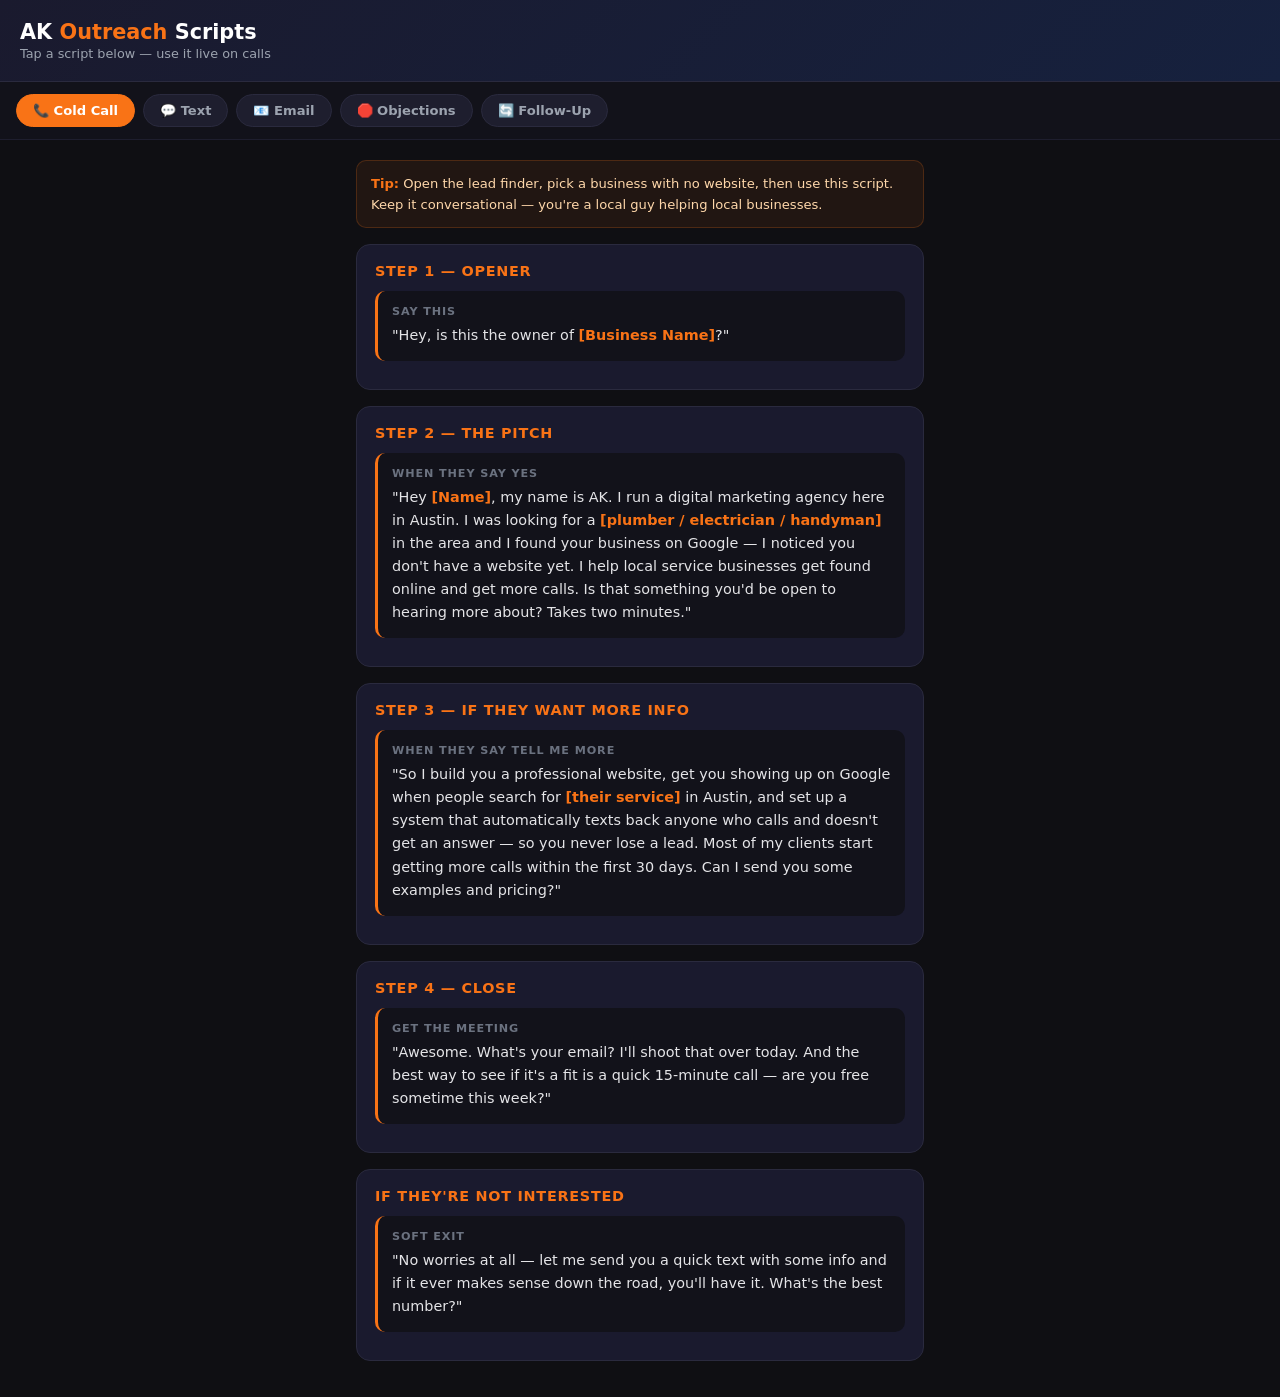
<file: index.html>
<!DOCTYPE html>
<html lang="en">
<head>
  <meta charset="UTF-8"/>
  <meta name="viewport" content="width=device-width, initial-scale=1.0"/>
  <title>AK — Outreach Scripts</title>
  <style>
    * { box-sizing: border-box; margin: 0; padding: 0; }
    body { font-family: 'Segoe UI', system-ui, sans-serif; background: #0f0f13; color: #e4e4e7; font-size: 16px; }

    header { background: linear-gradient(135deg, #1a1a2e, #16213e); padding: 20px; border-bottom: 1px solid #2a2a3e; position: sticky; top: 0; z-index: 10; }
    header h1 { font-size: 1.3rem; font-weight: 700; color: #fff; }
    header h1 span { color: #f97316; }
    header p { color: #9ca3af; font-size: 0.8rem; margin-top: 2px; }

    .tabs { display: flex; overflow-x: auto; gap: 8px; padding: 12px 16px; background: #12121a; border-bottom: 1px solid #1e1e2e; scrollbar-width: none; }
    .tabs::-webkit-scrollbar { display: none; }
    .tab { flex-shrink: 0; padding: 8px 16px; border-radius: 20px; font-size: 0.82rem; font-weight: 600; cursor: pointer; border: 1px solid #2a2a3e; background: #1e1e2e; color: #9ca3af; transition: all 0.15s; }
    .tab.active { background: #f97316; border-color: #f97316; color: #fff; }

    .content { padding: 20px 16px; max-width: 600px; margin: 0 auto; }

    .section { display: none; }
    .section.active { display: block; }

    .card { background: #1a1a2e; border: 1px solid #2a2a3e; border-radius: 14px; padding: 18px; margin-bottom: 16px; }
    .card h3 { font-size: 0.9rem; font-weight: 700; color: #f97316; text-transform: uppercase; letter-spacing: 0.05em; margin-bottom: 12px; }

    .script-block { background: #12121a; border-radius: 10px; padding: 14px; margin-bottom: 10px; border-left: 3px solid #f97316; }
    .script-block .label { font-size: 0.7rem; font-weight: 700; color: #6b7280; text-transform: uppercase; letter-spacing: 0.08em; margin-bottom: 6px; }
    .script-block p { font-size: 0.9rem; color: #e4e4e7; line-height: 1.6; }
    .script-block p em { color: #f97316; font-style: normal; font-weight: 600; }

    .objection { background: #12121a; border-radius: 10px; padding: 14px; margin-bottom: 10px; }
    .objection .q { font-size: 0.85rem; font-weight: 700; color: #ef4444; margin-bottom: 8px; }
    .objection .a { font-size: 0.85rem; color: #e4e4e7; line-height: 1.6; }

    .timeline { display: flex; flex-direction: column; gap: 10px; }
    .timeline-item { display: flex; gap: 14px; align-items: flex-start; }
    .timeline-dot { width: 32px; height: 32px; border-radius: 50%; background: #f97316; display: flex; align-items: center; justify-content: center; font-size: 0.72rem; font-weight: 800; color: #fff; flex-shrink: 0; }
    .timeline-content h4 { font-size: 0.85rem; font-weight: 700; color: #fff; }
    .timeline-content p { font-size: 0.82rem; color: #9ca3af; margin-top: 3px; line-height: 1.5; }

    .tip { background: rgba(249,115,22,0.08); border: 1px solid rgba(249,115,22,0.2); border-radius: 10px; padding: 12px 14px; font-size: 0.82rem; color: #fed7aa; line-height: 1.6; margin-bottom: 16px; }
    .tip strong { color: #f97316; }
  </style>
</head>
<body>

<header>
  <h1>AK <span>Outreach</span> Scripts</h1>
  <p>Tap a script below — use it live on calls</p>
</header>

<div class="tabs">
  <div class="tab active" onclick="switchTab('call', this)">📞 Cold Call</div>
  <div class="tab" onclick="switchTab('text', this)">💬 Text</div>
  <div class="tab" onclick="switchTab('email', this)">📧 Email</div>
  <div class="tab" onclick="switchTab('objections', this)">🛑 Objections</div>
  <div class="tab" onclick="switchTab('followup', this)">🔄 Follow-Up</div>
</div>

<div class="content">

  <!-- COLD CALL -->
  <div class="section active" id="tab-call">
    <div class="tip"><strong>Tip:</strong> Open the lead finder, pick a business with no website, then use this script. Keep it conversational — you're a local guy helping local businesses.</div>

    <div class="card">
      <h3>Step 1 — Opener</h3>
      <div class="script-block">
        <div class="label">Say this</div>
        <p>"Hey, is this the owner of <em>[Business Name]</em>?"</p>
      </div>
    </div>

    <div class="card">
      <h3>Step 2 — The Pitch</h3>
      <div class="script-block">
        <div class="label">When they say yes</div>
        <p>"Hey <em>[Name]</em>, my name is AK. I run a digital marketing agency here in Austin. I was looking for a <em>[plumber / electrician / handyman]</em> in the area and I found your business on Google — I noticed you don't have a website yet. I help local service businesses get found online and get more calls. Is that something you'd be open to hearing more about? Takes two minutes."</p>
      </div>
    </div>

    <div class="card">
      <h3>Step 3 — If They Want More Info</h3>
      <div class="script-block">
        <div class="label">When they say tell me more</div>
        <p>"So I build you a professional website, get you showing up on Google when people search for <em>[their service]</em> in Austin, and set up a system that automatically texts back anyone who calls and doesn't get an answer — so you never lose a lead. Most of my clients start getting more calls within the first 30 days. Can I send you some examples and pricing?"</p>
      </div>
    </div>

    <div class="card">
      <h3>Step 4 — Close</h3>
      <div class="script-block">
        <div class="label">Get the meeting</div>
        <p>"Awesome. What's your email? I'll shoot that over today. And the best way to see if it's a fit is a quick 15-minute call — are you free sometime this week?"</p>
      </div>
    </div>

    <div class="card">
      <h3>If They're Not Interested</h3>
      <div class="script-block">
        <div class="label">Soft exit</div>
        <p>"No worries at all — let me send you a quick text with some info and if it ever makes sense down the road, you'll have it. What's the best number?"</p>
      </div>
    </div>
  </div>

  <!-- TEXT -->
  <div class="section" id="tab-text">
    <div class="tip"><strong>Tip:</strong> Texts have higher open rates than calls. Send this first, then call if they don't reply in 24 hours.</div>

    <div class="card">
      <h3>First Text</h3>
      <div class="script-block">
        <div class="label">Copy & send</div>
        <p>"Hey <em>[Name]</em>, my name is AK. I help local service businesses in Austin get more customers through websites and Google. I noticed <em>[Business Name]</em> doesn't have a website — I've helped businesses like yours go from 0 to getting consistent calls online. Mind if I send you some examples?"</p>
      </div>
    </div>

    <div class="card">
      <h3>If They Reply Yes</h3>
      <div class="script-block">
        <div class="label">Follow up</div>
        <p>"Awesome! I build professional websites starting at $500, set you up on Google so customers find you, and add an AI system that texts back anyone who calls and doesn't get an answer. Most clients see results in 30 days. Would you be open to a quick 15-min call this week?"</p>
      </div>
    </div>

    <div class="card">
      <h3>No Reply After 2 Days</h3>
      <div class="script-block">
        <div class="label">Follow up text</div>
        <p>"Hey <em>[Name]</em>, just following up on my last message. No pressure — just wanted to make sure you got it. Happy to answer any questions!"</p>
      </div>
    </div>
  </div>

  <!-- EMAIL -->
  <div class="section" id="tab-email">
    <div class="card">
      <h3>Subject Line</h3>
      <div class="script-block">
        <p>More customers for <em>[Business Name]</em> — quick question</p>
      </div>
    </div>

    <div class="card">
      <h3>Email Body</h3>
      <div class="script-block">
        <p>Hi <em>[Name]</em>,<br><br>
        My name is AK and I run a digital marketing agency in Austin focused on local service businesses.<br><br>
        I came across <em>[Business Name]</em> and noticed you don't have a website yet. I specialize in helping businesses like yours get found on Google and turn more calls into paying customers.<br><br>
        Here's what I do:<br>
        • Build a clean, fast website that shows up on Google<br>
        • Set up your Google Business Profile<br>
        • Add an AI system that auto-texts back missed calls<br><br>
        Would you be open to a quick 15-minute call? No pitch, no pressure.<br><br>
        — AK<br>
        AK Digital Services | Austin, TX</p>
      </div>
    </div>
  </div>

  <!-- OBJECTIONS -->
  <div class="section" id="tab-objections">
    <div class="tip"><strong>Tip:</strong> Don't argue. Agree, then redirect. These responses keep the conversation alive.</div>

    <div class="card">
      <h3>Common Objections</h3>

      <div class="objection">
        <div class="q">❝ I already get enough business from referrals ❞</div>
        <div class="a">"That's great — referrals are the best. But what we find is a website makes those referrals close faster. When someone gets referred to you and Googles your name, if nothing comes up, some of them move on. A website just backs up the reputation you already have."</div>
      </div>

      <div class="objection">
        <div class="q">❝ I can't afford it right now ❞</div>
        <div class="a">"I totally get it. The starter site is $500 one time and I offer payment plans. But honestly — what's a typical job worth for you? If one extra customer comes in because of the site, it's already paid for itself."</div>
      </div>

      <div class="objection">
        <div class="q">❝ I'll think about it ❞</div>
        <div class="a">"Of course, no rush. Can I ask — what would need to be true for it to be a yes? Just want to make sure I'm giving you the right info."</div>
      </div>

      <div class="objection">
        <div class="q">❝ I had a bad experience with marketing before ❞</div>
        <div class="a">"I hear that a lot. A lot of agencies overpromise. That's why I offer a first month discount — I want you to see results before you're fully committed. What happened last time?"</div>
      </div>
    </div>
  </div>

  <!-- FOLLOW UP -->
  <div class="section" id="tab-followup">
    <div class="tip"><strong>Tip:</strong> Most sales happen on the 3rd-5th contact. Don't give up after one try.</div>

    <div class="card">
      <h3>14-Day Follow-Up Plan</h3>
      <div class="timeline">
        <div class="timeline-item">
          <div class="timeline-dot">1</div>
          <div class="timeline-content">
            <h4>Day 1 — First Contact</h4>
            <p>Call or text using the main script.</p>
          </div>
        </div>
        <div class="timeline-item">
          <div class="timeline-dot">3</div>
          <div class="timeline-content">
            <h4>Day 3 — Follow-Up</h4>
            <p>"Hey [Name], just following up on my last message. No pressure — happy to answer any questions!"</p>
          </div>
        </div>
        <div class="timeline-item">
          <div class="timeline-dot">7</div>
          <div class="timeline-content">
            <h4>Day 7 — Add Value</h4>
            <p>"Hey [Name], quick tip — claiming your Google Business Profile for free helps you show up in local searches even without a website. Happy to walk you through it at no charge."</p>
          </div>
        </div>
        <div class="timeline-item">
          <div class="timeline-dot">14</div>
          <div class="timeline-content">
            <h4>Day 14 — Close the Loop</h4>
            <p>"Hey [Name], last time I'll reach out, promise. If the timing ever works out, I'd love to help [Business Name] get more customers online. Feel free to reach out anytime. Take care!"</p>
          </div>
        </div>
      </div>
    </div>
  </div>

</div>

<script>
function switchTab(id, el) {
  document.querySelectorAll('.tab').forEach(t => t.classList.remove('active'));
  document.querySelectorAll('.section').forEach(s => s.classList.remove('active'));
  el.classList.add('active');
  document.getElementById('tab-' + id).classList.add('active');
}
</script>
</body>
</html>
</file>
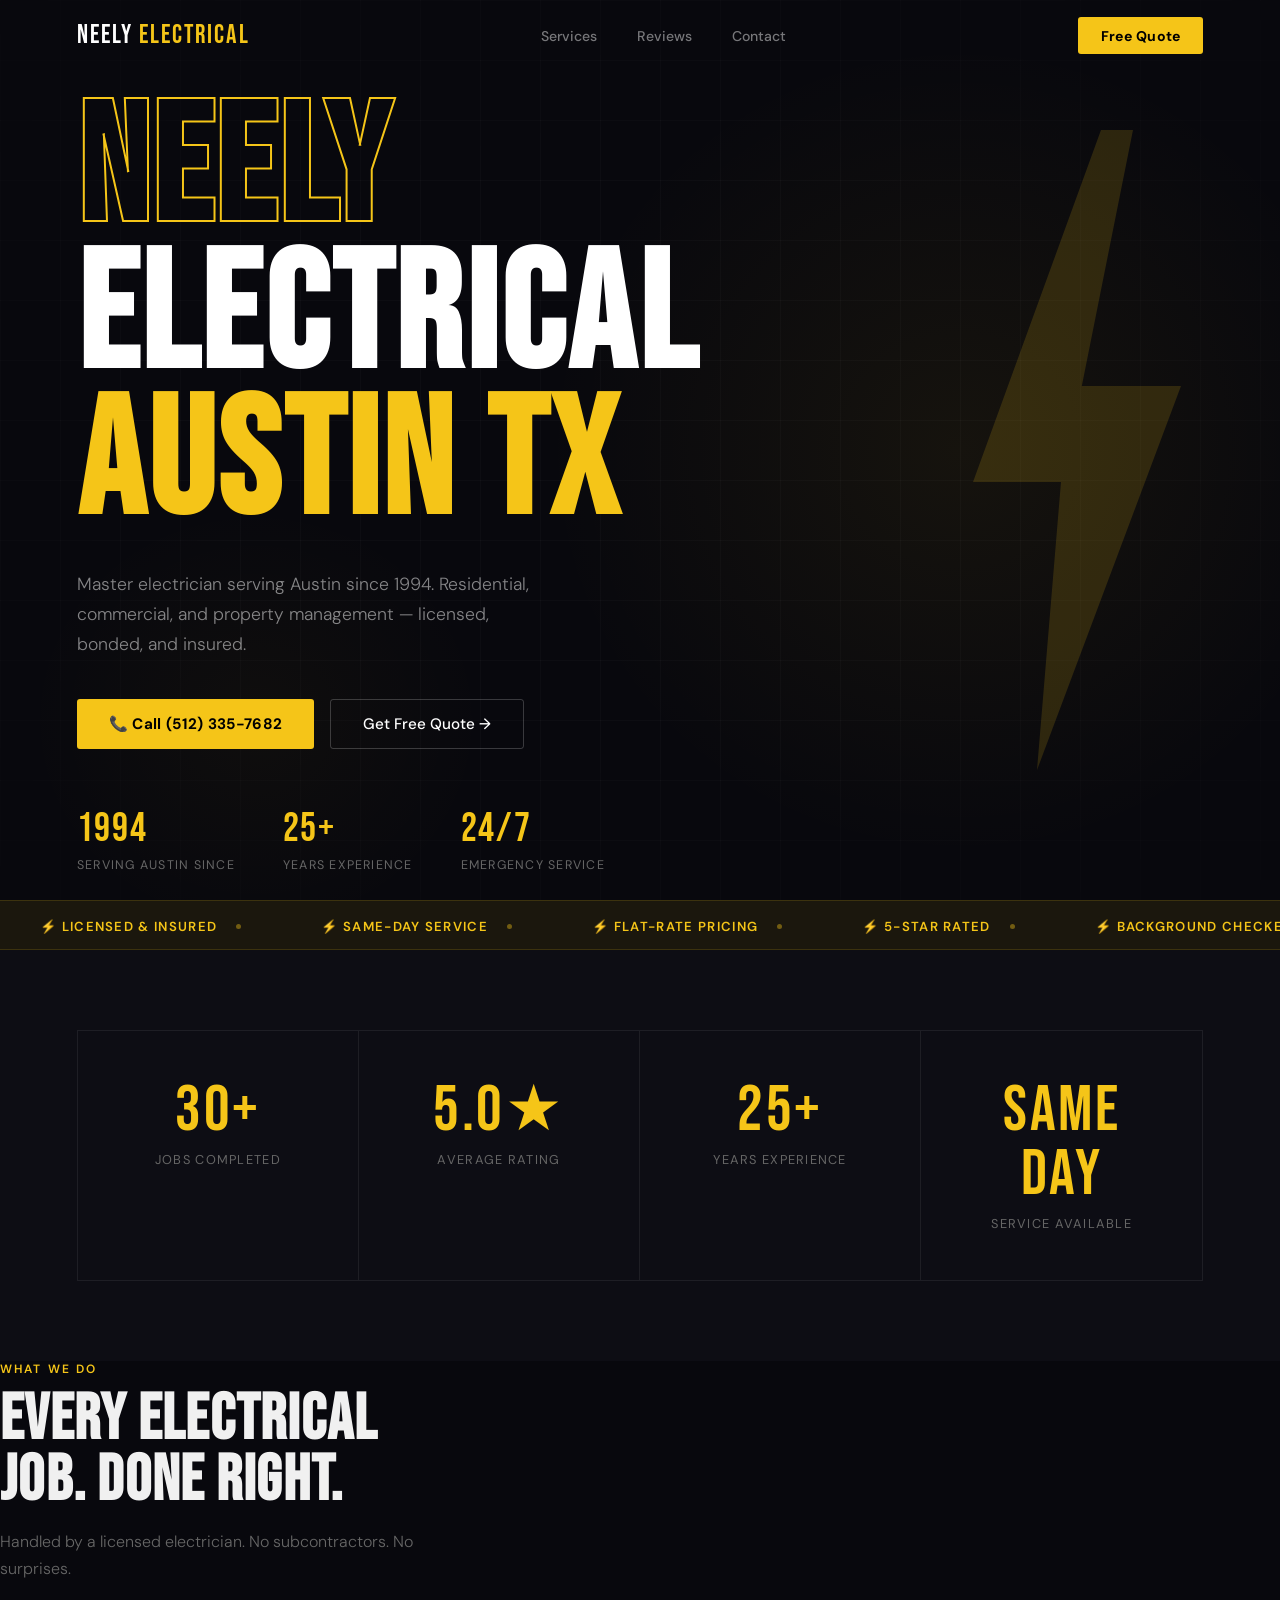
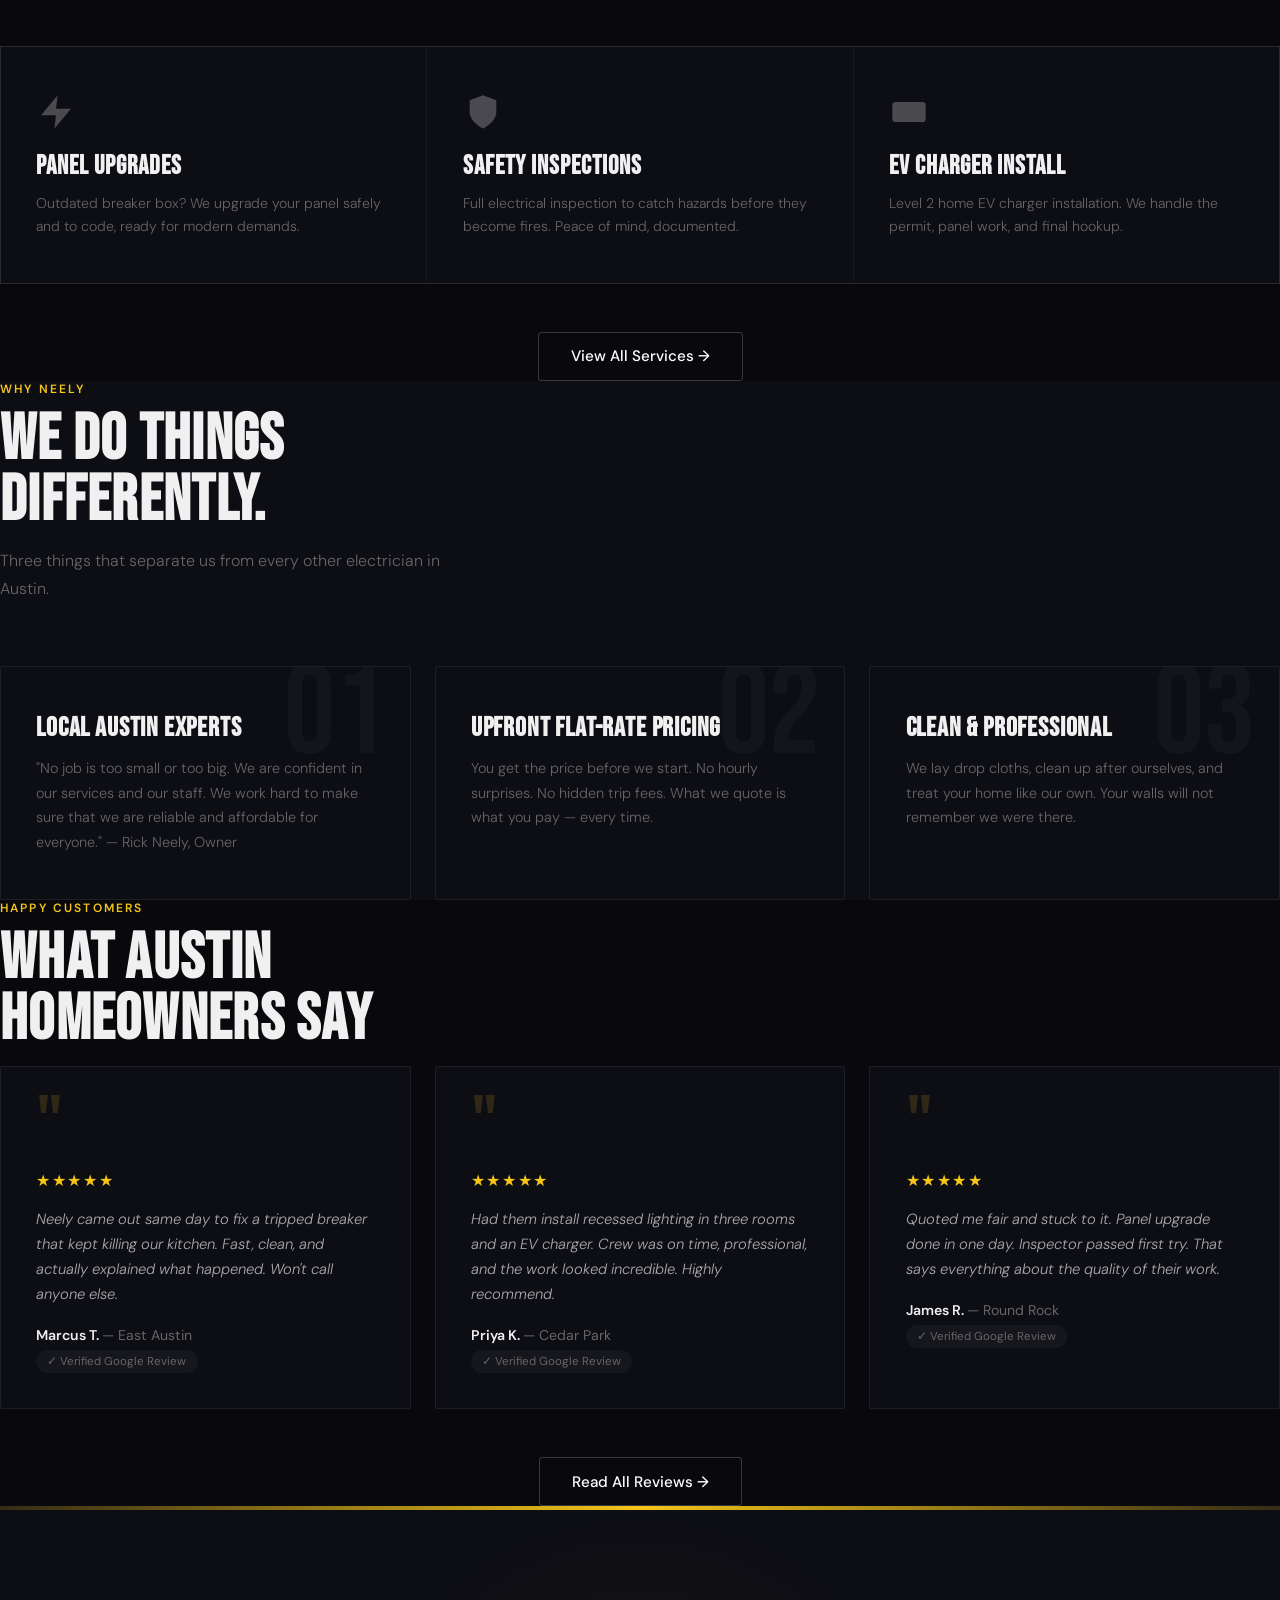
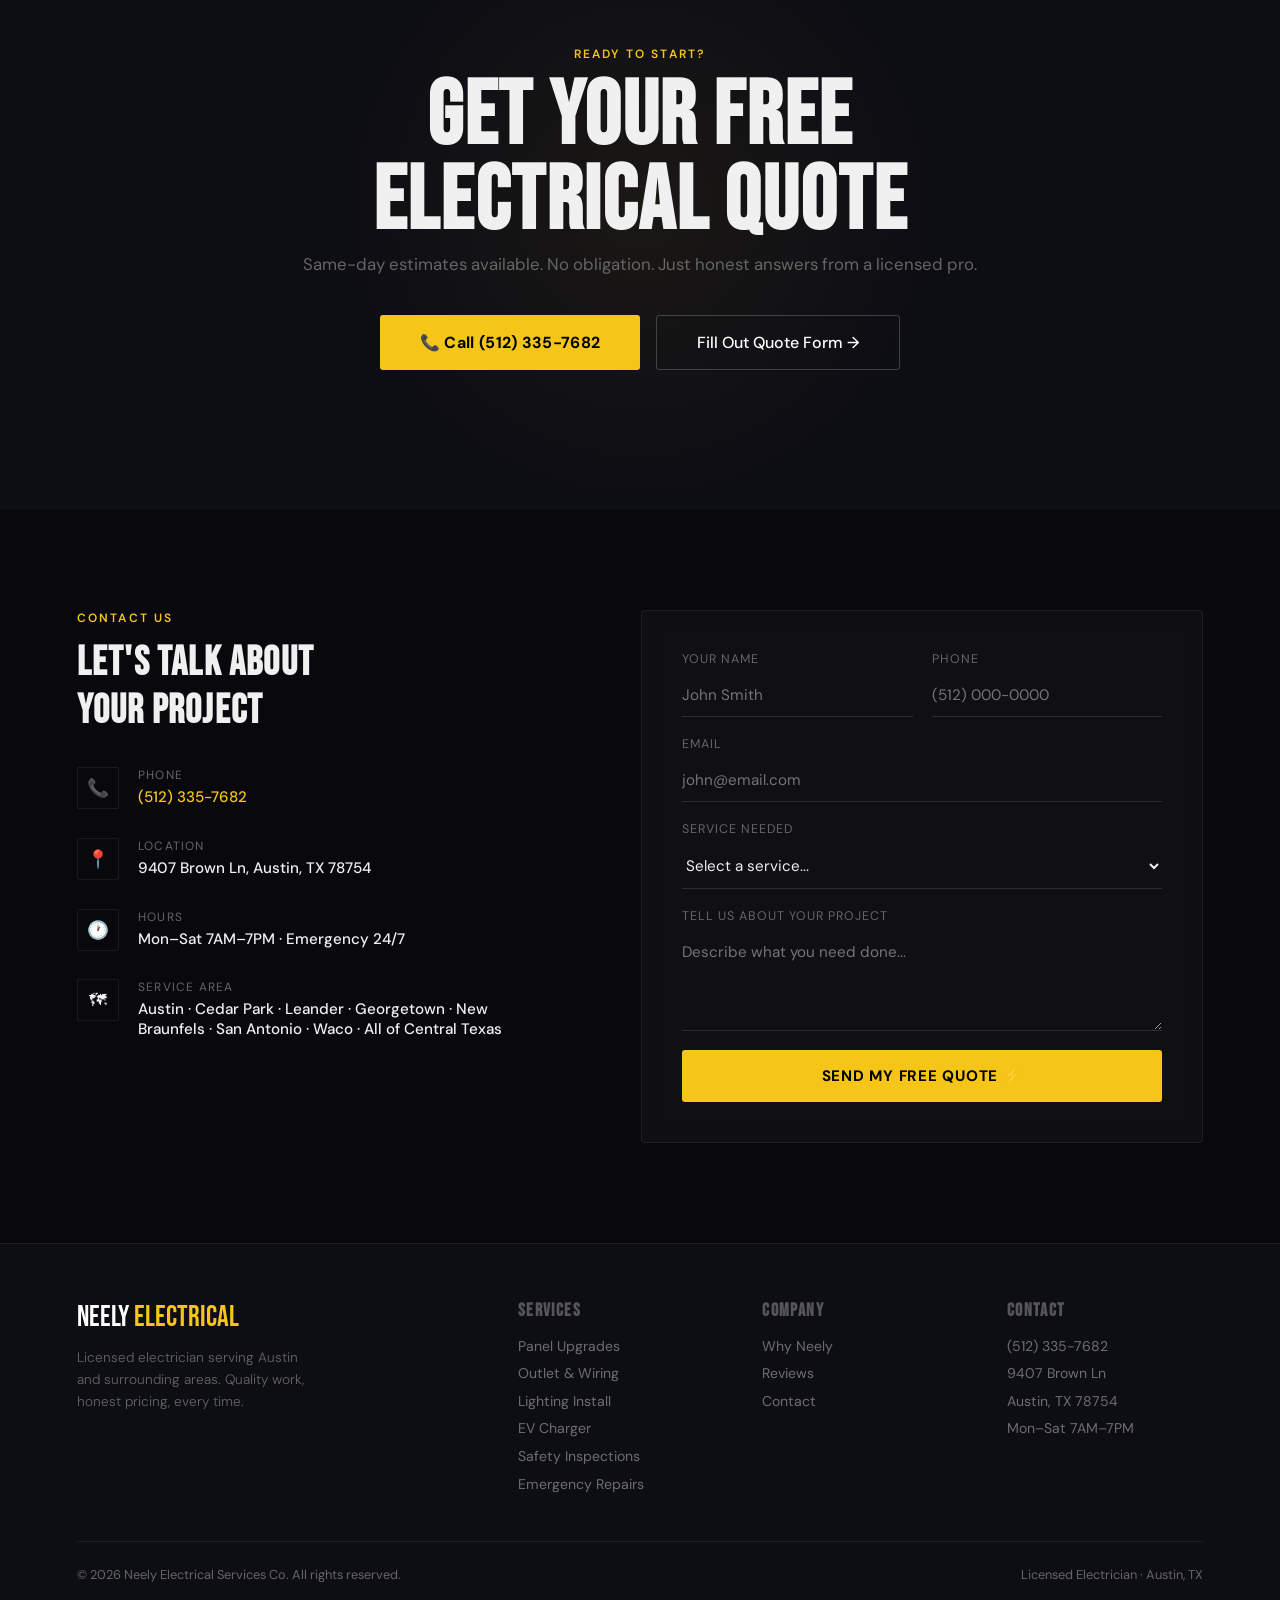
<file: neely/index.html>
<!DOCTYPE html>
<html lang="en">
<head>
<meta charset="UTF-8"/>
<meta name="viewport" content="width=device-width,initial-scale=1.0"/>
<title>Neely Electrical Services Co | Licensed Electrician Austin, TX</title>
<meta name="description" content="Austin's trusted licensed electrician. Panel upgrades, EV chargers, same-day service. Call (512) 335-7682 for a free quote."/>
<link rel="preconnect" href="https://fonts.googleapis.com"/>
<link rel="preconnect" href="https://fonts.gstatic.com" crossorigin/>
<link href="https://fonts.googleapis.com/css2?family=Bebas+Neue&family=DM+Sans:ital,wght@0,300;0,400;0,500;0,600;1,300&display=swap" rel="stylesheet"/>
<link rel="stylesheet" href="style.css"/>
</head>
<body>

<nav id="nav">
  <a href="index.html" class="nav-logo">NEELY <span>ELECTRICAL</span></a>
  <ul class="nav-links" id="nav-links">
    <li><a href="services.html">Services</a></li>
    <li><a href="reviews.html">Reviews</a></li>
    <li><a href="index.html#contact">Contact</a></li>
  </ul>
  <a href="tel:5123357682" class="nav-cta">Free Quote</a>
  <button class="nav-burger" onclick="document.getElementById('nav-links').classList.toggle('open')" aria-label="Menu">
    <span></span><span></span><span></span>
  </button>
</nav>

<!-- HERO -->
<section class="hero" id="home">
  <div class="hero-bg"></div>
  <div class="hero-grid"></div>
  <svg class="hero-bolt" viewBox="0 0 200 400" fill="none" xmlns="http://www.w3.org/2000/svg">
    <polygon points="120,0 40,220 95,220 80,400 170,160 108,160 140,0" fill="#f5c518"/>
  </svg>
  <div class="hero-content">
    <h1>
      <span class="h1-outline">NEELY</span>
      <span class="h1-solid">ELECTRICAL</span>
      <span class="h1-gold">AUSTIN TX</span>
    </h1>
    <p class="hero-sub">Master electrician serving Austin since 1994. Residential, commercial, and property management — licensed, bonded, and insured.</p>
    <div class="hero-ctas">
      <a href="tel:5123357682" class="btn-primary">📞 Call (512) 335-7682</a>
      <a href="index.html#contact" class="btn-ghost">Get Free Quote →</a>
    </div>
    <div class="hero-stats">
      <div><span class="hero-stat-num">1994</span><span class="hero-stat-label">Serving Austin Since</span></div>
      <div><span class="hero-stat-num">25+</span><span class="hero-stat-label">Years Experience</span></div>
      <div><span class="hero-stat-num">24/7</span><span class="hero-stat-label">Emergency Service</span></div>
    </div>
  </div>
</section>

<!-- MARQUEE -->
<div class="marquee-wrap">
  <div class="marquee-track">
    <span class="marquee-item">⚡ Licensed &amp; Insured<span class="marquee-dot"></span></span>
    <span class="marquee-item">⚡ Same-Day Service<span class="marquee-dot"></span></span>
    <span class="marquee-item">⚡ Flat-Rate Pricing<span class="marquee-dot"></span></span>
    <span class="marquee-item">⚡ 5-Star Rated<span class="marquee-dot"></span></span>
    <span class="marquee-item">⚡ Background Checked<span class="marquee-dot"></span></span>
    <span class="marquee-item">⚡ Austin Local<span class="marquee-dot"></span></span>
    <span class="marquee-item">⚡ Licensed &amp; Insured<span class="marquee-dot"></span></span>
    <span class="marquee-item">⚡ Same-Day Service<span class="marquee-dot"></span></span>
    <span class="marquee-item">⚡ Flat-Rate Pricing<span class="marquee-dot"></span></span>
    <span class="marquee-item">⚡ 5-Star Rated<span class="marquee-dot"></span></span>
    <span class="marquee-item">⚡ Background Checked<span class="marquee-dot"></span></span>
    <span class="marquee-item">⚡ Austin Local<span class="marquee-dot"></span></span>
  </div>
</div>

<!-- STATS -->
<div class="stats-section">
  <div class="stats-grid reveal">
    <div class="stat-block"><span class="stat-num" data-count="30">0</span><div class="stat-label">Jobs Completed</div></div>
    <div class="stat-block"><span class="stat-num">5.0★</span><div class="stat-label">Average Rating</div></div>
    <div class="stat-block"><span class="stat-num">25+</span><div class="stat-label">Years Experience</div></div>
    <div class="stat-block"><span class="stat-num">Same Day</span><div class="stat-label">Service Available</div></div>
  </div>
</div>

<!-- SERVICES PREVIEW -->
<section class="services-section" id="services">
  <div class="section-eyebrow reveal">What We Do</div>
  <h2 class="section-title reveal">Every Electrical<br/>Job. Done Right.</h2>
  <p class="section-sub reveal">Handled by a licensed electrician. No subcontractors. No surprises.</p>
  <div class="services-grid reveal">
    <div class="service-card">
      <svg class="svc-icon" width="40" height="40" viewBox="0 0 24 24" fill="currentColor"><path d="M13 2L3 14h9l-1 8 10-12h-9l1-8z"/></svg>
      <h3>Panel Upgrades</h3>
      <p>Outdated breaker box? We upgrade your panel safely and to code, ready for modern demands.</p>
    </div>
    <div class="service-card">
      <svg class="svc-icon" width="40" height="40" viewBox="0 0 24 24" fill="currentColor"><path d="M12 22s8-4 8-10V5l-8-3-8 3v7c0 6 8 10 8 10z"/></svg>
      <h3>Safety Inspections</h3>
      <p>Full electrical inspection to catch hazards before they become fires. Peace of mind, documented.</p>
    </div>
    <div class="service-card">
      <svg class="svc-icon" width="40" height="40" viewBox="0 0 24 24" fill="currentColor"><rect x="2" y="6" width="20" height="12" rx="2"/><path d="M12 12h5"/></svg>
      <h3>EV Charger Install</h3>
      <p>Level 2 home EV charger installation. We handle the permit, panel work, and final hookup.</p>
    </div>
  </div>
  <div style="text-align:center;margin-top:3rem" class="reveal">
    <a href="services.html" class="btn-ghost">View All Services →</a>
  </div>
</section>

<!-- WHY US -->
<section class="why-section" id="why">
  <div class="section-eyebrow reveal">Why Neely</div>
  <h2 class="section-title reveal">We Do Things<br/>Differently.</h2>
  <p class="section-sub reveal">Three things that separate us from every other electrician in Austin.</p>
  <div class="why-grid">
    <div class="why-card reveal">
      <div class="why-ghost-num">01</div>
      <h3>Local Austin Experts</h3>
      <p>"No job is too small or too big. We are confident in our services and our staff. We work hard to make sure that we are reliable and affordable for everyone." — Rick Neely, Owner</p>
    </div>
    <div class="why-card reveal">
      <div class="why-ghost-num">02</div>
      <h3>Upfront Flat-Rate Pricing</h3>
      <p>You get the price before we start. No hourly surprises. No hidden trip fees. What we quote is what you pay — every time.</p>
    </div>
    <div class="why-card reveal">
      <div class="why-ghost-num">03</div>
      <h3>Clean &amp; Professional</h3>
      <p>We lay drop cloths, clean up after ourselves, and treat your home like our own. Your walls will not remember we were there.</p>
    </div>
  </div>
</section>

<!-- REVIEWS PREVIEW -->
<section class="reviews-section">
  <div class="section-eyebrow reveal">Happy Customers</div>
  <h2 class="section-title reveal">What Austin<br/>Homeowners Say</h2>
  <div class="reviews-grid">
    <div class="review-card reveal">
      <span class="review-quote">"</span>
      <div class="review-stars">★★★★★</div>
      <p>Neely came out same day to fix a tripped breaker that kept killing our kitchen. Fast, clean, and actually explained what happened. Won't call anyone else.</p>
      <div class="review-author">Marcus T. <span>— East Austin</span></div>
      <span class="review-badge">✓ Verified Google Review</span>
    </div>
    <div class="review-card reveal">
      <span class="review-quote">"</span>
      <div class="review-stars">★★★★★</div>
      <p>Had them install recessed lighting in three rooms and an EV charger. Crew was on time, professional, and the work looked incredible. Highly recommend.</p>
      <div class="review-author">Priya K. <span>— Cedar Park</span></div>
      <span class="review-badge">✓ Verified Google Review</span>
    </div>
    <div class="review-card reveal">
      <span class="review-quote">"</span>
      <div class="review-stars">★★★★★</div>
      <p>Quoted me fair and stuck to it. Panel upgrade done in one day. Inspector passed first try. That says everything about the quality of their work.</p>
      <div class="review-author">James R. <span>— Round Rock</span></div>
      <span class="review-badge">✓ Verified Google Review</span>
    </div>
  </div>
  <div style="text-align:center;margin-top:3rem" class="reveal">
    <a href="reviews.html" class="btn-ghost">Read All Reviews →</a>
  </div>
</section>

<!-- CTA -->
<section class="cta-section">
  <div class="cta-diagonal"></div>
  <div class="cta-glow"></div>
  <div style="position:relative;z-index:2">
    <div class="section-eyebrow">Ready To Start?</div>
    <h2 class="section-title">Get Your Free<br/>Electrical Quote</h2>
    <p>Same-day estimates available. No obligation. Just honest answers from a licensed pro.</p>
    <div class="cta-btns">
      <a href="tel:5123357682" class="btn-primary" style="font-size:1rem;padding:1rem 2.5rem">📞 Call (512) 335-7682</a>
      <a href="#contact" class="btn-ghost" style="font-size:1rem;padding:1rem 2.5rem">Fill Out Quote Form →</a>
    </div>
  </div>
</section>

<!-- CONTACT -->
<section class="contact-section" id="contact">
  <div class="contact-grid">
    <div>
      <div class="section-eyebrow reveal">Contact Us</div>
      <div class="contact-info">
        <h3>Let's Talk About<br/>Your Project</h3>
        <div class="contact-row"><div class="contact-icon">📞</div><div><div class="contact-label">Phone</div><div class="contact-val"><a href="tel:5123357682">(512) 335-7682</a></div></div></div>
        <div class="contact-row"><div class="contact-icon">📍</div><div><div class="contact-label">Location</div><div class="contact-val">9407 Brown Ln, Austin, TX 78754</div></div></div>
        <div class="contact-row"><div class="contact-icon">🕐</div><div><div class="contact-label">Hours</div><div class="contact-val">Mon–Sat 7AM–7PM · Emergency 24/7</div></div></div>
        <div class="contact-row"><div class="contact-icon">🗺</div><div><div class="contact-label">Service Area</div><div class="contact-val">Austin · Cedar Park · Leander · Georgetown · New Braunfels · San Antonio · Waco · All of Central Texas</div></div></div>
      </div>
    </div>
    <div class="contact-form-wrap reveal">
      <form action="#" method="POST">
        <div class="form-row">
          <div class="form-group"><label>Your Name</label><input type="text" name="name" placeholder="John Smith" required/></div>
          <div class="form-group"><label>Phone</label><input type="tel" name="phone" placeholder="(512) 000-0000" required/></div>
        </div>
        <div class="form-group"><label>Email</label><input type="email" name="email" placeholder="john@email.com"/></div>
        <div class="form-group">
          <label>Service Needed</label>
          <select name="service" required>
            <option value="" disabled selected>Select a service...</option>
            <option>Panel Upgrade</option><option>Outlet &amp; Wiring</option>
            <option>Lighting Installation</option><option>EV Charger Install</option>
            <option>Safety Inspection</option><option>Emergency Repair</option><option>Other</option>
          </select>
        </div>
        <div class="form-group"><label>Tell Us About Your Project</label><textarea name="message" placeholder="Describe what you need done..."></textarea></div>
        <button type="submit" class="btn-submit">Send My Free Quote ⚡</button>
      </form>
    </div>
  </div>
</section>

<footer>
  <div class="footer-grid">
    <div>
      <div class="footer-logo">NEELY <span>ELECTRICAL</span></div>
      <p class="footer-tagline">Licensed electrician serving Austin and surrounding areas. Quality work, honest pricing, every time.</p>
    </div>
    <div class="footer-col"><h4>Services</h4><ul>
      <li><a href="services.html">Panel Upgrades</a></li><li><a href="services.html">Outlet &amp; Wiring</a></li>
      <li><a href="services.html">Lighting Install</a></li><li><a href="services.html">EV Charger</a></li>
      <li><a href="services.html">Safety Inspections</a></li><li><a href="services.html">Emergency Repairs</a></li>
    </ul></div>
    <div class="footer-col"><h4>Company</h4><ul>
      <li><a href="index.html#why">Why Neely</a></li>
      <li><a href="reviews.html">Reviews</a></li>
      <li><a href="index.html#contact">Contact</a></li>
    </ul></div>
    <div class="footer-col"><h4>Contact</h4><ul>
      <li><a href="tel:5123357682">(512) 335-7682</a></li>
      <li>9407 Brown Ln</li><li>Austin, TX 78754</li><li>Mon–Sat 7AM–7PM</li>
    </ul></div>
  </div>
  <div class="footer-bottom">
    <p>© 2026 Neely Electrical Services Co. All rights reserved.</p>
    <p>Licensed Electrician · Austin, TX</p>
  </div>
</footer>

<script src="main.js"></script>
</body>
</html>
</file>
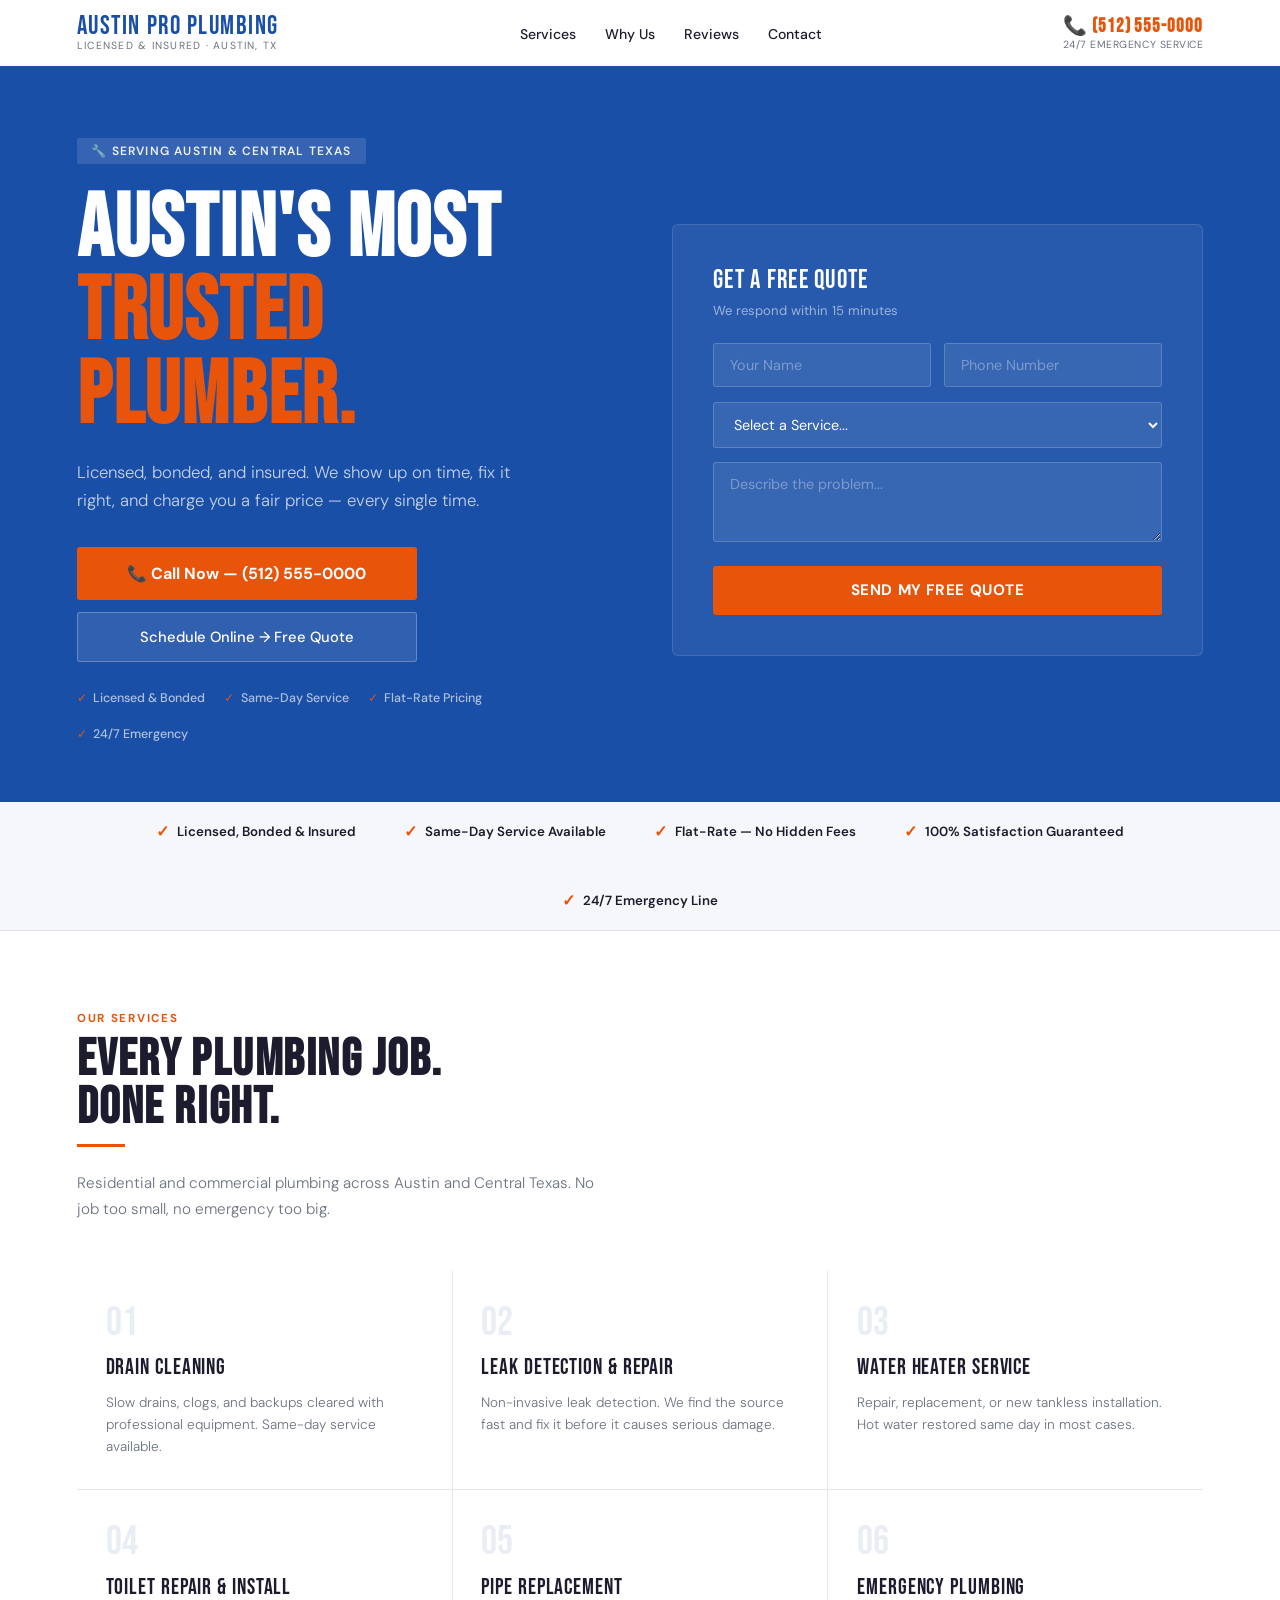
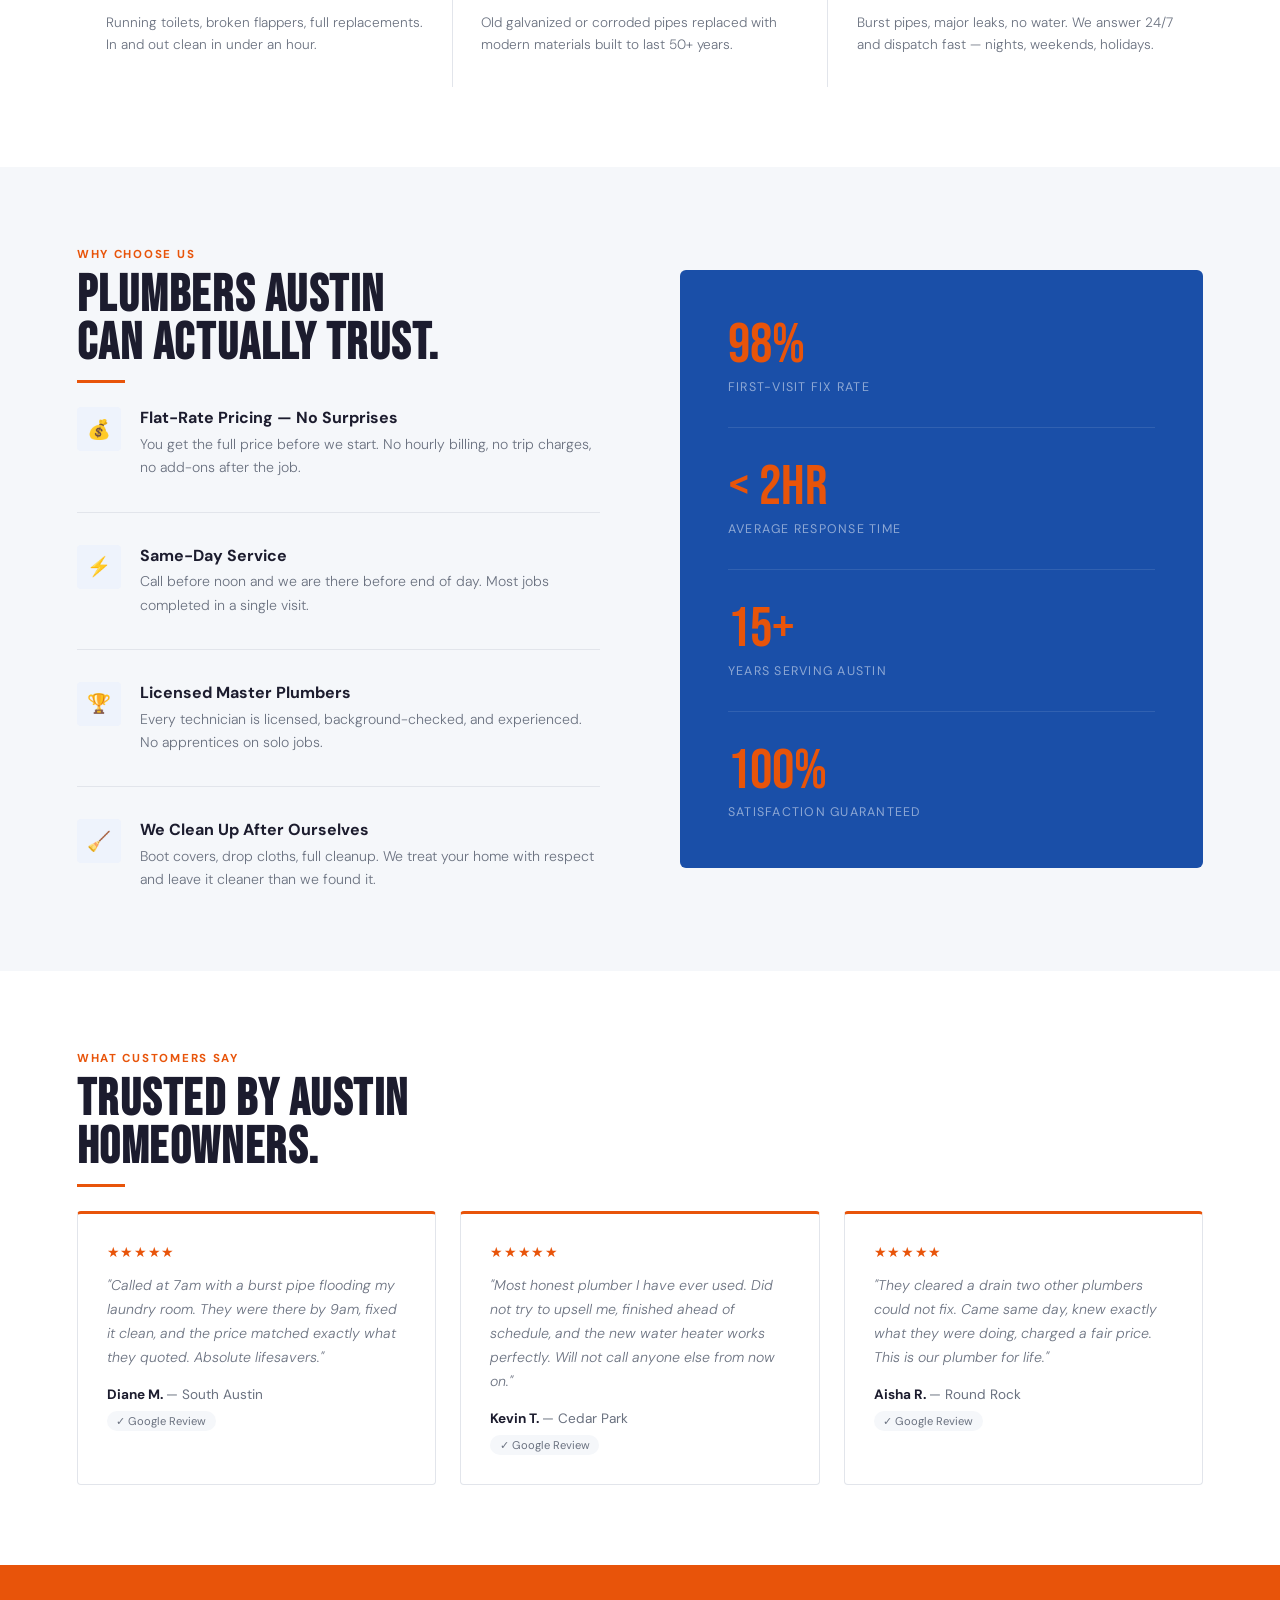
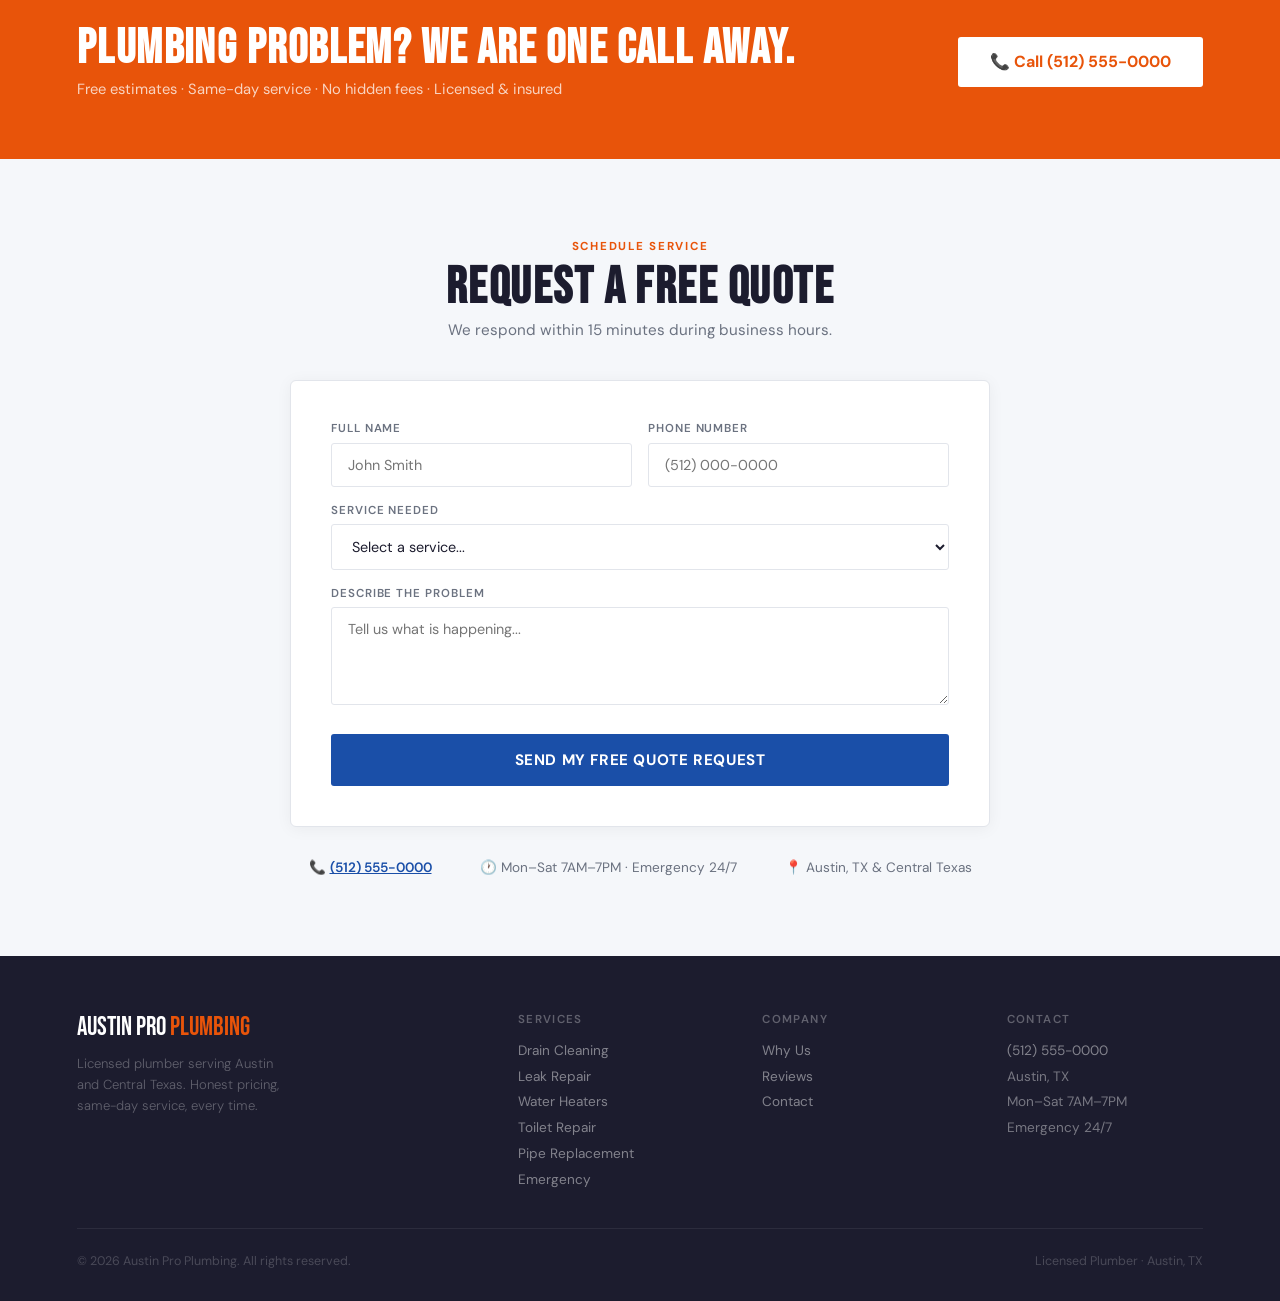
<file: plumbing/index.html>
<!DOCTYPE html>
<html lang="en">
<head>
<meta charset="UTF-8"/>
<meta name="viewport" content="width=device-width,initial-scale=1.0"/>
<title>Austin Pro Plumbing | Licensed Plumber Austin, TX</title>
<meta name="description" content="Austin's trusted licensed plumber. Drain cleaning, leak repair, water heaters, same-day service. Call for a free quote."/>
<link rel="preconnect" href="https://fonts.googleapis.com"/>
<link rel="preconnect" href="https://fonts.gstatic.com" crossorigin/>
<link href="https://fonts.googleapis.com/css2?family=Bebas+Neue&family=DM+Sans:wght@300;400;500;600;700&display=swap" rel="stylesheet"/>
<style>
*,*::before,*::after{box-sizing:border-box;margin:0;padding:0}
:root{
  --blue:#1a4fa8;--blue2:#153d85;--blue-light:#eef3fc;
  --orange:#e8540a;--orange2:#c44508;
  --text:#1c1c2e;--muted:#6b7280;--light:#f5f7fa;--border:#e2e5eb;--white:#fff;
}
html{scroll-behavior:smooth}
body{font-family:'DM Sans',sans-serif;background:#fff;color:var(--text);overflow-x:hidden;font-size:16px}

/* NAV */
nav{
  position:sticky;top:0;z-index:100;background:#fff;
  border-bottom:2px solid var(--blue);
  display:flex;align-items:center;justify-content:space-between;
  padding:0 6%;height:68px;
}
.nav-logo{text-decoration:none;display:flex;flex-direction:column}
.nav-logo-main{font-family:'Bebas Neue',cursive;font-size:1.6rem;letter-spacing:.06em;color:var(--blue);line-height:1}
.nav-logo-sub{font-size:.65rem;color:var(--muted);letter-spacing:.12em;text-transform:uppercase}
.nav-phone{
  display:flex;align-items:center;gap:.5rem;
  font-size:1.2rem;font-weight:700;color:var(--orange);text-decoration:none;
  font-family:'Bebas Neue',cursive;letter-spacing:.05em;
}
.nav-phone-sub{font-size:.65rem;color:var(--muted);font-family:'DM Sans',sans-serif;font-weight:400;letter-spacing:.05em;text-transform:uppercase;text-align:right;line-height:1.3}
.nav-right{display:flex;align-items:center;gap:2rem}
.nav-links{display:flex;gap:1.8rem;list-style:none}
.nav-links a{color:var(--text);text-decoration:none;font-size:.88rem;font-weight:500;transition:color .2s;padding:.25rem 0;border-bottom:2px solid transparent}
.nav-links a:hover{color:var(--blue);border-color:var(--blue)}
.nav-burger{display:none;flex-direction:column;gap:5px;background:none;border:none;cursor:pointer}
.nav-burger span{display:block;width:22px;height:2px;background:var(--text)}

/* HERO */
.hero{
  background:var(--blue);
  padding:70px 6% 60px;
  display:grid;grid-template-columns:1fr 1fr;gap:4rem;align-items:center;
}
.hero-left{}
.hero-eyebrow{
  display:inline-flex;align-items:center;gap:.5rem;
  background:rgba(255,255,255,.12);color:rgba(255,255,255,.9);
  padding:.3rem .9rem;border-radius:2px;
  font-size:.75rem;font-weight:600;letter-spacing:.1em;text-transform:uppercase;
  margin-bottom:1.5rem;
}
.hero h1{
  font-family:'Bebas Neue',cursive;
  font-size:clamp(3rem,7vw,5.5rem);
  color:#fff;line-height:.95;letter-spacing:.02em;margin-bottom:1.2rem;
}
.hero h1 em{color:var(--orange);font-style:normal;display:block}
.hero-desc{
  font-size:1.05rem;color:rgba(255,255,255,.75);
  font-weight:300;line-height:1.7;margin-bottom:2rem;max-width:440px;
}
.hero-cta-group{display:flex;flex-direction:column;gap:.8rem;max-width:340px}
.btn-cta-main{
  display:flex;align-items:center;justify-content:center;gap:.6rem;
  background:var(--orange);color:#fff;padding:1rem 1.5rem;
  border-radius:3px;font-weight:700;font-size:1rem;text-decoration:none;
  transition:all .2s;text-align:center;
}
.btn-cta-main:hover{background:var(--orange2);transform:translateY(-1px)}
.btn-cta-sec{
  display:flex;align-items:center;justify-content:center;gap:.6rem;
  background:rgba(255,255,255,.1);border:1px solid rgba(255,255,255,.25);
  color:#fff;padding:.85rem 1.5rem;border-radius:3px;
  font-weight:500;font-size:.92rem;text-decoration:none;transition:all .2s;
}
.btn-cta-sec:hover{background:rgba(255,255,255,.18)}
.hero-trust{display:flex;flex-wrap:wrap;gap:1.2rem;margin-top:1.8rem}
.hero-trust-item{display:flex;align-items:center;gap:.4rem;font-size:.78rem;color:rgba(255,255,255,.65);font-weight:500}
.hero-trust-item span{color:var(--orange)}

.hero-right{
  background:rgba(255,255,255,.06);border:1px solid rgba(255,255,255,.12);
  border-radius:6px;padding:2.5rem;
}
.hero-form-title{font-family:'Bebas Neue',cursive;font-size:1.6rem;color:#fff;letter-spacing:.05em;margin-bottom:.4rem}
.hero-form-sub{font-size:.82rem;color:rgba(255,255,255,.55);margin-bottom:1.5rem}
.hf-group{margin-bottom:.9rem}
.hf-group input,.hf-group select,.hf-group textarea{
  width:100%;background:rgba(255,255,255,.08);border:1px solid rgba(255,255,255,.18);
  color:#fff;padding:.75rem 1rem;border-radius:3px;
  font-family:'DM Sans',sans-serif;font-size:.9rem;outline:none;transition:border-color .2s;
}
.hf-group input::placeholder,.hf-group textarea::placeholder{color:rgba(255,255,255,.35)}
.hf-group input:focus,.hf-group select:focus,.hf-group textarea:focus{border-color:rgba(255,255,255,.5)}
.hf-group select option{background:var(--blue);color:#fff}
.hf-row{display:grid;grid-template-columns:1fr 1fr;gap:.8rem}
.btn-form-submit{
  width:100%;background:var(--orange);color:#fff;padding:.9rem;
  font-family:'DM Sans',sans-serif;font-size:.95rem;font-weight:700;
  border:none;border-radius:3px;cursor:pointer;letter-spacing:.04em;
  text-transform:uppercase;transition:background .2s;margin-top:.3rem;
}
.btn-form-submit:hover{background:var(--orange2)}

/* TRUST STRIPE */
.trust-stripe{
  background:var(--light);border-bottom:1px solid var(--border);
  padding:1.2rem 6%;display:flex;justify-content:center;gap:3rem;flex-wrap:wrap;
}
.trust-stripe-item{
  display:flex;align-items:center;gap:.5rem;
  font-size:.83rem;font-weight:600;color:var(--text);
}
.trust-stripe-item .icon{color:var(--orange);font-size:1rem}

/* SECTIONS */
.section{padding:80px 6%}
.section-white{background:#fff}
.section-light{background:var(--light)}
.eyebrow{font-size:.72rem;font-weight:700;color:var(--orange);letter-spacing:.15em;text-transform:uppercase;margin-bottom:.6rem;display:block}
.h2{font-family:'Bebas Neue',cursive;font-size:clamp(2.2rem,4vw,3.2rem);line-height:.95;letter-spacing:.03em;color:var(--text);margin-bottom:.7rem}
.section-p{color:var(--muted);font-size:.95rem;font-weight:300;line-height:1.7;max-width:520px;margin-bottom:3rem}
.divider{width:48px;height:3px;background:var(--orange);margin-bottom:1.5rem}

/* SERVICES */
.services-grid{display:grid;grid-template-columns:repeat(3,1fr);gap:1px;background:var(--border)}
.svc-card{
  background:#fff;padding:2rem 1.8rem;
  transition:background .2s;
  display:flex;flex-direction:column;gap:.7rem;
}
.svc-card:hover{background:var(--blue-light)}
.svc-card:hover .svc-h{color:var(--blue)}
.svc-num{font-family:'Bebas Neue',cursive;font-size:2.5rem;color:rgba(26,79,168,.1);line-height:1}
.svc-h{font-family:'Bebas Neue',cursive;font-size:1.4rem;letter-spacing:.04em;color:var(--text);transition:color .2s}
.svc-p{font-size:.85rem;color:var(--muted);font-weight:300;line-height:1.6}

/* WHY */
.why-grid{display:grid;grid-template-columns:1fr 1fr;gap:5rem;align-items:center}
.why-list{display:flex;flex-direction:column;gap:2rem}
.why-item{display:flex;gap:1.2rem;padding-bottom:2rem;border-bottom:1px solid var(--border)}
.why-item:last-child{border-bottom:none;padding-bottom:0}
.why-icon{width:44px;height:44px;background:var(--blue-light);border-radius:4px;display:flex;align-items:center;justify-content:center;flex-shrink:0;font-size:1.2rem}
.why-h{font-weight:700;font-size:1rem;color:var(--text);margin-bottom:.3rem}
.why-p{font-size:.88rem;color:var(--muted);font-weight:300;line-height:1.65}
.why-callout{
  background:var(--blue);border-radius:6px;padding:3rem;
  display:flex;flex-direction:column;gap:2rem;
}
.why-stat{padding-bottom:2rem;border-bottom:1px solid rgba(255,255,255,.1)}
.why-stat:last-child{padding-bottom:0;border-bottom:none}
.why-stat-num{font-family:'Bebas Neue',cursive;font-size:3.5rem;color:var(--orange);display:block;line-height:1}
.why-stat-label{font-size:.78rem;color:rgba(255,255,255,.5);text-transform:uppercase;letter-spacing:.1em;margin-top:.3rem}

/* REVIEWS */
.reviews-grid{display:grid;grid-template-columns:repeat(3,1fr);gap:1.5rem}
.rv-card{
  background:#fff;border:1px solid var(--border);
  border-radius:4px;padding:1.8rem;
  border-top:3px solid var(--orange);
  transition:box-shadow .2s;
}
.rv-card:hover{box-shadow:0 6px 24px rgba(0,0,0,.07)}
.rv-stars{color:var(--orange);font-size:.9rem;letter-spacing:.05em;margin-bottom:.8rem}
.rv-text{font-size:.88rem;color:var(--muted);font-style:italic;font-weight:300;line-height:1.7;margin-bottom:1rem}
.rv-author{font-weight:700;font-size:.85rem;color:var(--text)}
.rv-author span{color:var(--muted);font-weight:400}
.rv-badge{display:inline-block;margin-top:.5rem;font-size:.7rem;color:var(--muted);background:var(--light);padding:.2rem .6rem;border-radius:100px}

/* CTA BAR */
.cta-bar{
  background:var(--orange);padding:60px 6%;
  display:flex;align-items:center;justify-content:space-between;gap:2rem;flex-wrap:wrap;
}
.cta-bar-left h2{font-family:'Bebas Neue',cursive;font-size:clamp(1.8rem,4vw,3rem);color:#fff;letter-spacing:.03em;line-height:1}
.cta-bar-left p{color:rgba(255,255,255,.75);font-size:.92rem;margin-top:.4rem}
.btn-cta-white{
  display:inline-flex;align-items:center;gap:.5rem;white-space:nowrap;
  background:#fff;color:var(--orange);padding:.9rem 2rem;
  border-radius:3px;font-weight:700;font-size:1rem;text-decoration:none;
  transition:all .2s;flex-shrink:0;
}
.btn-cta-white:hover{transform:translateY(-2px);box-shadow:0 8px 24px rgba(0,0,0,.2)}

/* FOOTER */
footer{background:var(--text);padding:3.5rem 6% 2rem}
.footer-grid{display:grid;grid-template-columns:2fr 1fr 1fr 1fr;gap:3rem;margin-bottom:2.5rem}
.footer-logo{font-family:'Bebas Neue',cursive;font-size:1.6rem;color:#fff;margin-bottom:.6rem}
.footer-logo span{color:var(--orange)}
.footer-tagline{font-size:.82rem;color:rgba(255,255,255,.3);font-weight:300;line-height:1.6;max-width:220px}
.footer-col h4{font-size:.72rem;color:rgba(255,255,255,.3);letter-spacing:.12em;text-transform:uppercase;margin-bottom:.9rem;font-weight:600}
.footer-col ul{list-style:none;display:flex;flex-direction:column;gap:.55rem}
.footer-col ul a{color:rgba(255,255,255,.45);font-size:.85rem;text-decoration:none;transition:color .2s}
.footer-col ul a:hover{color:#fff}
.footer-col ul li{color:rgba(255,255,255,.4);font-size:.85rem}
.footer-bottom{border-top:1px solid rgba(255,255,255,.07);padding-top:1.5rem;display:flex;justify-content:space-between;flex-wrap:wrap;gap:1rem}
.footer-bottom p{color:rgba(255,255,255,.2);font-size:.78rem}

/* REVEAL */
.reveal{opacity:0;transform:translateY(20px);transition:opacity .55s ease,transform .55s ease}
.reveal.visible{opacity:1;transform:none}

/* MOBILE */
@media(max-width:900px){
  .hero{grid-template-columns:1fr;padding:50px 5% 50px}
  .hero-right{margin-top:0}
  .services-grid{grid-template-columns:repeat(2,1fr)}
  .why-grid{grid-template-columns:1fr}
  .reviews-grid{grid-template-columns:1fr}
  .footer-grid{grid-template-columns:1fr 1fr}
  .nav-right{gap:1rem}
}
@media(max-width:600px){
  .nav-links{display:none}
  .nav-burger{display:flex}
  .nav-links.open{display:flex;flex-direction:column;position:absolute;top:68px;left:0;right:0;background:#fff;padding:1.5rem 5%;gap:1.2rem;border-bottom:1px solid var(--border);border-top:1px solid var(--border)}
  .services-grid{grid-template-columns:1fr}
  .footer-grid{grid-template-columns:1fr}
  .hf-row{grid-template-columns:1fr}
  .trust-stripe{gap:1rem}
  .cta-bar{flex-direction:column;text-align:center}
  .hero-cta-group{max-width:100%}
}
</style>
</head>
<body>

<nav id="nav">
  <a href="#" class="nav-logo">
    <span class="nav-logo-main">Austin Pro Plumbing</span>
    <span class="nav-logo-sub">Licensed &amp; Insured · Austin, TX</span>
  </a>
  <ul class="nav-links" id="nav-links">
    <li><a href="#services">Services</a></li>
    <li><a href="#why">Why Us</a></li>
    <li><a href="#reviews">Reviews</a></li>
    <li><a href="#contact">Contact</a></li>
  </ul>
  <div class="nav-right">
    <div style="text-align:right">
      <a href="tel:5125550000" class="nav-phone">📞 (512) 555-0000</a>
      <div class="nav-phone-sub">24/7 Emergency Service</div>
    </div>
  </div>
  <button class="nav-burger" onclick="document.getElementById('nav-links').classList.toggle('open')" aria-label="Menu">
    <span></span><span></span><span></span>
  </button>
</nav>

<!-- HERO -->
<section class="hero">
  <div class="hero-left">
    <div class="hero-eyebrow">🔧 Serving Austin &amp; Central Texas</div>
    <h1>
      Austin's Most
      <em>Trusted Plumber.</em>
    </h1>
    <p class="hero-desc">Licensed, bonded, and insured. We show up on time, fix it right, and charge you a fair price — every single time.</p>
    <div class="hero-cta-group">
      <a href="tel:5125550000" class="btn-cta-main">📞 Call Now — (512) 555-0000</a>
      <a href="#contact" class="btn-cta-sec">Schedule Online → Free Quote</a>
    </div>
    <div class="hero-trust">
      <div class="hero-trust-item"><span>✓</span> Licensed &amp; Bonded</div>
      <div class="hero-trust-item"><span>✓</span> Same-Day Service</div>
      <div class="hero-trust-item"><span>✓</span> Flat-Rate Pricing</div>
      <div class="hero-trust-item"><span>✓</span> 24/7 Emergency</div>
    </div>
  </div>
  <div class="hero-right">
    <div class="hero-form-title">Get a Free Quote</div>
    <div class="hero-form-sub">We respond within 15 minutes</div>
    <div class="hf-row">
      <div class="hf-group"><input type="text" placeholder="Your Name"/></div>
      <div class="hf-group"><input type="tel" placeholder="Phone Number"/></div>
    </div>
    <div class="hf-group">
      <select>
        <option value="" disabled selected>Select a Service...</option>
        <option>Drain Cleaning</option>
        <option>Leak Detection &amp; Repair</option>
        <option>Water Heater</option>
        <option>Toilet Repair</option>
        <option>Pipe Replacement</option>
        <option>Sewer Line</option>
        <option>Emergency Plumbing</option>
        <option>Other</option>
      </select>
    </div>
    <div class="hf-group">
      <textarea placeholder="Describe the problem..." rows="3"></textarea>
    </div>
    <button class="btn-form-submit">Send My Free Quote</button>
  </div>
</section>

<!-- TRUST STRIPE -->
<div class="trust-stripe">
  <div class="trust-stripe-item"><span class="icon">✓</span> Licensed, Bonded &amp; Insured</div>
  <div class="trust-stripe-item"><span class="icon">✓</span> Same-Day Service Available</div>
  <div class="trust-stripe-item"><span class="icon">✓</span> Flat-Rate — No Hidden Fees</div>
  <div class="trust-stripe-item"><span class="icon">✓</span> 100% Satisfaction Guaranteed</div>
  <div class="trust-stripe-item"><span class="icon">✓</span> 24/7 Emergency Line</div>
</div>

<!-- SERVICES -->
<section class="section section-white" id="services">
  <div class="eyebrow reveal">Our Services</div>
  <h2 class="h2 reveal">Every Plumbing Job.<br/>Done Right.</h2>
  <div class="divider reveal"></div>
  <p class="section-p reveal">Residential and commercial plumbing across Austin and Central Texas. No job too small, no emergency too big.</p>
  <div class="services-grid reveal">
    <div class="svc-card">
      <div class="svc-num">01</div>
      <div class="svc-h">Drain Cleaning</div>
      <div class="svc-p">Slow drains, clogs, and backups cleared with professional equipment. Same-day service available.</div>
    </div>
    <div class="svc-card">
      <div class="svc-num">02</div>
      <div class="svc-h">Leak Detection &amp; Repair</div>
      <div class="svc-p">Non-invasive leak detection. We find the source fast and fix it before it causes serious damage.</div>
    </div>
    <div class="svc-card">
      <div class="svc-num">03</div>
      <div class="svc-h">Water Heater Service</div>
      <div class="svc-p">Repair, replacement, or new tankless installation. Hot water restored same day in most cases.</div>
    </div>
    <div class="svc-card">
      <div class="svc-num">04</div>
      <div class="svc-h">Toilet Repair &amp; Install</div>
      <div class="svc-p">Running toilets, broken flappers, full replacements. In and out clean in under an hour.</div>
    </div>
    <div class="svc-card">
      <div class="svc-num">05</div>
      <div class="svc-h">Pipe Replacement</div>
      <div class="svc-p">Old galvanized or corroded pipes replaced with modern materials built to last 50+ years.</div>
    </div>
    <div class="svc-card">
      <div class="svc-num">06</div>
      <div class="svc-h">Emergency Plumbing</div>
      <div class="svc-p">Burst pipes, major leaks, no water. We answer 24/7 and dispatch fast — nights, weekends, holidays.</div>
    </div>
  </div>
</section>

<!-- WHY -->
<section class="section section-light" id="why">
  <div class="why-grid">
    <div>
      <div class="eyebrow reveal">Why Choose Us</div>
      <h2 class="h2 reveal">Plumbers Austin<br/>Can Actually Trust.</h2>
      <div class="divider reveal"></div>
      <div class="why-list">
        <div class="why-item reveal">
          <div class="why-icon">💰</div>
          <div>
            <div class="why-h">Flat-Rate Pricing — No Surprises</div>
            <div class="why-p">You get the full price before we start. No hourly billing, no trip charges, no add-ons after the job.</div>
          </div>
        </div>
        <div class="why-item reveal">
          <div class="why-icon">⚡</div>
          <div>
            <div class="why-h">Same-Day Service</div>
            <div class="why-p">Call before noon and we are there before end of day. Most jobs completed in a single visit.</div>
          </div>
        </div>
        <div class="why-item reveal">
          <div class="why-icon">🏆</div>
          <div>
            <div class="why-h">Licensed Master Plumbers</div>
            <div class="why-p">Every technician is licensed, background-checked, and experienced. No apprentices on solo jobs.</div>
          </div>
        </div>
        <div class="why-item reveal">
          <div class="why-icon">🧹</div>
          <div>
            <div class="why-h">We Clean Up After Ourselves</div>
            <div class="why-p">Boot covers, drop cloths, full cleanup. We treat your home with respect and leave it cleaner than we found it.</div>
          </div>
        </div>
      </div>
    </div>
    <div class="why-callout reveal">
      <div class="why-stat">
        <span class="why-stat-num">98%</span>
        <div class="why-stat-label">First-visit fix rate</div>
      </div>
      <div class="why-stat">
        <span class="why-stat-num">&lt; 2hr</span>
        <div class="why-stat-label">Average response time</div>
      </div>
      <div class="why-stat">
        <span class="why-stat-num">15+</span>
        <div class="why-stat-label">Years serving Austin</div>
      </div>
      <div class="why-stat">
        <span class="why-stat-num">100%</span>
        <div class="why-stat-label">Satisfaction guaranteed</div>
      </div>
    </div>
  </div>
</section>

<!-- REVIEWS -->
<section class="section section-white" id="reviews">
  <div class="eyebrow reveal">What Customers Say</div>
  <h2 class="h2 reveal">Trusted by Austin<br/>Homeowners.</h2>
  <div class="divider reveal"></div>
  <div class="reviews-grid">
    <div class="rv-card reveal">
      <div class="rv-stars">★★★★★</div>
      <div class="rv-text">"Called at 7am with a burst pipe flooding my laundry room. They were there by 9am, fixed it clean, and the price matched exactly what they quoted. Absolute lifesavers."</div>
      <div class="rv-author">Diane M. <span>— South Austin</span></div>
      <span class="rv-badge">✓ Google Review</span>
    </div>
    <div class="rv-card reveal">
      <div class="rv-stars">★★★★★</div>
      <div class="rv-text">"Most honest plumber I have ever used. Did not try to upsell me, finished ahead of schedule, and the new water heater works perfectly. Will not call anyone else from now on."</div>
      <div class="rv-author">Kevin T. <span>— Cedar Park</span></div>
      <span class="rv-badge">✓ Google Review</span>
    </div>
    <div class="rv-card reveal">
      <div class="rv-stars">★★★★★</div>
      <div class="rv-text">"They cleared a drain two other plumbers could not fix. Came same day, knew exactly what they were doing, charged a fair price. This is our plumber for life."</div>
      <div class="rv-author">Aisha R. <span>— Round Rock</span></div>
      <span class="rv-badge">✓ Google Review</span>
    </div>
  </div>
</section>

<!-- CTA BAR -->
<div class="cta-bar">
  <div class="cta-bar-left">
    <h2>Plumbing Problem? We Are One Call Away.</h2>
    <p>Free estimates · Same-day service · No hidden fees · Licensed &amp; insured</p>
  </div>
  <a href="tel:5125550000" class="btn-cta-white">📞 Call (512) 555-0000</a>
</div>

<!-- CONTACT FORM -->
<section class="section section-light" id="contact">
  <div style="max-width:700px;margin:0 auto">
    <div class="eyebrow reveal" style="text-align:center">Schedule Service</div>
    <h2 class="h2 reveal" style="text-align:center;margin-bottom:.5rem">Request a Free Quote</h2>
    <p class="reveal" style="text-align:center;color:var(--muted);margin-bottom:2.5rem;font-size:.95rem">We respond within 15 minutes during business hours.</p>
    <div style="background:#fff;border:1px solid var(--border);border-radius:6px;padding:2.5rem;box-shadow:0 2px 16px rgba(0,0,0,.05)" class="reveal">
      <form action="#" method="POST">
        <div style="display:grid;grid-template-columns:1fr 1fr;gap:1rem;margin-bottom:1rem">
          <div class="form-group-light"><label style="font-size:.72rem;color:var(--muted);text-transform:uppercase;letter-spacing:.08em;font-weight:600;display:block;margin-bottom:.4rem">Full Name</label><input type="text" placeholder="John Smith" style="width:100%;border:1px solid var(--border);padding:.75rem 1rem;border-radius:3px;font-family:'DM Sans',sans-serif;font-size:.9rem;outline:none;transition:border-color .2s" onfocus="this.style.borderColor='var(--blue)'" onblur="this.style.borderColor='var(--border)'"/></div>
          <div class="form-group-light"><label style="font-size:.72rem;color:var(--muted);text-transform:uppercase;letter-spacing:.08em;font-weight:600;display:block;margin-bottom:.4rem">Phone Number</label><input type="tel" placeholder="(512) 000-0000" style="width:100%;border:1px solid var(--border);padding:.75rem 1rem;border-radius:3px;font-family:'DM Sans',sans-serif;font-size:.9rem;outline:none;transition:border-color .2s" onfocus="this.style.borderColor='var(--blue)'" onblur="this.style.borderColor='var(--border)'"/></div>
        </div>
        <div style="margin-bottom:1rem">
          <label style="font-size:.72rem;color:var(--muted);text-transform:uppercase;letter-spacing:.08em;font-weight:600;display:block;margin-bottom:.4rem">Service Needed</label>
          <select style="width:100%;border:1px solid var(--border);padding:.75rem 1rem;border-radius:3px;font-family:'DM Sans',sans-serif;font-size:.9rem;outline:none;background:#fff;color:var(--text)">
            <option value="" disabled selected>Select a service...</option>
            <option>Drain Cleaning</option><option>Leak Detection &amp; Repair</option>
            <option>Water Heater</option><option>Toilet Repair</option>
            <option>Pipe Replacement</option><option>Sewer Line</option>
            <option>Emergency Plumbing</option><option>Other</option>
          </select>
        </div>
        <div style="margin-bottom:1.5rem">
          <label style="font-size:.72rem;color:var(--muted);text-transform:uppercase;letter-spacing:.08em;font-weight:600;display:block;margin-bottom:.4rem">Describe the Problem</label>
          <textarea placeholder="Tell us what is happening..." rows="4" style="width:100%;border:1px solid var(--border);padding:.75rem 1rem;border-radius:3px;font-family:'DM Sans',sans-serif;font-size:.9rem;outline:none;resize:vertical" onfocus="this.style.borderColor='var(--blue)'" onblur="this.style.borderColor='var(--border)'"></textarea>
        </div>
        <button type="submit" style="width:100%;background:var(--blue);color:#fff;padding:1rem;font-family:'DM Sans',sans-serif;font-size:.95rem;font-weight:700;border:none;border-radius:3px;cursor:pointer;letter-spacing:.04em;text-transform:uppercase;transition:background .2s" onmouseover="this.style.background='var(--blue2)'" onmouseout="this.style.background='var(--blue)'">Send My Free Quote Request</button>
      </form>
    </div>
    <div style="text-align:center;margin-top:2rem;display:flex;justify-content:center;gap:3rem;flex-wrap:wrap">
      <div style="font-size:.85rem;color:var(--muted)">📞 <a href="tel:5125550000" style="color:var(--blue);font-weight:600">(512) 555-0000</a></div>
      <div style="font-size:.85rem;color:var(--muted)">🕐 Mon–Sat 7AM–7PM · Emergency 24/7</div>
      <div style="font-size:.85rem;color:var(--muted)">📍 Austin, TX &amp; Central Texas</div>
    </div>
  </div>
</section>

<footer>
  <div class="footer-grid">
    <div>
      <div class="footer-logo">AUSTIN PRO <span>PLUMBING</span></div>
      <p class="footer-tagline">Licensed plumber serving Austin and Central Texas. Honest pricing, same-day service, every time.</p>
    </div>
    <div class="footer-col"><h4>Services</h4><ul>
      <li><a href="#services">Drain Cleaning</a></li><li><a href="#services">Leak Repair</a></li>
      <li><a href="#services">Water Heaters</a></li><li><a href="#services">Toilet Repair</a></li>
      <li><a href="#services">Pipe Replacement</a></li><li><a href="#services">Emergency</a></li>
    </ul></div>
    <div class="footer-col"><h4>Company</h4><ul>
      <li><a href="#why">Why Us</a></li><li><a href="#reviews">Reviews</a></li><li><a href="#contact">Contact</a></li>
    </ul></div>
    <div class="footer-col"><h4>Contact</h4><ul>
      <li><a href="tel:5125550000">(512) 555-0000</a></li>
      <li>Austin, TX</li><li>Mon–Sat 7AM–7PM</li><li>Emergency 24/7</li>
    </ul></div>
  </div>
  <div class="footer-bottom">
    <p>© 2026 Austin Pro Plumbing. All rights reserved.</p>
    <p>Licensed Plumber · Austin, TX</p>
  </div>
</footer>

<script>
const reveals=document.querySelectorAll('.reveal')
const obs=new IntersectionObserver(e=>{e.forEach(r=>{if(r.isIntersecting){r.target.classList.add('visible');obs.unobserve(r.target)}})},{threshold:.1})
reveals.forEach(el=>obs.observe(el))
</script>
</body>
</html>
</file>
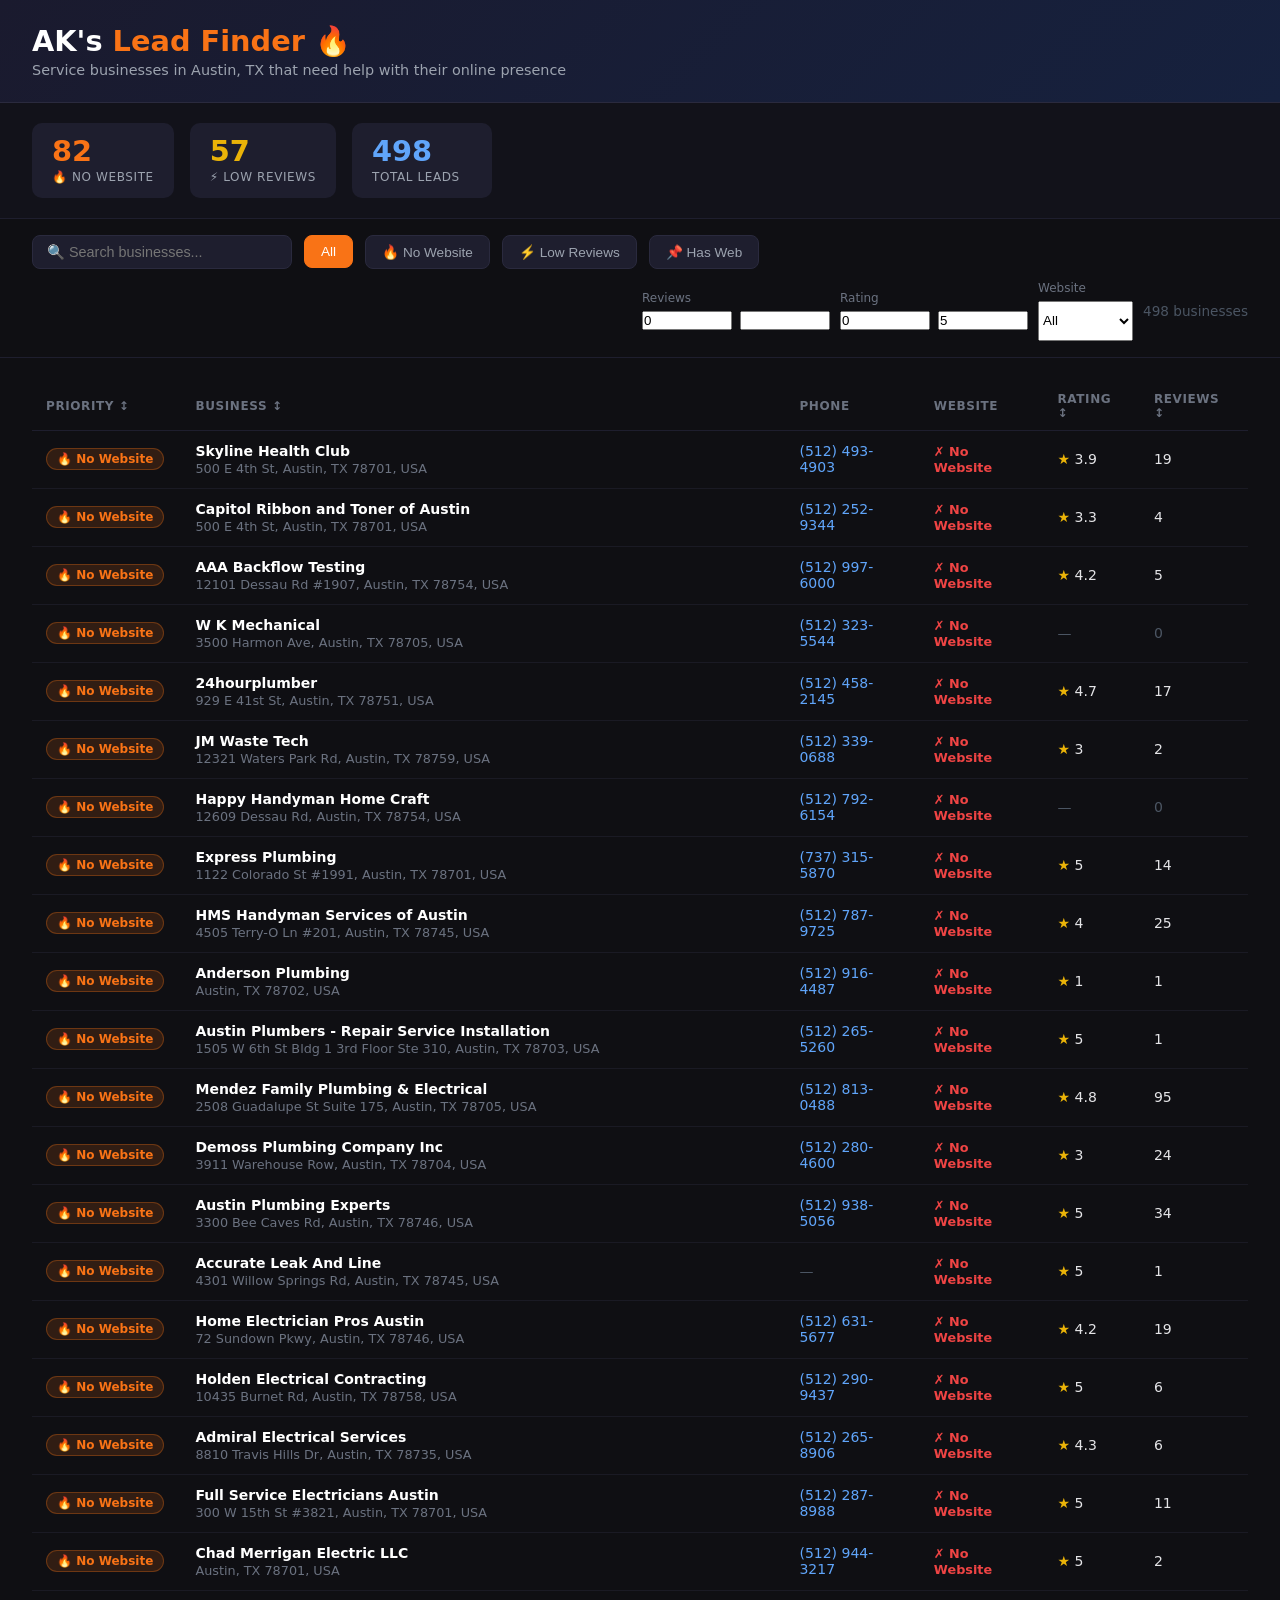
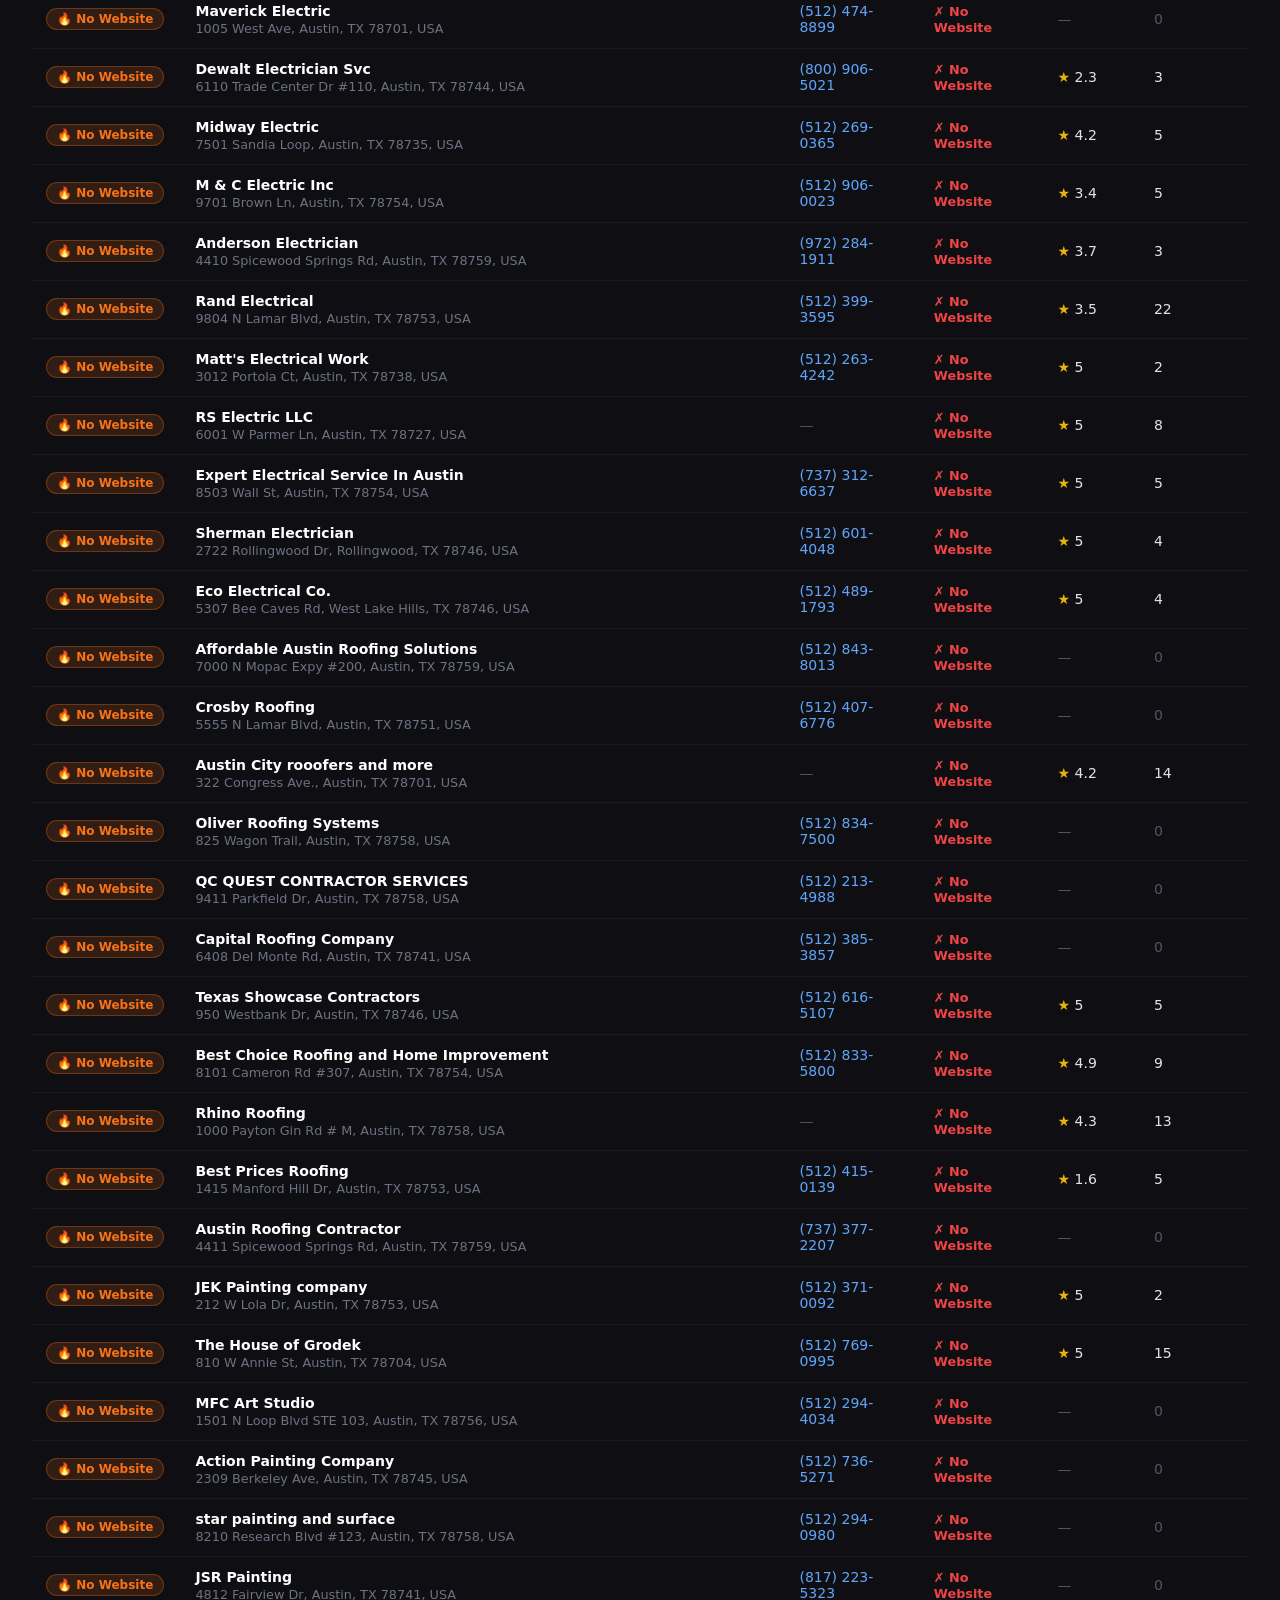
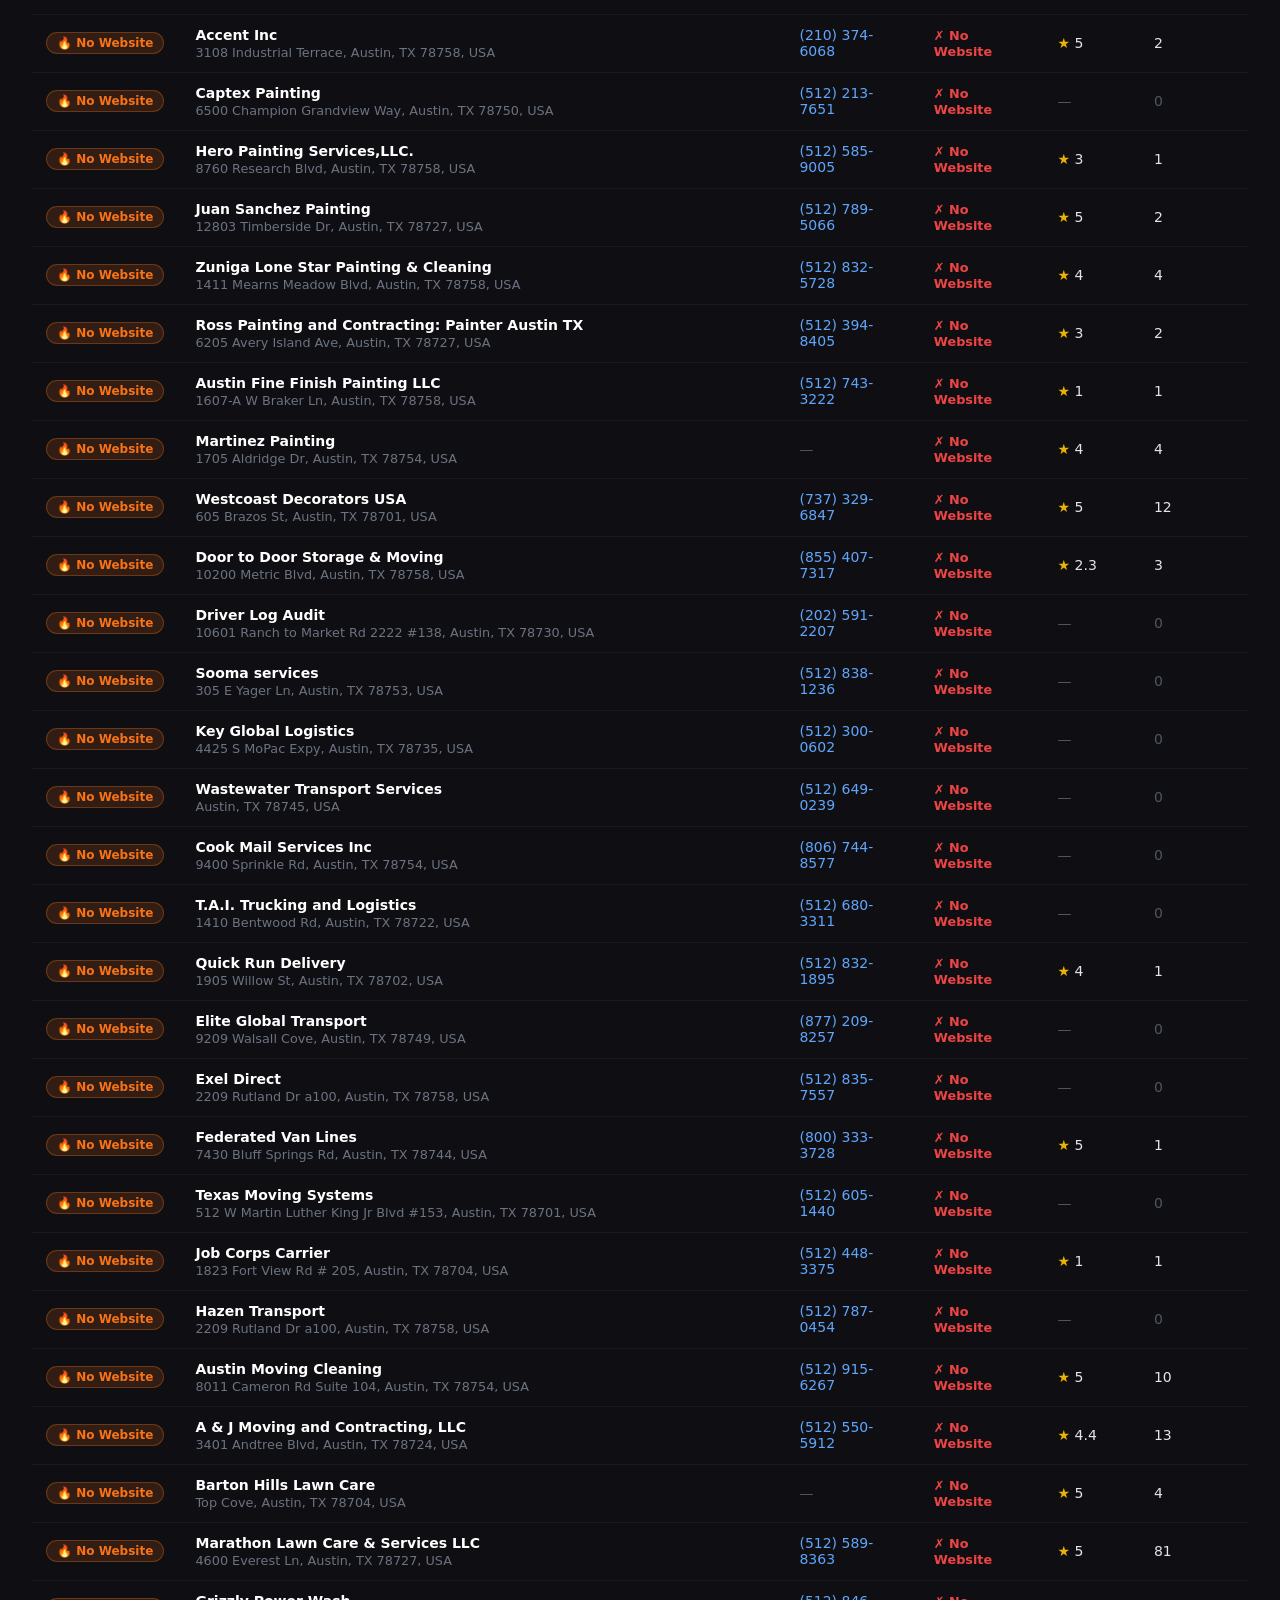
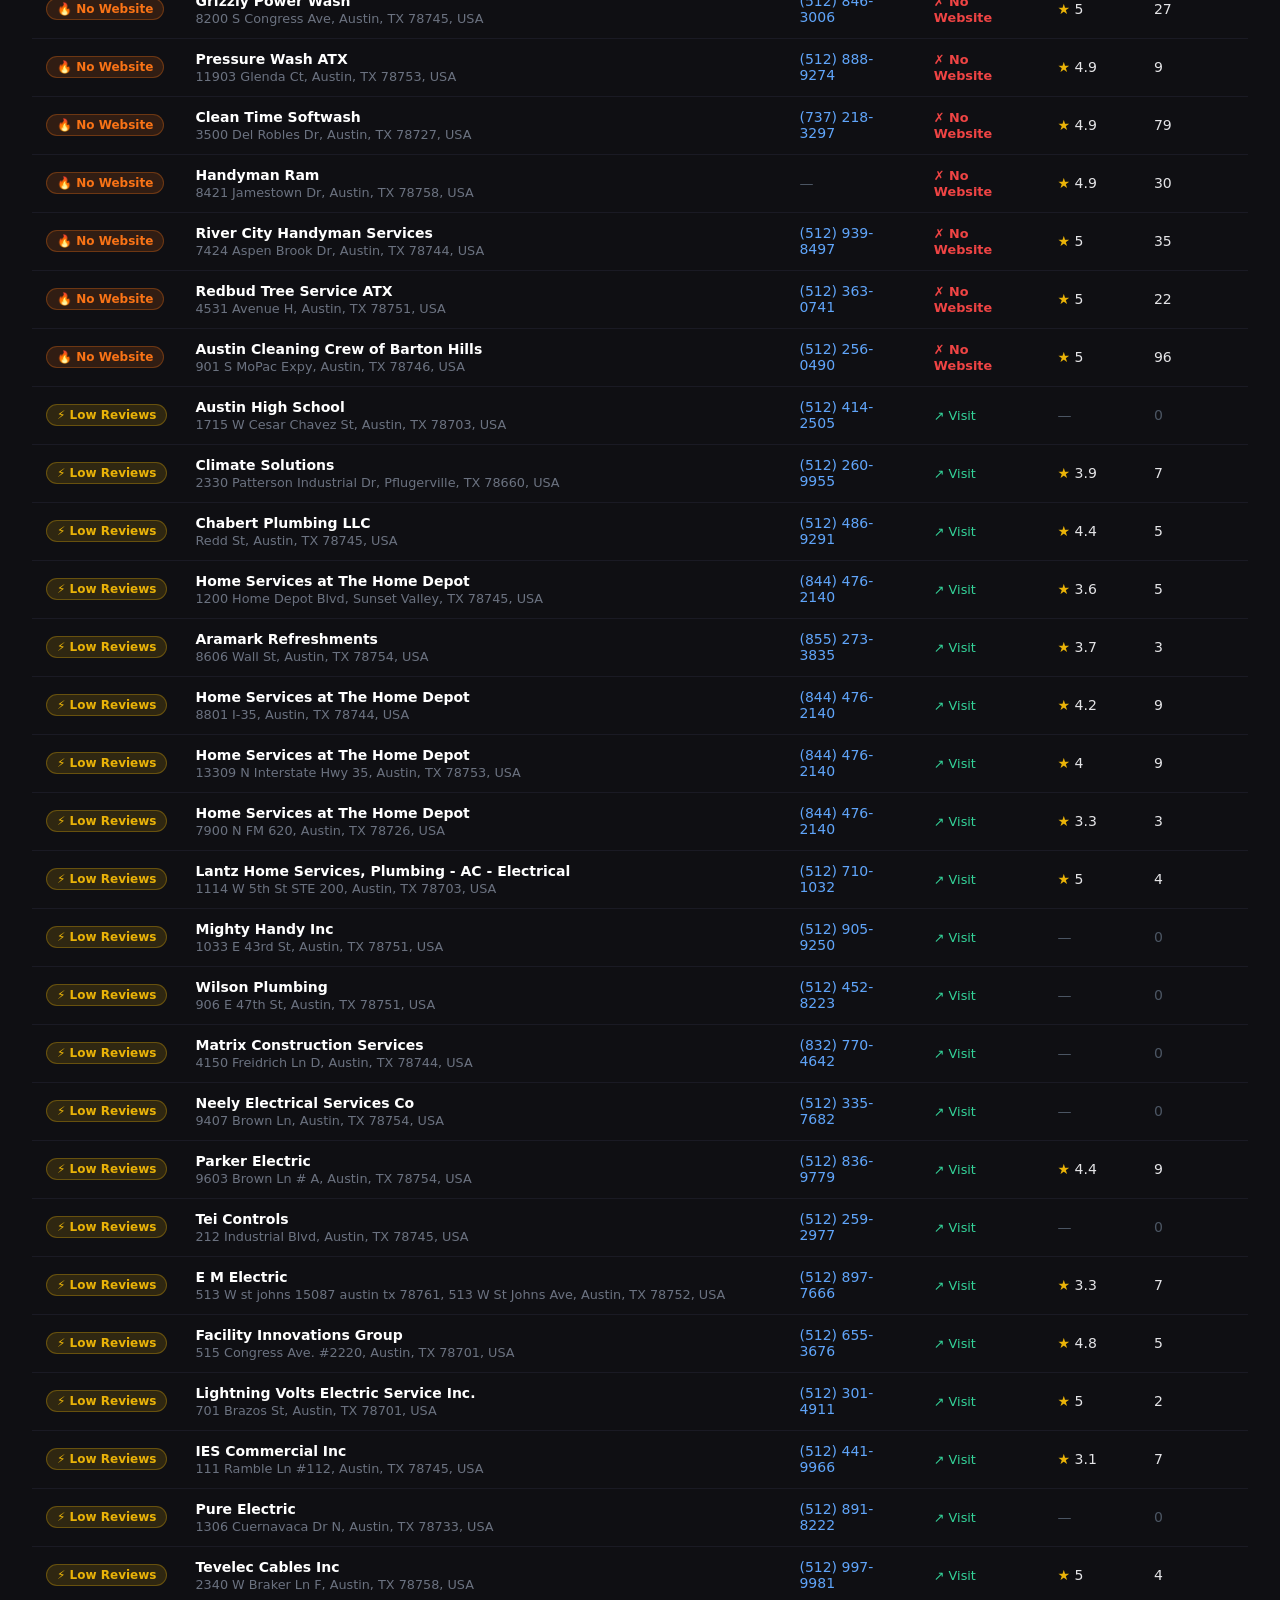
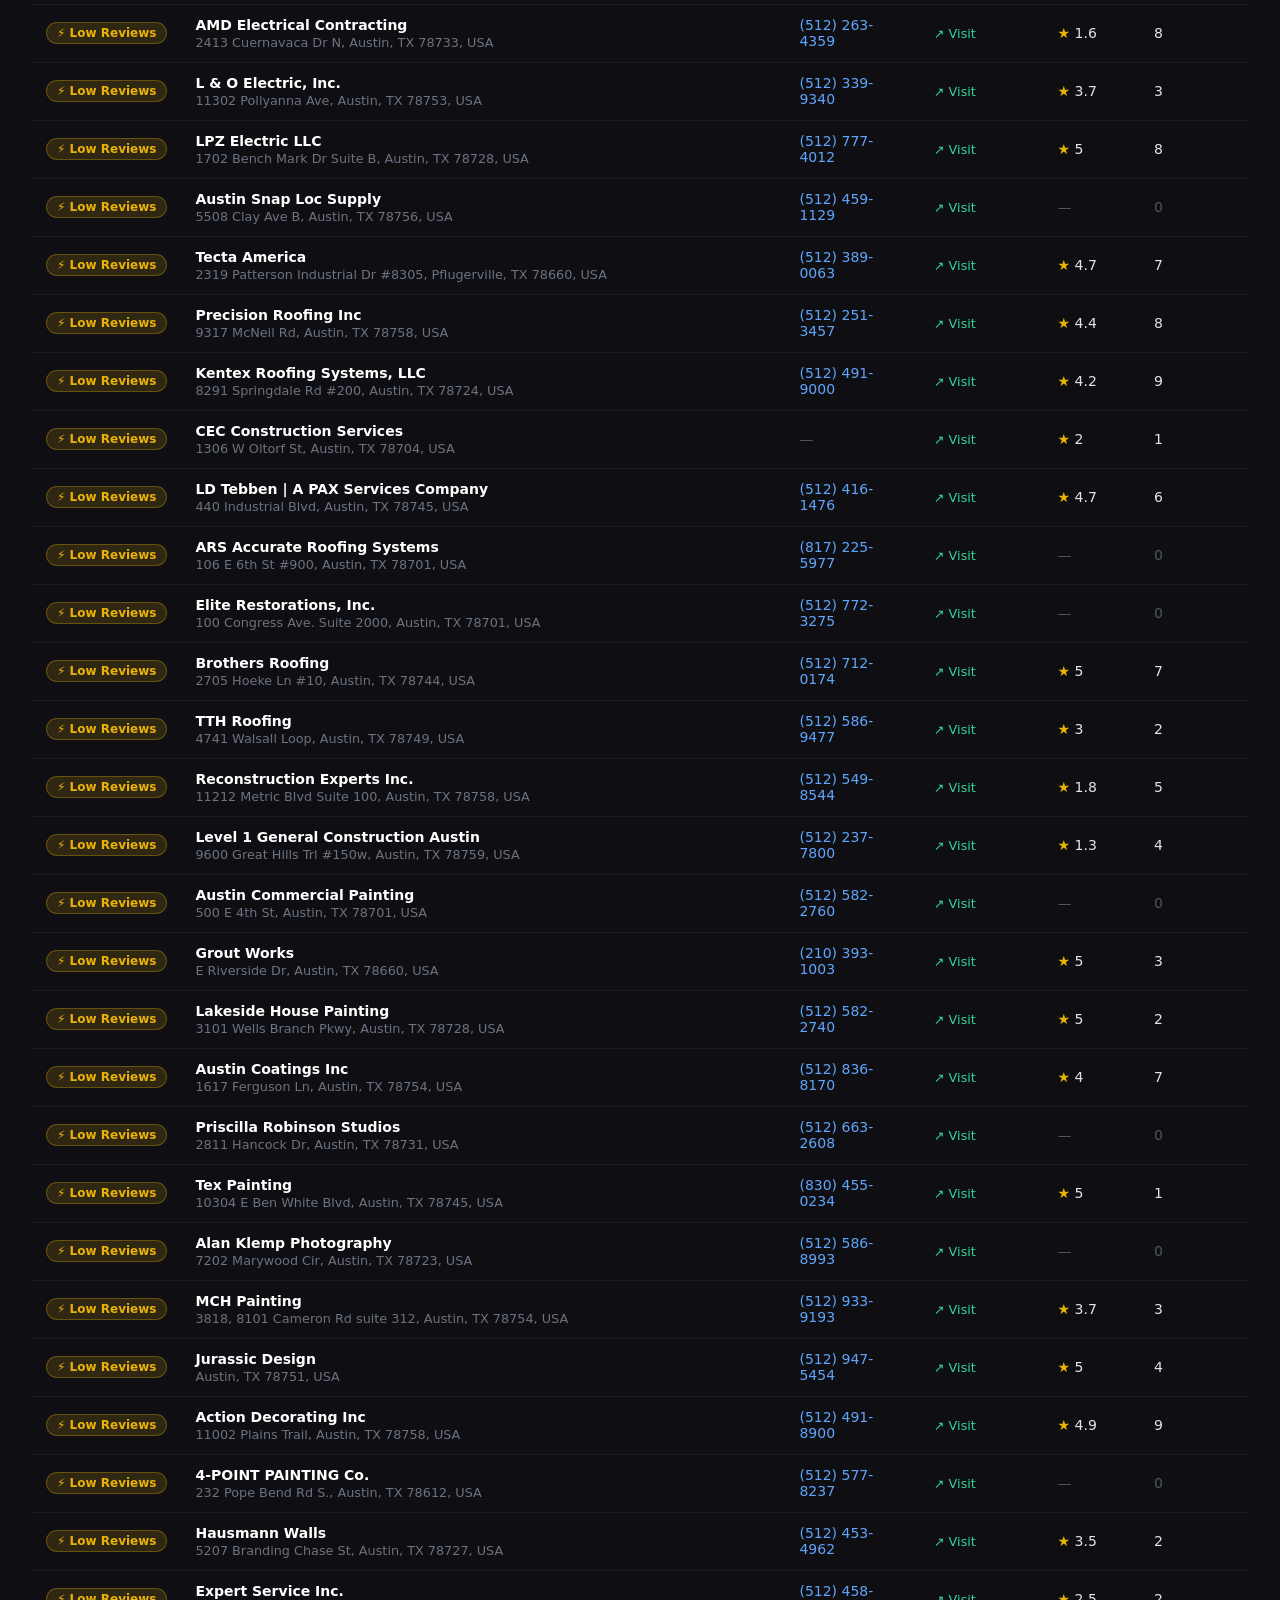
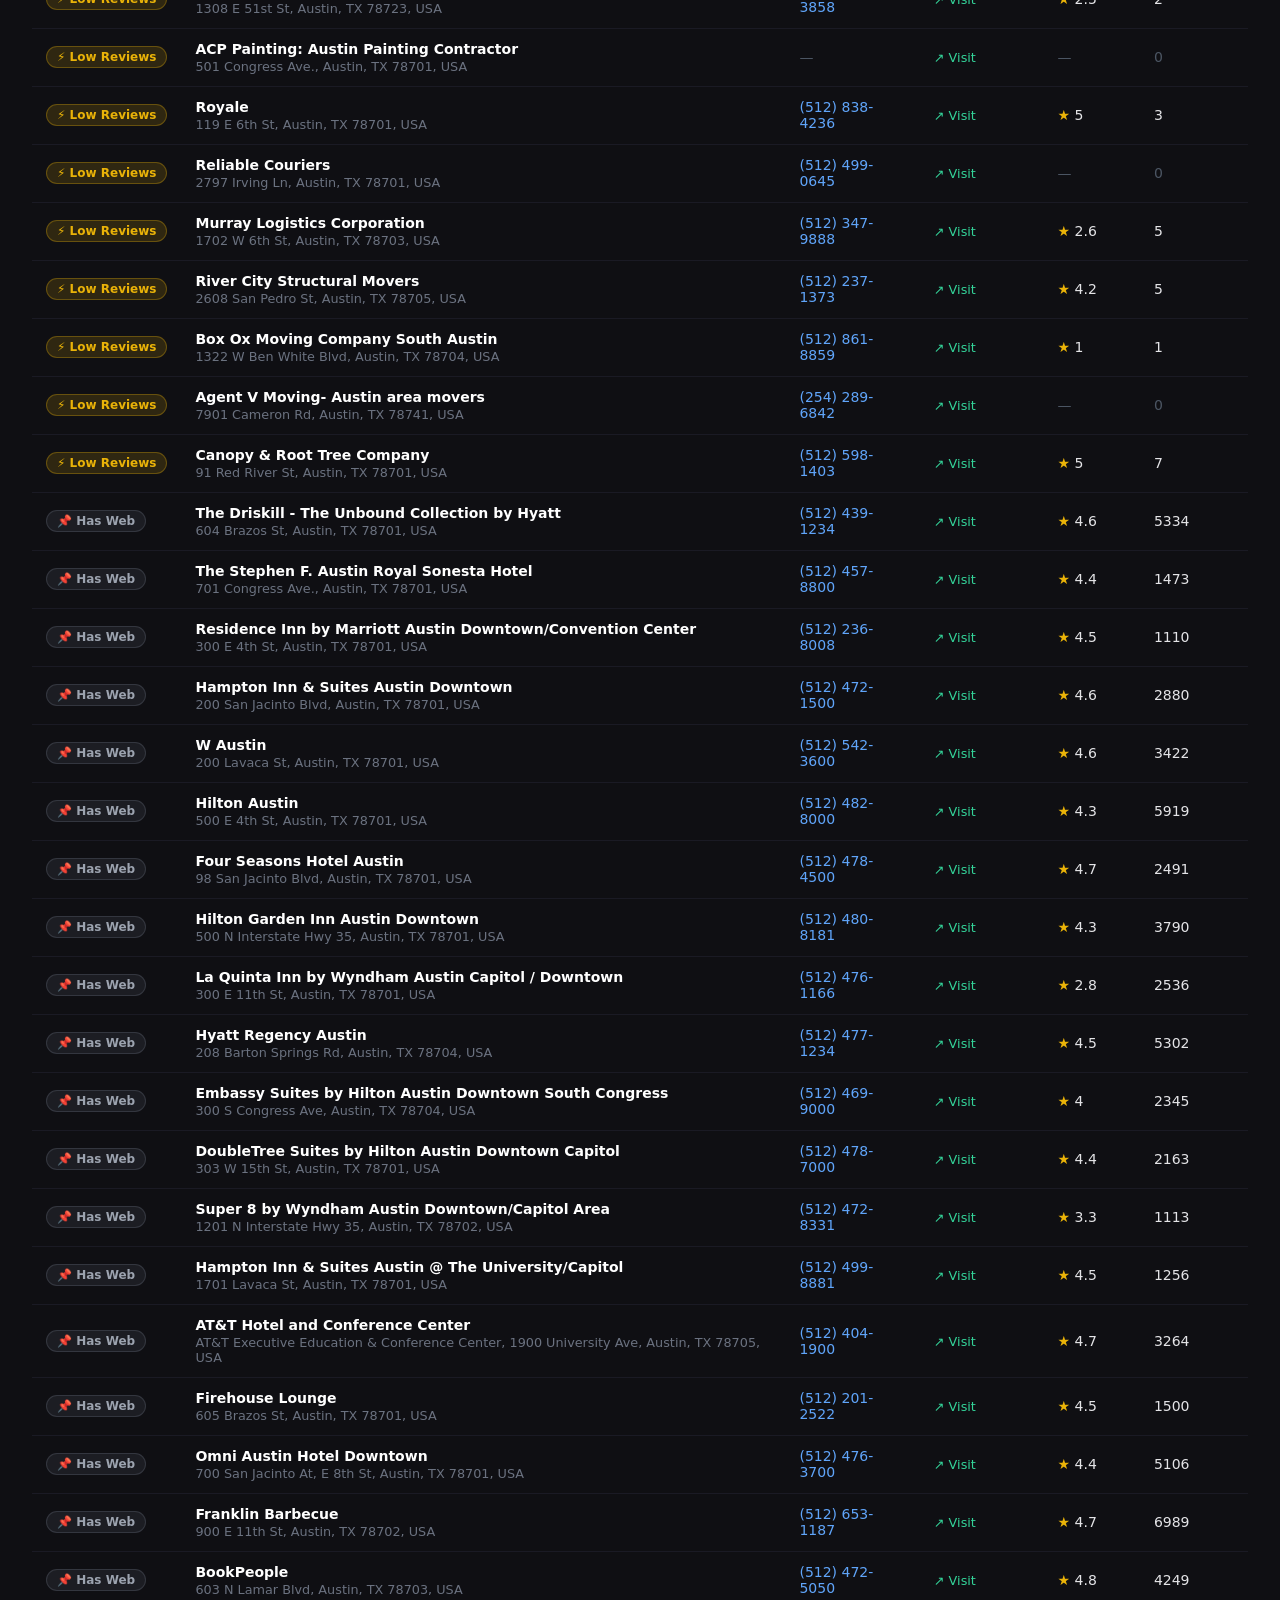
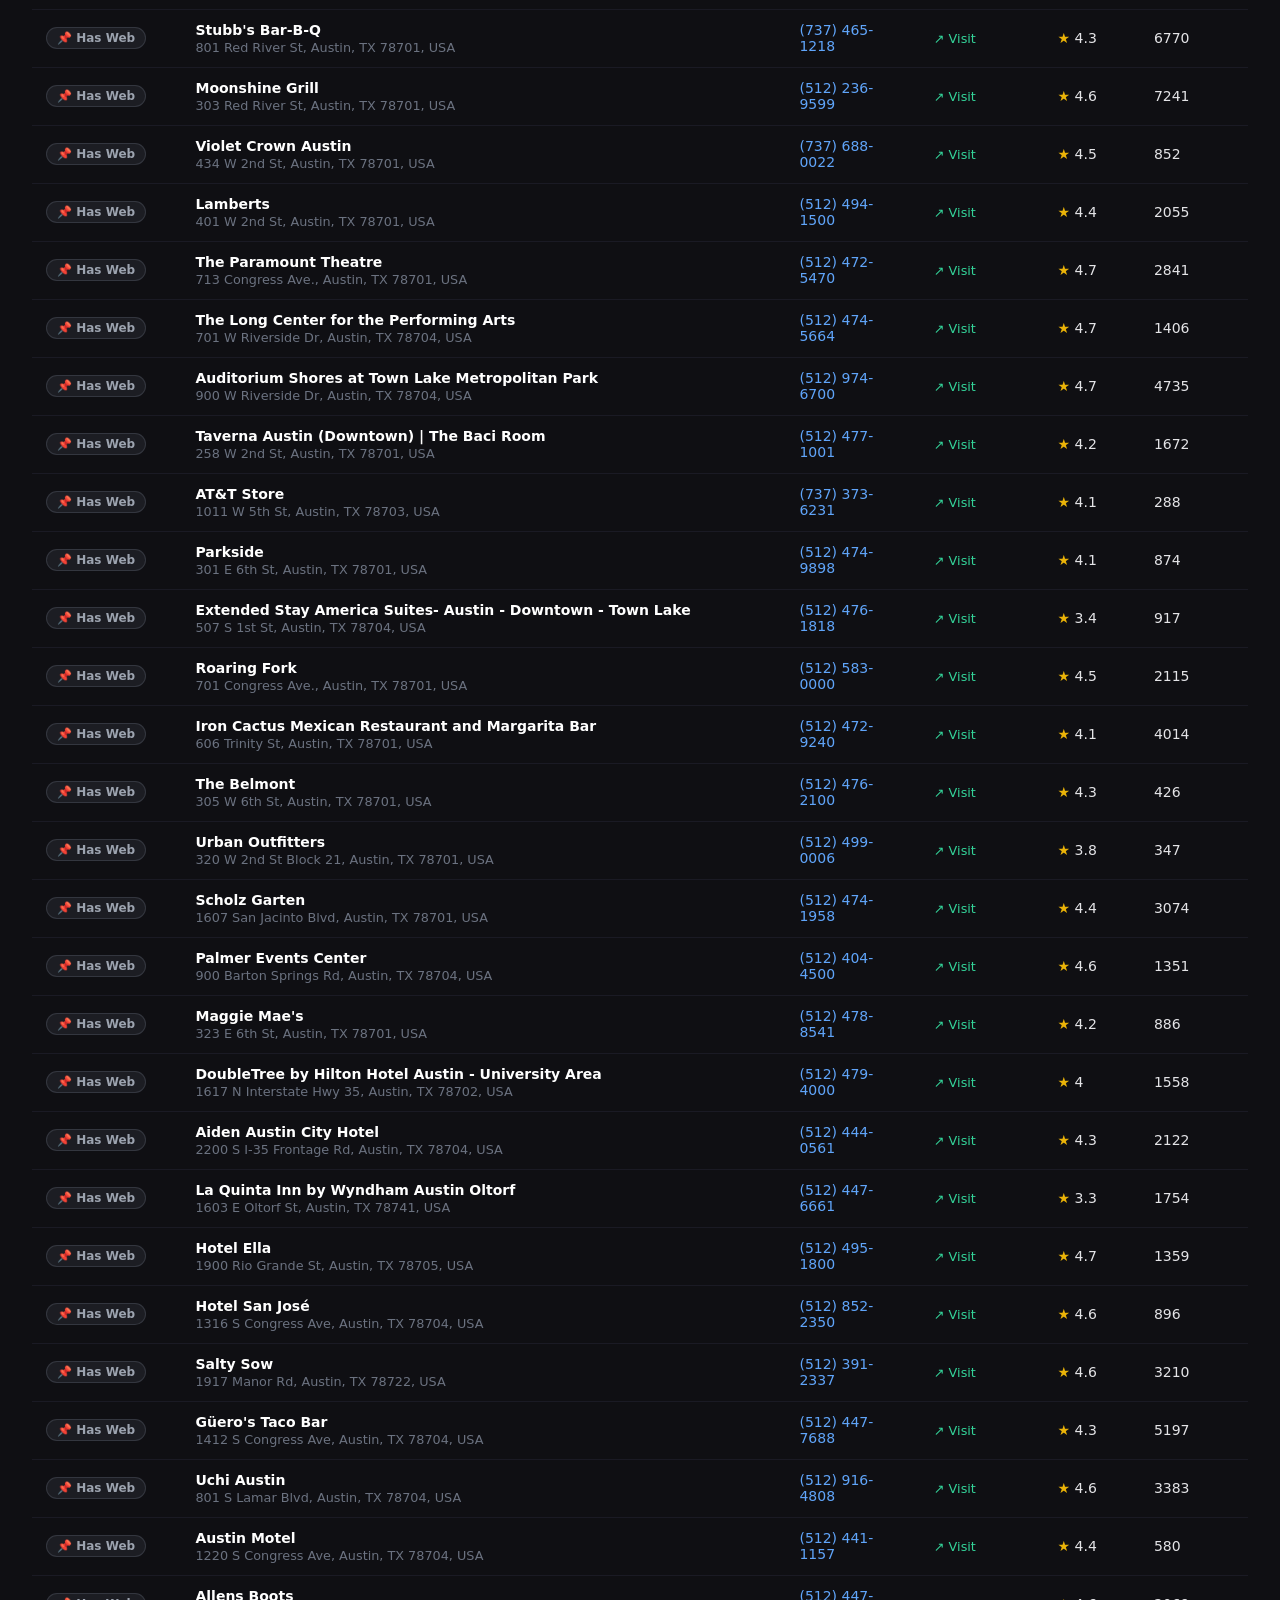
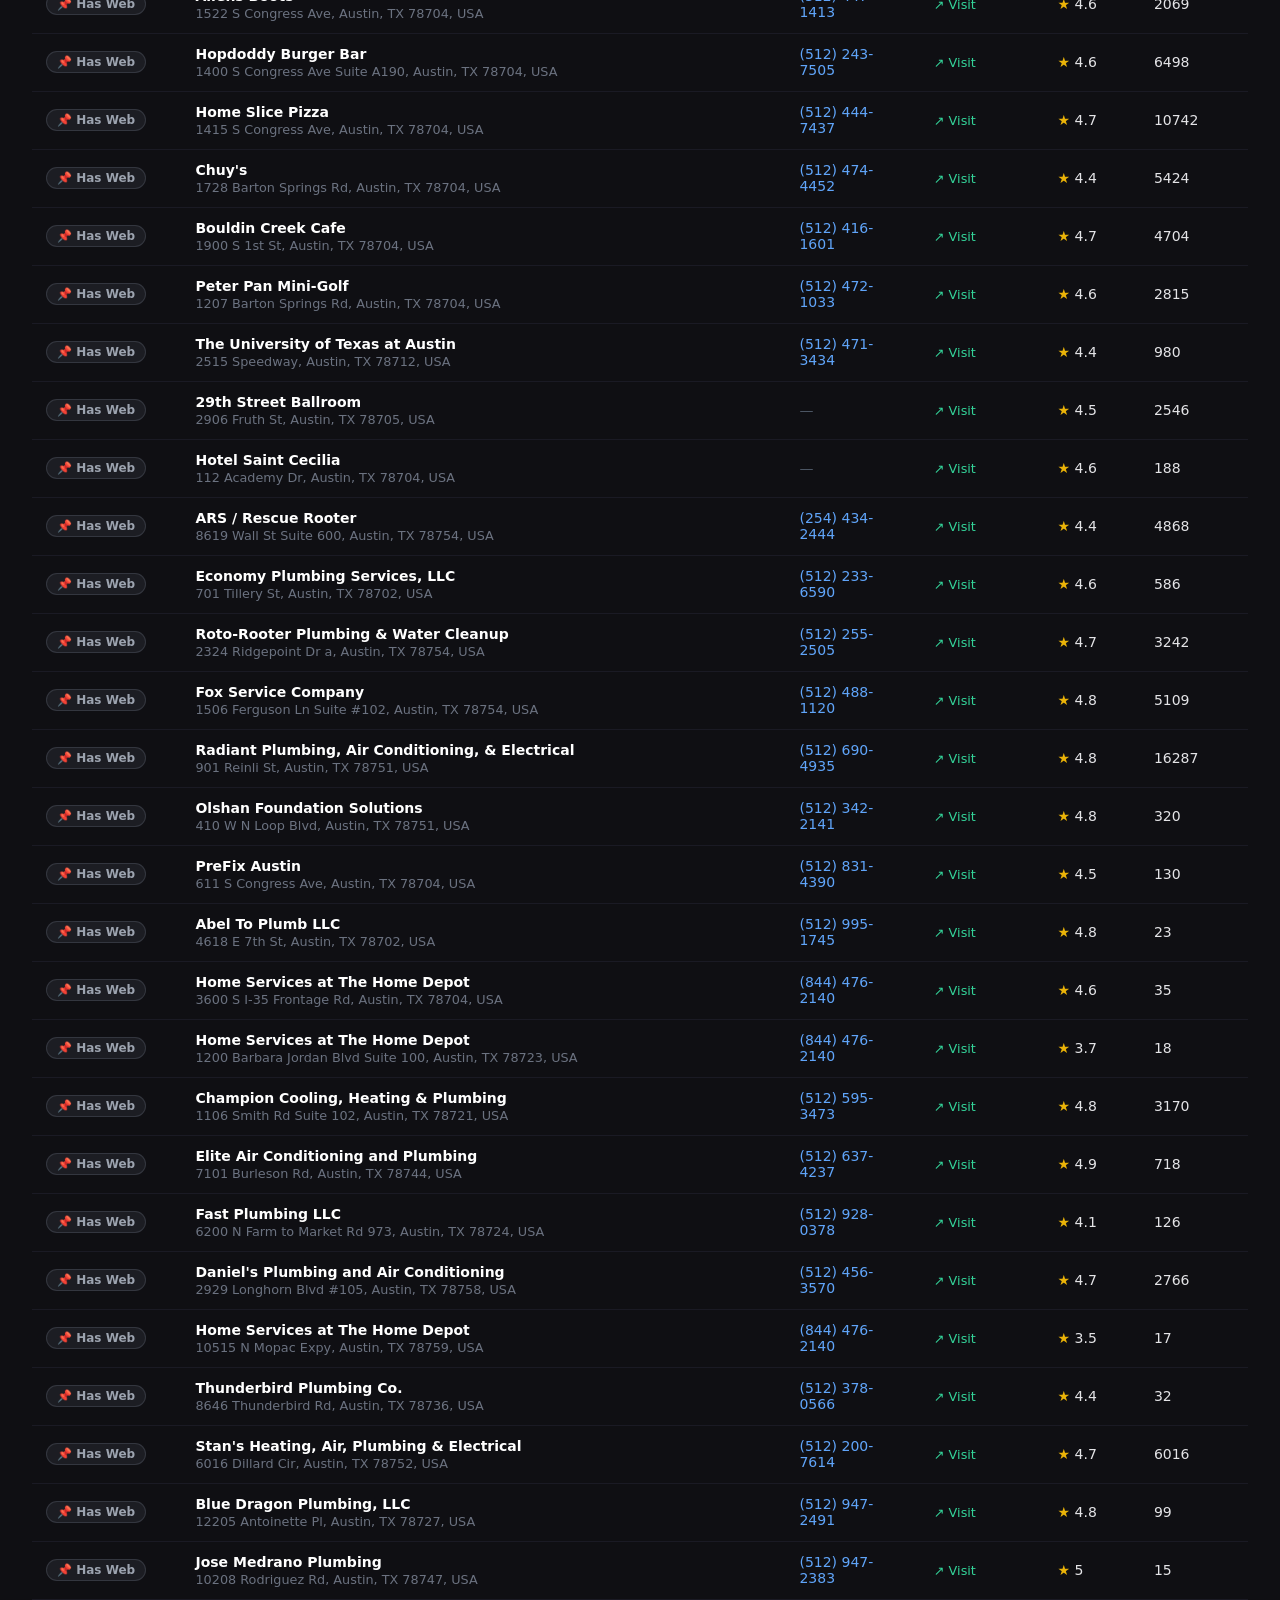
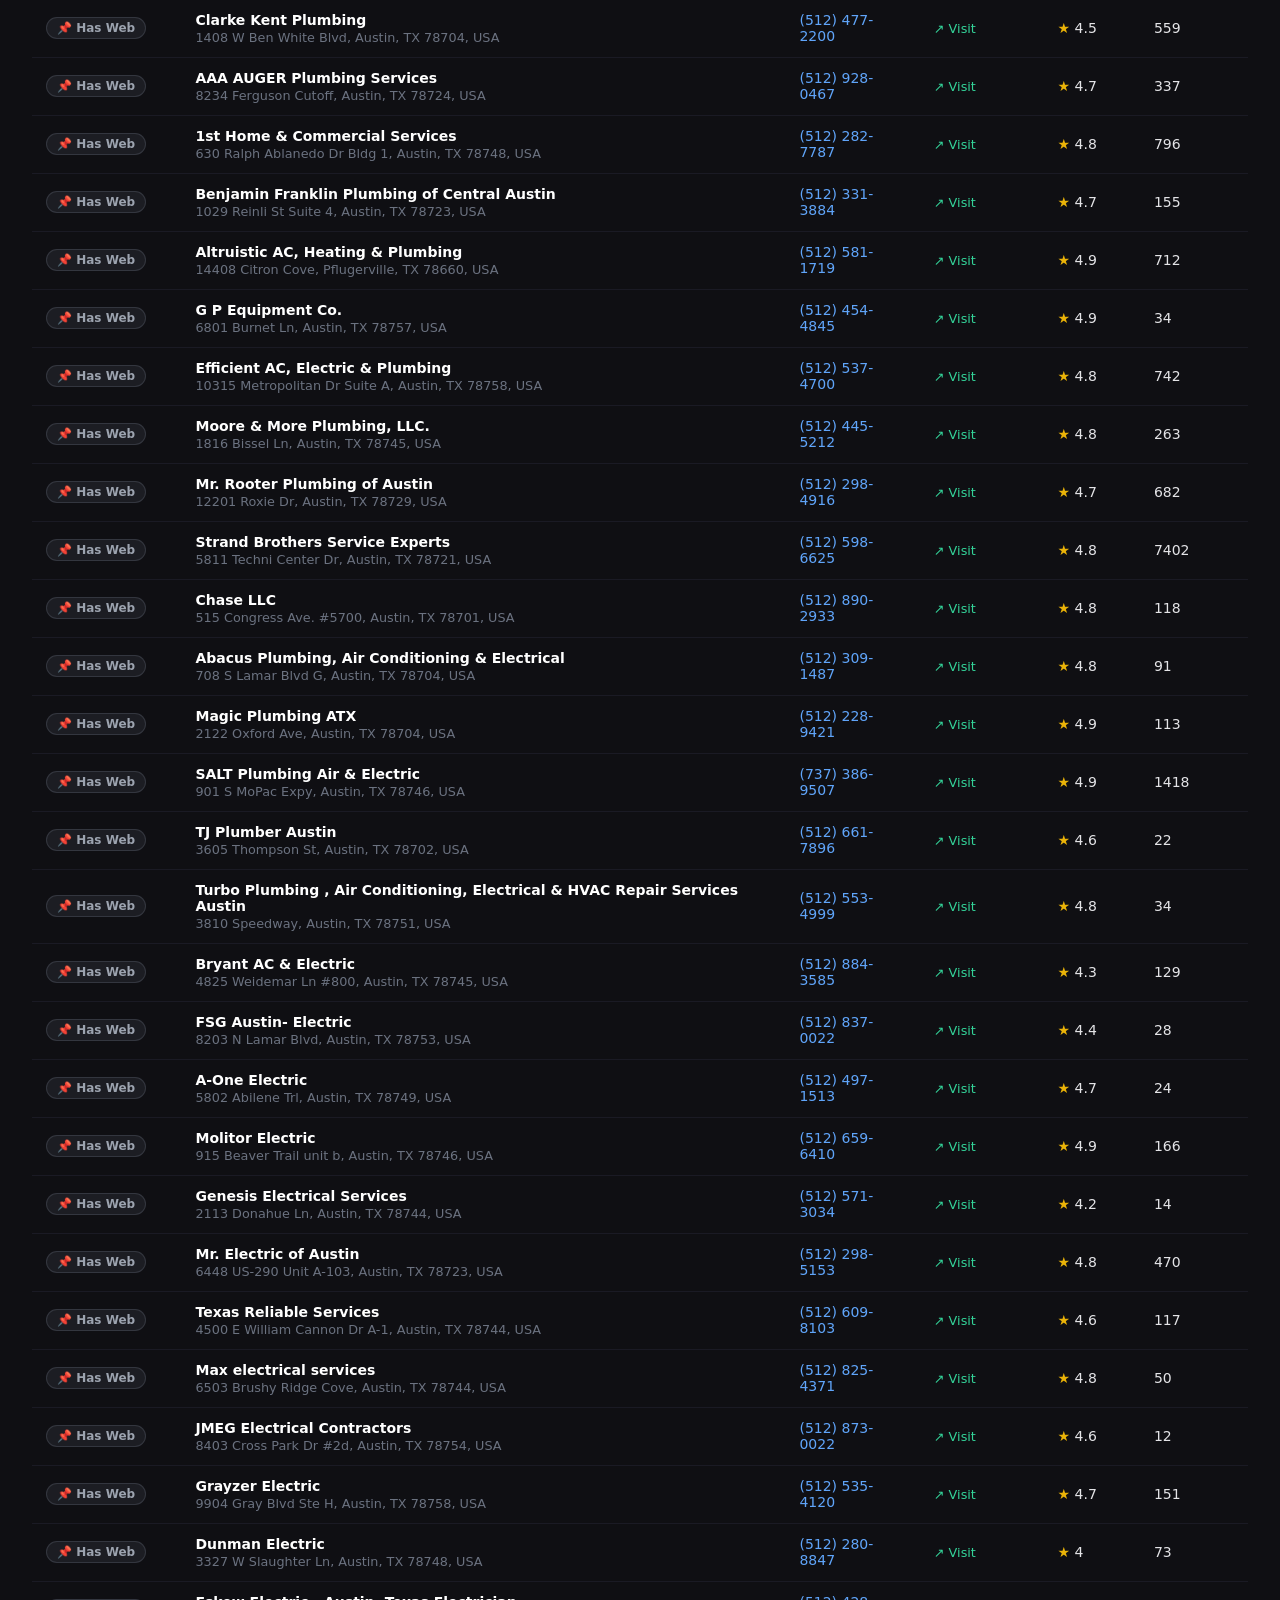
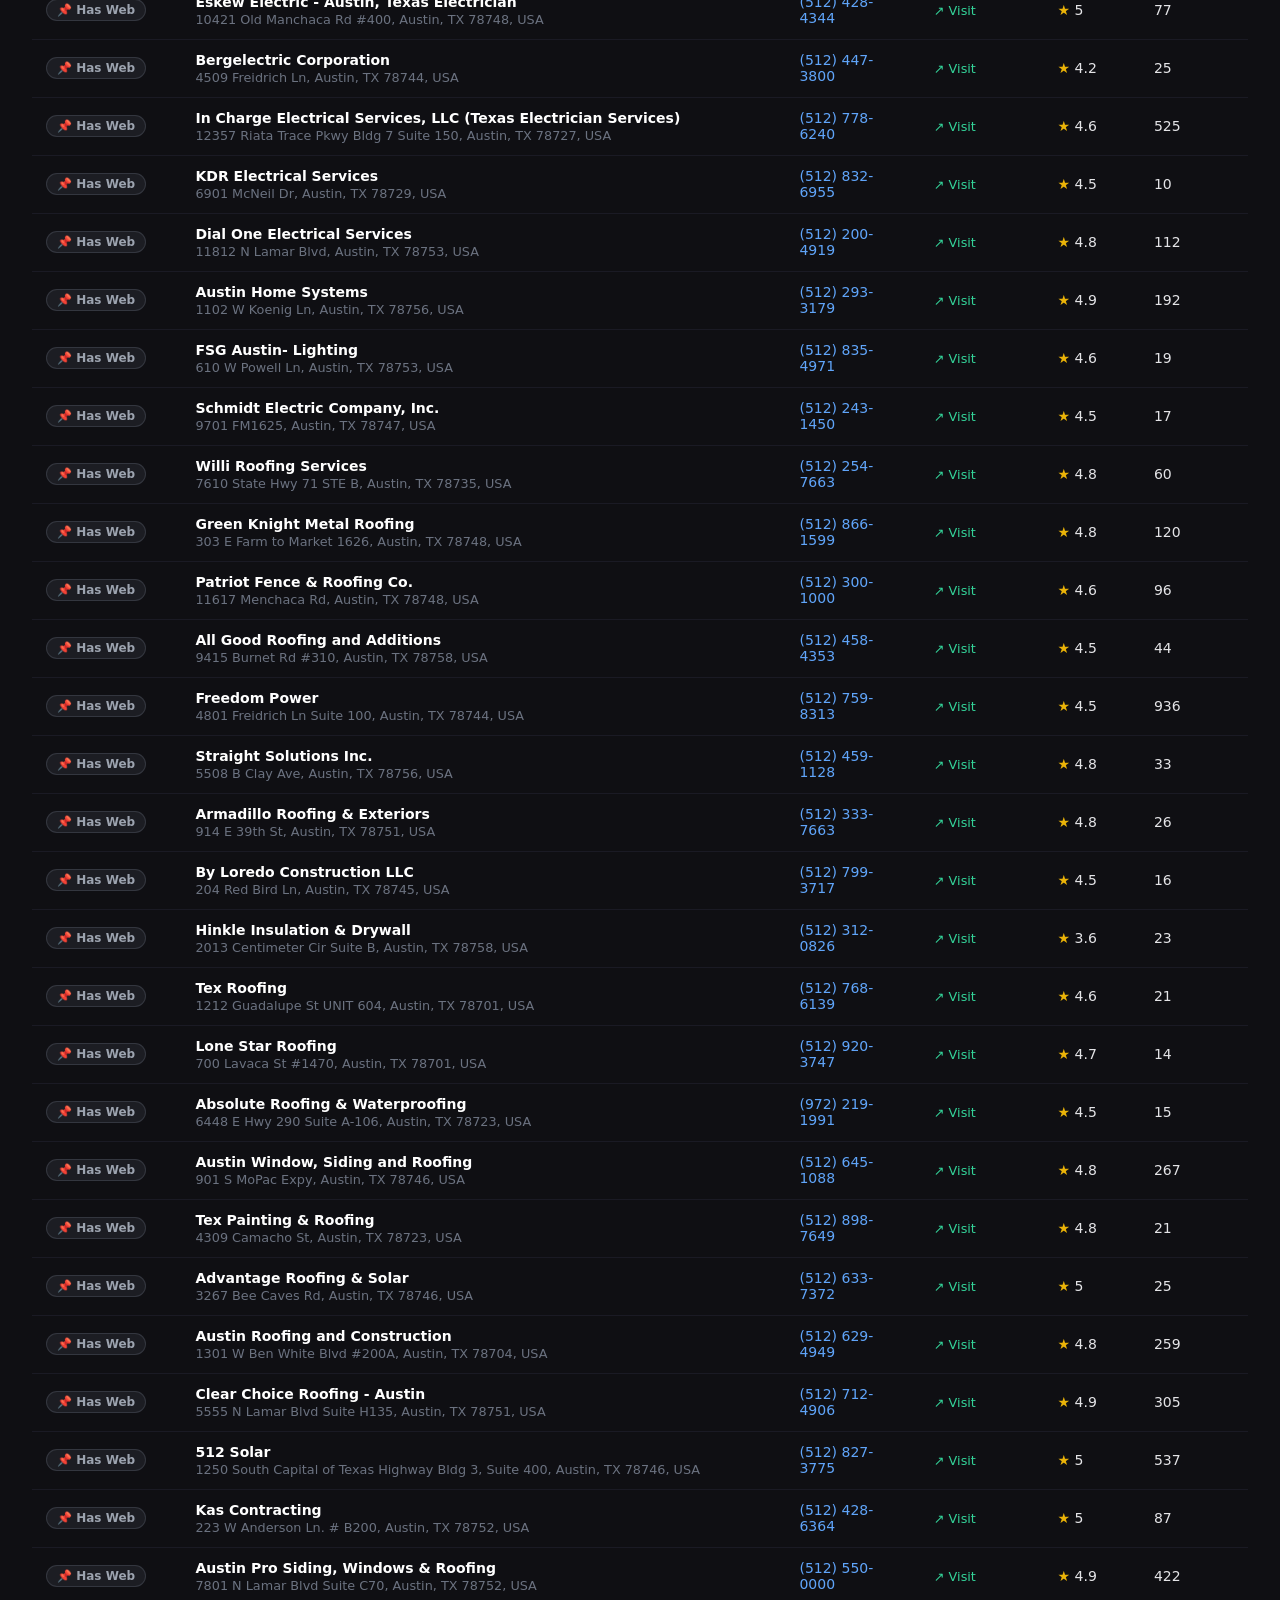
<file: leads.html>
<!DOCTYPE html>
<html lang="en">
<head>
  <meta charset="UTF-8" />
  <meta name="viewport" content="width=device-width, initial-scale=1.0"/>
  <title>AK's Lead Finder — Austin TX</title>
  <style>
    * { box-sizing: border-box; margin: 0; padding: 0; }

    body {
      font-family: 'Segoe UI', system-ui, sans-serif;
      background: #0f0f13;
      color: #e4e4e7;
      min-height: 100vh;
    }

    header {
      background: linear-gradient(135deg, #1a1a2e, #16213e);
      padding: 24px 32px;
      border-bottom: 1px solid #2a2a3e;
    }

    header h1 {
      font-size: 1.8rem;
      font-weight: 700;
      color: #fff;
    }

    header h1 span { color: #f97316; }

    header p {
      color: #9ca3af;
      margin-top: 4px;
      font-size: 0.9rem;
    }

    .stats {
      display: flex;
      gap: 16px;
      padding: 20px 32px;
      background: #12121a;
      border-bottom: 1px solid #1e1e2e;
      flex-wrap: wrap;
    }

    .stat {
      background: #1e1e2e;
      border-radius: 10px;
      padding: 14px 20px;
      min-width: 140px;
    }

    .stat .num {
      font-size: 1.8rem;
      font-weight: 800;
      line-height: 1;
    }

    .stat .label {
      font-size: 0.75rem;
      color: #9ca3af;
      margin-top: 4px;
      text-transform: uppercase;
      letter-spacing: 0.05em;
    }

    .stat.high .num { color: #f97316; }
    .stat.medium .num { color: #eab308; }
    .stat.total .num { color: #60a5fa; }

    .controls {
      display: flex;
      gap: 12px;
      padding: 16px 32px;
      background: #0f0f13;
      border-bottom: 1px solid #1e1e2e;
      flex-wrap: wrap;
      align-items: center;
    }

    input[type="text"] {
      background: #1e1e2e;
      border: 1px solid #2a2a3e;
      border-radius: 8px;
      color: #e4e4e7;
      padding: 8px 14px;
      font-size: 0.9rem;
      width: 260px;
      outline: none;
    }

    input[type="text"]:focus {
      border-color: #f97316;
    }

    .filter-btn {
      background: #1e1e2e;
      border: 1px solid #2a2a3e;
      color: #9ca3af;
      padding: 8px 16px;
      border-radius: 8px;
      cursor: pointer;
      font-size: 0.85rem;
      transition: all 0.15s;
    }

    .filter-btn:hover, .filter-btn.active {
      background: #f97316;
      border-color: #f97316;
      color: #fff;
    }

    .filter-btn.medium.active {
      background: #eab308;
      border-color: #eab308;
    }

    .filter-btn.low.active {
      background: #6b7280;
      border-color: #6b7280;
    }

    .table-wrap {
      padding: 24px 32px;
      overflow-x: auto;
    }

    table {
      width: 100%;
      border-collapse: collapse;
      font-size: 0.875rem;
    }

    thead th {
      text-align: left;
      padding: 10px 14px;
      color: #6b7280;
      font-size: 0.75rem;
      text-transform: uppercase;
      letter-spacing: 0.05em;
      border-bottom: 1px solid #1e1e2e;
      cursor: pointer;
      user-select: none;
    }

    thead th:hover { color: #e4e4e7; }

    tbody tr {
      border-bottom: 1px solid #1a1a24;
      transition: background 0.1s;
    }

    tbody tr:hover { background: #1a1a2e; }

    tbody td {
      padding: 12px 14px;
      vertical-align: middle;
    }

    .badge {
      display: inline-block;
      padding: 3px 10px;
      border-radius: 20px;
      font-size: 0.75rem;
      font-weight: 600;
      white-space: nowrap;
    }

    .badge.high { background: rgba(249,115,22,0.15); color: #f97316; border: 1px solid rgba(249,115,22,0.3); }
    .badge.medium { background: rgba(234,179,8,0.15); color: #eab308; border: 1px solid rgba(234,179,8,0.3); }
    .badge.low { background: rgba(107,114,128,0.15); color: #9ca3af; border: 1px solid rgba(107,114,128,0.3); }

    .biz-name { font-weight: 600; color: #fff; }
    .address { color: #6b7280; font-size: 0.8rem; margin-top: 2px; }

    .phone a {
      color: #60a5fa;
      text-decoration: none;
    }
    .phone a:hover { text-decoration: underline; }

    .website-none {
      color: #ef4444;
      font-weight: 600;
      font-size: 0.8rem;
    }

    .website-link a {
      color: #34d399;
      text-decoration: none;
      font-size: 0.8rem;
    }

    .stars { color: #eab308; }

    .no-results {
      text-align: center;
      padding: 60px;
      color: #4b5563;
      font-size: 1rem;
    }

    .count-label {
      margin-left: auto;
      color: #4b5563;
      font-size: 0.85rem;
    }

    @media (max-width: 768px) {
      header, .stats, .controls, .table-wrap { padding-left: 16px; padding-right: 16px; }
      input[type="text"] { width: 100%; }
    }
  </style>
</head>
<body>

<header>
  <h1>AK's <span>Lead Finder</span> 🔥</h1>
  <p>Service businesses in Austin, TX that need help with their online presence</p>
</header>

<div class="stats">
  <div class="stat high">
    <div class="num" id="stat-high">—</div>
    <div class="label">🔥 No Website</div>
  </div>
  <div class="stat medium">
    <div class="num" id="stat-medium">—</div>
    <div class="label">⚡ Low Reviews</div>
  </div>
  <div class="stat total">
    <div class="num" id="stat-total">—</div>
    <div class="label">Total Leads</div>
  </div>
</div>

<div class="controls">
  <input type="text" id="search" placeholder="🔍 Search businesses..." oninput="render()" />

  <button class="filter-btn active" data-filter="all" onclick="setFilter('all', this)">All</button>
  <button class="filter-btn" data-filter="high" onclick="setFilter('high', this)">🔥 No Website</button>
  <button class="filter-btn medium" data-filter="medium" onclick="setFilter('medium', this)">⚡ Low Reviews</button>
  <button class="filter-btn low" data-filter="low" onclick="setFilter('low', this)">📌 Has Web</button>

  <div class="controls" style="padding:0; gap:10px; flex-wrap:wrap; border:0; background:transparent; box-shadow:none; margin-left:auto">
    <div style="display:flex; flex-direction:column; gap:6px">
      <div style="color:#6b7280; font-size:0.75rem">Reviews</div>
      <div style="display:flex; gap:8px">
        <input id="minReviews" type="number" min="0" value="0" oninput="render()" style="width:90px" />
        <input id="maxReviews" type="number" min="0" value="" oninput="render()" style="width:90px" />
      </div>
    </div>

    <div style="display:flex; flex-direction:column; gap:6px">
      <div style="color:#6b7280; font-size:0.75rem">Rating</div>
      <div style="display:flex; gap:8px">
        <input id="minRating" type="number" min="0" max="5" step="0.1" value="0" oninput="render()" style="width:90px" />
        <input id="maxRating" type="number" min="0" max="5" step="0.1" value="5" oninput="render()" style="width:90px" />
      </div>
    </div>

    <div style="display:flex; flex-direction:column; gap:6px">
      <div style="color:#6b7280; font-size:0.75rem">Website</div>
      <select id="hasWebsite" onchange="render()" style="height:40px">
        <option value="">All</option>
        <option value="no">No website</option>
        <option value="yes">Has website</option>
      </select>
    </div>

    <span class="count-label" id="count-label"></span>
  </div>
</div>

<div class="table-wrap">
  <table>
    <thead>
      <tr>
        <th onclick="sortBy('priority')">Priority ↕</th>
        <th onclick="sortBy('name')">Business ↕</th>
        <th>Phone</th>
        <th>Website</th>
        <th onclick="sortBy('rating')">Rating ↕</th>
        <th onclick="sortBy('reviews')">Reviews ↕</th>
      </tr>
    </thead>
    <tbody id="table-body"></tbody>
  </table>
  <div class="no-results" id="no-results" style="display:none">No businesses found. Try a different search.</div>
</div>

<script>
let leads = [];
let currentFilter = 'all';
let sortKey = 'priority';
let sortAsc = true;

// Inline CSV data
const CSV = `PLACEHOLDER_CSV`;

function parseCSV(text) {
  const lines = text.trim().split('\n');
  const headers = lines[0].split(',');
  return lines.slice(1).map(line => {
    const parts = [];
    let cur = '', inQ = false;
    for (let ch of line) {
      if (ch === '"') { inQ = !inQ; }
      else if (ch === ',' && !inQ) { parts.push(cur); cur = ''; }
      else { cur += ch; }
    }
    parts.push(cur);
    const obj = {};
    headers.forEach((h, i) => obj[h.trim()] = (parts[i] || '').trim());
    return obj;
  });
}

function priorityRank(p) {
  if (p.includes('HIGH')) return 0;
  if (p.includes('MEDIUM')) return 1;
  return 2;
}

function badgeClass(p) {
  if (p.includes('HIGH')) return 'high';
  if (p.includes('MEDIUM')) return 'medium';
  return 'low';
}

function badgeLabel(p) {
  if (p.includes('HIGH')) return '🔥 No Website';
  if (p.includes('MEDIUM')) return '⚡ Low Reviews';
  return '📌 Has Web';
}

function setFilter(f, el) {
  currentFilter = f;
  document.querySelectorAll('.filter-btn').forEach(b => b.classList.remove('active'));
  el.classList.add('active');
  render();
}

function sortBy(key) {
  if (sortKey === key) sortAsc = !sortAsc;
  else { sortKey = key; sortAsc = true; }
  render();
}

function render() {
  const q = document.getElementById('search').value.toLowerCase();

  const minReviews = parseInt(document.getElementById('minReviews')?.value || '0') || 0;
  const maxReviewsVal = document.getElementById('maxReviews')?.value;
  const maxReviews = (maxReviewsVal === '' || maxReviewsVal == null) ? null : (parseInt(maxReviewsVal) || 0);

  const minRating = parseFloat(document.getElementById('minRating')?.value || '0') || 0;
  const maxRatingVal = document.getElementById('maxRating')?.value;
  const maxRating = (maxRatingVal === '' || maxRatingVal == null) ? 5 : (parseFloat(maxRatingVal) || 5);

  const hasWebsite = document.getElementById('hasWebsite')?.value || '';

  let filtered = leads.filter(l => {
    const name = (l['Business Name'] || '').toLowerCase();
    const addr = (l['Address'] || '').toLowerCase();
    const matchSearch = !q || name.includes(q) || addr.includes(q);

    const p = l['Priority'] || '';
    const matchFilter =
      currentFilter === 'all' ||
      (currentFilter === 'high' && !hasWeb) ||
      (currentFilter === 'medium' && reviews <= 20) ||
      (currentFilter === 'low' && hasWeb);

    const reviews = parseInt(l['Reviews']) || 0;
    const rating = (l['Rating'] === 'N/A' || l['Rating'] === '' || l['Rating'] == null) ? null : (parseFloat(l['Rating']) || null);

    const matchReviews = reviews >= minReviews && (maxReviews === null ? true : reviews <= maxReviews);
    const matchRating = rating === null ? true : (rating >= minRating && rating <= maxRating);

    const website = (l['Website'] || '').trim();
    const hasWeb = !(website === '' || website === 'NONE');
    const matchWebsite = hasWebsite === '' || (hasWebsite === 'yes' && hasWeb) || (hasWebsite === 'no' && !hasWeb);

    return matchSearch && matchFilter && matchReviews && matchRating && matchWebsite;
  });

  filtered.sort((a, b) => {
    let av, bv;
    if (sortKey === 'priority') { av = priorityRank(a['Priority']); bv = priorityRank(b['Priority']); }
    else if (sortKey === 'name') { av = a['Business Name'].toLowerCase(); bv = b['Business Name'].toLowerCase(); }
    else if (sortKey === 'rating') { av = parseFloat(a['Rating']) || -1; bv = parseFloat(b['Rating']) || -1; }
    else if (sortKey === 'reviews') { av = parseInt(a['Reviews']) || 0; bv = parseInt(b['Reviews']) || 0; }
    if (av < bv) return sortAsc ? -1 : 1;
    if (av > bv) return sortAsc ? 1 : -1;
    return 0;
  });

  const tbody = document.getElementById('table-body');
  const noResults = document.getElementById('no-results');
  document.getElementById('count-label').textContent = `${filtered.length} businesses`;

  if (filtered.length === 0) {
    tbody.innerHTML = '';
    noResults.style.display = 'block';
    return;
  }
  noResults.style.display = 'none';

  tbody.innerHTML = filtered.map(l => {
    const bc = badgeClass(l['Priority']);
    const bl = badgeLabel(l['Priority']);
    const phone = l['Phone'] ? `<a href="tel:${l['Phone']}">${l['Phone']}</a>` : '<span style="color:#4b5563">—</span>';
    const website = l['Website'] === 'NONE'
      ? '<span class="website-none">✗ No Website</span>'
      : `<span class="website-link"><a href="${l['Website']}" target="_blank">↗ Visit</a></span>`;
    const rating = l['Rating'] !== 'N/A' ? `<span class="stars">★</span> ${l['Rating']}` : '<span style="color:#4b5563">—</span>';
    const reviews = l['Reviews'] > 0 ? l['Reviews'] : '<span style="color:#4b5563">0</span>';
    return `
      <tr>
        <td><span class="badge ${bc}">${bl}</span></td>
        <td>
          <div class="biz-name">${l['Business Name']}</div>
          <div class="address">${l['Address']}</div>
        </td>
        <td class="phone">${phone}</td>
        <td>${website}</td>
        <td>${rating}</td>
        <td>${reviews}</td>
      </tr>`;
  }).join('');
}

// Load CSV
const LEADS_DATA = [{"Priority":"🔥 HIGH - No Website","Business Name":"Skyline Health Club","Phone":"(512) 493-4903","Address":"500 E 4th St, Austin, TX 78701, USA","Website":"NONE","Rating":"3.9","Reviews":"19"},{"Priority":"🔥 HIGH - No Website","Business Name":"Capitol Ribbon and Toner of Austin","Phone":"(512) 252-9344","Address":"500 E 4th St, Austin, TX 78701, USA","Website":"NONE","Rating":"3.3","Reviews":"4"},{"Priority":"🔥 HIGH - No Website","Business Name":"AAA Backflow Testing","Phone":"(512) 997-6000","Address":"12101 Dessau Rd #1907, Austin, TX 78754, USA","Website":"NONE","Rating":"4.2","Reviews":"5"},{"Priority":"🔥 HIGH - No Website","Business Name":"W K Mechanical","Phone":"(512) 323-5544","Address":"3500 Harmon Ave, Austin, TX 78705, USA","Website":"NONE","Rating":"N/A","Reviews":"0"},{"Priority":"🔥 HIGH - No Website","Business Name":"24hourplumber","Phone":"(512) 458-2145","Address":"929 E 41st St, Austin, TX 78751, USA","Website":"NONE","Rating":"4.7","Reviews":"17"},{"Priority":"🔥 HIGH - No Website","Business Name":"JM Waste Tech","Phone":"(512) 339-0688","Address":"12321 Waters Park Rd, Austin, TX 78759, USA","Website":"NONE","Rating":"3","Reviews":"2"},{"Priority":"🔥 HIGH - No Website","Business Name":"Happy Handyman Home Craft","Phone":"(512) 792-6154","Address":"12609 Dessau Rd, Austin, TX 78754, USA","Website":"NONE","Rating":"N/A","Reviews":"0"},{"Priority":"🔥 HIGH - No Website","Business Name":"Express Plumbing","Phone":"(737) 315-5870","Address":"1122 Colorado St #1991, Austin, TX 78701, USA","Website":"NONE","Rating":"5","Reviews":"14"},{"Priority":"🔥 HIGH - No Website","Business Name":"HMS Handyman Services of Austin","Phone":"(512) 787-9725","Address":"4505 Terry-O Ln #201, Austin, TX 78745, USA","Website":"NONE","Rating":"4","Reviews":"25"},{"Priority":"🔥 HIGH - No Website","Business Name":"Anderson Plumbing","Phone":"(512) 916-4487","Address":"Austin, TX 78702, USA","Website":"NONE","Rating":"1","Reviews":"1"},{"Priority":"🔥 HIGH - No Website","Business Name":"Austin Plumbers - Repair Service Installation","Phone":"(512) 265-5260","Address":"1505 W 6th St Bldg 1 3rd Floor Ste 310, Austin, TX 78703, USA","Website":"NONE","Rating":"5","Reviews":"1"},{"Priority":"🔥 HIGH - No Website","Business Name":"Mendez Family Plumbing & Electrical","Phone":"(512) 813-0488","Address":"2508 Guadalupe St Suite 175, Austin, TX 78705, USA","Website":"NONE","Rating":"4.8","Reviews":"95"},{"Priority":"🔥 HIGH - No Website","Business Name":"Demoss Plumbing Company Inc","Phone":"(512) 280-4600","Address":"3911 Warehouse Row, Austin, TX 78704, USA","Website":"NONE","Rating":"3","Reviews":"24"},{"Priority":"🔥 HIGH - No Website","Business Name":"Austin Plumbing Experts","Phone":"(512) 938-5056","Address":"3300 Bee Caves Rd, Austin, TX 78746, USA","Website":"NONE","Rating":"5","Reviews":"34"},{"Priority":"🔥 HIGH - No Website","Business Name":"Accurate Leak And Line","Phone":"","Address":"4301 Willow Springs Rd, Austin, TX 78745, USA","Website":"NONE","Rating":"5","Reviews":"1"},{"Priority":"🔥 HIGH - No Website","Business Name":"Home Electrician Pros Austin","Phone":"(512) 631-5677","Address":"72 Sundown Pkwy, Austin, TX 78746, USA","Website":"NONE","Rating":"4.2","Reviews":"19"},{"Priority":"🔥 HIGH - No Website","Business Name":"Holden Electrical Contracting","Phone":"(512) 290-9437","Address":"10435 Burnet Rd, Austin, TX 78758, USA","Website":"NONE","Rating":"5","Reviews":"6"},{"Priority":"🔥 HIGH - No Website","Business Name":"Admiral Electrical Services","Phone":"(512) 265-8906","Address":"8810 Travis Hills Dr, Austin, TX 78735, USA","Website":"NONE","Rating":"4.3","Reviews":"6"},{"Priority":"🔥 HIGH - No Website","Business Name":"Full Service Electricians Austin","Phone":"(512) 287-8988","Address":"300 W 15th St #3821, Austin, TX 78701, USA","Website":"NONE","Rating":"5","Reviews":"11"},{"Priority":"🔥 HIGH - No Website","Business Name":"Chad Merrigan Electric LLC","Phone":"(512) 944-3217","Address":"Austin, TX 78701, USA","Website":"NONE","Rating":"5","Reviews":"2"},{"Priority":"🔥 HIGH - No Website","Business Name":"Maverick Electric","Phone":"(512) 474-8899","Address":"1005 West Ave, Austin, TX 78701, USA","Website":"NONE","Rating":"N/A","Reviews":"0"},{"Priority":"🔥 HIGH - No Website","Business Name":"Dewalt Electrician Svc","Phone":"(800) 906-5021","Address":"6110 Trade Center Dr #110, Austin, TX 78744, USA","Website":"NONE","Rating":"2.3","Reviews":"3"},{"Priority":"🔥 HIGH - No Website","Business Name":"Midway Electric","Phone":"(512) 269-0365","Address":"7501 Sandia Loop, Austin, TX 78735, USA","Website":"NONE","Rating":"4.2","Reviews":"5"},{"Priority":"🔥 HIGH - No Website","Business Name":"M & C Electric Inc","Phone":"(512) 906-0023","Address":"9701 Brown Ln, Austin, TX 78754, USA","Website":"NONE","Rating":"3.4","Reviews":"5"},{"Priority":"🔥 HIGH - No Website","Business Name":"Anderson Electrician","Phone":"(972) 284-1911","Address":"4410 Spicewood Springs Rd, Austin, TX 78759, USA","Website":"NONE","Rating":"3.7","Reviews":"3"},{"Priority":"🔥 HIGH - No Website","Business Name":"Rand Electrical","Phone":"(512) 399-3595","Address":"9804 N Lamar Blvd, Austin, TX 78753, USA","Website":"NONE","Rating":"3.5","Reviews":"22"},{"Priority":"🔥 HIGH - No Website","Business Name":"Matt's Electrical Work","Phone":"(512) 263-4242","Address":"3012 Portola Ct, Austin, TX 78738, USA","Website":"NONE","Rating":"5","Reviews":"2"},{"Priority":"🔥 HIGH - No Website","Business Name":"RS Electric LLC","Phone":"","Address":"6001 W Parmer Ln, Austin, TX 78727, USA","Website":"NONE","Rating":"5","Reviews":"8"},{"Priority":"🔥 HIGH - No Website","Business Name":"Expert Electrical Service In Austin","Phone":"(737) 312-6637","Address":"8503 Wall St, Austin, TX 78754, USA","Website":"NONE","Rating":"5","Reviews":"5"},{"Priority":"🔥 HIGH - No Website","Business Name":"Sherman Electrician","Phone":"(512) 601-4048","Address":"2722 Rollingwood Dr, Rollingwood, TX 78746, USA","Website":"NONE","Rating":"5","Reviews":"4"},{"Priority":"🔥 HIGH - No Website","Business Name":"Eco Electrical Co.","Phone":"(512) 489-1793","Address":"5307 Bee Caves Rd, West Lake Hills, TX 78746, USA","Website":"NONE","Rating":"5","Reviews":"4"},{"Priority":"🔥 HIGH - No Website","Business Name":"Affordable Austin Roofing Solutions","Phone":"(512) 843-8013","Address":"7000 N Mopac Expy #200, Austin, TX 78759, USA","Website":"NONE","Rating":"N/A","Reviews":"0"},{"Priority":"🔥 HIGH - No Website","Business Name":"Crosby Roofing","Phone":"(512) 407-6776","Address":"5555 N Lamar Blvd, Austin, TX 78751, USA","Website":"NONE","Rating":"N/A","Reviews":"0"},{"Priority":"🔥 HIGH - No Website","Business Name":"Austin City rooofers and more","Phone":"","Address":"322 Congress Ave., Austin, TX 78701, USA","Website":"NONE","Rating":"4.2","Reviews":"14"},{"Priority":"🔥 HIGH - No Website","Business Name":"Oliver Roofing Systems","Phone":"(512) 834-7500","Address":"825 Wagon Trail, Austin, TX 78758, USA","Website":"NONE","Rating":"N/A","Reviews":"0"},{"Priority":"🔥 HIGH - No Website","Business Name":"QC QUEST CONTRACTOR SERVICES","Phone":"(512) 213-4988","Address":"9411 Parkfield Dr, Austin, TX 78758, USA","Website":"NONE","Rating":"N/A","Reviews":"0"},{"Priority":"🔥 HIGH - No Website","Business Name":"Capital Roofing Company","Phone":"(512) 385-3857","Address":"6408 Del Monte Rd, Austin, TX 78741, USA","Website":"NONE","Rating":"N/A","Reviews":"0"},{"Priority":"🔥 HIGH - No Website","Business Name":"Texas Showcase Contractors","Phone":"(512) 616-5107","Address":"950 Westbank Dr, Austin, TX 78746, USA","Website":"NONE","Rating":"5","Reviews":"5"},{"Priority":"🔥 HIGH - No Website","Business Name":"Best Choice Roofing and Home Improvement","Phone":"(512) 833-5800","Address":"8101 Cameron Rd #307, Austin, TX 78754, USA","Website":"NONE","Rating":"4.9","Reviews":"9"},{"Priority":"🔥 HIGH - No Website","Business Name":"Rhino Roofing","Phone":"","Address":"1000 Payton Gin Rd # M, Austin, TX 78758, USA","Website":"NONE","Rating":"4.3","Reviews":"13"},{"Priority":"🔥 HIGH - No Website","Business Name":"Best Prices Roofing","Phone":"(512) 415-0139","Address":"1415 Manford Hill Dr, Austin, TX 78753, USA","Website":"NONE","Rating":"1.6","Reviews":"5"},{"Priority":"🔥 HIGH - No Website","Business Name":"Austin Roofing Contractor","Phone":"(737) 377-2207","Address":"4411 Spicewood Springs Rd, Austin, TX 78759, USA","Website":"NONE","Rating":"N/A","Reviews":"0"},{"Priority":"🔥 HIGH - No Website","Business Name":"JEK Painting company","Phone":"(512) 371-0092","Address":"212 W Lola Dr, Austin, TX 78753, USA","Website":"NONE","Rating":"5","Reviews":"2"},{"Priority":"🔥 HIGH - No Website","Business Name":"The House of Grodek","Phone":"(512) 769-0995","Address":"810 W Annie St, Austin, TX 78704, USA","Website":"NONE","Rating":"5","Reviews":"15"},{"Priority":"🔥 HIGH - No Website","Business Name":"MFC Art Studio","Phone":"(512) 294-4034","Address":"1501 N Loop Blvd STE 103, Austin, TX 78756, USA","Website":"NONE","Rating":"N/A","Reviews":"0"},{"Priority":"🔥 HIGH - No Website","Business Name":"Action Painting Company","Phone":"(512) 736-5271","Address":"2309 Berkeley Ave, Austin, TX 78745, USA","Website":"NONE","Rating":"N/A","Reviews":"0"},{"Priority":"🔥 HIGH - No Website","Business Name":"star painting and surface","Phone":"(512) 294-0980","Address":"8210 Research Blvd #123, Austin, TX 78758, USA","Website":"NONE","Rating":"N/A","Reviews":"0"},{"Priority":"🔥 HIGH - No Website","Business Name":"JSR Painting","Phone":"(817) 223-5323","Address":"4812 Fairview Dr, Austin, TX 78741, USA","Website":"NONE","Rating":"N/A","Reviews":"0"},{"Priority":"🔥 HIGH - No Website","Business Name":"Accent Inc","Phone":"(210) 374-6068","Address":"3108 Industrial Terrace, Austin, TX 78758, USA","Website":"NONE","Rating":"5","Reviews":"2"},{"Priority":"🔥 HIGH - No Website","Business Name":"Captex Painting","Phone":"(512) 213-7651","Address":"6500 Champion Grandview Way, Austin, TX 78750, USA","Website":"NONE","Rating":"N/A","Reviews":"0"},{"Priority":"🔥 HIGH - No Website","Business Name":"Hero Painting Services,LLC.","Phone":"(512) 585-9005","Address":"8760 Research Blvd, Austin, TX 78758, USA","Website":"NONE","Rating":"3","Reviews":"1"},{"Priority":"🔥 HIGH - No Website","Business Name":"Juan Sanchez Painting","Phone":"(512) 789-5066","Address":"12803 Timberside Dr, Austin, TX 78727, USA","Website":"NONE","Rating":"5","Reviews":"2"},{"Priority":"🔥 HIGH - No Website","Business Name":"Zuniga Lone Star Painting & Cleaning","Phone":"(512) 832-5728","Address":"1411 Mearns Meadow Blvd, Austin, TX 78758, USA","Website":"NONE","Rating":"4","Reviews":"4"},{"Priority":"🔥 HIGH - No Website","Business Name":"Ross Painting and Contracting: Painter Austin TX","Phone":"(512) 394-8405","Address":"6205 Avery Island Ave, Austin, TX 78727, USA","Website":"NONE","Rating":"3","Reviews":"2"},{"Priority":"🔥 HIGH - No Website","Business Name":"Austin Fine Finish Painting LLC","Phone":"(512) 743-3222","Address":"1607-A W Braker Ln, Austin, TX 78758, USA","Website":"NONE","Rating":"1","Reviews":"1"},{"Priority":"🔥 HIGH - No Website","Business Name":"Martinez Painting","Phone":"","Address":"1705 Aldridge Dr, Austin, TX 78754, USA","Website":"NONE","Rating":"4","Reviews":"4"},{"Priority":"🔥 HIGH - No Website","Business Name":"Westcoast Decorators USA","Phone":"(737) 329-6847","Address":"605 Brazos St, Austin, TX 78701, USA","Website":"NONE","Rating":"5","Reviews":"12"},{"Priority":"🔥 HIGH - No Website","Business Name":"Door to Door Storage & Moving","Phone":"(855) 407-7317","Address":"10200 Metric Blvd, Austin, TX 78758, USA","Website":"NONE","Rating":"2.3","Reviews":"3"},{"Priority":"🔥 HIGH - No Website","Business Name":"Driver Log Audit","Phone":"(202) 591-2207","Address":"10601 Ranch to Market Rd 2222 #138, Austin, TX 78730, USA","Website":"NONE","Rating":"N/A","Reviews":"0"},{"Priority":"🔥 HIGH - No Website","Business Name":"Sooma services","Phone":"(512) 838-1236","Address":"305 E Yager Ln, Austin, TX 78753, USA","Website":"NONE","Rating":"N/A","Reviews":"0"},{"Priority":"🔥 HIGH - No Website","Business Name":"Key Global Logistics","Phone":"(512) 300-0602","Address":"4425 S MoPac Expy, Austin, TX 78735, USA","Website":"NONE","Rating":"N/A","Reviews":"0"},{"Priority":"🔥 HIGH - No Website","Business Name":"Wastewater Transport Services","Phone":"(512) 649-0239","Address":"Austin, TX 78745, USA","Website":"NONE","Rating":"N/A","Reviews":"0"},{"Priority":"🔥 HIGH - No Website","Business Name":"Cook Mail Services Inc","Phone":"(806) 744-8577","Address":"9400 Sprinkle Rd, Austin, TX 78754, USA","Website":"NONE","Rating":"N/A","Reviews":"0"},{"Priority":"🔥 HIGH - No Website","Business Name":"T.A.I. Trucking and Logistics","Phone":"(512) 680-3311","Address":"1410 Bentwood Rd, Austin, TX 78722, USA","Website":"NONE","Rating":"N/A","Reviews":"0"},{"Priority":"🔥 HIGH - No Website","Business Name":"Quick Run Delivery","Phone":"(512) 832-1895","Address":"1905 Willow St, Austin, TX 78702, USA","Website":"NONE","Rating":"4","Reviews":"1"},{"Priority":"🔥 HIGH - No Website","Business Name":"Elite Global Transport","Phone":"(877) 209-8257","Address":"9209 Walsall Cove, Austin, TX 78749, USA","Website":"NONE","Rating":"N/A","Reviews":"0"},{"Priority":"🔥 HIGH - No Website","Business Name":"Exel Direct","Phone":"(512) 835-7557","Address":"2209 Rutland Dr a100, Austin, TX 78758, USA","Website":"NONE","Rating":"N/A","Reviews":"0"},{"Priority":"🔥 HIGH - No Website","Business Name":"Federated Van Lines","Phone":"(800) 333-3728","Address":"7430 Bluff Springs Rd, Austin, TX 78744, USA","Website":"NONE","Rating":"5","Reviews":"1"},{"Priority":"🔥 HIGH - No Website","Business Name":"Texas Moving Systems","Phone":"(512) 605-1440","Address":"512 W Martin Luther King Jr Blvd #153, Austin, TX 78701, USA","Website":"NONE","Rating":"N/A","Reviews":"0"},{"Priority":"🔥 HIGH - No Website","Business Name":"Job Corps Carrier","Phone":"(512) 448-3375","Address":"1823 Fort View Rd # 205, Austin, TX 78704, USA","Website":"NONE","Rating":"1","Reviews":"1"},{"Priority":"🔥 HIGH - No Website","Business Name":"Hazen Transport","Phone":"(512) 787-0454","Address":"2209 Rutland Dr a100, Austin, TX 78758, USA","Website":"NONE","Rating":"N/A","Reviews":"0"},{"Priority":"🔥 HIGH - No Website","Business Name":"Austin Moving Cleaning","Phone":"(512) 915-6267","Address":"8011 Cameron Rd Suite 104, Austin, TX 78754, USA","Website":"NONE","Rating":"5","Reviews":"10"},{"Priority":"🔥 HIGH - No Website","Business Name":"A & J Moving and Contracting, LLC","Phone":"(512) 550-5912","Address":"3401 Andtree Blvd, Austin, TX 78724, USA","Website":"NONE","Rating":"4.4","Reviews":"13"},{"Priority":"🔥 HIGH - No Website","Business Name":"Barton Hills Lawn Care","Phone":"","Address":"Top Cove, Austin, TX 78704, USA","Website":"NONE","Rating":"5","Reviews":"4"},{"Priority":"🔥 HIGH - No Website","Business Name":"Marathon Lawn Care & Services LLC","Phone":"(512) 589-8363","Address":"4600 Everest Ln, Austin, TX 78727, USA","Website":"NONE","Rating":"5","Reviews":"81"},{"Priority":"🔥 HIGH - No Website","Business Name":"Grizzly Power Wash","Phone":"(512) 846-3006","Address":"8200 S Congress Ave, Austin, TX 78745, USA","Website":"NONE","Rating":"5","Reviews":"27"},{"Priority":"🔥 HIGH - No Website","Business Name":"Pressure Wash ATX","Phone":"(512) 888-9274","Address":"11903 Glenda Ct, Austin, TX 78753, USA","Website":"NONE","Rating":"4.9","Reviews":"9"},{"Priority":"🔥 HIGH - No Website","Business Name":"Clean Time Softwash","Phone":"(737) 218-3297","Address":"3500 Del Robles Dr, Austin, TX 78727, USA","Website":"NONE","Rating":"4.9","Reviews":"79"},{"Priority":"🔥 HIGH - No Website","Business Name":"Handyman Ram","Phone":"","Address":"8421 Jamestown Dr, Austin, TX 78758, USA","Website":"NONE","Rating":"4.9","Reviews":"30"},{"Priority":"🔥 HIGH - No Website","Business Name":"River City Handyman Services","Phone":"(512) 939-8497","Address":"7424 Aspen Brook Dr, Austin, TX 78744, USA","Website":"NONE","Rating":"5","Reviews":"35"},{"Priority":"🔥 HIGH - No Website","Business Name":"Redbud Tree Service ATX","Phone":"(512) 363-0741","Address":"4531 Avenue H, Austin, TX 78751, USA","Website":"NONE","Rating":"5","Reviews":"22"},{"Priority":"🔥 HIGH - No Website","Business Name":"Austin Cleaning Crew of Barton Hills","Phone":"(512) 256-0490","Address":"901 S MoPac Expy, Austin, TX 78746, USA","Website":"NONE","Rating":"5","Reviews":"96"},{"Priority":"⚡ MEDIUM - Low Reviews","Business Name":"Austin High School","Phone":"(512) 414-2505","Address":"1715 W Cesar Chavez St, Austin, TX 78703, USA","Website":"http://www.austinhighmaroons.org/","Rating":"N/A","Reviews":"0"},{"Priority":"⚡ MEDIUM - Low Reviews","Business Name":"Climate Solutions","Phone":"(512) 260-9955","Address":"2330 Patterson Industrial Dr, Pflugerville, TX 78660, USA","Website":"https://climatesolutionstx.com/","Rating":"3.9","Reviews":"7"},{"Priority":"⚡ MEDIUM - Low Reviews","Business Name":"Chabert Plumbing LLC","Phone":"(512) 486-9291","Address":"Redd St, Austin, TX 78745, USA","Website":"https://chabertplumbing.com/","Rating":"4.4","Reviews":"5"},{"Priority":"⚡ MEDIUM - Low Reviews","Business Name":"Home Services at The Home Depot","Phone":"(844) 476-2140","Address":"1200 Home Depot Blvd, Sunset Valley, TX 78745, USA","Website":"https://www.homedepot.com/l/S-Austin/TX/Sunset-Valley/78745/6570/services?emt=HSGMBGoogleMaps","Rating":"3.6","Reviews":"5"},{"Priority":"⚡ MEDIUM - Low Reviews","Business Name":"Aramark Refreshments","Phone":"(855) 273-3835","Address":"8606 Wall St, Austin, TX 78754, USA","Website":"https://www.aramarkrefreshments.com/","Rating":"3.7","Reviews":"3"},{"Priority":"⚡ MEDIUM - Low Reviews","Business Name":"Home Services at The Home Depot","Phone":"(844) 476-2140","Address":"8801 I-35, Austin, TX 78744, USA","Website":"https://www.homedepot.com/l/Slaughter-Lane/TX/Austin/78744/6563/services?emt=HSGMBGoogleMaps","Rating":"4.2","Reviews":"9"},{"Priority":"⚡ MEDIUM - Low Reviews","Business Name":"Home Services at The Home Depot","Phone":"(844) 476-2140","Address":"13309 N Interstate Hwy 35, Austin, TX 78753, USA","Website":"https://www.homedepot.com/l/Howard-Lane/TX/Austin/78753/6553/services?emt=HSGMBGoogleMaps","Rating":"4","Reviews":"9"},{"Priority":"⚡ MEDIUM - Low Reviews","Business Name":"Home Services at The Home Depot","Phone":"(844) 476-2140","Address":"7900 N FM 620, Austin, TX 78726, USA","Website":"https://www.homedepot.com/l/Four-Points-W-Austin/TX/Austin/78726/8418/services?emt=HSGMBGoogleMaps","Rating":"3.3","Reviews":"3"},{"Priority":"⚡ MEDIUM - Low Reviews","Business Name":"Lantz Home Services, Plumbing - AC - Electrical","Phone":"(512) 710-1032","Address":"1114 W 5th St STE 200, Austin, TX 78703, USA","Website":"https://www.lantzhomeservices.com/","Rating":"5","Reviews":"4"},{"Priority":"⚡ MEDIUM - Low Reviews","Business Name":"Mighty Handy Inc","Phone":"(512) 905-9250","Address":"1033 E 43rd St, Austin, TX 78751, USA","Website":"https://www.mightyhandyinc.com/","Rating":"N/A","Reviews":"0"},{"Priority":"⚡ MEDIUM - Low Reviews","Business Name":"Wilson Plumbing","Phone":"(512) 452-8223","Address":"906 E 47th St, Austin, TX 78751, USA","Website":"https://wilsonplumbingaustin.com/","Rating":"N/A","Reviews":"0"},{"Priority":"⚡ MEDIUM - Low Reviews","Business Name":"Matrix Construction Services","Phone":"(832) 770-4642","Address":"4150 Freidrich Ln D, Austin, TX 78744, USA","Website":"https://matrixsvc.com/?utm_source=google&utm_medium=organic&utm_campaign=GBPAustin","Rating":"N/A","Reviews":"0"},{"Priority":"⚡ MEDIUM - Low Reviews","Business Name":"Neely Electrical Services Co","Phone":"(512) 335-7682","Address":"9407 Brown Ln, Austin, TX 78754, USA","Website":"https://www.neelyelectric.com/","Rating":"N/A","Reviews":"0"},{"Priority":"⚡ MEDIUM - Low Reviews","Business Name":"Parker Electric","Phone":"(512) 836-9779","Address":"9603 Brown Ln # A, Austin, TX 78754, USA","Website":"http://www.parkerelectric.com/","Rating":"4.4","Reviews":"9"},{"Priority":"⚡ MEDIUM - Low Reviews","Business Name":"Tei Controls","Phone":"(512) 259-2977","Address":"212 Industrial Blvd, Austin, TX 78745, USA","Website":"http://www.teicontrols.com/","Rating":"N/A","Reviews":"0"},{"Priority":"⚡ MEDIUM - Low Reviews","Business Name":"E M Electric","Phone":"(512) 897-7666","Address":"513 W st johns 15087 austin tx 78761, 513 W St Johns Ave, Austin, TX 78752, USA","Website":"http://emelectrictx.com/","Rating":"3.3","Reviews":"7"},{"Priority":"⚡ MEDIUM - Low Reviews","Business Name":"Facility Innovations Group","Phone":"(512) 655-3676","Address":"515 Congress Ave. #2220, Austin, TX 78701, USA","Website":"http://www.facilityinnovationsgroup.com/","Rating":"4.8","Reviews":"5"},{"Priority":"⚡ MEDIUM - Low Reviews","Business Name":"Lightning Volts Electric Service Inc.","Phone":"(512) 301-4911","Address":"701 Brazos St, Austin, TX 78701, USA","Website":"http://www.lightningvolts.com/","Rating":"5","Reviews":"2"},{"Priority":"⚡ MEDIUM - Low Reviews","Business Name":"IES Commercial Inc","Phone":"(512) 441-9966","Address":"111 Ramble Ln #112, Austin, TX 78745, USA","Website":"https://iesci.net/","Rating":"3.1","Reviews":"7"},{"Priority":"⚡ MEDIUM - Low Reviews","Business Name":"Pure Electric","Phone":"(512) 891-8222","Address":"1306 Cuernavaca Dr N, Austin, TX 78733, USA","Website":"http://www.pureelectricaustin.com/","Rating":"N/A","Reviews":"0"},{"Priority":"⚡ MEDIUM - Low Reviews","Business Name":"Tevelec Cables Inc","Phone":"(512) 997-9981","Address":"2340 W Braker Ln F, Austin, TX 78758, USA","Website":"https://www.tevelec.com/","Rating":"5","Reviews":"4"},{"Priority":"⚡ MEDIUM - Low Reviews","Business Name":"AMD Electrical Contracting","Phone":"(512) 263-4359","Address":"2413 Cuernavaca Dr N, Austin, TX 78733, USA","Website":"http://www.amdaustin.com/","Rating":"1.6","Reviews":"8"},{"Priority":"⚡ MEDIUM - Low Reviews","Business Name":"L & O Electric, Inc.","Phone":"(512) 339-9340","Address":"11302 Pollyanna Ave, Austin, TX 78753, USA","Website":"http://loelectric.com/","Rating":"3.7","Reviews":"3"},{"Priority":"⚡ MEDIUM - Low Reviews","Business Name":"LPZ Electric LLC","Phone":"(512) 777-4012","Address":"1702 Bench Mark Dr Suite B, Austin, TX 78728, USA","Website":"http://www.lpzelectric.com/","Rating":"5","Reviews":"8"},{"Priority":"⚡ MEDIUM - Low Reviews","Business Name":"Austin Snap Loc Supply","Phone":"(512) 459-1129","Address":"5508 Clay Ave B, Austin, TX 78756, USA","Website":"http://www.austinsnaploc.com/","Rating":"N/A","Reviews":"0"},{"Priority":"⚡ MEDIUM - Low Reviews","Business Name":"Tecta America","Phone":"(512) 389-0063","Address":"2319 Patterson Industrial Dr #8305, Pflugerville, TX 78660, USA","Website":"http://www.tectaamerica.com/commercial-roofing-austin-texas/","Rating":"4.7","Reviews":"7"},{"Priority":"⚡ MEDIUM - Low Reviews","Business Name":"Precision Roofing Inc","Phone":"(512) 251-3457","Address":"9317 McNeil Rd, Austin, TX 78758, USA","Website":"http://precisionroofing.com/","Rating":"4.4","Reviews":"8"},{"Priority":"⚡ MEDIUM - Low Reviews","Business Name":"Kentex Roofing Systems, LLC","Phone":"(512) 491-9000","Address":"8291 Springdale Rd #200, Austin, TX 78724, USA","Website":"https://kentexroofing.com/","Rating":"4.2","Reviews":"9"},{"Priority":"⚡ MEDIUM - Low Reviews","Business Name":"CEC Construction Services","Phone":"","Address":"1306 W Oltorf St, Austin, TX 78704, USA","Website":"http://zas.direct/","Rating":"2","Reviews":"1"},{"Priority":"⚡ MEDIUM - Low Reviews","Business Name":"LD Tebben | A PAX Services Company","Phone":"(512) 416-1476","Address":"440 Industrial Blvd, Austin, TX 78745, USA","Website":"https://paxservicesgroup.com/locations/ld-tebben/","Rating":"4.7","Reviews":"6"},{"Priority":"⚡ MEDIUM - Low Reviews","Business Name":"ARS Accurate Roofing Systems","Phone":"(817) 225-5977","Address":"106 E 6th St #900, Austin, TX 78701, USA","Website":"http://www.accurateroofingsystems.com/","Rating":"N/A","Reviews":"0"},{"Priority":"⚡ MEDIUM - Low Reviews","Business Name":"Elite Restorations, Inc.","Phone":"(512) 772-3275","Address":"100 Congress Ave. Suite 2000, Austin, TX 78701, USA","Website":"http://www.eliterestorations.com/","Rating":"N/A","Reviews":"0"},{"Priority":"⚡ MEDIUM - Low Reviews","Business Name":"Brothers Roofing","Phone":"(512) 712-0174","Address":"2705 Hoeke Ln #10, Austin, TX 78744, USA","Website":"http://brothersroofingatx.com/","Rating":"5","Reviews":"7"},{"Priority":"⚡ MEDIUM - Low Reviews","Business Name":"TTH Roofing","Phone":"(512) 586-9477","Address":"4741 Walsall Loop, Austin, TX 78749, USA","Website":"http://www.tthroofing.com/","Rating":"3","Reviews":"2"},{"Priority":"⚡ MEDIUM - Low Reviews","Business Name":"Reconstruction Experts Inc.","Phone":"(512) 549-8544","Address":"11212 Metric Blvd Suite 100, Austin, TX 78758, USA","Website":"https://reconexp.com/","Rating":"1.8","Reviews":"5"},{"Priority":"⚡ MEDIUM - Low Reviews","Business Name":"Level 1 General Construction Austin","Phone":"(512) 237-7800","Address":"9600 Great Hills Trl #150w, Austin, TX 78759, USA","Website":"http://www.level1generalconstruction.com/austin-roofing-contractor/","Rating":"1.3","Reviews":"4"},{"Priority":"⚡ MEDIUM - Low Reviews","Business Name":"Austin Commercial Painting","Phone":"(512) 582-2760","Address":"500 E 4th St, Austin, TX 78701, USA","Website":"http://www.austincommercialpainting.net/","Rating":"N/A","Reviews":"0"},{"Priority":"⚡ MEDIUM - Low Reviews","Business Name":"Grout Works","Phone":"(210) 393-1003","Address":"E Riverside Dr, Austin, TX 78660, USA","Website":"http://www.grout-works.com/","Rating":"5","Reviews":"3"},{"Priority":"⚡ MEDIUM - Low Reviews","Business Name":"Lakeside House Painting","Phone":"(512) 582-2740","Address":"3101 Wells Branch Pkwy, Austin, TX 78728, USA","Website":"http://www.lakewayhousepainting.com/","Rating":"5","Reviews":"2"},{"Priority":"⚡ MEDIUM - Low Reviews","Business Name":"Austin Coatings Inc","Phone":"(512) 836-8170","Address":"1617 Ferguson Ln, Austin, TX 78754, USA","Website":"http://www.austincoatings.com/","Rating":"4","Reviews":"7"},{"Priority":"⚡ MEDIUM - Low Reviews","Business Name":"Priscilla Robinson Studios","Phone":"(512) 663-2608","Address":"2811 Hancock Dr, Austin, TX 78731, USA","Website":"http://priscillarobinson.com/","Rating":"N/A","Reviews":"0"},{"Priority":"⚡ MEDIUM - Low Reviews","Business Name":"Tex Painting","Phone":"(830) 455-0234","Address":"10304 E Ben White Blvd, Austin, TX 78745, USA","Website":"http://www.texpainting.com/","Rating":"5","Reviews":"1"},{"Priority":"⚡ MEDIUM - Low Reviews","Business Name":"Alan Klemp Photography","Phone":"(512) 586-8993","Address":"7202 Marywood Cir, Austin, TX 78723, USA","Website":"http://www.alanklemp.com/","Rating":"N/A","Reviews":"0"},{"Priority":"⚡ MEDIUM - Low Reviews","Business Name":"MCH Painting","Phone":"(512) 933-9193","Address":"3818, 8101 Cameron Rd suite 312, Austin, TX 78754, USA","Website":"http://www.mchpainting.com/index.html","Rating":"3.7","Reviews":"3"},{"Priority":"⚡ MEDIUM - Low Reviews","Business Name":"Jurassic Design","Phone":"(512) 947-5454","Address":"Austin, TX 78751, USA","Website":"http://jurassicdesignaustin.com/","Rating":"5","Reviews":"4"},{"Priority":"⚡ MEDIUM - Low Reviews","Business Name":"Action Decorating Inc","Phone":"(512) 491-8900","Address":"11002 Plains Trail, Austin, TX 78758, USA","Website":"https://actiondecorating.com/","Rating":"4.9","Reviews":"9"},{"Priority":"⚡ MEDIUM - Low Reviews","Business Name":"4-POINT PAINTING Co.","Phone":"(512) 577-8237","Address":"232 Pope Bend Rd S., Austin, TX 78612, USA","Website":"http://www.atx.1hwy.com/","Rating":"N/A","Reviews":"0"},{"Priority":"⚡ MEDIUM - Low Reviews","Business Name":"Hausmann Walls","Phone":"(512) 453-4962","Address":"5207 Branding Chase St, Austin, TX 78727, USA","Website":"http://hausmannwalls.com/","Rating":"3.5","Reviews":"2"},{"Priority":"⚡ MEDIUM - Low Reviews","Business Name":"Expert Service Inc.","Phone":"(512) 458-3858","Address":"1308 E 51st St, Austin, TX 78723, USA","Website":"http://www.expertservice.biz/","Rating":"2.5","Reviews":"2"},{"Priority":"⚡ MEDIUM - Low Reviews","Business Name":"ACP Painting: Austin Painting Contractor","Phone":"","Address":"501 Congress Ave., Austin, TX 78701, USA","Website":"https://www.bigtexassiding.com/?utm_source=gbp&utm_medium=gbph&utm_campaign=bigtexasaustin","Rating":"N/A","Reviews":"0"},{"Priority":"⚡ MEDIUM - Low Reviews","Business Name":"Royale","Phone":"(512) 838-4236","Address":"119 E 6th St, Austin, TX 78701, USA","Website":"https://www.restorationroyale.com/","Rating":"5","Reviews":"3"},{"Priority":"⚡ MEDIUM - Low Reviews","Business Name":"Reliable Couriers","Phone":"(512) 499-0645","Address":"2797 Irving Ln, Austin, TX 78701, USA","Website":"http://www.reliablec.com/","Rating":"N/A","Reviews":"0"},{"Priority":"⚡ MEDIUM - Low Reviews","Business Name":"Murray Logistics Corporation","Phone":"(512) 347-9888","Address":"1702 W 6th St, Austin, TX 78703, USA","Website":"https://www.murray-logistics.com/","Rating":"2.6","Reviews":"5"},{"Priority":"⚡ MEDIUM - Low Reviews","Business Name":"River City Structural Movers","Phone":"(512) 237-1373","Address":"2608 San Pedro St, Austin, TX 78705, USA","Website":"https://www.rivercitystructural.com/","Rating":"4.2","Reviews":"5"},{"Priority":"⚡ MEDIUM - Low Reviews","Business Name":"Box Ox Moving Company South Austin","Phone":"(512) 861-8859","Address":"1322 W Ben White Blvd, Austin, TX 78704, USA","Website":"http://boxoxmoving.com/south-austin-movers/index.html","Rating":"1","Reviews":"1"},{"Priority":"⚡ MEDIUM - Low Reviews","Business Name":"Agent V Moving- Austin area movers","Phone":"(254) 289-6842","Address":"7901 Cameron Rd, Austin, TX 78741, USA","Website":"http://agentvmoving.mysite.com/","Rating":"N/A","Reviews":"0"},{"Priority":"⚡ MEDIUM - Low Reviews","Business Name":"Canopy & Root Tree Company","Phone":"(512) 598-1403","Address":"91 Red River St, Austin, TX 78701, USA","Website":"http://canopyroottreeco.com/","Rating":"5","Reviews":"7"},{"Priority":"📌 LOW - Has Web Presence","Business Name":"The Driskill - The Unbound Collection by Hyatt","Phone":"(512) 439-1234","Address":"604 Brazos St, Austin, TX 78701, USA","Website":"https://www.hyatt.com/unbound-collection/en-US/aushd-the-driskill?src=corp_lclb_google_seo_aushd&utm_source=google&utm_medium=organic&utm_campaign=lmr","Rating":"4.6","Reviews":"5334"},{"Priority":"📌 LOW - Has Web Presence","Business Name":"The Stephen F. Austin Royal Sonesta Hotel","Phone":"(512) 457-8800","Address":"701 Congress Ave., Austin, TX 78701, USA","Website":"https://www.sonesta.com/royal-sonesta/tx/austin/stephen-f-austin-royal-sonesta-hotel?utm_source=google&utm_medium=organic&utm_campaign=gmb","Rating":"4.4","Reviews":"1473"},{"Priority":"📌 LOW - Has Web Presence","Business Name":"Residence Inn by Marriott Austin Downtown/Convention Center","Phone":"(512) 236-8008","Address":"300 E 4th St, Austin, TX 78701, USA","Website":"https://www.marriott.com/en-us/hotels/ausrd-residence-inn-austin-downtown-convention-center/overview/?scid=f2ae0541-1279-4f24-b197-a979c79310b0","Rating":"4.5","Reviews":"1110"},{"Priority":"📌 LOW - Has Web Presence","Business Name":"Hampton Inn & Suites Austin Downtown","Phone":"(512) 472-1500","Address":"200 San Jacinto Blvd, Austin, TX 78701, USA","Website":"https://www.hilton.com/en/hotels/ausdthx-hampton-suites-austin-downtown/?SEO_id=GMB-AMER-HX-AUSDTHX&y_source=1_MjA4Mjg4NC03MTUtbG9jYXRpb24ud2Vic2l0ZQ%3D%3D","Rating":"4.6","Reviews":"2880"},{"Priority":"📌 LOW - Has Web Presence","Business Name":"W Austin","Phone":"(512) 542-3600","Address":"200 Lavaca St, Austin, TX 78701, USA","Website":"https://www.marriott.com/en-us/hotels/auswh-w-austin/overview/?scid=f2ae0541-1279-4f24-b197-a979c79310b0","Rating":"4.6","Reviews":"3422"},{"Priority":"📌 LOW - Has Web Presence","Business Name":"Hilton Austin","Phone":"(512) 482-8000","Address":"500 E 4th St, Austin, TX 78701, USA","Website":"https://www.hilton.com/en/hotels/auscvhh-hilton-austin/?SEO_id=GMB-AMER-HH-AUSCVHH&y_source=1_MTIyMDkxMS03MTUtbG9jYXRpb24ud2Vic2l0ZQ%3D%3D","Rating":"4.3","Reviews":"5919"},{"Priority":"📌 LOW - Has Web Presence","Business Name":"Four Seasons Hotel Austin","Phone":"(512) 478-4500","Address":"98 San Jacinto Blvd, Austin, TX 78701, USA","Website":"https://www.fourseasons.com/austin/?utm_source=google&utm_medium=organicsearch&utm_campaign=tor-aus-hre-mid-seo-na&utm_content=na-na&utm_term=na","Rating":"4.7","Reviews":"2491"},{"Priority":"📌 LOW - Has Web Presence","Business Name":"Hilton Garden Inn Austin Downtown","Phone":"(512) 480-8181","Address":"500 N Interstate Hwy 35, Austin, TX 78701, USA","Website":"https://www.hilton.com/en/hotels/ausgigi-hilton-garden-inn-austin-downtown/?SEO_id=GMB-AMER-GI-AUSGIGI&y_source=1_MjA4NDM0MC03MTUtbG9jYXRpb24ud2Vic2l0ZQ%3D%3D","Rating":"4.3","Reviews":"3790"},{"Priority":"📌 LOW - Has Web Presence","Business Name":"La Quinta Inn by Wyndham Austin Capitol / Downtown","Phone":"(512) 476-1166","Address":"300 E 11th St, Austin, TX 78701, USA","Website":"https://www.wyndhamhotels.com/laquinta/austin-texas/la-quinta-inn-austin-capitol-downtown/overview?CID=LC:6ysy27krtpcrqev:53162&iata=00093796","Rating":"2.8","Reviews":"2536"},{"Priority":"📌 LOW - Has Web Presence","Business Name":"Hyatt Regency Austin","Phone":"(512) 477-1234","Address":"208 Barton Springs Rd, Austin, TX 78704, USA","Website":"https://www.hyatt.com/hyatt-regency/en-US/ausra-hyatt-regency-austin?src=corp_lclb_google_seo_ausra&utm_source=google&utm_medium=organic&utm_campaign=lmr","Rating":"4.5","Reviews":"5302"},{"Priority":"📌 LOW - Has Web Presence","Business Name":"Embassy Suites by Hilton Austin Downtown South Congress","Phone":"(512) 469-9000","Address":"300 S Congress Ave, Austin, TX 78704, USA","Website":"https://www.hilton.com/en/hotels/auslkes-embassy-suites-austin-downtown-south-congress/?SEO_id=GMB-AMER-ES-AUSLKES&y_source=1_MTEwOTkwMC03MTUtbG9jYXRpb24ud2Vic2l0ZQ%3D%3D","Rating":"4","Reviews":"2345"},{"Priority":"📌 LOW - Has Web Presence","Business Name":"DoubleTree Suites by Hilton Austin Downtown Capitol","Phone":"(512) 478-7000","Address":"303 W 15th St, Austin, TX 78701, USA","Website":"https://www.hilton.com/en/hotels/ausfldt-doubletree-suites-austin-downtown/?SEO_id=GMB-AMER-DT-AUSFLDT&y_source=1_MTM3MjY0MS03MTUtbG9jYXRpb24ud2Vic2l0ZQ%3D%3D","Rating":"4.4","Reviews":"2163"},{"Priority":"📌 LOW - Has Web Presence","Business Name":"Super 8 by Wyndham Austin Downtown/Capitol Area","Phone":"(512) 472-8331","Address":"1201 N Interstate Hwy 35, Austin, TX 78702, USA","Website":"https://www.wyndhamhotels.com/super-8/austin-texas/super-8-austin-dtwn-capitol-area/overview?CID=LC:yytq4fvvehxh7se:8887&iata=00093796","Rating":"3.3","Reviews":"1113"},{"Priority":"📌 LOW - Has Web Presence","Business Name":"Hampton Inn & Suites Austin @ The University/Capitol","Phone":"(512) 499-8881","Address":"1701 Lavaca St, Austin, TX 78701, USA","Website":"https://www.hilton.com/en/hotels/ausuahx-hampton-suites-austin-at-the-university-capitol/?SEO_id=GMB-AMER-HX-AUSUAHX&y_source=1_MjA4MjYyNi03MTUtbG9jYXRpb24ud2Vic2l0ZQ%3D%3D","Rating":"4.5","Reviews":"1256"},{"Priority":"📌 LOW - Has Web Presence","Business Name":"AT&T Hotel and Conference Center","Phone":"(512) 404-1900","Address":"AT&T Executive Education & Conference Center, 1900 University Ave, Austin, TX 78705, USA","Website":"http://www.meetattexas.com/","Rating":"4.7","Reviews":"3264"},{"Priority":"📌 LOW - Has Web Presence","Business Name":"Firehouse Lounge","Phone":"(512) 201-2522","Address":"605 Brazos St, Austin, TX 78701, USA","Website":"https://www.firehousehostel.com/lounge","Rating":"4.5","Reviews":"1500"},{"Priority":"📌 LOW - Has Web Presence","Business Name":"Omni Austin Hotel Downtown","Phone":"(512) 476-3700","Address":"700 San Jacinto At, E 8th St, Austin, TX 78701, USA","Website":"https://www.omnihotels.com/hotels/austin-downtown?utm_source=gmblisting&utm_medium=organic","Rating":"4.4","Reviews":"5106"},{"Priority":"📌 LOW - Has Web Presence","Business Name":"Franklin Barbecue","Phone":"(512) 653-1187","Address":"900 E 11th St, Austin, TX 78702, USA","Website":"https://franklinbarbecue.com/","Rating":"4.7","Reviews":"6989"},{"Priority":"📌 LOW - Has Web Presence","Business Name":"BookPeople","Phone":"(512) 472-5050","Address":"603 N Lamar Blvd, Austin, TX 78703, USA","Website":"https://www.bookpeople.com/","Rating":"4.8","Reviews":"4249"},{"Priority":"📌 LOW - Has Web Presence","Business Name":"Stubb's Bar-B-Q","Phone":"(737) 465-1218","Address":"801 Red River St, Austin, TX 78701, USA","Website":"http://www.stubbsaustin.com/","Rating":"4.3","Reviews":"6770"},{"Priority":"📌 LOW - Has Web Presence","Business Name":"Moonshine Grill","Phone":"(512) 236-9599","Address":"303 Red River St, Austin, TX 78701, USA","Website":"http://www.moonshinegrill.com/","Rating":"4.6","Reviews":"7241"},{"Priority":"📌 LOW - Has Web Presence","Business Name":"Violet Crown Austin","Phone":"(737) 688-0022","Address":"434 W 2nd St, Austin, TX 78701, USA","Website":"https://austin.violetcrown.com/cinema","Rating":"4.5","Reviews":"852"},{"Priority":"📌 LOW - Has Web Presence","Business Name":"Lamberts","Phone":"(512) 494-1500","Address":"401 W 2nd St, Austin, TX 78701, USA","Website":"http://www.lambertsaustin.com/","Rating":"4.4","Reviews":"2055"},{"Priority":"📌 LOW - Has Web Presence","Business Name":"The Paramount Theatre","Phone":"(512) 472-5470","Address":"713 Congress Ave., Austin, TX 78701, USA","Website":"http://www.austintheatre.org/","Rating":"4.7","Reviews":"2841"},{"Priority":"📌 LOW - Has Web Presence","Business Name":"The Long Center for the Performing Arts","Phone":"(512) 474-5664","Address":"701 W Riverside Dr, Austin, TX 78704, USA","Website":"http://thelongcenter.org/","Rating":"4.7","Reviews":"1406"},{"Priority":"📌 LOW - Has Web Presence","Business Name":"Auditorium Shores at Town Lake Metropolitan Park","Phone":"(512) 974-6700","Address":"900 W Riverside Dr, Austin, TX 78704, USA","Website":"https://austinparks.org/auditorium-shores/","Rating":"4.7","Reviews":"4735"},{"Priority":"📌 LOW - Has Web Presence","Business Name":"Taverna Austin (Downtown) | The Baci Room","Phone":"(512) 477-1001","Address":"258 W 2nd St, Austin, TX 78701, USA","Website":"https://www.tavernabylombardi.com/","Rating":"4.2","Reviews":"1672"},{"Priority":"📌 LOW - Has Web Presence","Business Name":"AT&T Store","Phone":"(737) 373-6231","Address":"1011 W 5th St, Austin, TX 78703, USA","Website":"https://www.att.com/stores/texas/austin/89961?source=E-g2s10000000000X&wtExtndSource=stores","Rating":"4.1","Reviews":"288"},{"Priority":"📌 LOW - Has Web Presence","Business Name":"Parkside","Phone":"(512) 474-9898","Address":"301 E 6th St, Austin, TX 78701, USA","Website":"https://www.parkside-austin.com/?utm_source=GMBlisting&utm_medium=organic","Rating":"4.1","Reviews":"874"},{"Priority":"📌 LOW - Has Web Presence","Business Name":"Extended Stay America Suites- Austin - Downtown - Town Lake","Phone":"(512) 476-1818","Address":"507 S 1st St, Austin, TX 78704, USA","Website":"https://www.extendedstayamerica.com/hotels/tx/austin/downtown?channel=gmb-listing&utm_source=google&utm_medium=organic&utm_campaign=gmb_listing","Rating":"3.4","Reviews":"917"},{"Priority":"📌 LOW - Has Web Presence","Business Name":"Roaring Fork","Phone":"(512) 583-0000","Address":"701 Congress Ave., Austin, TX 78701, USA","Website":"http://www.roaringfork.com/","Rating":"4.5","Reviews":"2115"},{"Priority":"📌 LOW - Has Web Presence","Business Name":"Iron Cactus Mexican Restaurant and Margarita Bar","Phone":"(512) 472-9240","Address":"606 Trinity St, Austin, TX 78701, USA","Website":"https://ironcactus.com/","Rating":"4.1","Reviews":"4014"},{"Priority":"📌 LOW - Has Web Presence","Business Name":"The Belmont","Phone":"(512) 476-2100","Address":"305 W 6th St, Austin, TX 78701, USA","Website":"http://thebelmontaustin.com/","Rating":"4.3","Reviews":"426"},{"Priority":"📌 LOW - Has Web Presence","Business Name":"Urban Outfitters","Phone":"(512) 499-0006","Address":"320 W 2nd St Block 21, Austin, TX 78701, USA","Website":"https://www.urbanoutfitters.com/stores/block-21-austin?utm_medium=organic&utm_source=google&utm_campaign=local&utm_content=160","Rating":"3.8","Reviews":"347"},{"Priority":"📌 LOW - Has Web Presence","Business Name":"Scholz Garten","Phone":"(512) 474-1958","Address":"1607 San Jacinto Blvd, Austin, TX 78701, USA","Website":"http://www.scholzgarten.com/","Rating":"4.4","Reviews":"3074"},{"Priority":"📌 LOW - Has Web Presence","Business Name":"Palmer Events Center","Phone":"(512) 404-4500","Address":"900 Barton Springs Rd, Austin, TX 78704, USA","Website":"http://www.palmereventscenter.com/","Rating":"4.6","Reviews":"1351"},{"Priority":"📌 LOW - Has Web Presence","Business Name":"Maggie Mae's","Phone":"(512) 478-8541","Address":"323 E 6th St, Austin, TX 78701, USA","Website":"http://www.maggiemaesaustin.com/","Rating":"4.2","Reviews":"886"},{"Priority":"📌 LOW - Has Web Presence","Business Name":"DoubleTree by Hilton Hotel Austin - University Area","Phone":"(512) 479-4000","Address":"1617 N Interstate Hwy 35, Austin, TX 78702, USA","Website":"https://www.hilton.com/en/hotels/ausimdt-doubletree-austin-university-area/?SEO_id=GMB-AMER-DT-AUSIMDT&y_source=1_MTM3MjY0Mi03MTUtbG9jYXRpb24ud2Vic2l0ZQ%3D%3D","Rating":"4","Reviews":"1558"},{"Priority":"📌 LOW - Has Web Presence","Business Name":"Aiden Austin City Hotel","Phone":"(512) 444-0561","Address":"2200 S I-35 Frontage Rd, Austin, TX 78704, USA","Website":"https://www.bestwestern.com/en_US/book/hotel-rooms.44679.html?iata=00171880&ssob=BLBWI0004G&cid=BLBWI0004G:google:gmb:44679","Rating":"4.3","Reviews":"2122"},{"Priority":"📌 LOW - Has Web Presence","Business Name":"La Quinta Inn by Wyndham Austin Oltorf","Phone":"(512) 447-6661","Address":"1603 E Oltorf St, Austin, TX 78741, USA","Website":"https://www.wyndhamhotels.com/laquinta/austin-texas/la-quinta-inn-austin-oltorf/overview?CID=LC:6ysy27krtpcrqev:53160&iata=00093796","Rating":"3.3","Reviews":"1754"},{"Priority":"📌 LOW - Has Web Presence","Business Name":"Hotel Ella","Phone":"(512) 495-1800","Address":"1900 Rio Grande St, Austin, TX 78705, USA","Website":"https://www.hotelella.com/","Rating":"4.7","Reviews":"1359"},{"Priority":"📌 LOW - Has Web Presence","Business Name":"Hotel San José","Phone":"(512) 852-2350","Address":"1316 S Congress Ave, Austin, TX 78704, USA","Website":"https://www.hyatt.com/en-US/hotel/texas/hotel-san-jose/auske?src=corp_lclb_google_seo_auske&utm_source=google&utm_medium=organic&utm_campaign=lmr","Rating":"4.6","Reviews":"896"},{"Priority":"📌 LOW - Has Web Presence","Business Name":"Salty Sow","Phone":"(512) 391-2337","Address":"1917 Manor Rd, Austin, TX 78722, USA","Website":"http://www.saltysow.com/","Rating":"4.6","Reviews":"3210"},{"Priority":"📌 LOW - Has Web Presence","Business Name":"Güero's Taco Bar","Phone":"(512) 447-7688","Address":"1412 S Congress Ave, Austin, TX 78704, USA","Website":"http://www.guerostacobar.com/","Rating":"4.3","Reviews":"5197"},{"Priority":"📌 LOW - Has Web Presence","Business Name":"Uchi Austin","Phone":"(512) 916-4808","Address":"801 S Lamar Blvd, Austin, TX 78704, USA","Website":"https://uchi.uchirestaurants.com/location/austin/","Rating":"4.6","Reviews":"3383"},{"Priority":"📌 LOW - Has Web Presence","Business Name":"Austin Motel","Phone":"(512) 441-1157","Address":"1220 S Congress Ave, Austin, TX 78704, USA","Website":"https://www.hyatt.com/en-US/hotel/texas/austin-motel/ausky?src=corp_lclb_google_seo_ausky&utm_source=google&utm_medium=organic&utm_campaign=lmr","Rating":"4.4","Reviews":"580"},{"Priority":"📌 LOW - Has Web Presence","Business Name":"Allens Boots","Phone":"(512) 447-1413","Address":"1522 S Congress Ave, Austin, TX 78704, USA","Website":"http://www.allensboots.com/?utm_source=google&utm_medium=organic&utm_campaign=feed","Rating":"4.6","Reviews":"2069"},{"Priority":"📌 LOW - Has Web Presence","Business Name":"Hopdoddy Burger Bar","Phone":"(512) 243-7505","Address":"1400 S Congress Ave Suite A190, Austin, TX 78704, USA","Website":"https://www.hopdoddy.com/locations/southcongress","Rating":"4.6","Reviews":"6498"},{"Priority":"📌 LOW - Has Web Presence","Business Name":"Home Slice Pizza","Phone":"(512) 444-7437","Address":"1415 S Congress Ave, Austin, TX 78704, USA","Website":"https://homeslicepizza.com/location/south-congress/","Rating":"4.7","Reviews":"10742"},{"Priority":"📌 LOW - Has Web Presence","Business Name":"Chuy's","Phone":"(512) 474-4452","Address":"1728 Barton Springs Rd, Austin, TX 78704, USA","Website":"https://www.chuys.com/locations/tx/austin/austin-tx-barton-springs/6001?cmpid=br:chy_ag:ie_ch:loc_ca:CHYGMB_sn:gmb_gt:austin-tx-6001_pl:locurl_rd:1001","Rating":"4.4","Reviews":"5424"},{"Priority":"📌 LOW - Has Web Presence","Business Name":"Bouldin Creek Cafe","Phone":"(512) 416-1601","Address":"1900 S 1st St, Austin, TX 78704, USA","Website":"http://bouldincreekcafe.com/","Rating":"4.7","Reviews":"4704"},{"Priority":"📌 LOW - Has Web Presence","Business Name":"Peter Pan Mini-Golf","Phone":"(512) 472-1033","Address":"1207 Barton Springs Rd, Austin, TX 78704, USA","Website":"http://peterpanminigolf.com/","Rating":"4.6","Reviews":"2815"},{"Priority":"📌 LOW - Has Web Presence","Business Name":"The University of Texas at Austin","Phone":"(512) 471-3434","Address":"2515 Speedway, Austin, TX 78712, USA","Website":"http://www.utexas.edu/","Rating":"4.4","Reviews":"980"},{"Priority":"📌 LOW - Has Web Presence","Business Name":"29th Street Ballroom","Phone":"","Address":"2906 Fruth St, Austin, TX 78705, USA","Website":"https://www.29thstreetballroom.com/","Rating":"4.5","Reviews":"2546"},{"Priority":"📌 LOW - Has Web Presence","Business Name":"Hotel Saint Cecilia","Phone":"","Address":"112 Academy Dr, Austin, TX 78704, USA","Website":"https://www.hyatt.com/en-US/hotel/texas/hotel-saint-cecilia/auskd?src=corp_lclb_google_seo_auskd&utm_source=google&utm_medium=organic&utm_campaign=lmr","Rating":"4.6","Reviews":"188"},{"Priority":"📌 LOW - Has Web Presence","Business Name":"ARS / Rescue Rooter","Phone":"(254) 434-2444","Address":"8619 Wall St Suite 600, Austin, TX 78754, USA","Website":"https://www.ars.com/austin?utm_source=google&utm_medium=gbp&utm_campaign=local_seo&utm_content=gbp_website_click","Rating":"4.4","Reviews":"4868"},{"Priority":"📌 LOW - Has Web Presence","Business Name":"Economy Plumbing Services, LLC","Phone":"(512) 233-6590","Address":"701 Tillery St, Austin, TX 78702, USA","Website":"https://www.plumbersthatcare.com/?utm_source=google&utm_medium=organic&utm_campaign=gmb","Rating":"4.6","Reviews":"586"},{"Priority":"📌 LOW - Has Web Presence","Business Name":"Roto-Rooter Plumbing & Water Cleanup","Phone":"(512) 255-2505","Address":"2324 Ridgepoint Dr a, Austin, TX 78754, USA","Website":"https://www.rotorooter.com/austin/?utm_source=Google&utm_medium=organic&utm_campaign=gmb&utm_content=website","Rating":"4.7","Reviews":"3242"},{"Priority":"📌 LOW - Has Web Presence","Business Name":"Fox Service Company","Phone":"(512) 488-1120","Address":"1506 Ferguson Ln Suite #102, Austin, TX 78754, USA","Website":"https://www.foxservice.com/","Rating":"4.8","Reviews":"5109"},{"Priority":"📌 LOW - Has Web Presence","Business Name":"Radiant Plumbing, Air Conditioning, & Electrical","Phone":"(512) 690-4935","Address":"901 Reinli St, Austin, TX 78751, USA","Website":"https://radiantplumbing.com/austin/?utm_source=google&utm_medium=businesslisting&utm_campaign=atx-brand_gmb_1023&utm_content=atx-brand","Rating":"4.8","Reviews":"16287"},{"Priority":"📌 LOW - Has Web Presence","Business Name":"Olshan Foundation Solutions","Phone":"(512) 342-2141","Address":"410 W N Loop Blvd, Austin, TX 78751, USA","Website":"https://www.olshanfoundation.com/regions/texas/austin/?utm_source=google&utm_medium=organic&utm_campaign=gmbaustin","Rating":"4.8","Reviews":"320"},{"Priority":"📌 LOW - Has Web Presence","Business Name":"PreFix Austin","Phone":"(512) 831-4390","Address":"611 S Congress Ave, Austin, TX 78704, USA","Website":"https://www.prefixinc.com/","Rating":"4.5","Reviews":"130"},{"Priority":"📌 LOW - Has Web Presence","Business Name":"Abel To Plumb LLC","Phone":"(512) 995-1745","Address":"4618 E 7th St, Austin, TX 78702, USA","Website":"https://www.abeltoplumb.com/","Rating":"4.8","Reviews":"23"},{"Priority":"📌 LOW - Has Web Presence","Business Name":"Home Services at The Home Depot","Phone":"(844) 476-2140","Address":"3600 S I-35 Frontage Rd, Austin, TX 78704, USA","Website":"https://www.homedepot.com/l/SE-Austin/TX/Austin/78704/6542/services?emt=HSGMBGoogleMaps","Rating":"4.6","Reviews":"35"},{"Priority":"📌 LOW - Has Web Presence","Business Name":"Home Services at The Home Depot","Phone":"(844) 476-2140","Address":"1200 Barbara Jordan Blvd Suite 100, Austin, TX 78723, USA","Website":"https://www.homedepot.com/l/Austin-Mueller-Airport/TX/Austin/78723/6892/services?cm_mmc=old-llm-6892-x","Rating":"3.7","Reviews":"18"},{"Priority":"📌 LOW - Has Web Presence","Business Name":"Champion Cooling, Heating & Plumbing","Phone":"(512) 595-3473","Address":"1106 Smith Rd Suite 102, Austin, TX 78721, USA","Website":"https://www.championacaustin.com/service-areas/austin/?utm_source=google-gbp&utm_medium=organic&utm_campaign=*60*champion-ac-austin","Rating":"4.8","Reviews":"3170"},{"Priority":"📌 LOW - Has Web Presence","Business Name":"Elite Air Conditioning and Plumbing","Phone":"(512) 637-4237","Address":"7101 Burleson Rd, Austin, TX 78744, USA","Website":"https://eliteaustinac.com/?utm_source=gmb&utm_medium=local&utm_campaign=website","Rating":"4.9","Reviews":"718"},{"Priority":"📌 LOW - Has Web Presence","Business Name":"Fast Plumbing LLC","Phone":"(512) 928-0378","Address":"6200 N Farm to Market Rd 973, Austin, TX 78724, USA","Website":"https://www.fastplumbing.com/?utm_source=GMB&utm_medium=organic&utm_campaign=austin","Rating":"4.1","Reviews":"126"},{"Priority":"📌 LOW - Has Web Presence","Business Name":"Daniel's Plumbing and Air Conditioning","Phone":"(512) 456-3570","Address":"2929 Longhorn Blvd #105, Austin, TX 78758, USA","Website":"https://www.danielsaustin.com/?utm_source=GMB&utm_medium=organic&utm_campaign=austin","Rating":"4.7","Reviews":"2766"},{"Priority":"📌 LOW - Has Web Presence","Business Name":"Home Services at The Home Depot","Phone":"(844) 476-2140","Address":"10515 N Mopac Expy, Austin, TX 78759, USA","Website":"https://www.homedepot.com/l/N-Austin/TX/Austin/78759/6839/services?emt=HSGMBGoogleMaps","Rating":"3.5","Reviews":"17"},{"Priority":"📌 LOW - Has Web Presence","Business Name":"Thunderbird Plumbing Co.","Phone":"(512) 378-0566","Address":"8646 Thunderbird Rd, Austin, TX 78736, USA","Website":"http://bestaustinplumber.com/","Rating":"4.4","Reviews":"32"},{"Priority":"📌 LOW - Has Web Presence","Business Name":"Stan's Heating, Air, Plumbing & Electrical","Phone":"(512) 200-7614","Address":"6016 Dillard Cir, Austin, TX 78752, USA","Website":"https://www.stansac.com/?utm_source=GMB&utm_medium=organic&utm_campaign=GMB","Rating":"4.7","Reviews":"6016"},{"Priority":"📌 LOW - Has Web Presence","Business Name":"Blue Dragon Plumbing, LLC","Phone":"(512) 947-2491","Address":"12205 Antoinette Pl, Austin, TX 78727, USA","Website":"http://www.bluedragonplumbing.com/","Rating":"4.8","Reviews":"99"},{"Priority":"📌 LOW - Has Web Presence","Business Name":"Jose Medrano Plumbing","Phone":"(512) 947-2383","Address":"10208 Rodriguez Rd, Austin, TX 78747, USA","Website":"http://www.medranoplumbingtx.com/","Rating":"5","Reviews":"15"},{"Priority":"📌 LOW - Has Web Presence","Business Name":"Clarke Kent Plumbing","Phone":"(512) 477-2200","Address":"1408 W Ben White Blvd, Austin, TX 78704, USA","Website":"https://www.clarkekentplumbing.com/?utm_source=gmb&utm_medium=organic&utm_campaign=website","Rating":"4.5","Reviews":"559"},{"Priority":"📌 LOW - Has Web Presence","Business Name":"AAA AUGER Plumbing Services","Phone":"(512) 928-0467","Address":"8234 Ferguson Cutoff, Austin, TX 78724, USA","Website":"https://www.aaa-auger.com/austin/","Rating":"4.7","Reviews":"337"},{"Priority":"📌 LOW - Has Web Presence","Business Name":"1st Home & Commercial Services","Phone":"(512) 282-7787","Address":"630 Ralph Ablanedo Dr Bldg 1, Austin, TX 78748, USA","Website":"https://www.1sthomeandcommercialservices.com/","Rating":"4.8","Reviews":"796"},{"Priority":"📌 LOW - Has Web Presence","Business Name":"Benjamin Franklin Plumbing of Central Austin","Phone":"(512) 331-3884","Address":"1029 Reinli St Suite 4, Austin, TX 78723, USA","Website":"https://www.benjaminfranklinplumbing.com/central-austin/","Rating":"4.7","Reviews":"155"},{"Priority":"📌 LOW - Has Web Presence","Business Name":"Altruistic AC, Heating & Plumbing","Phone":"(512) 581-1719","Address":"14408 Citron Cove, Pflugerville, TX 78660, USA","Website":"https://altruisticac.com/?utm_campaign=google_business&utm_source=google_business","Rating":"4.9","Reviews":"712"},{"Priority":"📌 LOW - Has Web Presence","Business Name":"G P Equipment Co.","Phone":"(512) 454-4845","Address":"6801 Burnet Ln, Austin, TX 78757, USA","Website":"https://gpequipmentco.com/","Rating":"4.9","Reviews":"34"},{"Priority":"📌 LOW - Has Web Presence","Business Name":"Efficient AC, Electric & Plumbing","Phone":"(512) 537-4700","Address":"10315 Metropolitan Dr Suite A, Austin, TX 78758, USA","Website":"https://efficienttexas.com/?utm_source=google&utm_medium=organic&utm_campaign=website_link","Rating":"4.8","Reviews":"742"},{"Priority":"📌 LOW - Has Web Presence","Business Name":"Moore & More Plumbing, LLC.","Phone":"(512) 445-5212","Address":"1816 Bissel Ln, Austin, TX 78745, USA","Website":"http://www.mooremoreplumbing.com/","Rating":"4.8","Reviews":"263"},{"Priority":"📌 LOW - Has Web Presence","Business Name":"Mr. Rooter Plumbing of Austin","Phone":"(512) 298-4916","Address":"12201 Roxie Dr, Austin, TX 78729, USA","Website":"https://www.mrrooter.com/austin/?cid=LSTL_MRR000199&utm_source=gmb&utm_campaign=local&utm_medium=organic","Rating":"4.7","Reviews":"682"},{"Priority":"📌 LOW - Has Web Presence","Business Name":"Strand Brothers Service Experts","Phone":"(512) 598-6625","Address":"5811 Techni Center Dr, Austin, TX 78721, USA","Website":"https://www.serviceexperts.com/austin-tx/?&utm_campaign=listing&utm_medium=organic_search&utm_source=gmb&utm_content=brand","Rating":"4.8","Reviews":"7402"},{"Priority":"📌 LOW - Has Web Presence","Business Name":"Chase LLC","Phone":"(512) 890-2933","Address":"515 Congress Ave. #5700, Austin, TX 78701, USA","Website":"https://www.chase.com/","Rating":"4.8","Reviews":"118"},{"Priority":"📌 LOW - Has Web Presence","Business Name":"Abacus Plumbing, Air Conditioning & Electrical","Phone":"(512) 309-1487","Address":"708 S Lamar Blvd G, Austin, TX 78704, USA","Website":"https://www.abacusplumbing.com/austin/?utm_campaign=gmb_ab-hou_home_everyone_gmb-austin-lamar&utm_medium=gmb&utm_source=google","Rating":"4.8","Reviews":"91"},{"Priority":"📌 LOW - Has Web Presence","Business Name":"Magic Plumbing ATX","Phone":"(512) 228-9421","Address":"2122 Oxford Ave, Austin, TX 78704, USA","Website":"https://www.magicplumbingatx.com/","Rating":"4.9","Reviews":"113"},{"Priority":"📌 LOW - Has Web Presence","Business Name":"SALT Plumbing Air & Electric","Phone":"(737) 386-9507","Address":"901 S MoPac Expy, Austin, TX 78746, USA","Website":"https://callsalt.com/?utm_source=GBP&utm_medium=organic&utm_campaign=austin","Rating":"4.9","Reviews":"1418"},{"Priority":"📌 LOW - Has Web Presence","Business Name":"TJ Plumber Austin","Phone":"(512) 661-7896","Address":"3605 Thompson St, Austin, TX 78702, USA","Website":"https://tjplumberaustin.com/","Rating":"4.6","Reviews":"22"},{"Priority":"📌 LOW - Has Web Presence","Business Name":"Turbo Plumbing , Air Conditioning, Electrical & HVAC Repair Services Austin","Phone":"(512) 553-4999","Address":"3810 Speedway, Austin, TX 78751, USA","Website":"https://turbohomeservices.com/","Rating":"4.8","Reviews":"34"},{"Priority":"📌 LOW - Has Web Presence","Business Name":"Bryant AC & Electric","Phone":"(512) 884-3585","Address":"4825 Weidemar Ln #800, Austin, TX 78745, USA","Website":"https://www.bryantelectricservice.com/?utm_source=GMB&utm_medium=organic&utm_campaign=GMB","Rating":"4.3","Reviews":"129"},{"Priority":"📌 LOW - Has Web Presence","Business Name":"FSG Austin- Electric","Phone":"(512) 837-0022","Address":"8203 N Lamar Blvd, Austin, TX 78753, USA","Website":"https://fsg.com/locations/austin/?utm_source=google&utm_medium=organic&utm_campaign=austin-n-lamar&utm_content=gmb-listing","Rating":"4.4","Reviews":"28"},{"Priority":"📌 LOW - Has Web Presence","Business Name":"A-One Electric","Phone":"(512) 497-1513","Address":"5802 Abilene Trl, Austin, TX 78749, USA","Website":"http://aoneelectricaustin.com/","Rating":"4.7","Reviews":"24"},{"Priority":"📌 LOW - Has Web Presence","Business Name":"Molitor Electric","Phone":"(512) 659-6410","Address":"915 Beaver Trail unit b, Austin, TX 78746, USA","Website":"http://www.molitorelectric.com/","Rating":"4.9","Reviews":"166"},{"Priority":"📌 LOW - Has Web Presence","Business Name":"Genesis Electrical Services","Phone":"(512) 571-3034","Address":"2113 Donahue Ln, Austin, TX 78744, USA","Website":"http://www.genesiselectricalserv.com/","Rating":"4.2","Reviews":"14"},{"Priority":"📌 LOW - Has Web Presence","Business Name":"Mr. Electric of Austin","Phone":"(512) 298-5153","Address":"6448 US-290 Unit A-103, Austin, TX 78723, USA","Website":"https://mrelectric.com/austin/?cid=LSTL_MRE000196&utm_source=gmb&utm_campaign=local&utm_medium=organic","Rating":"4.8","Reviews":"470"},{"Priority":"📌 LOW - Has Web Presence","Business Name":"Texas Reliable Services","Phone":"(512) 609-8103","Address":"4500 E William Cannon Dr A-1, Austin, TX 78744, USA","Website":"http://www.austintrs.com/","Rating":"4.6","Reviews":"117"},{"Priority":"📌 LOW - Has Web Presence","Business Name":"Max electrical services","Phone":"(512) 825-4371","Address":"6503 Brushy Ridge Cove, Austin, TX 78744, USA","Website":"http://maxelectricalservices.com/","Rating":"4.8","Reviews":"50"},{"Priority":"📌 LOW - Has Web Presence","Business Name":"JMEG Electrical Contractors","Phone":"(512) 873-0022","Address":"8403 Cross Park Dr #2d, Austin, TX 78754, USA","Website":"http://www.jmeg.us/","Rating":"4.6","Reviews":"12"},{"Priority":"📌 LOW - Has Web Presence","Business Name":"Grayzer Electric","Phone":"(512) 535-4120","Address":"9904 Gray Blvd Ste H, Austin, TX 78758, USA","Website":"https://grayzerelectric.com/","Rating":"4.7","Reviews":"151"},{"Priority":"📌 LOW - Has Web Presence","Business Name":"Dunman Electric","Phone":"(512) 280-8847","Address":"3327 W Slaughter Ln, Austin, TX 78748, USA","Website":"https://dunmanelectric.com/?utm_source=gmb&utm_medium=organic&utm_campaign=gmb&utm_content=website","Rating":"4","Reviews":"73"},{"Priority":"📌 LOW - Has Web Presence","Business Name":"Eskew Electric - Austin, Texas Electrician","Phone":"(512) 428-4344","Address":"10421 Old Manchaca Rd #400, Austin, TX 78748, USA","Website":"https://www.eskewelectric.com/","Rating":"5","Reviews":"77"},{"Priority":"📌 LOW - Has Web Presence","Business Name":"Bergelectric Corporation","Phone":"(512) 447-3800","Address":"4509 Freidrich Ln, Austin, TX 78744, USA","Website":"https://www.bergelectric.com/","Rating":"4.2","Reviews":"25"},{"Priority":"📌 LOW - Has Web Presence","Business Name":"In Charge Electrical Services, LLC (Texas Electrician Services)","Phone":"(512) 778-6240","Address":"12357 Riata Trace Pkwy Bldg 7 Suite 150, Austin, TX 78727, USA","Website":"https://inchargeelectricalservices.com/","Rating":"4.6","Reviews":"525"},{"Priority":"📌 LOW - Has Web Presence","Business Name":"KDR Electrical Services","Phone":"(512) 832-6955","Address":"6901 McNeil Dr, Austin, TX 78729, USA","Website":"https://austinelectricalservice.com/","Rating":"4.5","Reviews":"10"},{"Priority":"📌 LOW - Has Web Presence","Business Name":"Dial One Electrical Services","Phone":"(512) 200-4919","Address":"11812 N Lamar Blvd, Austin, TX 78753, USA","Website":"https://www.dialoneelectrical.com/","Rating":"4.8","Reviews":"112"},{"Priority":"📌 LOW - Has Web Presence","Business Name":"Austin Home Systems","Phone":"(512) 293-3179","Address":"1102 W Koenig Ln, Austin, TX 78756, USA","Website":"https://austinhomesystems.com/","Rating":"4.9","Reviews":"192"},{"Priority":"📌 LOW - Has Web Presence","Business Name":"FSG Austin- Lighting","Phone":"(512) 835-4971","Address":"610 W Powell Ln, Austin, TX 78753, USA","Website":"https://fsg.com/locations/austin/?utm_source=google&utm_medium=organic&utm_campaign=austin-w-powell&utm_content=gmb-listing","Rating":"4.6","Reviews":"19"},{"Priority":"📌 LOW - Has Web Presence","Business Name":"Schmidt Electric Company, Inc.","Phone":"(512) 243-1450","Address":"9701 FM1625, Austin, TX 78747, USA","Website":"https://www.schmidt-electric.com/","Rating":"4.5","Reviews":"17"},{"Priority":"📌 LOW - Has Web Presence","Business Name":"Willi Roofing Services","Phone":"(512) 254-7663","Address":"7610 State Hwy 71 STE B, Austin, TX 78735, USA","Website":"https://williroofing.com/?utm_source=googleBusinessProfile&utm_medium=Web&utm_campaign=AustinTX","Rating":"4.8","Reviews":"60"},{"Priority":"📌 LOW - Has Web Presence","Business Name":"Green Knight Metal Roofing","Phone":"(512) 866-1599","Address":"303 E Farm to Market 1626, Austin, TX 78748, USA","Website":"https://greenknight.com/?utm_source=google&utm_medium=organic&utm_campaign=gmb","Rating":"4.8","Reviews":"120"},{"Priority":"📌 LOW - Has Web Presence","Business Name":"Patriot Fence & Roofing Co.","Phone":"(512) 300-1000","Address":"11617 Menchaca Rd, Austin, TX 78748, USA","Website":"http://www.choosepatriot.com/","Rating":"4.6","Reviews":"96"},{"Priority":"📌 LOW - Has Web Presence","Business Name":"All Good Roofing and Additions","Phone":"(512) 458-4353","Address":"9415 Burnet Rd #310, Austin, TX 78758, USA","Website":"https://allgoodroofingandadditions.com/?utm_source=omg-gbp&utm_medium=webclick","Rating":"4.5","Reviews":"44"},{"Priority":"📌 LOW - Has Web Presence","Business Name":"Freedom Power","Phone":"(512) 759-8313","Address":"4801 Freidrich Ln Suite 100, Austin, TX 78744, USA","Website":"https://www.gofreedompower.com/","Rating":"4.5","Reviews":"936"},{"Priority":"📌 LOW - Has Web Presence","Business Name":"Straight Solutions Inc.","Phone":"(512) 459-1128","Address":"5508 B Clay Ave, Austin, TX 78756, USA","Website":"http://www.austinmetalroof.com/","Rating":"4.8","Reviews":"33"},{"Priority":"📌 LOW - Has Web Presence","Business Name":"Armadillo Roofing & Exteriors","Phone":"(512) 333-7663","Address":"914 E 39th St, Austin, TX 78751, USA","Website":"http://armadilloroofing.com/","Rating":"4.8","Reviews":"26"},{"Priority":"📌 LOW - Has Web Presence","Business Name":"By Loredo Construction LLC","Phone":"(512) 799-3717","Address":"204 Red Bird Ln, Austin, TX 78745, USA","Website":"https://byloredoconstruction.com/%20%20%20%20%20%20%20%20www.loredoconstruction.com","Rating":"4.5","Reviews":"16"},{"Priority":"📌 LOW - Has Web Presence","Business Name":"Hinkle Insulation & Drywall","Phone":"(512) 312-0826","Address":"2013 Centimeter Cir Suite B, Austin, TX 78758, USA","Website":"http://www.hinkleinsulation.com/","Rating":"3.6","Reviews":"23"},{"Priority":"📌 LOW - Has Web Presence","Business Name":"Tex Roofing","Phone":"(512) 768-6139","Address":"1212 Guadalupe St UNIT 604, Austin, TX 78701, USA","Website":"http://www.texroofing.com/","Rating":"4.6","Reviews":"21"},{"Priority":"📌 LOW - Has Web Presence","Business Name":"Lone Star Roofing","Phone":"(512) 920-3747","Address":"700 Lavaca St #1470, Austin, TX 78701, USA","Website":"https://flatroofspecialist.net/austin-commercial-roofing-contractors/","Rating":"4.7","Reviews":"14"},{"Priority":"📌 LOW - Has Web Presence","Business Name":"Absolute Roofing & Waterproofing","Phone":"(972) 219-1991","Address":"6448 E Hwy 290 Suite A-106, Austin, TX 78723, USA","Website":"http://www.absoluterooftx.net/","Rating":"4.5","Reviews":"15"},{"Priority":"📌 LOW - Has Web Presence","Business Name":"Austin Window, Siding and Roofing","Phone":"(512) 645-1088","Address":"901 S MoPac Expy, Austin, TX 78746, USA","Website":"https://austinwindowssidingroofing.com/","Rating":"4.8","Reviews":"267"},{"Priority":"📌 LOW - Has Web Presence","Business Name":"Tex Painting & Roofing","Phone":"(512) 898-7649","Address":"4309 Camacho St, Austin, TX 78723, USA","Website":"http://www.texpainting.com/","Rating":"4.8","Reviews":"21"},{"Priority":"📌 LOW - Has Web Presence","Business Name":"Advantage Roofing & Solar","Phone":"(512) 633-7372","Address":"3267 Bee Caves Rd, Austin, TX 78746, USA","Website":"http://www.advantageroofingcompany.com/","Rating":"5","Reviews":"25"},{"Priority":"📌 LOW - Has Web Presence","Business Name":"Austin Roofing and Construction","Phone":"(512) 629-4949","Address":"1301 W Ben White Blvd #200A, Austin, TX 78704, USA","Website":"https://www.austinroofingandconstruction.com/","Rating":"4.8","Reviews":"259"},{"Priority":"📌 LOW - Has Web Presence","Business Name":"Clear Choice Roofing - Austin","Phone":"(512) 712-4906","Address":"5555 N Lamar Blvd Suite H135, Austin, TX 78751, USA","Website":"https://www.clearchoiceroofingatx.com/","Rating":"4.9","Reviews":"305"},{"Priority":"📌 LOW - Has Web Presence","Business Name":"512 Solar","Phone":"(512) 827-3775","Address":"1250 South Capital of Texas Highway Bldg 3, Suite 400, Austin, TX 78746, USA","Website":"http://512solar.com/?utm_source=gmb&utm_medium=referral","Rating":"5","Reviews":"537"},{"Priority":"📌 LOW - Has Web Presence","Business Name":"Kas Contracting","Phone":"(512) 428-6364","Address":"223 W Anderson Ln. # B200, Austin, TX 78752, USA","Website":"http://www.kascontracting.com/","Rating":"5","Reviews":"87"},{"Priority":"📌 LOW - Has Web Presence","Business Name":"Austin Pro Siding, Windows & Roofing","Phone":"(512) 550-0000","Address":"7801 N Lamar Blvd Suite C70, Austin, TX 78752, USA","Website":"https://www.austinprosiding.com/","Rating":"4.9","Reviews":"422"},{"Priority":"📌 LOW - Has Web Presence","Business Name":"Mr. ROOFing & Gutters","Phone":"(254) 304-1442","Address":"6800 West Gate Blvd Suite 132, Austin, TX 78745, USA","Website":"http://mrroofwaco.com/","Rating":"5","Reviews":"12"},{"Priority":"📌 LOW - Has Web Presence","Business Name":"Caden Roofing","Phone":"(512) 364-0278","Address":"7703 Brodie Ln Unit C, Austin, TX 78745, USA","Website":"https://cadenroofing.com/","Rating":"4.9","Reviews":"93"},{"Priority":"📌 LOW - Has Web Presence","Business Name":"Quick Roofing - Austin","Phone":"(512) 609-8675","Address":"1834 Ferguson Ln # 1400, Austin, TX 78754, USA","Website":"https://www.quickroofing.com/","Rating":"4.9","Reviews":"194"},{"Priority":"📌 LOW - Has Web Presence","Business Name":"CCR Roofing","Phone":"(512) 428-5674","Address":"8711 Burnet Rd f67, Austin, TX 78757, USA","Website":"https://ccr-roofing.com/","Rating":"4.9","Reviews":"135"},{"Priority":"📌 LOW - Has Web Presence","Business Name":"Protractor Services","Phone":"(512) 845-6751","Address":"9901 Brodie Ln #160-211, Austin, TX 78748, USA","Website":"http://www.pro-tractorservices.com/","Rating":"4.1","Reviews":"23"},{"Priority":"📌 LOW - Has Web Presence","Business Name":"Austin Roofing Company & Water Damage | WDR","Phone":"(512) 820-6505","Address":"9711 Beck Cir, Austin, TX 78758, USA","Website":"https://austinroofingandwaterdamage.com/","Rating":"5","Reviews":"1329"},{"Priority":"📌 LOW - Has Web Presence","Business Name":"Ace Roofing Company","Phone":"(512) 836-7663","Address":"9705 Burnet Rd Suite 415, Austin, TX 78758, USA","Website":"https://aceroofingtexas.com/","Rating":"4.8","Reviews":"314"},{"Priority":"📌 LOW - Has Web Presence","Business Name":"EuroCraft Exteriors","Phone":"(512) 657-6900","Address":"6410 Johanne Ct, Austin, TX 78750, USA","Website":"http://www.eurocraftexteriors.com/","Rating":"5","Reviews":"41"},{"Priority":"📌 LOW - Has Web Presence","Business Name":"Port Enterprises Ltd","Phone":"(512) 280-1030","Address":"11303 Conroy Ln, Manchaca, TX 78652, USA","Website":"https://portroofing.com/","Rating":"3.8","Reviews":"10"},{"Priority":"📌 LOW - Has Web Presence","Business Name":"Transition Roofing","Phone":"(512) 416-6000","Address":"7500 State Hwy 71 #204, Austin, TX 78735, USA","Website":"https://transitionroofing.com/","Rating":"5","Reviews":"13"},{"Priority":"📌 LOW - Has Web Presence","Business Name":"Infinity Roofing & Restoration","Phone":"(512) 372-9757","Address":"8305 State Hwy 71 suite 260, Austin, TX 78735, USA","Website":"https://www.infinityroofer.com/","Rating":"4.7","Reviews":"155"},{"Priority":"📌 LOW - Has Web Presence","Business Name":"Blue Sky Roofing","Phone":"(512) 495-9770","Address":"11130 Jollyville Rd Suite 200A, Austin, TX 78759, USA","Website":"http://www.blueskyroofs.com/","Rating":"4.9","Reviews":"61"},{"Priority":"📌 LOW - Has Web Presence","Business Name":"Every Angle","Phone":"(512) 222-7818","Address":"5701 W Slaughter Ln a130, Austin, TX 78749, USA","Website":"http://www.everyangleroofing.com/","Rating":"5","Reviews":"20"},{"Priority":"📌 LOW - Has Web Presence","Business Name":"Kahlo Construction","Phone":"(512) 428-4719","Address":"15100 Stave Oak Ln, Austin, TX 78724, USA","Website":"https://kahloconstruction.com/","Rating":"4.9","Reviews":"34"},{"Priority":"📌 LOW - Has Web Presence","Business Name":"Keith Barker Roofing","Phone":"(512) 447-7663","Address":"1113 Regal Row ste b, Austin, TX 78748, USA","Website":"https://www.barkerroof.com/","Rating":"4.3","Reviews":"50"},{"Priority":"📌 LOW - Has Web Presence","Business Name":"M&M Roofing, Siding & Windows - Austin","Phone":"(512) 219-1242","Address":"11615 Angus Rd, Austin, TX 78759, USA","Website":"https://mmroofsiding.com/locations/austin/roofing/","Rating":"4.8","Reviews":"120"},{"Priority":"📌 LOW - Has Web Presence","Business Name":"Driftwood Builders Roofing","Phone":"(512) 894-0129","Address":"12308 Twin Creek Rd, Manchaca, TX 78652, USA","Website":"https://driftwoodbuildersroofing.com/","Rating":"4.9","Reviews":"228"},{"Priority":"📌 LOW - Has Web Presence","Business Name":"Clement's Paint Westlake, A Benjamin Moore Retailer","Phone":"(512) 329-8891","Address":"3201 Bee Caves Rd, Austin, TX 78746, USA","Website":"https://clementspaint.com/","Rating":"4.8","Reviews":"46"},{"Priority":"📌 LOW - Has Web Presence","Business Name":"Austin Professional Painting","Phone":"(512) 845-7821","Address":"5555 N Lamar Blvd suite l-103, Austin, TX 78751, USA","Website":"http://www.austinprofessionalpainting.com/","Rating":"4.9","Reviews":"90"},{"Priority":"📌 LOW - Has Web Presence","Business Name":"DGP Painting","Phone":"(512) 799-8384","Address":"207 W St Johns Ave, Austin, TX 78752, USA","Website":"https://wepaintaustin.com/","Rating":"4.9","Reviews":"96"},{"Priority":"📌 LOW - Has Web Presence","Business Name":"Barton Springs Painting","Phone":"(512) 470-5883","Address":"2910 Inridge Dr, Austin, TX 78745, USA","Website":"https://bartonspringspainting.com/","Rating":"5","Reviews":"249"},{"Priority":"📌 LOW - Has Web Presence","Business Name":"HandyMatt","Phone":"(512) 537-7956","Address":"6500 Champion Grandview Way Suite 27307, Austin, TX 78750, USA","Website":"https://www.handymattaustin.com/","Rating":"4.7","Reviews":"32"},{"Priority":"📌 LOW - Has Web Presence","Business Name":"A+ Renovations","Phone":"(512) 351-8360","Address":"8818 Shoal Creek Blvd, Austin, TX 78757, USA","Website":"https://aplusrenovations.org/","Rating":"4.4","Reviews":"27"},{"Priority":"📌 LOW - Has Web Presence","Business Name":"Paint It Austin","Phone":"(512) 552-7519","Address":"10610 Mcmillian Dr, Austin, TX 78753, USA","Website":"http://www.paintitaustin.com/","Rating":"5","Reviews":"59"},{"Priority":"📌 LOW - Has Web Presence","Business Name":"Arcadia Construction Enterprise, LLC","Phone":"(512) 516-9959","Address":"6200 La Naranja Ln, Austin, TX 78749, USA","Website":"http://www.arcadiaconstruct.com/","Rating":"4.5","Reviews":"22"},{"Priority":"📌 LOW - Has Web Presence","Business Name":"Coburn and Company","Phone":"(512) 836-6552","Address":"11705 N Lamar Blvd, Austin, TX 78753, USA","Website":"http://coburnandco.com/","Rating":"4.8","Reviews":"20"},{"Priority":"📌 LOW - Has Web Presence","Business Name":"Aus-Tex Sandblasting & Coatings Inc","Phone":"(512) 243-0274","Address":"11509 FM812, Del Valle, TX 78617, USA","Website":"https://austexsandblasting.com/","Rating":"4.5","Reviews":"24"},{"Priority":"📌 LOW - Has Web Presence","Business Name":"CertaPro Painters of Austin, TX","Phone":"(512) 323-9502","Address":"12444 Research Blvd, Austin, TX 78759, USA","Website":"https://certapro.com/austin/?utm_source=google&utm_medium=organic&utm_campaign=gmb","Rating":"4.8","Reviews":"726"},{"Priority":"📌 LOW - Has Web Presence","Business Name":"That 1 Painter Austin","Phone":"(512) 806-0198","Address":"12357 Riata Trace Pkwy, Austin, TX 78727, USA","Website":"https://that1painter.com/austin","Rating":"4.8","Reviews":"1068"},{"Priority":"📌 LOW - Has Web Presence","Business Name":"78 Painting Textures & More","Phone":"(512) 785-5406","Address":"12413 Copperfield Dr, Austin, TX 78753, USA","Website":"https://78painttexas.com/","Rating":"4.9","Reviews":"31"},{"Priority":"📌 LOW - Has Web Presence","Business Name":"21st Century Painting, Roofing, & Siding of Austin","Phone":"(512) 219-0342","Address":"9811-A, Beck Cir, Austin, TX 78758, USA","Website":"https://www.21stcenturytexas.com/","Rating":"5","Reviews":"457"},{"Priority":"📌 LOW - Has Web Presence","Business Name":"Brilliant Painting & Remodeling Services L.L.C.","Phone":"(512) 710-2458","Address":"11809 Cherisse Dr, Austin, TX 78739, USA","Website":"https://www.paintingcompanyaustin.com/","Rating":"4.6","Reviews":"49"},{"Priority":"📌 LOW - Has Web Presence","Business Name":"College Works Painting","Phone":"(512) 298-4156","Address":"5608 Toscana Ave, Austin, TX 78724, USA","Website":"https://collegeworks.com/","Rating":"4.5","Reviews":"50"},{"Priority":"📌 LOW - Has Web Presence","Business Name":"Five Star Painting of Austin","Phone":"(512) 379-6517","Address":"500 N Capital of Texas Hwy building 2, Austin, TX 78746, USA","Website":"https://www.fivestarpainting.com/austin/?cid=LSTL_FSP-US000189&utm_source=gmb&utm_campaign=local&utm_medium=organic","Rating":"4.9","Reviews":"441"},{"Priority":"📌 LOW - Has Web Presence","Business Name":"ABC Sandblasting & Coatings","Phone":"(512) 462-9754","Address":"1715 S 1st St, Austin, TX 78704, USA","Website":"http://abcsandblasting.com/","Rating":"3.9","Reviews":"11"},{"Priority":"📌 LOW - Has Web Presence","Business Name":"1-512-DELIVER","Phone":"(512) 335-4837","Address":"500 E 4th St #225, Austin, TX 78701, USA","Website":"http://www.512deliver.com/","Rating":"5","Reviews":"140"},{"Priority":"📌 LOW - Has Web Presence","Business Name":"Blue Whale Moving Company - Austin","Phone":"(512) 328-6688","Address":"8291 Springdale Rd #100, Austin, TX 78724, USA","Website":"https://www.bluewhale.com/?utm_source=google&utm_medium=local&utm_campaign=gmb","Rating":"4.5","Reviews":"463"},{"Priority":"📌 LOW - Has Web Presence","Business Name":"Cadogan Tate Austin","Phone":"(512) 490-1500","Address":"3834 Promontory Point Dr, Austin, TX 78744, USA","Website":"https://cadogantate.com/locations/austin/","Rating":"4.5","Reviews":"232"},{"Priority":"📌 LOW - Has Web Presence","Business Name":"Austin Moving Forward","Phone":"(512) 201-4777","Address":"8024 Exchange Dr Building 7, Suite 300, Austin, TX 78754, USA","Website":"https://www.austinmovingforward.com/","Rating":"4.9","Reviews":"125"},{"Priority":"📌 LOW - Has Web Presence","Business Name":"uShip","Phone":"(800) 698-7447","Address":"708 Congress Ave., Austin, TX 78701, USA","Website":"https://www.uship.com/?utm_medium=organic&utm_source=GMB&utm_campaign=GMB-organic&utm_term=GMB","Rating":"4.8","Reviews":"5231"},{"Priority":"📌 LOW - Has Web Presence","Business Name":"Apple Moving","Phone":"(512) 452-0399","Address":"9807 Brown Ln, Austin, TX 78754, USA","Website":"https://www.applemoving.com/locations/austin/","Rating":"4.3","Reviews":"75"},{"Priority":"📌 LOW - Has Web Presence","Business Name":"Extra Space Storage","Phone":"(512) 326-9696","Address":"6509 S 1st St, Austin, TX 78745, USA","Website":"https://www.extraspace.com/storage/facilities/us/texas/austin/3205/?cid=org::maps&utm_source=google&utm_medium=organic&utm_campaign=org::maps","Rating":"4.7","Reviews":"276"},{"Priority":"📌 LOW - Has Web Presence","Business Name":"Two Men and a Truck Moving","Phone":"(512) 503-0203","Address":"1600 W Ben White Blvd, Austin, TX 78704, USA","Website":"https://twomenandatruck.com/movers/tx/austin/south?utm_source=google&utm_medium=organic&utm_campaign=gmb","Rating":"4.7","Reviews":"982"},{"Priority":"📌 LOW - Has Web Presence","Business Name":"Burnet Road Self Storage","Phone":"(512) 453-6302","Address":"6400 Burnet Rd, Austin, TX 78757, USA","Website":"http://www.burnetroadstorage.com/","Rating":"3.9","Reviews":"90"},{"Priority":"📌 LOW - Has Web Presence","Business Name":"Elephant Moving and Storage","Phone":"(512) 442-6622","Address":"6110 Trade Center Dr #101A, Austin, TX 78744, USA","Website":"http://www.elephantmovingandstorage.com/?utm_source=GMBlisting&utm_medium=organic","Rating":"2.8","Reviews":"137"},{"Priority":"📌 LOW - Has Web Presence","Business Name":"Southwestern Motor Transport","Phone":"(512) 272-8207","Address":"9715 Crofford Ln, Austin, TX 78724, USA","Website":"http://www.smtl.com/","Rating":"2.8","Reviews":"28"},{"Priority":"📌 LOW - Has Web Presence","Business Name":"Two Men and a Truck Moving","Phone":"(512) 503-0079","Address":"11910 Research Blvd, Austin, TX 78759, USA","Website":"https://twomenandatruck.com/movers/tx/austin/north?utm_source=google&utm_medium=organic&utm_campaign=gmb","Rating":"4.7","Reviews":"1316"},{"Priority":"📌 LOW - Has Web Presence","Business Name":"Greater Austin Moving & Storage","Phone":"(512) 766-6683","Address":"2212 Investment Dr, Pflugerville, TX 78660, USA","Website":"https://greateraustinmoving.com/","Rating":"4.8","Reviews":"86"},{"Priority":"📌 LOW - Has Web Presence","Business Name":"Extra Space Storage","Phone":"(512) 928-0109","Address":"6330 Harold Ct, Austin, TX 78721, USA","Website":"https://www.extraspace.com/storage/facilities/us/texas/austin/6757/?cid=org::maps&utm_source=google&utm_medium=organic&utm_campaign=org::maps","Rating":"4.8","Reviews":"248"},{"Priority":"📌 LOW - Has Web Presence","Business Name":"U-Haul Moving & Storage at Research Blvd","Phone":"(512) 258-5255","Address":"12611 Research Blvd, Austin, TX 78759, USA","Website":"https://www.uhaul.com/Locations/Self-Storage-near-Austin-TX-78759/737044/?utm_source=gmb&utm_medium=primary&utm_campaign=uhaulsmlm&utm_content=737044","Rating":"2.9","Reviews":"399"},{"Priority":"📌 LOW - Has Web Presence","Business Name":"Storage Star","Phone":"(737) 313-8364","Address":"12900 N Mopac Expy, Austin, TX 78727, USA","Website":"https://www.storagestar.com/storage-units/texas/austin/north-mopac?utm_source=gmb&utm_medium=organic&utm_campaign=gmb-n-mopac-expy","Rating":"4.7","Reviews":"243"},{"Priority":"📌 LOW - Has Web Presence","Business Name":"CubeSmart Self Storage","Phone":"(512) 326-3188","Address":"2220 E Riverside Dr, Austin, TX 78741, USA","Website":"https://www.cubesmart.com/texas-self-storage/austin-self-storage/2688.html?utm_source=google&utm_medium=gmb&utm_campaign=gmb-listings","Rating":"4.6","Reviews":"318"},{"Priority":"📌 LOW - Has Web Presence","Business Name":"Diligent Delivery Systems - North Austin","Phone":"(888) 374-3354","Address":"9219 Tuscany Way, Austin, TX 78710, USA","Website":"https://www.diligentusa.com/","Rating":"3.6","Reviews":"29"},{"Priority":"📌 LOW - Has Web Presence","Business Name":"Extra Space Storage","Phone":"(512) 817-4350","Address":"1620 S I-35 Frontage Rd, Austin, TX 78704, USA","Website":"https://www.extraspace.com/storage/facilities/us/texas/austin/1000001405/?cid=org::maps&utm_source=google&utm_medium=organic&utm_campaign=org::maps","Rating":"4.6","Reviews":"451"},{"Priority":"📌 LOW - Has Web Presence","Business Name":"Piece by Peace Moving Company","Phone":"(512) 903-0788","Address":"2407 S Congress Ave STE E, Austin, TX 78704, USA","Website":"https://www.piecebypeacemovingcompany.com/","Rating":"4.5","Reviews":"75"},{"Priority":"📌 LOW - Has Web Presence","Business Name":"CubeSmart Self Storage","Phone":"(512) 596-2116","Address":"2525 S I-35 Frontage Rd, Austin, TX 78741, USA","Website":"https://www.cubesmart.com/texas-self-storage/austin-self-storage/3615.html?utm_source=google&utm_medium=gmb&utm_campaign=gmb-listings","Rating":"4.5","Reviews":"235"},{"Priority":"📌 LOW - Has Web Presence","Business Name":"CubeSmart Self Storage","Phone":"(512) 326-9700","Address":"2201 S Pleasant Valley Rd, Austin, TX 78741, USA","Website":"https://www.cubesmart.com/texas-self-storage/austin-self-storage/3139.html?utm_source=google&utm_medium=gmb&utm_campaign=gmb-listings","Rating":"4.7","Reviews":"378"},{"Priority":"📌 LOW - Has Web Presence","Business Name":"Square Cow Movers","Phone":"(512) 501-2430","Address":"4005 Warehouse Row, Austin, TX 78704, USA","Website":"https://squarecowmovers.com/locations/south-austin/?utm_source=local&utm_medium=organic&utm_campaign=GMB","Rating":"4.9","Reviews":"1204"},{"Priority":"📌 LOW - Has Web Presence","Business Name":"Extra Space Storage","Phone":"(737) 304-8645","Address":"4500 S Congress Ave, Austin, TX 78745, USA","Website":"https://www.extraspace.com/storage/facilities/us/texas/austin/6584/?cid=org::maps&utm_source=google&utm_medium=organic&utm_campaign=org::maps","Rating":"4.6","Reviews":"357"},{"Priority":"📌 LOW - Has Web Presence","Business Name":"Extra Space Storage","Phone":"(512) 956-5417","Address":"5656 N Interstate Hwy 35, Austin, TX 78751, USA","Website":"https://www.extraspace.com/storage/facilities/us/texas/austin/6086/?cid=org::maps&utm_source=google&utm_medium=organic&utm_campaign=org::maps","Rating":"4.7","Reviews":"736"},{"Priority":"📌 LOW - Has Web Presence","Business Name":"El Sol Logistics","Phone":"(512) 282-1122","Address":"4720 Winnebago Ln, Austin, TX 78744, USA","Website":"http://www.elsollogistics.com/","Rating":"4.1","Reviews":"36"},{"Priority":"📌 LOW - Has Web Presence","Business Name":"CubeSmart Self Storage","Phone":"(512) 389-9939","Address":"6130 E Ben White Blvd, Austin, TX 78741, USA","Website":"https://www.cubesmart.com/texas-self-storage/austin-self-storage/3324.html?utm_source=google&utm_medium=gmb&utm_campaign=gmb-listings","Rating":"4.5","Reviews":"325"},{"Priority":"📌 LOW - Has Web Presence","Business Name":"Extra Space Storage","Phone":"(512) 306-8134","Address":"2631 S Capital of Texas Hwy, Austin, TX 78746, USA","Website":"https://www.extraspace.com/storage/facilities/us/texas/austin/1000000408/?cid=org::maps&utm_source=google&utm_medium=organic&utm_campaign=org::maps","Rating":"4.8","Reviews":"516"},{"Priority":"📌 LOW - Has Web Presence","Business Name":"CubeSmart Self Storage","Phone":"(512) 206-3139","Address":"5715 Burnet Rd, Austin, TX 78756, USA","Website":"https://www.cubesmart.com/texas-self-storage/austin-self-storage/3467.html?utm_source=google&utm_medium=gmb&utm_campaign=gmb-listings","Rating":"4.6","Reviews":"221"},{"Priority":"📌 LOW - Has Web Presence","Business Name":"Moving Right Along TX","Phone":"(512) 975-3888","Address":"6602 Grover Ave Side B, Austin, TX 78757, USA","Website":"http://www.movingrightalongtx.com/","Rating":"4.6","Reviews":"237"},{"Priority":"📌 LOW - Has Web Presence","Business Name":"CubeSmart Self Storage","Phone":"(512) 443-8800","Address":"1905 E William Cannon Dr, Austin, TX 78744, USA","Website":"https://www.cubesmart.com/texas-self-storage/austin-self-storage/3106.html?utm_source=google&utm_medium=gmb&utm_campaign=gmb-listings","Rating":"4.2","Reviews":"196"},{"Priority":"📌 LOW - Has Web Presence","Business Name":"FedEx Ground","Phone":"(800) 463-3339","Address":"4117 McKinney Falls Pkwy, Austin, TX 78744, USA","Website":"https://www.fedex.com/","Rating":"2.9","Reviews":"155"},{"Priority":"📌 LOW - Has Web Presence","Business Name":"Blue Ribbon Moving & Storage","Phone":"(512) 476-6683","Address":"8606 Wall St Bldg 14 Ste 300, Austin, TX 78754, USA","Website":"http://blueribbonmovingandstorage.com/","Rating":"4.7","Reviews":"17"},{"Priority":"📌 LOW - Has Web Presence","Business Name":"SecureSpace Self Storage Austin Congress","Phone":"(737) 265-3969","Address":"8327 S Congress Ave, Austin, TX 78745, USA","Website":"https://securespace.com/storage-units/tx/austin-self-storage/8327-s-congress-ave-austin-tx-78745?utm_source=GoogleBusinessProfile&utm_medium=Organic&utm_campaign=GBP","Rating":"4.6","Reviews":"371"},{"Priority":"📌 LOW - Has Web Presence","Business Name":"Extra Space Storage","Phone":"(512) 872-2278","Address":"9215 S 1st St, Austin, TX 78748, USA","Website":"https://www.extraspace.com/storage/facilities/us/texas/austin/1000000410/?cid=org::maps&utm_source=google&utm_medium=organic&utm_campaign=org::maps","Rating":"4.8","Reviews":"438"},{"Priority":"📌 LOW - Has Web Presence","Business Name":"Lawn Love Lawn Service of Austin","Phone":"(512) 593-2925","Address":"222 E Riverside Dr Suite 322, Austin, TX 78704, USA","Website":"https://lawnlove.com/texas/austin-lawn-care?utm_source=Google&utm_medium=Places&utm_campaign=Local_Austin","Rating":"4.8","Reviews":"1657"},{"Priority":"📌 LOW - Has Web Presence","Business Name":"Top Choice Lawn Care","Phone":"(512) 291-7050","Address":"10081 Schmidt Ln, Austin, TX 78737, USA","Website":"http://www.topchoiceaustin.com/","Rating":"4.8","Reviews":"603"},{"Priority":"📌 LOW - Has Web Presence","Business Name":"Cutting Edge Lawn Care","Phone":"(512) 835-4144","Address":"1606 Hydro Dr, Austin, TX 78728, USA","Website":"https://www.cuttinglawns.com/","Rating":"4.9","Reviews":"87"},{"Priority":"📌 LOW - Has Web Presence","Business Name":"Dewey Lawns","Phone":"(512) 355-0994","Address":"701 Tillery St #12, Austin, TX 78702, USA","Website":"https://deweylawns.com/","Rating":"4.9","Reviews":"159"},{"Priority":"📌 LOW - Has Web Presence","Business Name":"Adam's Lawn Service Austin","Phone":"(512) 648-6540","Address":"14514 Robert I Walker Blvd, Austin, TX 78728, USA","Website":"https://adamslawnservice-austin.com/","Rating":"4.4","Reviews":"64"},{"Priority":"📌 LOW - Has Web Presence","Business Name":"Just Right Lawns - Austin","Phone":"(512) 861-7802","Address":"5508 W US Hwy 290 Service Rd #250, Austin, TX 78735, USA","Website":"https://justrightlawns.com/austin-tx/lawn-care-austin?utm_source=gbp&utm_medium=organic&utm_campaign=gbp-austin","Rating":"4.6","Reviews":"774"},{"Priority":"📌 LOW - Has Web Presence","Business Name":"Goat Lawn Services","Phone":"(512) 487-5055","Address":"1250 S Capital of Texas Hwy #400, Austin, TX 78746, USA","Website":"http://goatlawnsatx.com/","Rating":"5","Reviews":"22"},{"Priority":"📌 LOW - Has Web Presence","Business Name":"Augusta Lawn Care Services of South Austin","Phone":"(512) 774-3234","Address":"2301 Chaparral Park Rd, Manchaca, TX 78652, USA","Website":"https://www.augustalawncareservices.com/oakhill","Rating":"4.9","Reviews":"40"},{"Priority":"📌 LOW - Has Web Presence","Business Name":"Austin’s lawn enforcement","Phone":"(512) 225-4709","Address":"3012 Rochelle Dr, Austin, TX 78748, USA","Website":"https://austinslawnenforcement.com/","Rating":"5","Reviews":"39"},{"Priority":"📌 LOW - Has Web Presence","Business Name":"Top Choice","Phone":"(512) 910-7510","Address":"1508 Ferguson Ln, Austin, TX 78754, USA","Website":"https://www.topchoiceaustin.com/","Rating":"5","Reviews":"109"},{"Priority":"📌 LOW - Has Web Presence","Business Name":"LawnStarter Lawn Care Service","Phone":"(512) 643-8634","Address":"814 San Jacinto Blvd #200, Austin, TX 78701, USA","Website":"http://www.lawnstarter.com/austin-tx?utm_source=google&utm_medium=GLocal&utm_campaign=AustinGLocal","Rating":"4.4","Reviews":"2162"},{"Priority":"📌 LOW - Has Web Presence","Business Name":"Clean Air Lawn Care Austin","Phone":"(512) 763-7998","Address":"5404 Pendleton Ln, Austin, TX 78723, USA","Website":"https://cleanairlawncare.com/service-locations/tx/lawn-care-company-austin-texas/","Rating":"5","Reviews":"16"},{"Priority":"📌 LOW - Has Web Presence","Business Name":"House to House Lawn Care","Phone":"(512) 736-2550","Address":"8606 Cameron Loop, Austin, TX 78745, USA","Website":"http://www.housetohouselawncare.com/","Rating":"4.5","Reviews":"110"},{"Priority":"📌 LOW - Has Web Presence","Business Name":"ZaZu Landscaping","Phone":"(737) 257-5655","Address":"9705 Burnet Rd Suite 304, Austin, TX 78758, USA","Website":"https://zazulandscaping.com/?utm_campaign=gmb","Rating":"5","Reviews":"41"},{"Priority":"📌 LOW - Has Web Presence","Business Name":"Loopers Lawn Care","Phone":"","Address":"7815 Thomas Springs Rd, Austin, TX 78736, USA","Website":"http://www.looperslawns.com/","Rating":"5","Reviews":"64"},{"Priority":"📌 LOW - Has Web Presence","Business Name":"ATX Junk-a-Haulics","Phone":"(512) 350-3830","Address":"2501 Gardenia Dr, Austin, TX 78727, USA","Website":"http://www.atxjunkahaulics.com/","Rating":"5","Reviews":"535"},{"Priority":"📌 LOW - Has Web Presence","Business Name":"Junk King Austin","Phone":"(512) 994-2250","Address":"600 W 28th St #105, Austin, TX 78705, USA","Website":"https://www.junk-king.com/locations/austin?cid=LSTL_JKG-US000187&utm_source=gmb&utm_campaign=local&utm_medium=organic","Rating":"4.9","Reviews":"2381"},{"Priority":"📌 LOW - Has Web Presence","Business Name":"Stand Up Guys Junk Removal Austin","Phone":"(512) 508-8552","Address":"223 W Anderson Ln. SUITE B 500, Austin, TX 78752, USA","Website":"https://standupguys.com/texas/austin-junk-removal/?utm_source=gbp-austin&utm_medium=organic&utm_campaign=gbp-listing-main","Rating":"4.9","Reviews":"542"},{"Priority":"📌 LOW - Has Web Presence","Business Name":"Bulls Of Texas - Junk Removal","Phone":"(512) 206-2805","Address":"7600 Chevy Chase Dr suite 300, Austin, TX 78752, USA","Website":"http://bullsoftx.com/","Rating":"5","Reviews":"208"},{"Priority":"📌 LOW - Has Web Presence","Business Name":"4Hands Junk Removal","Phone":"(512) 862-0383","Address":"3304 Laurel Cir, Austin, TX 78731, USA","Website":"http://4handsjunkremoval.com/?utm_campaign=gmb","Rating":"5","Reviews":"177"},{"Priority":"📌 LOW - Has Web Presence","Business Name":"LoadUp Junk Removal","Phone":"(877) 431-8354","Address":"3800 N Lamar Blvd Suite 2072, Austin, TX 78756, USA","Website":"https://goloadup.com/junk-removal/tx/austin/","Rating":"4.8","Reviews":"31"},{"Priority":"📌 LOW - Has Web Presence","Business Name":"Local Junk Removal Austin","Phone":"(512) 745-7061","Address":"44 East Ave, Austin, TX 78701, USA","Website":"https://www.localjunkremovalaustin.com/get-a-quote","Rating":"5","Reviews":"40"},{"Priority":"📌 LOW - Has Web Presence","Business Name":"The Junkluggers of Austin | Furniture and Junk Removal","Phone":"(512) 577-2902","Address":"9709 Brown Ln Suite A, Austin, TX 78754, USA","Website":"https://www.junkluggers.com/austin/?utm_source=gbp&utm_medium=organic&utm_campaign=632503_-JL0021-","Rating":"4.9","Reviews":"771"},{"Priority":"📌 LOW - Has Web Presence","Business Name":"LoadUp Junk Removal","Phone":"(877) 431-8354","Address":"701 Brazos St #780, Austin, TX 78701, USA","Website":"https://goloadup.com/austin/","Rating":"4.8","Reviews":"978"},{"Priority":"📌 LOW - Has Web Presence","Business Name":"College Hunks Hauling Junk and Moving Austin","Phone":"(512) 865-6500","Address":"6510 Blue Bluff Rd, Austin, TX 78724, USA","Website":"https://www.collegehunkshaulingjunk.com/central-austin/?utm_source=GMB&utm_medium=organic&utm_campaign=tx-austin-195","Rating":"4.8","Reviews":"1486"},{"Priority":"📌 LOW - Has Web Presence","Business Name":"Austin Junk Removal & Garbage Removal Pros","Phone":"(972) 347-0809","Address":"8701 Menchaca Rd, Austin, TX 78748, USA","Website":"https://austinjunkremovalpros.com/","Rating":"4.9","Reviews":"31"},{"Priority":"📌 LOW - Has Web Presence","Business Name":"ATX Junk Bros","Phone":"(512) 369-9086","Address":"2716 Sweeney Ln, Austin, TX 78723, USA","Website":"http://www.atxjunkbrosllc.com/","Rating":"5","Reviews":"340"},{"Priority":"📌 LOW - Has Web Presence","Business Name":"Black Cat Junk Removal","Phone":"(512) 316-9886","Address":"1111 Kingsbury St, Austin, TX 78703, USA","Website":"http://blackcatjunkremoval.com/","Rating":"5","Reviews":"98"},{"Priority":"📌 LOW - Has Web Presence","Business Name":"Y&C Junk Removal","Phone":"(512) 643-2798","Address":"6500 Champion Grandview Way, Austin, TX 78750, USA","Website":"https://ycjunkremoval.com/","Rating":"5","Reviews":"21"},{"Priority":"📌 LOW - Has Web Presence","Business Name":"Austin Central P.W. & Junk Removal Company","Phone":"(512) 348-0094","Address":"108 Wild Basin Rd S Suite 250, Austin, TX 78746, USA","Website":"https://austincentralpwc.com/","Rating":"4.9","Reviews":"58"},{"Priority":"📌 LOW - Has Web Presence","Business Name":"Activate Pressure Washing","Phone":"(512) 333-2643","Address":"6606 Rotan Dr, Austin, TX 78749, USA","Website":"https://activatepressurewashing.com/","Rating":"5","Reviews":"602"},{"Priority":"📌 LOW - Has Web Presence","Business Name":"Clean Green Power Washing","Phone":"(512) 566-3486","Address":"Business Park, 13200 Pond Springs Rd Unit G61 & G62, Austin, TX 78729, USA","Website":"https://cleangreenpowerwashing.com/?utm_source=google&utm_medium=organic&utm_campaign=gbp","Rating":"5","Reviews":"212"},{"Priority":"📌 LOW - Has Web Presence","Business Name":"Austin Roof Cleaning","Phone":"(512) 601-4512","Address":"3636 Bee Caves Rd, Austin, TX 78746, USA","Website":"https://austinroofcleaning.net/","Rating":"5","Reviews":"60"},{"Priority":"📌 LOW - Has Web Presence","Business Name":"United Exterior Cleaning & Pressure Washing","Phone":"(512) 364-5806","Address":"3816 S Lamar Blvd, Austin, TX 78704, USA","Website":"http://www.austinpressurewashing.co/","Rating":"5","Reviews":"109"},{"Priority":"📌 LOW - Has Web Presence","Business Name":"ATX Clean Pressure Washing","Phone":"(512) 883-1186","Address":"500 W 2nd St St 1900, Austin, TX 78701, USA","Website":"https://atxcleanllc.com/","Rating":"4.9","Reviews":"188"},{"Priority":"📌 LOW - Has Web Presence","Business Name":"Austin Pressure Washing Services","Phone":"(512) 987-7914","Address":"13200 Pond Springs Rd F41, Austin, TX 78729, USA","Website":"http://www.austinpressurewashingservices.com/","Rating":"5","Reviews":"95"},{"Priority":"📌 LOW - Has Web Presence","Business Name":"Full Color Cleaners","Phone":"(512) 883-2807","Address":"1044 Camino La Costa Ste 2102, Austin, TX 78752, USA","Website":"https://fullcolorcleaners.com/?utm_source=google&utm_medium=organic&utm_campaign=google_business_profile","Rating":"5","Reviews":"340"},{"Priority":"📌 LOW - Has Web Presence","Business Name":"Westlake Power Washing","Phone":"(512) 280-1649","Address":"9313 Circle Dr Suite A, Austin, TX 78736, USA","Website":"https://westlakepowerwashing.com/","Rating":"4.9","Reviews":"203"},{"Priority":"📌 LOW - Has Web Presence","Business Name":"Extreme Pressure Washers","Phone":"(512) 785-4537","Address":"2215 Frate Barker Rd, Austin, TX 78748, USA","Website":"http://epwpressurewashers.com/","Rating":"4.8","Reviews":"40"},{"Priority":"📌 LOW - Has Web Presence","Business Name":"Casa Washa","Phone":"(512) 846-3006","Address":"2500 Steck Ave Unit 19, Austin, TX 78757, USA","Website":"https://www.casawasha.com/","Rating":"5","Reviews":"221"},{"Priority":"📌 LOW - Has Web Presence","Business Name":"Southern Shine","Phone":"(512) 781-5805","Address":"5702 Whitebrook Dr, Austin, TX 78724, USA","Website":"http://southernshinetexas.com/","Rating":"5","Reviews":"99"},{"Priority":"📌 LOW - Has Web Presence","Business Name":"Revival Restoration ATX","Phone":"(737) 204-1475","Address":"7009 Woodhue Dr B, Austin, TX 78745, USA","Website":"https://www.revivalrestorationatx.com/","Rating":"5","Reviews":"368"},{"Priority":"📌 LOW - Has Web Presence","Business Name":"Value Power Cleaning","Phone":"(512) 290-2500","Address":"4305 Bonnell Vista Cove, Austin, TX 78731, USA","Website":"https://valuepowercleaning.com/","Rating":"5","Reviews":"54"},{"Priority":"📌 LOW - Has Web Presence","Business Name":"Elefant \"Xterior\" Experts","Phone":"(512) 786-1211","Address":"4825 Weidemar Ln Ste #300, Austin, TX 78745, USA","Website":"https://austinelefant.com/","Rating":"4.9","Reviews":"313"},{"Priority":"📌 LOW - Has Web Presence","Business Name":"Time Machine ATX","Phone":"(512) 363-6420","Address":"3401 Clawson Rd, Austin, TX 78704, USA","Website":"http://www.timemachineatx.com/","Rating":"5","Reviews":"31"},{"Priority":"📌 LOW - Has Web Presence","Business Name":"Allied Services Company","Phone":"(512) 593-1272","Address":"4408 Spicewood Springs Rd, Austin, TX 78759, USA","Website":"http://www.alliedservicesaustin.com/","Rating":"4.9","Reviews":"51"},{"Priority":"📌 LOW - Has Web Presence","Business Name":"Rolling Suds of Austin-Westlake","Phone":"(737) 252-8744","Address":"2711 Daisy Dr #220, Austin, TX 78727, USA","Website":"https://rollingsudspowerwashing.com/austin-westlake/?utm_campaign=gmb","Rating":"5","Reviews":"54"},{"Priority":"📌 LOW - Has Web Presence","Business Name":"Mr. Handyman of South Austin/Lakeway","Phone":"(512) 456-3443","Address":"7509 Menchaca Rd Unit #104, Austin, TX 78745, USA","Website":"https://www.mrhandyman.com/south-austin-lakeway/?cid=LSTL_MHM000197&utm_source=gmb&utm_campaign=local&utm_medium=organic","Rating":"4.9","Reviews":"242"},{"Priority":"📌 LOW - Has Web Presence","Business Name":"Ace Handyman Services","Phone":"(512) 366-3142","Address":"201 Ranch Rd 620 S Suite A, Lakeway, TX 78734, USA","Website":"https://www.acehandymanservices.com/offices/west-austin","Rating":"4.9","Reviews":"454"},{"Priority":"📌 LOW - Has Web Presence","Business Name":"Austin Roofing & Handyman","Phone":"(512) 259-5265","Address":"823 Congress Ave. STE 300, Austin, TX 78701, USA","Website":"https://austinlocalroofing.com/","Rating":"5","Reviews":"26"},{"Priority":"📌 LOW - Has Web Presence","Business Name":"Tier 1 Handyman","Phone":"(737) 727-2533","Address":"9006 Westerkirk Dr, Austin, TX 78750, USA","Website":"https://tier1handyman.com/","Rating":"5","Reviews":"11"},{"Priority":"📌 LOW - Has Web Presence","Business Name":"Callfasthandyman","Phone":"(737) 309-7879","Address":"112 Will Davis Dr, Austin, TX 78752, USA","Website":"https://www.callfasthandyman.com/","Rating":"4.9","Reviews":"14"},{"Priority":"📌 LOW - Has Web Presence","Business Name":"Mr. Done Right Handyman Contractor Austin","Phone":"(512) 659-8931","Address":"2235 E 6th St STE 103, Austin, TX 78702, USA","Website":"http://www.handyman-austin.com/","Rating":"5","Reviews":"20"},{"Priority":"📌 LOW - Has Web Presence","Business Name":"Heritage Handyman LLC","Phone":"(720) 297-4414","Address":"401 Woodward St, Austin, TX 78704, USA","Website":"http://www.heritagehandyman.co/","Rating":"5","Reviews":"36"},{"Priority":"📌 LOW - Has Web Presence","Business Name":"House Doctors Handyman & Home Remodeling","Phone":"(512) 269-0394","Address":"1250 S Capital of Texas Hwy Building 3, Suite 400, Austin, TX 78746, USA","Website":"https://housedoctors.com/austin/","Rating":"4.8","Reviews":"62"},{"Priority":"📌 LOW - Has Web Presence","Business Name":"ATX Construction Handyman & Remodeling","Phone":"(512) 842-9391","Address":"3922 Woodbury Dr, Austin, TX 78704, USA","Website":"https://atx.construction/?utm_campaign=GoogleMyBusiness","Rating":"4.8","Reviews":"43"},{"Priority":"📌 LOW - Has Web Presence","Business Name":"Best Austin Handyman and Remodeling","Phone":"(512) 761-7336","Address":"6505 Willamette Dr, Austin, TX 78723, USA","Website":"https://www.bestaustinhandyman.com/?utm_source=google&utm_medium=organic&utm_campaign=gbp-listing","Rating":"4.7","Reviews":"27"},{"Priority":"📌 LOW - Has Web Presence","Business Name":"Austin Emergency Handyman & Carpentry","Phone":"(737) 320-7972","Address":"8101 N Lamar Blvd, Austin, TX 78753, USA","Website":"https://www.northaustinemergencyhandyman.com/?utm_source=google&utm_medium=wix_google_business_profile&utm_campaign=9533154615695841636","Rating":"4.8","Reviews":"23"},{"Priority":"📌 LOW - Has Web Presence","Business Name":"Monty's Handyman & Remodeling Services","Phone":"(737) 285-4072","Address":"12357 Riata Trace Pkwy Ste 200, Austin, TX 78727, USA","Website":"https://getmontys.com/","Rating":"4.9","Reviews":"111"},{"Priority":"📌 LOW - Has Web Presence","Business Name":"Lava Handyman (TV Mounting and Art installation)","Phone":"(737) 420-6992","Address":"7744 Northcross Dr unit n119, Austin, TX 78757, USA","Website":"https://lavahandyman.com/","Rating":"5","Reviews":"108"},{"Priority":"📌 LOW - Has Web Presence","Business Name":"Fixitrocket LLC Home Repair Service in Austin, and surrounding areas","Phone":"(773) 322-2166","Address":"10320 Boulder Ln, Austin, TX 78726, USA","Website":"https://www.fixitrocket.com/","Rating":"5","Reviews":"85"},{"Priority":"📌 LOW - Has Web Presence","Business Name":"Good Guys Tree Service","Phone":"(737) 637-3312","Address":"10713 N FM 620 BLDG E, Ste 521, Austin, TX 78726, USA","Website":"https://www.goodguystreeservice.com/?utm_source=google&utm_medium=organic&utm_campaign=gmb","Rating":"4.8","Reviews":"1463"},{"Priority":"📌 LOW - Has Web Presence","Business Name":"Happy Tree Service of Austin","Phone":"(512) 601-5894","Address":"1108 Lavaca St suite 110-445, Austin, TX 78701, USA","Website":"https://happytreeserviceofaustin.com/?utm_campaign=gmb&utm_medium=local&utm_source=gmb","Rating":"4.9","Reviews":"316"},{"Priority":"📌 LOW - Has Web Presence","Business Name":"Beny's Tree Service","Phone":"(512) 412-3784","Address":"9530 US-290 Service Rd, Austin, TX 78724, USA","Website":"https://benystreeserviceatx.com/","Rating":"4.9","Reviews":"802"},{"Priority":"📌 LOW - Has Web Presence","Business Name":"Sid Mourning Tree Service","Phone":"(512) 420-0733","Address":"3810 Medical Pkwy, Austin, TX 78756, USA","Website":"https://sidmourningtreeservice.com/","Rating":"4.9","Reviews":"473"},{"Priority":"📌 LOW - Has Web Presence","Business Name":"Wilder Tree Company","Phone":"(512) 729-8733","Address":"6910 Halesboro Dr, Austin, TX 78736, USA","Website":"https://wildertreecompany.com/","Rating":"4.9","Reviews":"368"},{"Priority":"📌 LOW - Has Web Presence","Business Name":"Tree Service & Consulting LLC","Phone":"(512) 417-0400","Address":"3218 Gonzales St, Austin, TX 78702, USA","Website":"http://www.treeconsulting.us/","Rating":"4.9","Reviews":"84"},{"Priority":"📌 LOW - Has Web Presence","Business Name":"Edgar's Tree Service LLC","Phone":"(512) 426-7188","Address":"3204 Kittyhawk Cove, Austin, TX 78745, USA","Website":"http://www.edgarstreeservicellc.com/","Rating":"5","Reviews":"44"},{"Priority":"📌 LOW - Has Web Presence","Business Name":"Capitol Tree Care","Phone":"(512) 913-6833","Address":"12407 N Mopac Expy #250, Austin, TX 78758, USA","Website":"https://www.arboristaustin.com/?utm_source=google&utm_medium=organic&utm_campaign=gbp-website-visit","Rating":"4.9","Reviews":"145"},{"Priority":"📌 LOW - Has Web Presence","Business Name":"Joshua Tree Experts","Phone":"(512) 956-4444","Address":"1905 Rio Mesa Dr, Austin, TX 78732, USA","Website":"https://www.joshuatreeexperts.com/greater-west-austin-tx","Rating":"5","Reviews":"94"},{"Priority":"📌 LOW - Has Web Presence","Business Name":"Austin Tree Specialists","Phone":"(512) 291-8844","Address":"5900 Balcones Dr #19178, Austin, TX 78731, USA","Website":"http://www.austintreespecialists.com/","Rating":"4.8","Reviews":"150"},{"Priority":"📌 LOW - Has Web Presence","Business Name":"Texas Tree Experts","Phone":"(512) 981-3439","Address":"1015 Quail Rd, Manchaca, TX 78652, USA","Website":"https://www.texastreeexperts.com/","Rating":"5","Reviews":"122"},{"Priority":"📌 LOW - Has Web Presence","Business Name":"Chico's Tree Love & Care","Phone":"(512) 609-9247","Address":"511 E 50th St, Austin, TX 78751, USA","Website":"http://www.chicostlc.com/","Rating":"4.9","Reviews":"124"},{"Priority":"📌 LOW - Has Web Presence","Business Name":"A Good Morning Tree Service","Phone":"(737) 200-7272","Address":"1005 Kramer Ln, Austin, TX 78758, USA","Website":"https://goodmorningtreeservice.com/","Rating":"4.7","Reviews":"113"},{"Priority":"📌 LOW - Has Web Presence","Business Name":"Clipper's Tree Service","Phone":"(512) 698-5527","Address":"4515 Banister Ln, Austin, TX 78745, USA","Website":"http://clipperstreeservice.net/","Rating":"4.3","Reviews":"35"},{"Priority":"📌 LOW - Has Web Presence","Business Name":"The Tree Tender","Phone":"(512) 280-1958","Address":"8502 Cockney Dr, Austin, TX 78748, USA","Website":"http://www.thetreetender.com/","Rating":"5","Reviews":"59"},{"Priority":"📌 LOW - Has Web Presence","Business Name":"Full Canopy Tree Care","Phone":"(512) 336-8733","Address":"12307 Roxie Dr, Austin, TX 78729, USA","Website":"https://www.fullcanopy.com/","Rating":"4.9","Reviews":"57"},{"Priority":"📌 LOW - Has Web Presence","Business Name":"JP'S Tree Service","Phone":"(512) 550-5978","Address":"Austin, TX 78754, USA","Website":"https://jpstreehelpllc.com/","Rating":"4.8","Reviews":"57"},{"Priority":"📌 LOW - Has Web Presence","Business Name":"Sparkly Maid Austin Cleaning Services","Phone":"(512) 617-5979","Address":"200 Congress Ave. Suite 200, Austin, TX 78701, USA","Website":"https://www.sparklymaidaustin.com/","Rating":"5","Reviews":"1162"},{"Priority":"📌 LOW - Has Web Presence","Business Name":"The Boardwalk Cleaning Co.","Phone":"(512) 881-8505","Address":"9003 Capitol Dr, Austin, TX 78753, USA","Website":"https://www.boardwalkcleaning.com/?utm_campaign=gmb","Rating":"4.8","Reviews":"1073"},{"Priority":"📌 LOW - Has Web Presence","Business Name":"Austin Cleaning Service","Phone":"(737) 787-5567","Address":"500 W 2nd St Suite 110, Austin, TX 78701, USA","Website":"https://www.austincleaningservices.net/","Rating":"5","Reviews":"419"},{"Priority":"📌 LOW - Has Web Presence","Business Name":"Austin's Maid Service","Phone":"(512) 582-2340","Address":"8711 Burnet Rd # A13, Austin, TX 78757, USA","Website":"https://www.austinsmaidservice.com/","Rating":"4.7","Reviews":"559"},{"Priority":"📌 LOW - Has Web Presence","Business Name":"Tidy Hands Cleaners: #1 Austin Cleaning Services","Phone":"(512) 764-5521","Address":"720 Airport Blvd, Austin, TX 78702, USA","Website":"https://www.tidyhandstx.com/?utm_source=gmb&utm_medium=click&utm_campaign=gmb_listing","Rating":"4.9","Reviews":"294"},{"Priority":"📌 LOW - Has Web Presence","Business Name":"Maids and Moore Cleaning Austin","Phone":"(512) 686-5034","Address":"8120 Research Blvd #110, Austin, TX 78758, USA","Website":"http://www.maidsandmoore.com/","Rating":"4.9","Reviews":"1417"},{"Priority":"📌 LOW - Has Web Presence","Business Name":"Mystik Cleaning Service","Phone":"(512) 988-9683","Address":"2028 E Ben White Blvd, Austin, TX 78741, USA","Website":"https://mystikcleaning.com/","Rating":"5","Reviews":"937"},{"Priority":"📌 LOW - Has Web Presence","Business Name":"DF CLEANING LLC","Phone":"(832) 515-9614","Address":"1719 Adina St, Austin, TX 78721, USA","Website":"http://dfcleaningservice.com/","Rating":"5","Reviews":"634"},{"Priority":"📌 LOW - Has Web Presence","Business Name":"Austin Skyline Cleaning Services","Phone":"(512) 222-3553","Address":"2010 W Koenig Ln STE 105, Austin, TX 78756, USA","Website":"https://austinskylinecleaning.com/","Rating":"5","Reviews":"605"},{"Priority":"📌 LOW - Has Web Presence","Business Name":"Austin Cleaning Crew","Phone":"(512) 256-0490","Address":"3001 Cherrywood Rd, Austin, TX 78722, USA","Website":"https://www.austintxcleaningcrew.com/","Rating":"4.9","Reviews":"223"},{"Priority":"📌 LOW - Has Web Presence","Business Name":"Apartment Cleaning Services Austin","Phone":"(512) 615-5465","Address":"600 W 10th St STE 1023, Austin, TX 78701, USA","Website":"https://www.apartmentcleaningaustin.com/","Rating":"5","Reviews":"337"},{"Priority":"📌 LOW - Has Web Presence","Business Name":"The Cleaning Authority - Austin","Phone":"(512) 271-5451","Address":"5555 N Lamar Blvd Ste E117, Austin, TX 78751, USA","Website":"https://www.thecleaningauthority.com/austin","Rating":"4.8","Reviews":"680"},{"Priority":"📌 LOW - Has Web Presence","Business Name":"Molly Maid of Greater Austin","Phone":"(512) 872-2448","Address":"7801 N Lamar Blvd Suite A132, Austin, TX 78752, USA","Website":"https://www.mollymaid.com/locations/texas/austin/?cid=LSTL_MLY000192&utm_source=gmb&utm_campaign=local&utm_medium=organic","Rating":"4.7","Reviews":"1752"},{"Priority":"📌 LOW - Has Web Presence","Business Name":"Canary Clean - ATX Maids","Phone":"(737) 252-3111","Address":"11226 Barrington Way, Austin, TX 78759, USA","Website":"https://canaryclean.com/","Rating":"4.9","Reviews":"159"},{"Priority":"📌 LOW - Has Web Presence","Business Name":"The Purple Fig Eco Cleaning Co.","Phone":"(512) 351-1405","Address":"8900 Shoal Creek Blvd Ste. 113, Austin, TX 78757, USA","Website":"https://purplefigcleaning.com/","Rating":"4.7","Reviews":"197"},{"Priority":"📌 LOW - Has Web Presence","Business Name":"Sparkly Maid of South Austin","Phone":"(512) 309-7704","Address":"2100 W William Cannon Dr Suite 1023, Austin, TX 78745, USA","Website":"https://sparklymaidofsouthaustin.weebly.com/","Rating":"5","Reviews":"124"},{"Priority":"📌 LOW - Has Web Presence","Business Name":"Swanky Home Pros","Phone":"(800) 280-8521","Address":"1401 Lavaca St #577, Austin, TX 78701, USA","Website":"http://www.swankypros.com/","Rating":"5","Reviews":"438"},{"Priority":"📌 LOW - Has Web Presence","Business Name":"Juany Cleaning Service","Phone":"(512) 470-7079","Address":"2800 S I-35 Frontage Rd Suite 200, Austin, TX 78704, USA","Website":"https://juanycleaningservice.com/","Rating":"4.8","Reviews":"452"},{"Priority":"📌 LOW - Has Web Presence","Business Name":"Trustworthy Cleaning Service - Austin","Phone":"(512) 350-9727","Address":"8011 Cameron Rd, Austin, TX 78754, USA","Website":"https://trustworthycleaningserv.com/","Rating":"4.4","Reviews":"597"},{"Priority":"📌 LOW - Has Web Presence","Business Name":"Unicorn Moving & Storage - Austin Movers","Phone":"(737) 530-8068","Address":"102 Victor St, Austin, TX 78753, USA","Website":"https://unicornmoving.com/?utm_source=gmb&utm_medium=organic&utm_campaign=listing&utm_content=austin","Rating":"4.9","Reviews":"1274"},{"Priority":"📌 LOW - Has Web Presence","Business Name":"Muscleman Elite Movers Austin","Phone":"(512) 298-5311","Address":"823 Congress Ave. STE 300-11, Austin, TX 78701, USA","Website":"https://musclemanmoving.com/?utm_source=google&utm_medium=organic&utm_campaign=gbp-mopac&utm_content=website","Rating":"4.9","Reviews":"795"},{"Priority":"📌 LOW - Has Web Presence","Business Name":"Melrose Moving","Phone":"(855) 512-2575","Address":"600 W 28th St, Austin, TX 78705, USA","Website":"https://melrosemoving.com/movers-austin-moving-company/?utm_campaign=gmb","Rating":"4.9","Reviews":"647"},{"Priority":"📌 LOW - Has Web Presence","Business Name":"Austin Moving Company","Phone":"(512) 270-5405","Address":"8209 Greyhawk Cv, Austin, TX 78744, USA","Website":"https://www.austinmoving.company/?utm_campaign=gmb&utm_medium=organic&utm_source=google+business+profile","Rating":"5","Reviews":"292"},{"Priority":"📌 LOW - Has Web Presence","Business Name":"3 Men Movers","Phone":"(512) 357-6683","Address":"1005 Congress Ave. #151, Austin, TX 78701, USA","Website":"https://www.3menmovers.com/moving-service-areas/austin/?utm_source=GMB&utm_medium=social&utm_campaign=website-field","Rating":"4.9","Reviews":"1077"},{"Priority":"📌 LOW - Has Web Presence","Business Name":"Einstein Moving Company","Phone":"(737) 377-5181","Address":"9200 Brown Ln Suite A, Austin, TX 78754, USA","Website":"https://www.einsteinmoving.com/locations/texas-movers/north-austin-movers/?utm_source=google&utm_medium=organic&utm_campaign=gmb","Rating":"4.9","Reviews":"1395"},{"Priority":"📌 LOW - Has Web Presence","Business Name":"All My Sons Moving & Storage","Phone":"(512) 572-4361","Address":"2337 Patterson Industrial Dr, Pflugerville, TX 78660, USA","Website":"https://www.allmysons.com/texas/austin/pflugerville/index.aspx?utm_source=GMBlisting&utm_medium=organic&phone=512-572-4361","Rating":"4.6","Reviews":"2873"},{"Priority":"📌 LOW - Has Web Presence","Business Name":"All My Sons Moving & Storage","Phone":"(512) 572-4971","Address":"500 E Ben White Blvd E-350, Austin, TX 78704, USA","Website":"https://www.allmysons.com/texas/south-austin/index.aspx?utm_source=GMBlisting&utm_medium=organic&phone=512-572-4971","Rating":"4.6","Reviews":"2469"},{"Priority":"📌 LOW - Has Web Presence","Business Name":"Einstein Moving Company","Phone":"(737) 239-8072","Address":"4315 Terry-O Ln, Austin, TX 78745, USA","Website":"https://www.einsteinmoving.com/locations/texas-movers/south-austin-movers/?utm_source=google&utm_medium=organic&utm_campaign=gmb","Rating":"4.9","Reviews":"1204"},{"Priority":"📌 LOW - Has Web Presence","Business Name":"Heavenly Moving and Storage","Phone":"(512) 340-0551","Address":"9311 N FM 620 Ste 300, Austin, TX 78726, USA","Website":"https://heavenlymove.com/","Rating":"4.9","Reviews":"1348"},{"Priority":"📌 LOW - Has Web Presence","Business Name":"Boxer Buddies","Phone":"(737) 316-2800","Address":"1714 Fort View Rd Ste 106D, Austin, TX 78704, USA","Website":"https://boxerbuddies.com/service-area/austin/?utm_source=google&utm_medium=organic&utm_campaign=AustinGBP","Rating":"4.9","Reviews":"518"},{"Priority":"📌 LOW - Has Web Presence","Business Name":"Not A Hobby Moving","Phone":"(512) 826-8833","Address":"4901 Airport Blvd, Austin, TX 78751, USA","Website":"https://notahobbymoving.com/?utm_source=local&utm_medium=organic&utm_campaign=gmb","Rating":"4.9","Reviews":"499"},{"Priority":"📌 LOW - Has Web Presence","Business Name":"ATX Movers","Phone":"(512) 921-3995","Address":"1779 Wells Branch Pkwy Ste. 110B-277, Austin, TX 78728, USA","Website":"http://atx-movers.com/","Rating":"4.8","Reviews":"314"},{"Priority":"📌 LOW - Has Web Presence","Business Name":"Royal Moving & Storage Austin","Phone":"(737) 355-8090","Address":"3818 Spicewood Springs Rd #300, Austin, TX 78759, USA","Website":"https://royalmovingco.com/austin/?utm_campaign=AustinGBP&utm_medium=organic&utm_source=google","Rating":"5","Reviews":"543"},{"Priority":"📌 LOW - Has Web Presence","Business Name":"Common Sense Moving Company","Phone":"(833) 476-9777","Address":"403 E Ben White Blvd Unit A2, Austin, TX 78704, USA","Website":"http://www.commonsensemovers.com/","Rating":"5","Reviews":"198"},{"Priority":"📌 LOW - Has Web Presence","Business Name":"Muscleman Elite Moving & Storage - Austin Movers","Phone":"(512) 566-4641","Address":"15201 Dexler Dr, Austin, TX 78734, USA","Website":"https://www.musclemanmoving.com/?utm_source=google&utm_medium=organic&utm_campaign=gbp-dexler&utm_content=website","Rating":"5","Reviews":"275"},{"Priority":"📌 LOW - Has Web Presence","Business Name":"X Out Pest Services","Phone":"(512) 271-5656","Address":"501 Congress Ave. Suite 150-237, Austin, TX 78701, USA","Website":"https://xoutpest.com/","Rating":"4.9","Reviews":"1150"},{"Priority":"📌 LOW - Has Web Presence","Business Name":"Anytime Pest Elimination Austin","Phone":"(512) 270-8550","Address":"5555 N Lamar Blvd L105, Austin, TX 78751, USA","Website":"https://www.anytimepestelimination.com/","Rating":"4.9","Reviews":"68"},{"Priority":"📌 LOW - Has Web Presence","Business Name":"Austin Pest Control","Phone":"(512) 777-1339","Address":"15305 Ginger St, Austin, TX 78728, USA","Website":"https://www.stridepestcontrol.com/","Rating":"4.9","Reviews":"1052"},{"Priority":"📌 LOW - Has Web Presence","Business Name":"The Bug Master","Phone":"(512) 273-4558","Address":"1912 Smith Rd, Austin, TX 78721, USA","Website":"https://thebugmaster.com/locations/austin-texas-pest-control/?utm_source=google&utm_medium=local_seo&utm_campaign=local_listings","Rating":"4.9","Reviews":"2815"},{"Priority":"📌 LOW - Has Web Presence","Business Name":"Bulwark Exterminating","Phone":"(512) 291-1200","Address":"209 E Ben White Blvd #115, Austin, TX 78704, USA","Website":"https://bulwarkpestcontrol.com/locations/austin/?utm_medium=organic&utm_source=gbp&loc=austin","Rating":"4.9","Reviews":"3488"},{"Priority":"📌 LOW - Has Web Presence","Business Name":"Absolute Pest Management","Phone":"(512) 879-4072","Address":"8708 S Congress Ave, Austin, TX 78745, USA","Website":"http://www.absolutepestmgmt.com/?utm_campaign=gbp-austin&utm_medium=organic&utm_source=google","Rating":"4.9","Reviews":"608"},{"Priority":"📌 LOW - Has Web Presence","Business Name":"Barefoot Mosquito & Pest Control - Austin Texas","Phone":"(512) 400-2008","Address":"4509 Freidrich Ln suite 109, Austin, TX 78744, USA","Website":"https://www.barefootmosquito.com/pest-control-austin-tx/?utm_source=google&utm_medium=local&utm_campaign=austin","Rating":"4.9","Reviews":"2440"},{"Priority":"📌 LOW - Has Web Presence","Business Name":"ClearDefense Pest Control","Phone":"(737) 284-2284","Address":"8906 Wall St Suite 407, Austin, TX 78754, USA","Website":"https://cleardefensepest.com/pest-control-austin-tx/?utm_source=google&utm_medium=gbp&utm_campaign=website&utm_content=austin-tx","Rating":"5","Reviews":"1626"},{"Priority":"📌 LOW - Has Web Presence","Business Name":"Aptive Pest Control","Phone":"(512) 710-2494","Address":"7801 N Lamar Blvd E182, Austin, TX 78752, USA","Website":"https://aptivepestcontrol.com/locations/texas-tx/austin-pest-control/local-branch/?utm_source=google&utm_medium=LocalListings&utm_campaign=Local+Listings+7+Austin","Rating":"4.5","Reviews":"6817"},{"Priority":"📌 LOW - Has Web Presence","Business Name":"Alta Pest Control","Phone":"(512) 817-1899","Address":"2013 Wells Branch Pkwy Suite #301, Austin, TX 78728, USA","Website":"https://www.altapestcontrol.com/locations/pest-control-austin-texas?utm_campaign=gmb","Rating":"4.8","Reviews":"4676"},{"Priority":"📌 LOW - Has Web Presence","Business Name":"Berrett Pest Control","Phone":"(512) 879-6140","Address":"8906 Wall St #803, Austin, TX 78754, USA","Website":"https://berretthomeservices.com/austin-texas/pest-control/","Rating":"4.8","Reviews":"4287"},{"Priority":"📌 LOW - Has Web Presence","Business Name":"Moxie Pest Control","Phone":"(512) 961-3382","Address":"8107 Springdale Rd Suite 107, Austin, TX 78724, USA","Website":"https://www.moxieservices.com/locations/austin/?utm_campaign=gmb","Rating":"4.7","Reviews":"2311"},{"Priority":"📌 LOW - Has Web Presence","Business Name":"Chem-free Organic Pest & Lawn Services","Phone":"(512) 837-9681","Address":"9475 US-290, Austin, TX 78724, USA","Website":"https://www.chemfreepestandlawn.com/?utm_source=gmb&utm_medium=organic&utm_campaign=austin-chemfree","Rating":"4.9","Reviews":"830"},{"Priority":"📌 LOW - Has Web Presence","Business Name":"Orkin","Phone":"(737) 218-7602","Address":"13810 Dragline Dr, Austin, TX 78728, USA","Website":"https://www.orkin.com/locations/texas-tx/austin-pest-control/branch-780?utm_source=local&utm_medium=local&utm_campaign=LCL0280","Rating":"4.8","Reviews":"505"},{"Priority":"📌 LOW - Has Web Presence","Business Name":"Terminix","Phone":"(512) 859-3616","Address":"1826 Kramer Ln F, Austin, TX 78758, USA","Website":"https://www.terminix.com/exterminators/tx/austin-2033/?utm_source=gmb-listing&utm_medium=organic&utm_campaign=local&utm_term=austin","Rating":"4.6","Reviews":"1398"},{"Priority":"📌 LOW - Has Web Presence","Business Name":"Orkin","Phone":"(512) 402-8195","Address":"5810 Trade Center Dr Bldg 1 Ste 300, Austin, TX 78744, USA","Website":"https://www.orkin.com/locations/texas-tx/austin-pest-control/branch-768?utm_source=local&utm_medium=local&utm_campaign=LCL0273X","Rating":"4.7","Reviews":"1254"},{"Priority":"📌 LOW - Has Web Presence","Business Name":"Roberts Termite & Pest Control","Phone":"(512) 444-0132","Address":"5555 N Lamar Blvd Ste K113, Austin, TX 78751, USA","Website":"https://www.robertspestcontrol.com/","Rating":"4.8","Reviews":"205"},{"Priority":"📌 LOW - Has Web Presence","Business Name":"HomeTeam Pest Defense","Phone":"(512) 491-7475","Address":"2113 Wells Branch Pkwy Suite 6000, Austin, TX 78728, USA","Website":"https://pestdefense.com/austin/?utm_source=google&utm_medium=organic&utm_campaign=gbp","Rating":"4.8","Reviews":"1265"},{"Priority":"📌 LOW - Has Web Presence","Business Name":"J&J Pest Control Inc","Phone":"(512) 452-2401","Address":"2300 Pasadena Dr Suite A, Austin, TX 78757, USA","Website":"http://www.jjpest.com/","Rating":"4.5","Reviews":"85"},{"Priority":"📌 LOW - Has Web Presence","Business Name":"ABC Home & Commercial Services","Phone":"(512) 837-9500","Address":"9475 US-290, Austin, TX 78724, USA","Website":"https://www.abchomeandcommercial.com/austin/pest-control?utm_source=gmb&utm_medium=organic&utm_campaign=austin-pest","Rating":"4.8","Reviews":"4983"},{"Priority":"📌 LOW - Has Web Presence","Business Name":"Tex Painting","Phone":"(512) 898-7649","Address":"1212 Guadalupe St, Austin, TX 78701, USA","Website":"https://texpainting.com/","Rating":"4.9","Reviews":"396"},{"Priority":"📌 LOW - Has Web Presence","Business Name":"Paper Moon Painting","Phone":"(512) 881-8734","Address":"3007 Longhorn Blvd Suite 100, Austin, TX 78758, USA","Website":"https://papermoonpainting.com/painters-in-austin/","Rating":"4.8","Reviews":"175"},{"Priority":"📌 LOW - Has Web Presence","Business Name":"VS Pro Painting","Phone":"(737) 260-5498","Address":"5555 N Lamar Blvd Suite H101, Austin, TX 78751, USA","Website":"https://www.vspropainting.com/","Rating":"4.9","Reviews":"288"},{"Priority":"📌 LOW - Has Web Presence","Business Name":"Texas Painting Company","Phone":"(512) 540-8824","Address":"3705 Pappys Way, Austin, TX 78730, USA","Website":"http://www.repaintingtexas.com/?utm_source=gmb&utm_medium=organic&utm_campaign=tmg","Rating":"4.4","Reviews":"12"},{"Priority":"📌 LOW - Has Web Presence","Business Name":"Vivax Pros","Phone":"(512) 668-9443","Address":"1804 Ulit Ave, Austin, TX 78702, USA","Website":"https://www.vivaxpros.com/","Rating":"4.9","Reviews":"894"},{"Priority":"📌 LOW - Has Web Presence","Business Name":"ATX Painting","Phone":"(512) 552-7096","Address":"7500 W Slaughter Ln, Austin, TX 78749, USA","Website":"http://atxpaintingcompany.com/","Rating":"5","Reviews":"41"},{"Priority":"📌 LOW - Has Web Presence","Business Name":"JC QUALITY PAINTING AND DRYWALL LLC","Phone":"(512) 801-1226","Address":"12028 Bethel Church Rd, Manchaca, TX 78652, USA","Website":"http://www.jcqualitypainting.com/","Rating":"5","Reviews":"58"},{"Priority":"📌 LOW - Has Web Presence","Business Name":"Capitol Paint Pros","Phone":"(210) 251-8726","Address":"1834 Ferguson Ln Suite 900, Austin, TX 78754, USA","Website":"https://capitolpaintpros.com/","Rating":"5","Reviews":"84"},{"Priority":"📌 LOW - Has Web Presence","Business Name":"DEADLINE PAINTING LLC","Phone":"(209) 675-3961","Address":"Barton Skyway, Austin, TX 78765, USA","Website":"http://www.deadlinepainting.com/","Rating":"5","Reviews":"61"},{"Priority":"📌 LOW - Has Web Presence","Business Name":"Texas Pride Painting LLC","Phone":"(737) 340-5561","Address":"19208 Scoria Dr, Pflugerville, TX 78660, USA","Website":"https://texaspridepaintingllc.com/","Rating":"5","Reviews":"54"},{"Priority":"📌 LOW - Has Web Presence","Business Name":"Paint EZ of West Austin","Phone":"(512) 298-0442","Address":"10900 Research Blvd Ste 160C # 1569, Austin, TX 78759, USA","Website":"https://paintez.com/west-austin/","Rating":"4.9","Reviews":"36"},{"Priority":"📌 LOW - Has Web Presence","Business Name":"PaintPro","Phone":"(512) 877-4340","Address":"9801 Anderson Mill Rd #230, Austin, TX 78750, USA","Website":"https://paintpro.co/","Rating":"4.9","Reviews":"54"},{"Priority":"📌 LOW - Has Web Presence","Business Name":"LOA Construction and Austin Roofing","Phone":"(512) 375-3654","Address":"706 W Ben White Blvd Suite 200B, Austin, TX 78704, USA","Website":"https://www.loaconstruction.com/austin/?utm_campaign=gmb&utm_medium=organic&utm_source=gmblisting","Rating":"5","Reviews":"961"},{"Priority":"📌 LOW - Has Web Presence","Business Name":"HD Roofing and Repairs","Phone":"(512) 458-6800","Address":"12131 Pecan St, Austin, TX 78727, USA","Website":"https://hdroofingandrepairs.com/?utm_source=google&utm_medium=organic&utm_campaign=gbp_tracking","Rating":"4.9","Reviews":"311"},{"Priority":"📌 LOW - Has Web Presence","Business Name":"Elite Roofing LLC","Phone":"(512) 379-7663","Address":"7500 Rialto Blvd #250, Austin, TX 78735, USA","Website":"https://www.eliteroofpro.com/areas-we-serve/leading-roofer-in-austin","Rating":"4.9","Reviews":"236"},{"Priority":"📌 LOW - Has Web Presence","Business Name":"Wilson Roofing","Phone":"(512) 263-3157","Address":"217-A Commons Ford Rd, Austin, TX 78733, USA","Website":"https://www.wilsonroofing.com/","Rating":"4.7","Reviews":"276"},{"Priority":"📌 LOW - Has Web Presence","Business Name":"Kidd Roofing","Phone":"(512) 671-7791","Address":"1212 E Anderson Ln #200, Austin, TX 78752, USA","Website":"https://www.kiddroof.com/austin-roofing/?utm_source=gmb&utm_medium=organic&utm_campaign=austin","Rating":"4.9","Reviews":"767"},{"Priority":"📌 LOW - Has Web Presence","Business Name":"Austin Roofing Company | Texas Choice Roofing","Phone":"(512) 774-9149","Address":"1621 E 6th St #1113, Austin, TX 78702, USA","Website":"https://txchoiceroofing.com/austin-roofing/","Rating":"5","Reviews":"187"},{"Priority":"📌 LOW - Has Web Presence","Business Name":"Ja-Mar Roofing & Sheet Metal - Austin","Phone":"(512) 441-8437","Address":"4101 Parkstone Heights Dr STE 250, Austin, TX 78746, USA","Website":"https://jamarroofing.com/?utm_source=google&utm_medium=gbp&utm_campaign=Austin","Rating":"4.9","Reviews":"605"},{"Priority":"📌 LOW - Has Web Presence","Business Name":"Falcon Roofing & Restoration","Phone":"(512) 200-1539","Address":"5900 Balcones Dr STE 14036, Austin, TX 78731, USA","Website":"https://falconroofingtexas.com/","Rating":"5","Reviews":"320"},{"Priority":"📌 LOW - Has Web Presence","Business Name":"Cool Roofs - Austin","Phone":"(512) 980-1297","Address":"2121 E 6th St #201, Austin, TX 78702, USA","Website":"https://coolroofs.co/location/austin/","Rating":"5","Reviews":"537"},{"Priority":"📌 LOW - Has Web Presence","Business Name":"Quality Exteriors","Phone":"(737) 308-2035","Address":"2021 Guadalupe St Suite #260, Austin, TX 78705, USA","Website":"https://www.qualityexteriorsatx.com/","Rating":"5","Reviews":"418"},{"Priority":"📌 LOW - Has Web Presence","Business Name":"Tarrytown Roofing","Phone":"(512) 777-1219","Address":"1717 W 6th St, Austin, TX 78703, USA","Website":"https://www.tarrytownroofing.com/","Rating":"5","Reviews":"102"},{"Priority":"📌 LOW - Has Web Presence","Business Name":"Priority Roofing","Phone":"(512) 884-1287","Address":"12303 Technology Blvd #900, Austin, TX 78727, USA","Website":"https://priorityroofs.com/location/austin/","Rating":"5","Reviews":"1088"},{"Priority":"📌 LOW - Has Web Presence","Business Name":"Matthew Lorand Roofing","Phone":"(512) 623-7407","Address":"7215 Chimney Corners, Austin, TX 78731, USA","Website":"https://matthewlorandroofing.com/?utm_source=google&utm_medium=organic&utm_campaign=gbp","Rating":"5","Reviews":"453"},{"Priority":"📌 LOW - Has Web Presence","Business Name":"Austin Roofing Company LLC","Phone":"(512) 952-7454","Address":"12430 Metric Blvd Suite 2205, Austin, TX 78758, USA","Website":"https://austinroofingcompany.us/","Rating":"5","Reviews":"25"},{"Priority":"📌 LOW - Has Web Presence","Business Name":"JP Exteriors","Phone":"(512) 960-3191","Address":"8906 Wall St #201, Austin, TX 78754, USA","Website":"https://jpexteriorstx.com/?utm_source=googlebusinessprofile&utm_medium=organic&promo=gbp","Rating":"4.9","Reviews":"542"}];
leads = LEADS_DATA;
document.getElementById('stat-high').textContent = leads.filter(l => l['Priority'].includes('HIGH')).length;
document.getElementById('stat-medium').textContent = leads.filter(l => l['Priority'].includes('MEDIUM')).length;
document.getElementById('stat-total').textContent = leads.length;
render();
</script>
</body>
</html>
</file>
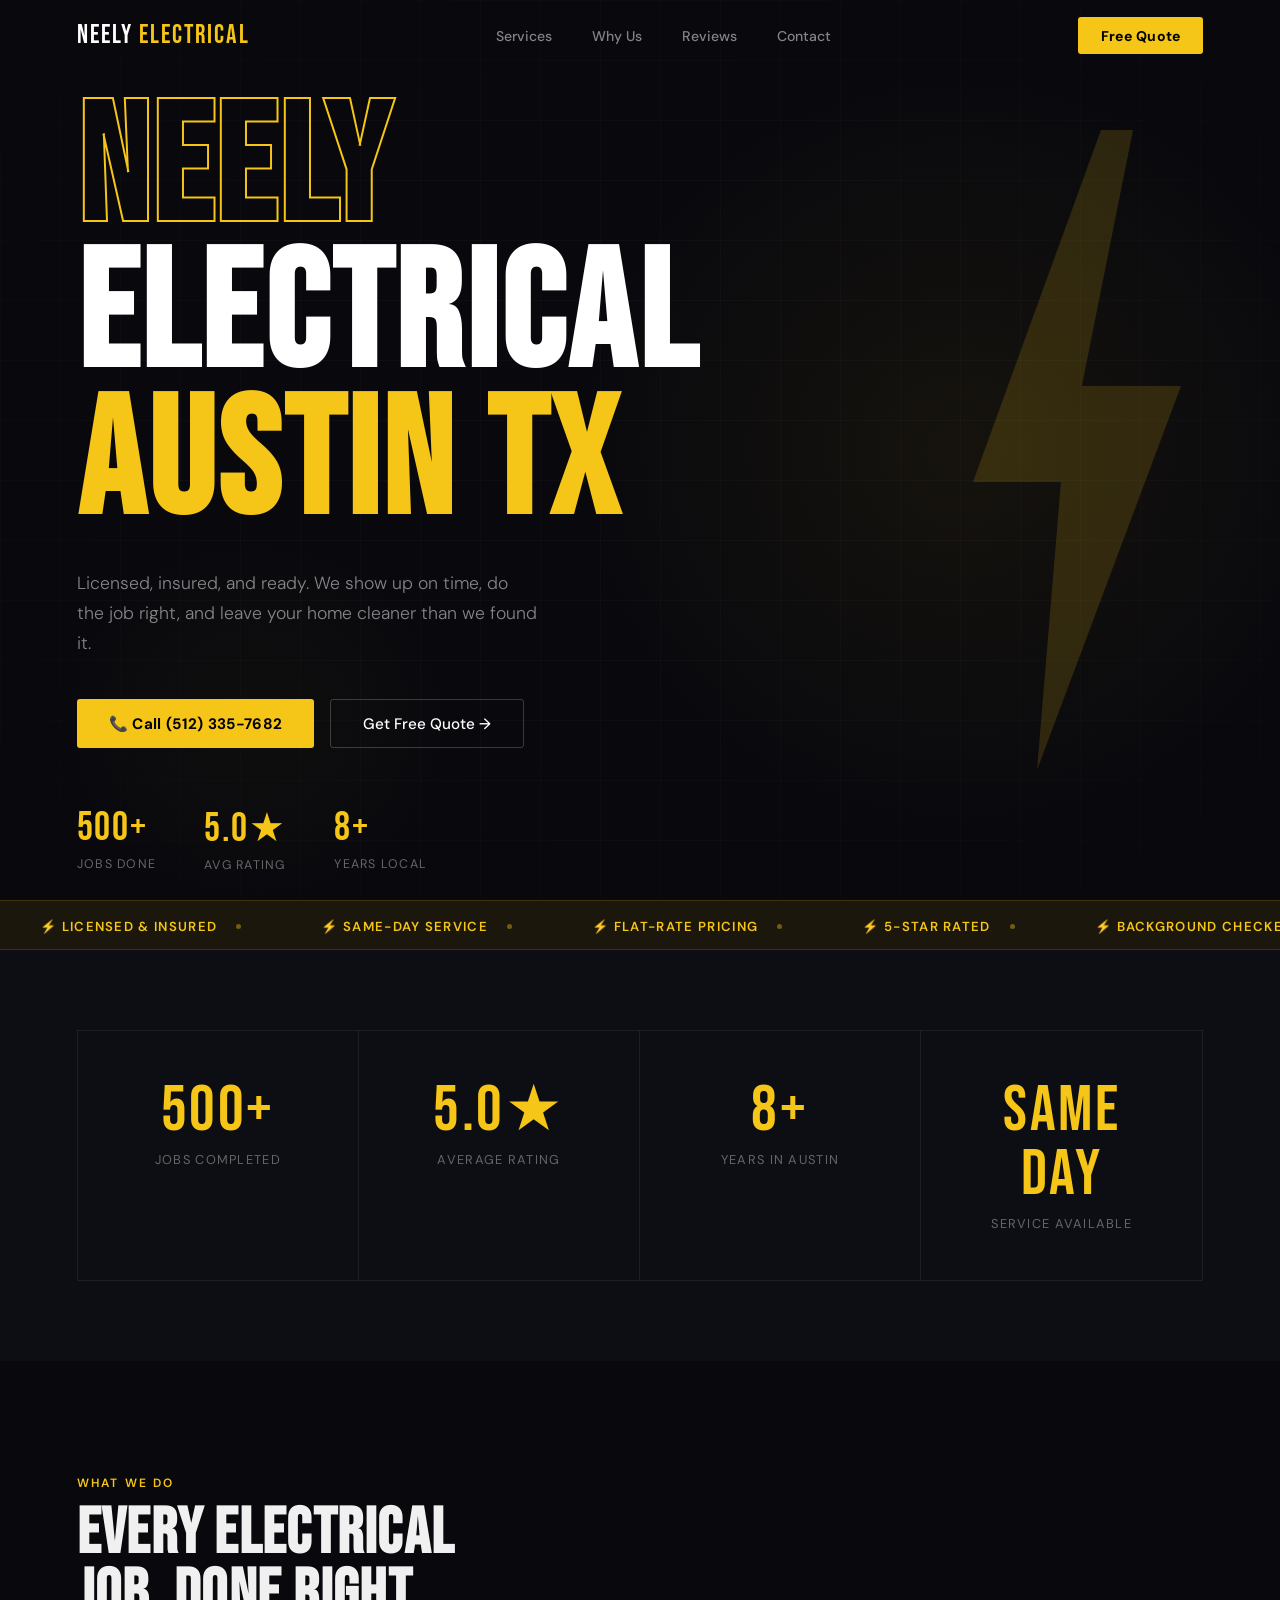
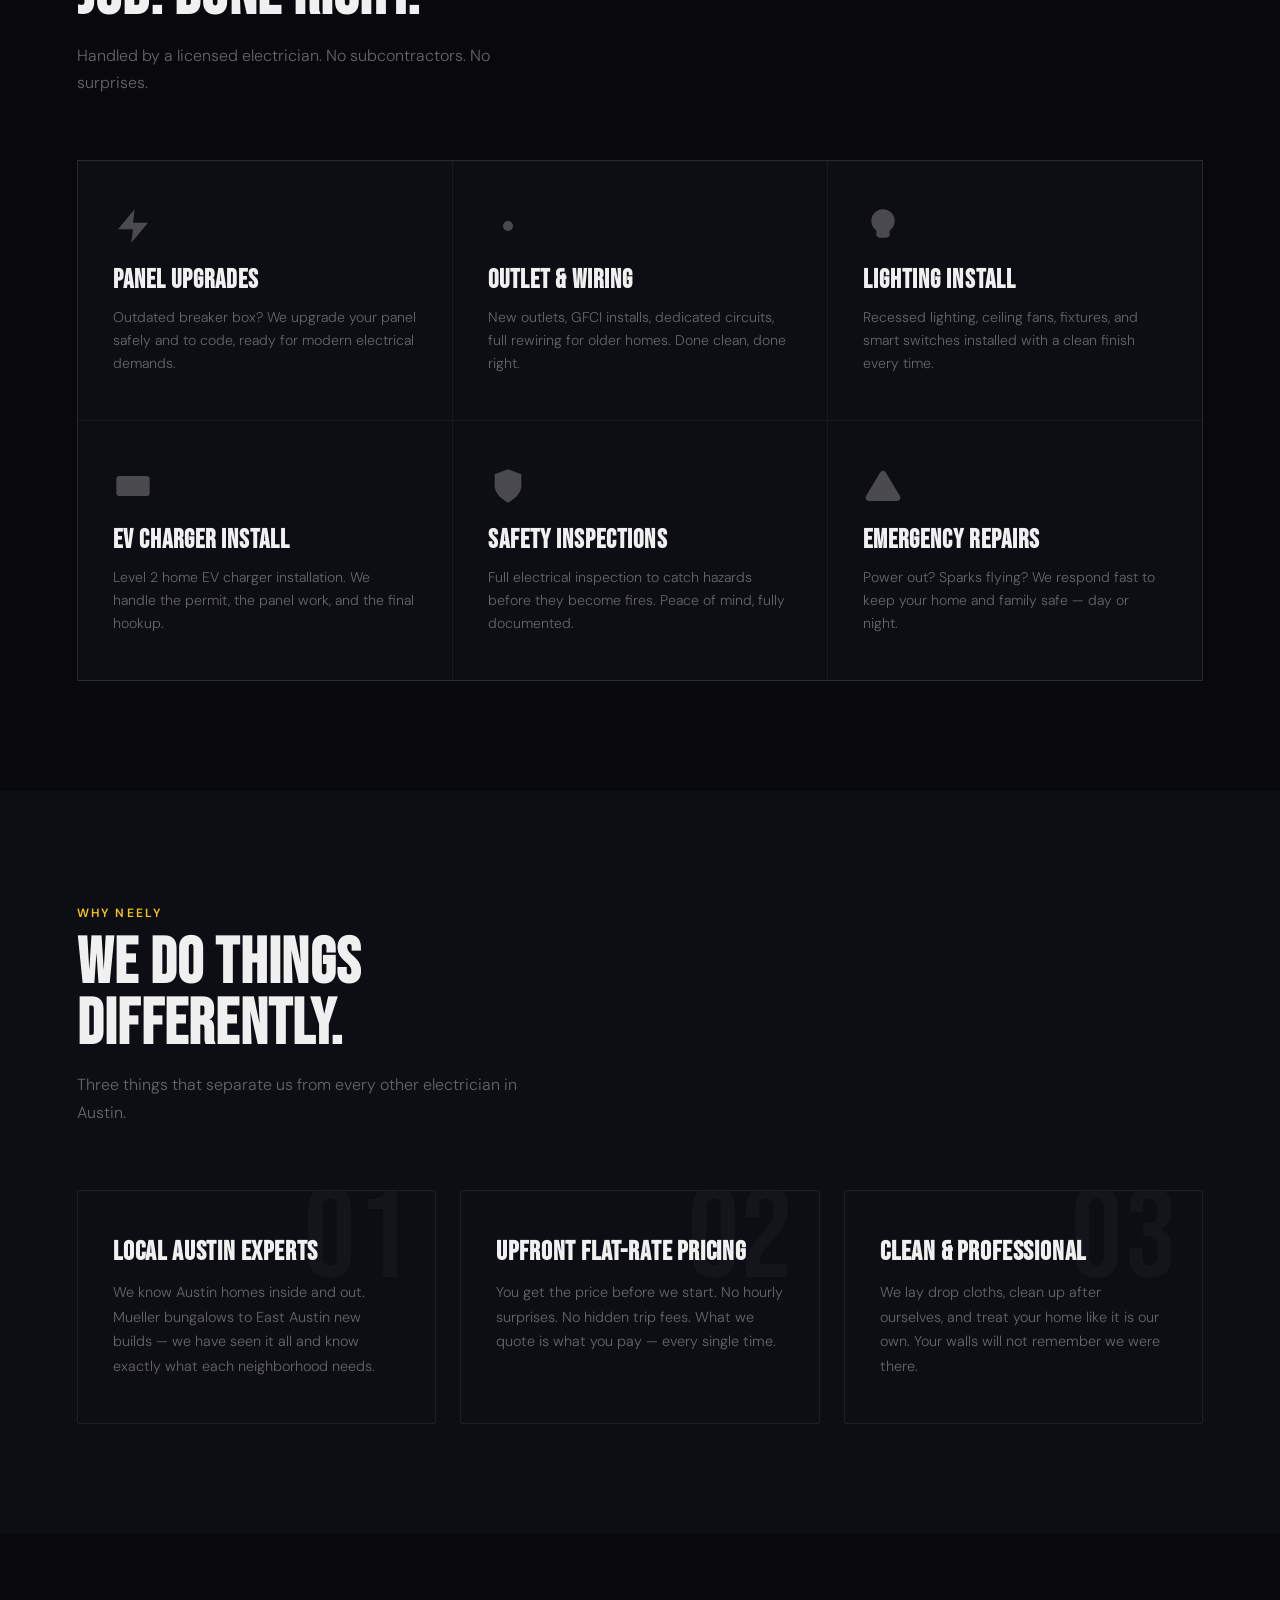
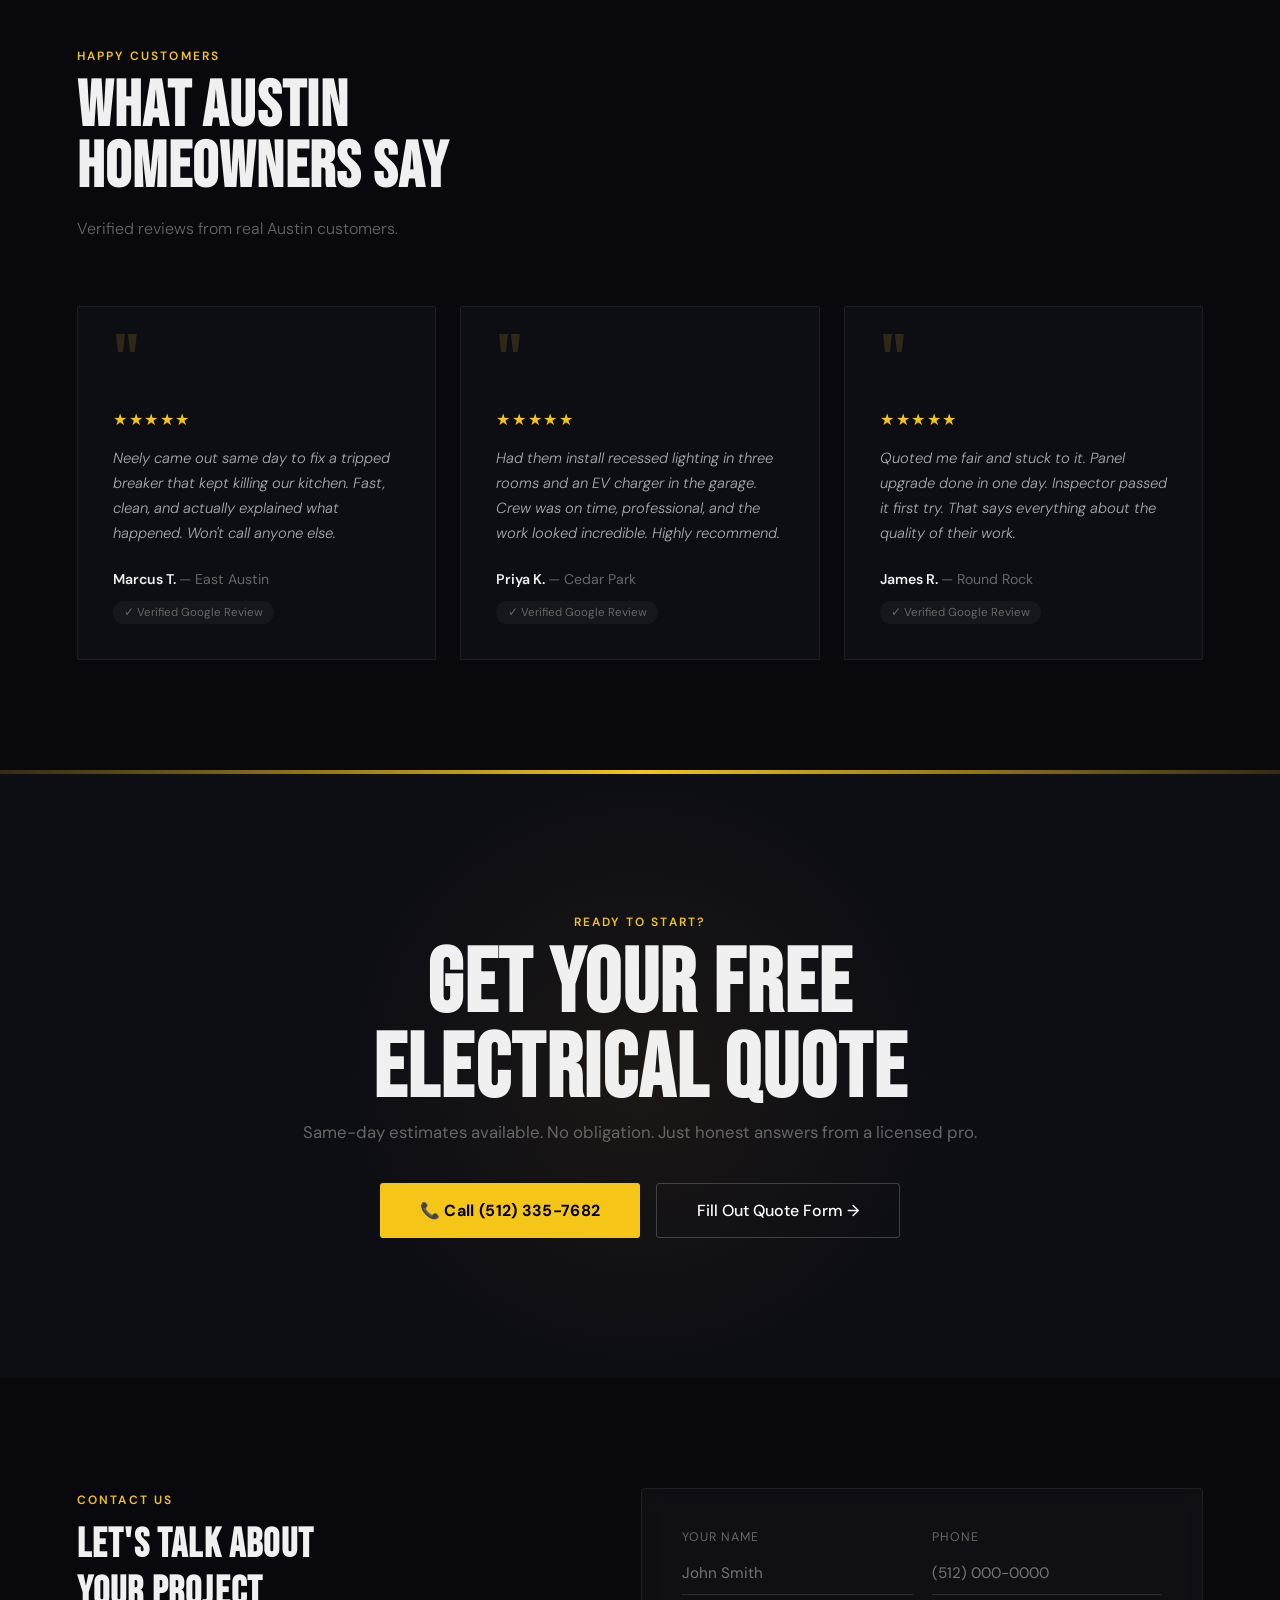
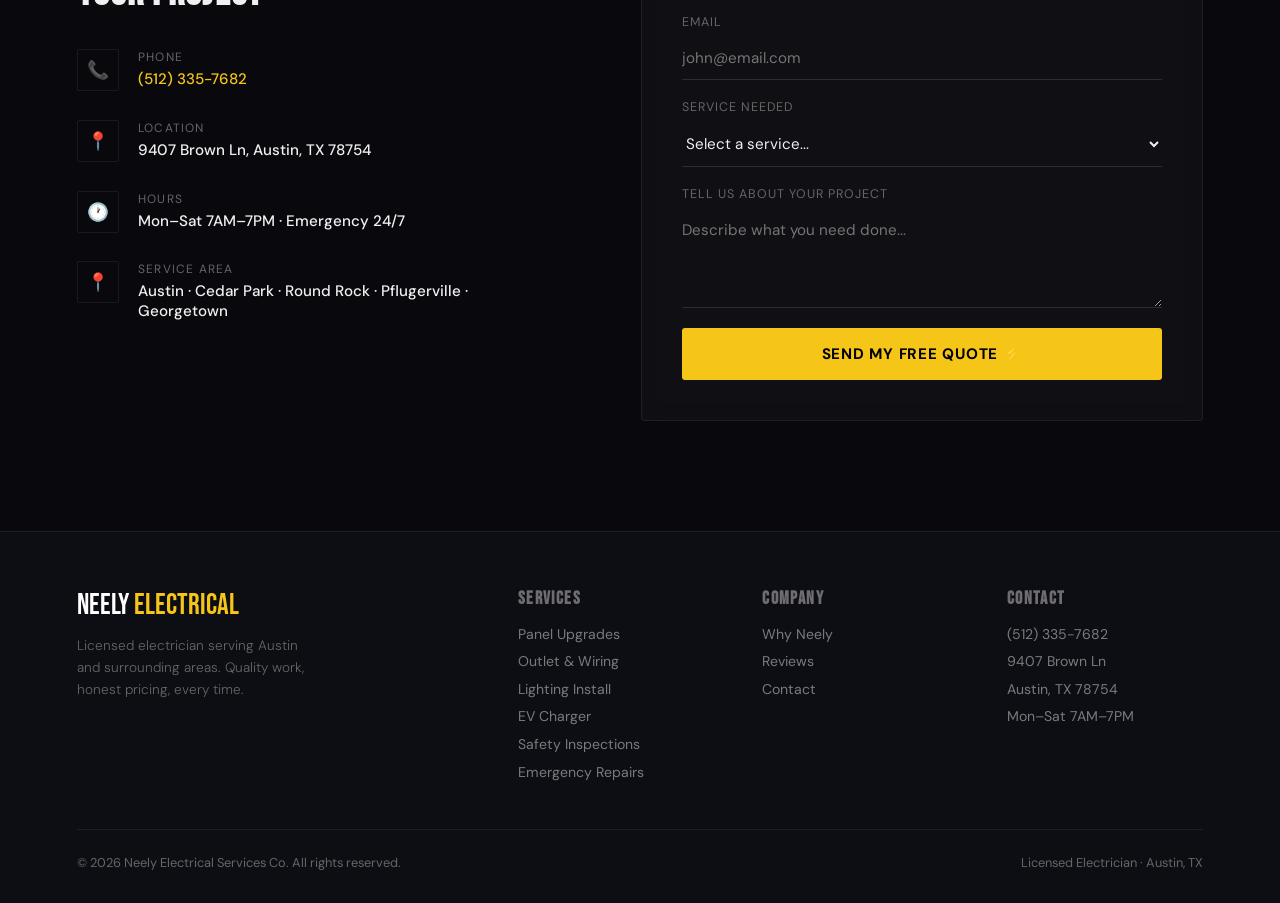
<file: neely-electrical.html>
<!DOCTYPE html>
<html lang="en">
<head>
<meta charset="UTF-8"/>
<meta name="viewport" content="width=device-width,initial-scale=1.0"/>
<title>Neely Electrical Services Co | Licensed Electrician Austin, TX</title>
<meta name="description" content="Austin's trusted licensed electrician. Panel upgrades, EV chargers, same-day service. Call (512) 335-7682 for a free quote."/>
<link rel="preconnect" href="https://fonts.googleapis.com"/>
<link rel="preconnect" href="https://fonts.gstatic.com" crossorigin/>
<link href="https://fonts.googleapis.com/css2?family=Bebas+Neue&family=DM+Sans:ital,wght@0,300;0,400;0,500;0,600;1,300&display=swap" rel="stylesheet"/>
<style>
*,*::before,*::after{box-sizing:border-box;margin:0;padding:0}
:root{
  --gold:#f5c518;--gold-dim:#c9a00f;--gold-glow:rgba(245,197,24,0.25);
  --bg:#08080d;--bg2:#0d0d14;--bg3:#11111a;
  --text:#f0f0f0;--muted:#666;--border:rgba(255,255,255,0.07);
}
html{scroll-behavior:smooth}
body{font-family:'DM Sans',sans-serif;background:var(--bg);color:var(--text);overflow-x:hidden}

/* ─── NAV ─── */
nav{
  position:fixed;top:0;left:0;right:0;z-index:200;
  display:flex;align-items:center;justify-content:space-between;
  padding:0 6%;height:72px;
  transition:background .3s,border-color .3s;
  border-bottom:1px solid transparent;
}
nav.scrolled{background:rgba(8,8,13,.96);backdrop-filter:blur(12px);border-color:var(--border)}
.nav-logo{font-family:'Bebas Neue',cursive;font-size:1.6rem;letter-spacing:.08em;color:#fff;text-decoration:none}
.nav-logo span{color:var(--gold)}
.nav-links{display:flex;gap:2.5rem;list-style:none}
.nav-links a{color:rgba(255,255,255,.5);text-decoration:none;font-size:.88rem;font-weight:500;transition:color .2s}
.nav-links a:hover{color:#fff}
.nav-cta{
  background:var(--gold);color:#000;padding:.6rem 1.4rem;
  border-radius:3px;font-weight:700;font-size:.88rem;text-decoration:none;
  transition:background .2s,transform .2s;letter-spacing:.03em;
}
.nav-cta:hover{background:var(--gold-dim);transform:translateY(-1px)}
.nav-burger{display:none;flex-direction:column;gap:5px;background:none;border:none;cursor:pointer;padding:4px}
.nav-burger span{display:block;width:22px;height:2px;background:#fff;transition:.3s}

/* ─── HERO ─── */
.hero{
  min-height:100vh;display:flex;align-items:center;
  padding:72px 6% 0;position:relative;overflow:hidden;
}
.hero-bg{
  position:absolute;inset:0;
  background:
    radial-gradient(ellipse 50% 70% at 75% 50%,rgba(245,197,24,.06) 0%,transparent 65%),
    radial-gradient(ellipse 30% 40% at 20% 80%,rgba(245,197,24,.03) 0%,transparent 60%);
}
.hero-grid{
  position:absolute;inset:0;
  background-image:linear-gradient(rgba(255,255,255,.025) 1px,transparent 1px),linear-gradient(90deg,rgba(255,255,255,.025) 1px,transparent 1px);
  background-size:60px 60px;
  mask-image:radial-gradient(ellipse 80% 80% at 50% 50%,black 40%,transparent 100%);
}
.hero-content{position:relative;z-index:2;max-width:800px}
.hero-badge{
  display:inline-flex;align-items:center;gap:.5rem;
  background:rgba(255,255,255,.05);border:1px solid var(--border);
  padding:.35rem .9rem;border-radius:100px;
  font-size:.78rem;font-weight:500;color:rgba(255,255,255,.6);
  margin-bottom:2rem;
}
.hero-badge-dot{width:7px;height:7px;border-radius:50%;background:#22c55e;animation:pulse-dot 2s infinite}
@keyframes pulse-dot{0%,100%{box-shadow:0 0 0 0 rgba(34,197,94,.4)}50%{box-shadow:0 0 0 6px rgba(34,197,94,0)}}

.hero h1{
  font-family:'Bebas Neue',cursive;
  font-size:clamp(5rem,13vw,11rem);
  line-height:.88;
  letter-spacing:.02em;
  margin-bottom:2rem;
}
.h1-outline{
  -webkit-text-stroke:2px var(--gold);
  color:transparent;
  display:block;
}
.h1-solid{color:#fff;display:block}
.h1-gold{color:var(--gold);display:block}

.hero-sub{
  font-size:1.1rem;color:rgba(255,255,255,.5);
  max-width:460px;margin-bottom:2.5rem;font-weight:300;line-height:1.7;
}
.hero-ctas{display:flex;gap:1rem;flex-wrap:wrap;margin-bottom:3.5rem}
.btn-primary{
  display:inline-flex;align-items:center;gap:.5rem;
  background:var(--gold);color:#000;
  padding:.85rem 2rem;border-radius:3px;
  font-weight:700;font-size:.95rem;text-decoration:none;
  transition:background .2s,transform .2s,box-shadow .2s;letter-spacing:.02em;
}
.btn-primary:hover{background:var(--gold-dim);transform:translateY(-2px);box-shadow:0 8px 30px rgba(245,197,24,.3)}
.btn-ghost{
  display:inline-flex;align-items:center;gap:.5rem;
  background:transparent;color:#fff;
  border:1px solid rgba(255,255,255,.2);
  padding:.85rem 2rem;border-radius:3px;
  font-weight:500;font-size:.95rem;text-decoration:none;
  transition:border-color .2s,background .2s;
}
.btn-ghost:hover{border-color:var(--gold);color:var(--gold)}

.hero-stats{display:flex;gap:3rem;flex-wrap:wrap}
.hero-stat-num{
  font-family:'Bebas Neue',cursive;font-size:2.5rem;
  color:var(--gold);letter-spacing:.04em;display:block;
}
.hero-stat-label{font-size:.78rem;color:var(--muted);text-transform:uppercase;letter-spacing:.1em}

/* Lightning SVG */
.hero-bolt{
  position:absolute;right:4%;top:50%;transform:translateY(-50%);
  width:clamp(200px,25vw,380px);opacity:.15;pointer-events:none;
}

/* ─── MARQUEE ─── */
.marquee-wrap{
  background:rgba(245,197,24,.08);border-top:1px solid rgba(245,197,24,.15);
  border-bottom:1px solid rgba(245,197,24,.15);
  padding:.85rem 0;overflow:hidden;white-space:nowrap;
}
.marquee-track{
  display:inline-flex;animation:marquee 28s linear infinite;
}
.marquee-track:hover{animation-play-state:paused}
.marquee-item{
  display:inline-flex;align-items:center;gap:1.2rem;
  padding:0 2.5rem;
  font-size:.82rem;font-weight:600;letter-spacing:.1em;text-transform:uppercase;
  color:var(--gold);
}
.marquee-dot{width:5px;height:5px;border-radius:50%;background:var(--gold);opacity:.4}
@keyframes marquee{from{transform:translateX(0)}to{transform:translateX(-50%)}}

/* ─── SECTIONS ─── */
section{padding:110px 6%}
.section-eyebrow{
  display:inline-block;
  color:var(--gold);font-size:.75rem;font-weight:600;
  letter-spacing:.18em;text-transform:uppercase;margin-bottom:.8rem;
}
.section-title{
  font-family:'Bebas Neue',cursive;
  font-size:clamp(2.8rem,5vw,4.5rem);line-height:.95;
  margin-bottom:1rem;letter-spacing:.02em;
}
.section-sub{color:var(--muted);font-size:1rem;max-width:480px;margin-bottom:4rem;font-weight:300;line-height:1.7}

/* ─── STATS ─── */
.stats-section{background:var(--bg2);padding:80px 6%}
.stats-grid{
  display:grid;grid-template-columns:repeat(4,1fr);
  border:1px solid var(--border);
}
.stat-block{
  padding:3rem 2.5rem;border-right:1px solid var(--border);
  text-align:center;
}
.stat-block:last-child{border-right:none}
.stat-num{
  font-family:'Bebas Neue',cursive;font-size:4rem;
  color:var(--gold);letter-spacing:.04em;display:block;line-height:1;
}
.stat-label{font-size:.8rem;color:var(--muted);text-transform:uppercase;letter-spacing:.1em;margin-top:.5rem}

/* ─── SERVICES ─── */
.services-section{background:var(--bg)}
.services-grid{
  display:grid;grid-template-columns:repeat(3,1fr);
  gap:1px;background:var(--border);
  border:1px solid var(--border);
}
.service-card{
  background:var(--bg2);padding:2.8rem 2.2rem;
  transition:background .25s;cursor:default;
  position:relative;overflow:hidden;
}
.service-card::after{
  content:'';position:absolute;bottom:0;left:0;right:0;height:2px;
  background:var(--gold);transform:scaleX(0);transform-origin:left;
  transition:transform .3s;
}
.service-card:hover{background:var(--bg3)}
.service-card:hover::after{transform:scaleX(1)}
.service-card:hover .svc-icon{color:var(--gold);filter:drop-shadow(0 0 8px rgba(245,197,24,.5))}
.svc-icon{
  color:rgba(255,255,255,.25);margin-bottom:1.2rem;
  transition:color .3s,filter .3s;display:block;
}
.service-card h3{
  font-family:'Bebas Neue',cursive;font-size:1.6rem;
  letter-spacing:.04em;margin-bottom:.6rem;
}
.service-card p{color:var(--muted);font-size:.88rem;font-weight:300;line-height:1.65}

/* ─── WHY US ─── */
.why-section{background:var(--bg2)}
.why-grid{display:grid;grid-template-columns:repeat(3,1fr);gap:1.5rem}
.why-card{
  padding:2.8rem 2.2rem;border:1px solid var(--border);
  border-radius:2px;position:relative;overflow:hidden;
  transition:border-color .25s,transform .25s,box-shadow .25s;
}
.why-card:hover{
  border-color:var(--gold);transform:translateY(-4px);
  box-shadow:0 20px 60px rgba(245,197,24,.1);
}
.why-ghost-num{
  position:absolute;top:-1rem;right:1.5rem;
  font-family:'Bebas Neue',cursive;font-size:8rem;
  color:rgba(255,255,255,.03);line-height:1;pointer-events:none;
  letter-spacing:.02em;
}
.why-card h3{font-family:'Bebas Neue',cursive;font-size:1.7rem;letter-spacing:.03em;margin-bottom:.8rem}
.why-card p{color:var(--muted);font-size:.9rem;font-weight:300;line-height:1.7}

/* ─── REVIEWS ─── */
.reviews-section{background:var(--bg)}
.reviews-grid{display:grid;grid-template-columns:repeat(3,1fr);gap:1.5rem}
.review-card{
  background:var(--bg2);border:1px solid var(--border);
  border-radius:2px;padding:2.2rem;
  transition:border-color .25s,box-shadow .25s;
}
.review-card:hover{border-color:rgba(245,197,24,.3);box-shadow:0 0 40px rgba(245,197,24,.05)}
.review-quote{
  font-family:'Bebas Neue',cursive;font-size:5rem;
  color:rgba(245,197,24,.15);line-height:.6;margin-bottom:1.2rem;display:block;
}
.review-stars{color:var(--gold);font-size:1rem;letter-spacing:.1em;margin-bottom:1rem}
.review-card p{color:rgba(255,255,255,.65);font-size:.92rem;font-style:italic;font-weight:300;line-height:1.7;margin-bottom:1.5rem}
.review-author{font-weight:600;font-size:.88rem}
.review-author span{color:var(--muted);font-weight:400}
.review-badge{
  display:inline-flex;align-items:center;gap:.4rem;
  margin-top:.8rem;font-size:.72rem;color:var(--muted);
  background:rgba(255,255,255,.04);padding:.25rem .7rem;border-radius:100px;
}

/* ─── CTA ─── */
.cta-section{
  background:var(--bg2);position:relative;overflow:hidden;
  text-align:center;padding:140px 6%;
}
.cta-diagonal{
  position:absolute;top:0;left:-10%;right:-10%;height:4px;
  background:linear-gradient(90deg,transparent,var(--gold),transparent);
}
.cta-glow{
  position:absolute;top:50%;left:50%;transform:translate(-50%,-50%);
  width:600px;height:600px;border-radius:50%;
  background:radial-gradient(circle,rgba(245,197,24,.06) 0%,transparent 70%);
  pointer-events:none;
}
.cta-section .section-title{font-size:clamp(3rem,7vw,6rem);margin-bottom:.5rem}
.cta-section p{color:var(--muted);margin-bottom:2.5rem;font-size:1.05rem}
.cta-btns{display:flex;gap:1rem;justify-content:center;flex-wrap:wrap}

/* ─── CONTACT ─── */
.contact-section{background:var(--bg)}
.contact-grid{display:grid;grid-template-columns:1fr 1.2fr;gap:6rem;align-items:start}
.contact-info h3{font-family:'Bebas Neue',cursive;font-size:2.5rem;margin-bottom:2rem;letter-spacing:.03em}
.contact-row{display:flex;gap:1.2rem;align-items:flex-start;margin-bottom:1.8rem}
.contact-icon{
  width:42px;height:42px;border:1px solid var(--border);border-radius:2px;
  display:flex;align-items:center;justify-content:center;flex-shrink:0;font-size:1.1rem;
}
.contact-label{font-size:.75rem;color:var(--muted);text-transform:uppercase;letter-spacing:.1em;margin-bottom:.25rem}
.contact-val{font-size:.95rem;font-weight:500}
.contact-val a{color:var(--gold);text-decoration:none}

/* Glass form */
.contact-form-wrap{
  background:rgba(255,255,255,.03);border:1px solid var(--border);
  border-radius:4px;padding:2.5rem;backdrop-filter:blur(10px);
}
.form-row{display:grid;grid-template-columns:1fr 1fr;gap:1.2rem}
.form-group{display:flex;flex-direction:column;gap:.4rem;margin-bottom:1.2rem}
.form-group label{font-size:.78rem;color:var(--muted);text-transform:uppercase;letter-spacing:.08em}
.form-group input,
.form-group select,
.form-group textarea{
  background:transparent;border:none;border-bottom:1px solid rgba(255,255,255,.12);
  color:var(--text);padding:.7rem 0;font-family:'DM Sans',sans-serif;font-size:.95rem;
  outline:none;transition:border-color .2s;width:100%;
}
.form-group input:focus,
.form-group select:focus,
.form-group textarea:focus{border-color:var(--gold)}
.form-group textarea{resize:vertical;min-height:100px}
.form-group select option{background:var(--bg2)}
.btn-submit{
  width:100%;background:var(--gold);color:#000;padding:1rem;
  font-family:'DM Sans',sans-serif;font-size:.95rem;font-weight:700;
  border:none;border-radius:3px;cursor:pointer;letter-spacing:.05em;
  text-transform:uppercase;transition:background .2s,transform .2s;
}
.btn-submit:hover{background:var(--gold-dim);transform:translateY(-1px)}

/* ─── FOOTER ─── */
footer{
  background:var(--bg2);border-top:1px solid var(--border);
  padding:3.5rem 6% 2rem;
}
.footer-grid{display:grid;grid-template-columns:2fr 1fr 1fr 1fr;gap:3rem;margin-bottom:3rem}
.footer-logo{font-family:'Bebas Neue',cursive;font-size:1.8rem;color:#fff;margin-bottom:.8rem}
.footer-logo span{color:var(--gold)}
.footer-tagline{font-size:.85rem;color:var(--muted);font-weight:300;line-height:1.6;max-width:240px}
.footer-col h4{font-family:'Bebas Neue',cursive;font-size:1.1rem;letter-spacing:.08em;color:rgba(255,255,255,.4);margin-bottom:1rem}
.footer-col ul{list-style:none;display:flex;flex-direction:column;gap:.6rem}
.footer-col ul li a{color:rgba(255,255,255,.45);font-size:.88rem;text-decoration:none;transition:color .2s}
.footer-col ul li a:hover{color:var(--gold)}
.footer-col ul li{color:rgba(255,255,255,.45);font-size:.88rem}
.footer-bottom{
  border-top:1px solid var(--border);padding-top:1.5rem;
  display:flex;justify-content:space-between;align-items:center;flex-wrap:wrap;gap:1rem;
}
.footer-bottom p{color:var(--muted);font-size:.8rem}

/* ─── REVEAL ANIMATION ─── */
.reveal{opacity:0;transform:translateY(28px);transition:opacity .65s ease,transform .65s ease}
.reveal.visible{opacity:1;transform:none}

/* ─── MOBILE ─── */
@media(max-width:900px){
  .stats-grid{grid-template-columns:repeat(2,1fr)}
  .stat-block:nth-child(2){border-right:none}
  .stat-block:nth-child(3){border-top:1px solid var(--border);border-right:1px solid var(--border)}
  .services-grid{grid-template-columns:repeat(2,1fr)}
  .why-grid{grid-template-columns:1fr}
  .reviews-grid{grid-template-columns:1fr}
  .contact-grid{grid-template-columns:1fr;gap:3rem}
  .footer-grid{grid-template-columns:1fr 1fr}
}
@media(max-width:600px){
  .nav-links{display:none}
  .nav-burger{display:flex}
  .nav-links.open{
    display:flex;flex-direction:column;position:absolute;
    top:72px;left:0;right:0;background:rgba(8,8,13,.98);
    padding:2rem 6%;gap:1.5rem;border-bottom:1px solid var(--border);
  }
  .stats-grid{grid-template-columns:repeat(2,1fr)}
  .services-grid{grid-template-columns:1fr}
  .hero-bolt{display:none}
  .form-row{grid-template-columns:1fr}
  .footer-grid{grid-template-columns:1fr}
  .hero-stats{gap:1.5rem}
  .cta-btns{flex-direction:column;align-items:center}
}
</style>
</head>
<body>

<!-- NAV -->
<nav id="nav">
  <a href="#" class="nav-logo">NEELY <span>ELECTRICAL</span></a>
  <ul class="nav-links" id="nav-links">
    <li><a href="#services">Services</a></li>
    <li><a href="#why">Why Us</a></li>
    <li><a href="#reviews">Reviews</a></li>
    <li><a href="#contact">Contact</a></li>
  </ul>
  <a href="tel:5123357682" class="nav-cta">Free Quote</a>
  <button class="nav-burger" onclick="document.getElementById('nav-links').classList.toggle('open')" aria-label="Menu">
    <span></span><span></span><span></span>
  </button>
</nav>

<!-- HERO -->
<section class="hero" id="home">
  <div class="hero-bg"></div>
  <div class="hero-grid"></div>

  <!-- Lightning bolt SVG -->
  <svg class="hero-bolt" viewBox="0 0 200 400" fill="none" xmlns="http://www.w3.org/2000/svg">
    <polygon points="120,0 40,220 95,220 80,400 170,160 108,160 140,0" fill="#f5c518"/>
  </svg>

  <div class="hero-content">
    <h1>
      <span class="h1-outline">NEELY</span>
      <span class="h1-solid">ELECTRICAL</span>
      <span class="h1-gold">AUSTIN TX</span>
    </h1>
    <p class="hero-sub">Licensed, insured, and ready. We show up on time, do the job right, and leave your home cleaner than we found it.</p>
    <div class="hero-ctas">
      <a href="tel:5123357682" class="btn-primary">📞 Call (512) 335-7682</a>
      <a href="#contact" class="btn-ghost">Get Free Quote →</a>
    </div>
    <div class="hero-stats">
      <div><span class="hero-stat-num" data-count="500">0</span><span class="hero-stat-label">Jobs Done</span></div>
      <div><span class="hero-stat-num">5.0★</span><span class="hero-stat-label">Avg Rating</span></div>
      <div><span class="hero-stat-num" data-count="8">0</span><span class="hero-stat-label">Years Local</span></div>
    </div>
  </div>
</section>

<!-- MARQUEE -->
<div class="marquee-wrap">
  <div class="marquee-track">
    <span class="marquee-item">⚡ Licensed &amp; Insured<span class="marquee-dot"></span></span>
    <span class="marquee-item">⚡ Same-Day Service<span class="marquee-dot"></span></span>
    <span class="marquee-item">⚡ Flat-Rate Pricing<span class="marquee-dot"></span></span>
    <span class="marquee-item">⚡ 5-Star Rated<span class="marquee-dot"></span></span>
    <span class="marquee-item">⚡ Background Checked<span class="marquee-dot"></span></span>
    <span class="marquee-item">⚡ Austin Local<span class="marquee-dot"></span></span>
    <span class="marquee-item">⚡ Licensed &amp; Insured<span class="marquee-dot"></span></span>
    <span class="marquee-item">⚡ Same-Day Service<span class="marquee-dot"></span></span>
    <span class="marquee-item">⚡ Flat-Rate Pricing<span class="marquee-dot"></span></span>
    <span class="marquee-item">⚡ 5-Star Rated<span class="marquee-dot"></span></span>
    <span class="marquee-item">⚡ Background Checked<span class="marquee-dot"></span></span>
    <span class="marquee-item">⚡ Austin Local<span class="marquee-dot"></span></span>
  </div>
</div>

<!-- STATS -->
<div class="stats-section">
  <div class="stats-grid reveal">
    <div class="stat-block"><span class="stat-num" data-count="500">0</span><div class="stat-label">Jobs Completed</div></div>
    <div class="stat-block"><span class="stat-num">5.0★</span><div class="stat-label">Average Rating</div></div>
    <div class="stat-block"><span class="stat-num" data-count="8">0</span><div class="stat-label">Years in Austin</div></div>
    <div class="stat-block"><span class="stat-num">Same Day</span><div class="stat-label">Service Available</div></div>
  </div>
</div>

<!-- SERVICES -->
<section class="services-section" id="services">
  <div class="section-eyebrow reveal">What We Do</div>
  <h2 class="section-title reveal">Every Electrical<br/>Job. Done Right.</h2>
  <p class="section-sub reveal">Handled by a licensed electrician. No subcontractors. No surprises.</p>
  <div class="services-grid reveal">
    <div class="service-card">
      <svg class="svc-icon" width="40" height="40" viewBox="0 0 24 24" fill="currentColor"><path d="M13 2L3 14h9l-1 8 10-12h-9l1-8z"/></svg>
      <h3>Panel Upgrades</h3>
      <p>Outdated breaker box? We upgrade your panel safely and to code, ready for modern electrical demands.</p>
    </div>
    <div class="service-card">
      <svg class="svc-icon" width="40" height="40" viewBox="0 0 24 24" fill="currentColor"><circle cx="12" cy="12" r="3"/><path d="M12 2v3M12 19v3M4.22 4.22l2.12 2.12M17.66 17.66l2.12 2.12M2 12h3M19 12h3M4.22 19.78l2.12-2.12M17.66 6.34l2.12-2.12"/></svg>
      <h3>Outlet &amp; Wiring</h3>
      <p>New outlets, GFCI installs, dedicated circuits, full rewiring for older homes. Done clean, done right.</p>
    </div>
    <div class="service-card">
      <svg class="svc-icon" width="40" height="40" viewBox="0 0 24 24" fill="currentColor"><path d="M12 2a7 7 0 0 1 7 7c0 2.38-1.19 4.47-3 5.74V17a2 2 0 0 1-2 2h-4a2 2 0 0 1-2-2v-2.26C6.19 13.47 5 11.38 5 9a7 7 0 0 1 7-7zM10 21h4M12 21v1"/></svg>
      <h3>Lighting Install</h3>
      <p>Recessed lighting, ceiling fans, fixtures, and smart switches installed with a clean finish every time.</p>
    </div>
    <div class="service-card">
      <svg class="svc-icon" width="40" height="40" viewBox="0 0 24 24" fill="currentColor"><rect x="2" y="6" width="20" height="12" rx="2"/><path d="M7 10h0M7 14h0M12 12h5"/></svg>
      <h3>EV Charger Install</h3>
      <p>Level 2 home EV charger installation. We handle the permit, the panel work, and the final hookup.</p>
    </div>
    <div class="service-card">
      <svg class="svc-icon" width="40" height="40" viewBox="0 0 24 24" fill="currentColor"><path d="M12 22s8-4 8-10V5l-8-3-8 3v7c0 6 8 10 8 10z"/></svg>
      <h3>Safety Inspections</h3>
      <p>Full electrical inspection to catch hazards before they become fires. Peace of mind, fully documented.</p>
    </div>
    <div class="service-card">
      <svg class="svc-icon" width="40" height="40" viewBox="0 0 24 24" fill="currentColor"><path d="M10.29 3.86L1.82 18a2 2 0 0 0 1.71 3h16.94a2 2 0 0 0 1.71-3L13.71 3.86a2 2 0 0 0-3.42 0z"/><line x1="12" y1="9" x2="12" y2="13"/><line x1="12" y1="17" x2="12.01" y2="17"/></svg>
      <h3>Emergency Repairs</h3>
      <p>Power out? Sparks flying? We respond fast to keep your home and family safe — day or night.</p>
    </div>
  </div>
</section>

<!-- WHY US -->
<section class="why-section" id="why">
  <div class="section-eyebrow reveal">Why Neely</div>
  <h2 class="section-title reveal">We Do Things<br/>Differently.</h2>
  <p class="section-sub reveal">Three things that separate us from every other electrician in Austin.</p>
  <div class="why-grid">
    <div class="why-card reveal">
      <div class="why-ghost-num">01</div>
      <h3>Local Austin Experts</h3>
      <p>We know Austin homes inside and out. Mueller bungalows to East Austin new builds — we have seen it all and know exactly what each neighborhood needs.</p>
    </div>
    <div class="why-card reveal">
      <div class="why-ghost-num">02</div>
      <h3>Upfront Flat-Rate Pricing</h3>
      <p>You get the price before we start. No hourly surprises. No hidden trip fees. What we quote is what you pay — every single time.</p>
    </div>
    <div class="why-card reveal">
      <div class="why-ghost-num">03</div>
      <h3>Clean &amp; Professional</h3>
      <p>We lay drop cloths, clean up after ourselves, and treat your home like it is our own. Your walls will not remember we were there.</p>
    </div>
  </div>
</section>

<!-- REVIEWS -->
<section class="reviews-section" id="reviews">
  <div class="section-eyebrow reveal">Happy Customers</div>
  <h2 class="section-title reveal">What Austin<br/>Homeowners Say</h2>
  <p class="section-sub reveal">Verified reviews from real Austin customers.</p>
  <div class="reviews-grid">
    <div class="review-card reveal">
      <span class="review-quote">"</span>
      <div class="review-stars">★★★★★</div>
      <p>Neely came out same day to fix a tripped breaker that kept killing our kitchen. Fast, clean, and actually explained what happened. Won't call anyone else.</p>
      <div class="review-author">Marcus T. <span>— East Austin</span></div>
      <span class="review-badge">✓ Verified Google Review</span>
    </div>
    <div class="review-card reveal">
      <span class="review-quote">"</span>
      <div class="review-stars">★★★★★</div>
      <p>Had them install recessed lighting in three rooms and an EV charger in the garage. Crew was on time, professional, and the work looked incredible. Highly recommend.</p>
      <div class="review-author">Priya K. <span>— Cedar Park</span></div>
      <span class="review-badge">✓ Verified Google Review</span>
    </div>
    <div class="review-card reveal">
      <span class="review-quote">"</span>
      <div class="review-stars">★★★★★</div>
      <p>Quoted me fair and stuck to it. Panel upgrade done in one day. Inspector passed it first try. That says everything about the quality of their work.</p>
      <div class="review-author">James R. <span>— Round Rock</span></div>
      <span class="review-badge">✓ Verified Google Review</span>
    </div>
  </div>
</section>

<!-- CTA -->
<section class="cta-section">
  <div class="cta-diagonal"></div>
  <div class="cta-glow"></div>
  <div style="position:relative;z-index:2">
    <div class="section-eyebrow">Ready To Start?</div>
    <h2 class="section-title">Get Your Free<br/>Electrical Quote</h2>
    <p>Same-day estimates available. No obligation. Just honest answers from a licensed pro.</p>
    <div class="cta-btns">
      <a href="tel:5123357682" class="btn-primary" style="font-size:1rem;padding:1rem 2.5rem">📞 Call (512) 335-7682</a>
      <a href="#contact" class="btn-ghost" style="font-size:1rem;padding:1rem 2.5rem">Fill Out Quote Form →</a>
    </div>
  </div>
</section>

<!-- CONTACT -->
<section class="contact-section" id="contact">
  <div class="contact-grid">
    <div>
      <div class="section-eyebrow reveal">Contact Us</div>
      <div class="contact-info">
        <h3>Let's Talk About<br/>Your Project</h3>
        <div class="contact-row">
          <div class="contact-icon">📞</div>
          <div>
            <div class="contact-label">Phone</div>
            <div class="contact-val"><a href="tel:5123357682">(512) 335-7682</a></div>
          </div>
        </div>
        <div class="contact-row">
          <div class="contact-icon">📍</div>
          <div>
            <div class="contact-label">Location</div>
            <div class="contact-val">9407 Brown Ln, Austin, TX 78754</div>
          </div>
        </div>
        <div class="contact-row">
          <div class="contact-icon">🕐</div>
          <div>
            <div class="contact-label">Hours</div>
            <div class="contact-val">Mon–Sat 7AM–7PM · Emergency 24/7</div>
          </div>
        </div>
        <div class="contact-row">
          <div class="contact-icon">📍</div>
          <div>
            <div class="contact-label">Service Area</div>
            <div class="contact-val">Austin · Cedar Park · Round Rock · Pflugerville · Georgetown</div>
          </div>
        </div>
      </div>
    </div>
    <div class="contact-form-wrap reveal">
      <form action="#" method="POST">
        <div class="form-row">
          <div class="form-group"><label>Your Name</label><input type="text" name="name" placeholder="John Smith" required/></div>
          <div class="form-group"><label>Phone</label><input type="tel" name="phone" placeholder="(512) 000-0000" required/></div>
        </div>
        <div class="form-group"><label>Email</label><input type="email" name="email" placeholder="john@email.com"/></div>
        <div class="form-group">
          <label>Service Needed</label>
          <select name="service" required>
            <option value="" disabled selected>Select a service...</option>
            <option>Panel Upgrade</option>
            <option>Outlet &amp; Wiring</option>
            <option>Lighting Installation</option>
            <option>EV Charger Install</option>
            <option>Safety Inspection</option>
            <option>Emergency Repair</option>
            <option>Other</option>
          </select>
        </div>
        <div class="form-group"><label>Tell Us About Your Project</label><textarea name="message" placeholder="Describe what you need done..."></textarea></div>
        <button type="submit" class="btn-submit">Send My Free Quote ⚡</button>
      </form>
    </div>
  </div>
</section>

<!-- FOOTER -->
<footer>
  <div class="footer-grid">
    <div>
      <div class="footer-logo">NEELY <span>ELECTRICAL</span></div>
      <p class="footer-tagline">Licensed electrician serving Austin and surrounding areas. Quality work, honest pricing, every time.</p>
    </div>
    <div class="footer-col">
      <h4>Services</h4>
      <ul>
        <li><a href="#services">Panel Upgrades</a></li>
        <li><a href="#services">Outlet &amp; Wiring</a></li>
        <li><a href="#services">Lighting Install</a></li>
        <li><a href="#services">EV Charger</a></li>
        <li><a href="#services">Safety Inspections</a></li>
        <li><a href="#services">Emergency Repairs</a></li>
      </ul>
    </div>
    <div class="footer-col">
      <h4>Company</h4>
      <ul>
        <li><a href="#why">Why Neely</a></li>
        <li><a href="#reviews">Reviews</a></li>
        <li><a href="#contact">Contact</a></li>
      </ul>
    </div>
    <div class="footer-col">
      <h4>Contact</h4>
      <ul>
        <li><a href="tel:5123357682">(512) 335-7682</a></li>
        <li>9407 Brown Ln</li>
        <li>Austin, TX 78754</li>
        <li>Mon–Sat 7AM–7PM</li>
      </ul>
    </div>
  </div>
  <div class="footer-bottom">
    <p>© 2026 Neely Electrical Services Co. All rights reserved.</p>
    <p>Licensed Electrician · Austin, TX</p>
  </div>
</footer>

<script>
// Nav scroll effect
window.addEventListener('scroll',()=>{
  document.getElementById('nav').classList.toggle('scrolled',window.scrollY>40)
})

// Scroll reveal
const reveals=document.querySelectorAll('.reveal')
const observer=new IntersectionObserver(entries=>{
  entries.forEach(e=>{if(e.isIntersecting){e.target.classList.add('visible');observer.unobserve(e.target)}})
},{threshold:.12})
reveals.forEach(el=>observer.observe(el))

// Counter animation
const counters=document.querySelectorAll('[data-count]')
const counterObserver=new IntersectionObserver(entries=>{
  entries.forEach(e=>{
    if(e.isIntersecting){
      const el=e.target,target=+el.dataset.count,suffix=el.dataset.suffix||'+'
      let current=0,step=target/60
      const timer=setInterval(()=>{
        current+=step
        if(current>=target){current=target;clearInterval(timer)}
        el.textContent=Math.floor(current)+suffix
      },20)
      counterObserver.unobserve(el)
    }
  })
},{threshold:.5})
counters.forEach(el=>counterObserver.observe(el))
</script>
</body>
</html>
</file>
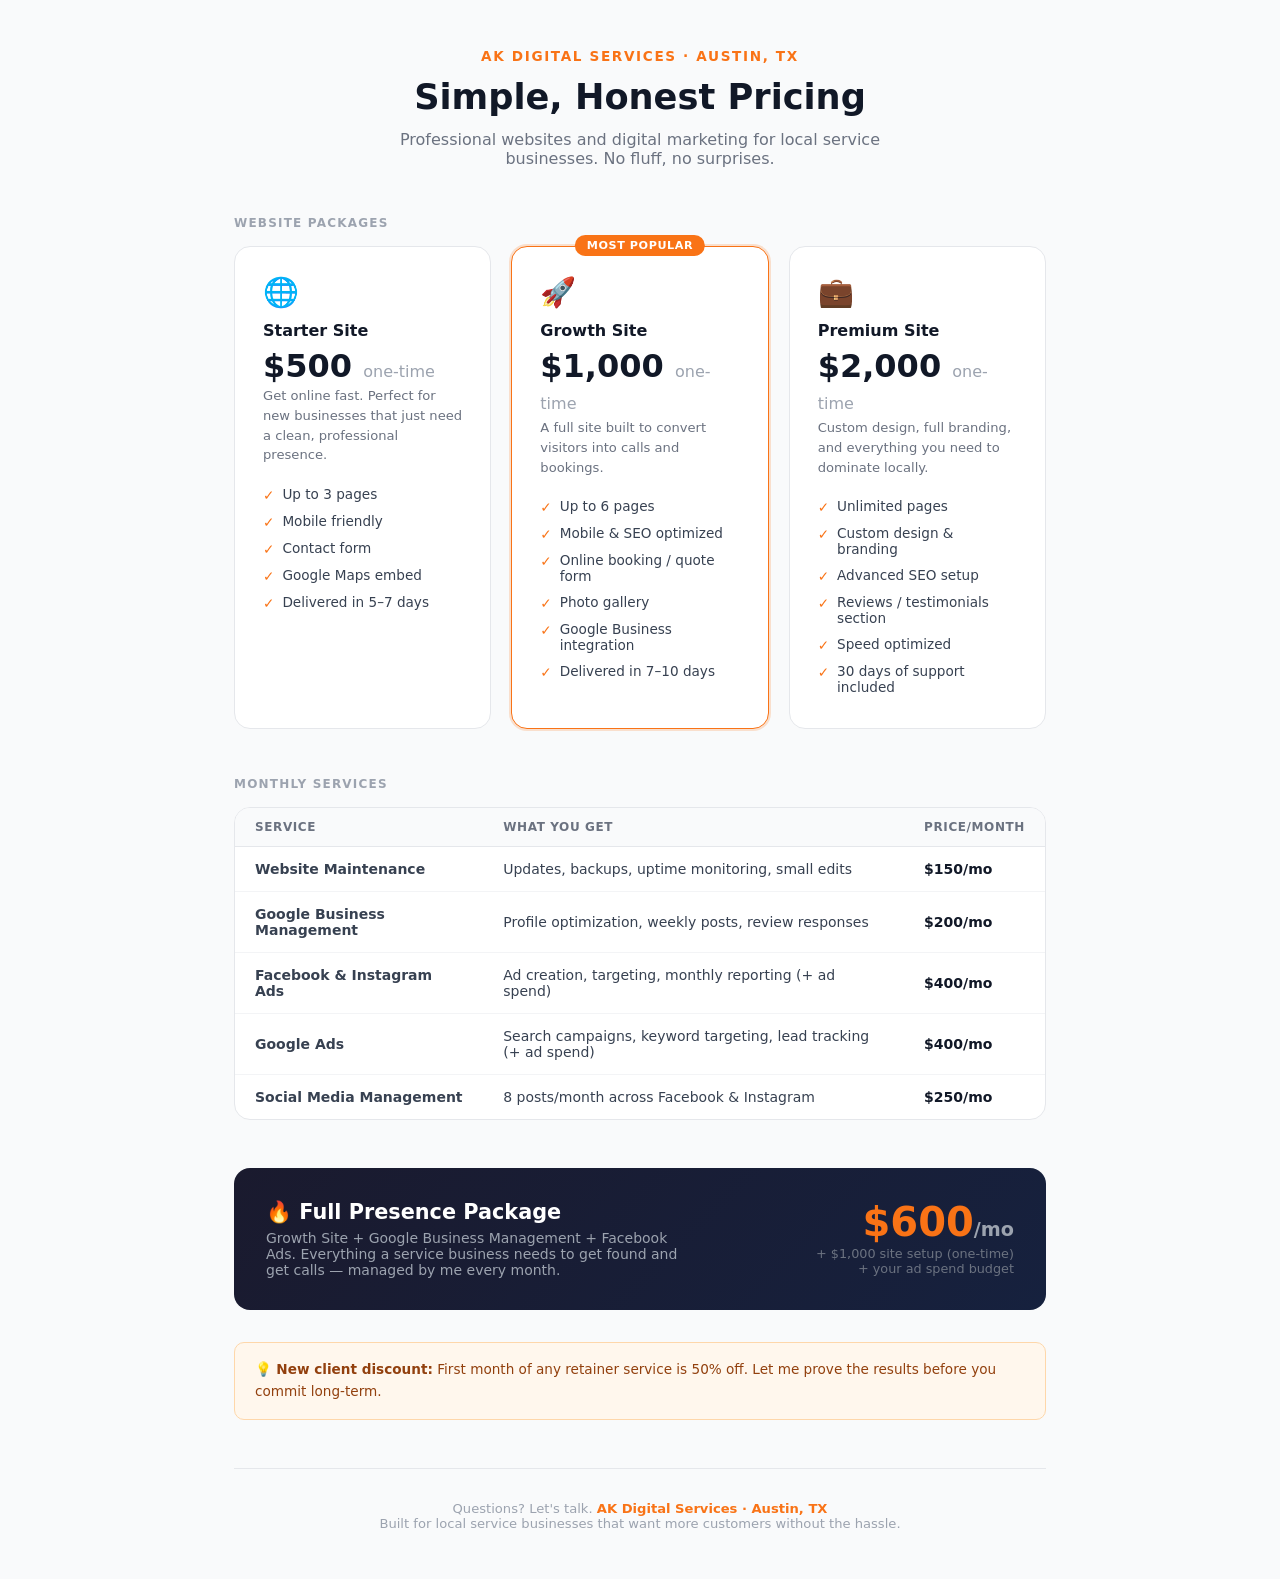
<file: pricing.html>
<!DOCTYPE html>
<html lang="en">
<head>
  <meta charset="UTF-8"/>
  <meta name="viewport" content="width=device-width, initial-scale=1.0"/>
  <title>Pricing — AK Digital Services</title>
  <style>
    * { box-sizing: border-box; margin: 0; padding: 0; }

    body {
      font-family: 'Segoe UI', system-ui, sans-serif;
      background: #f9fafb;
      color: #111827;
    }

    .page {
      max-width: 860px;
      margin: 0 auto;
      padding: 48px 24px;
    }

    .header {
      text-align: center;
      margin-bottom: 48px;
    }

    .header .brand {
      font-size: 0.85rem;
      font-weight: 700;
      letter-spacing: 0.12em;
      text-transform: uppercase;
      color: #f97316;
      margin-bottom: 12px;
    }

    .header h1 {
      font-size: 2.2rem;
      font-weight: 800;
      color: #111827;
      line-height: 1.2;
    }

    .header p {
      margin-top: 12px;
      color: #6b7280;
      font-size: 1rem;
      max-width: 520px;
      margin-left: auto;
      margin-right: auto;
    }

    .section-title {
      font-size: 0.75rem;
      font-weight: 700;
      text-transform: uppercase;
      letter-spacing: 0.1em;
      color: #9ca3af;
      margin-bottom: 16px;
      margin-top: 48px;
    }

    .cards {
      display: grid;
      grid-template-columns: repeat(auto-fit, minmax(240px, 1fr));
      gap: 20px;
    }

    .card {
      background: #fff;
      border-radius: 16px;
      padding: 28px;
      border: 1px solid #e5e7eb;
      position: relative;
      transition: box-shadow 0.2s;
    }

    .card:hover { box-shadow: 0 8px 32px rgba(0,0,0,0.08); }

    .card.featured {
      border-color: #f97316;
      box-shadow: 0 0 0 2px rgba(249,115,22,0.2);
    }

    .popular-badge {
      position: absolute;
      top: -12px;
      left: 50%;
      transform: translateX(-50%);
      background: #f97316;
      color: #fff;
      font-size: 0.7rem;
      font-weight: 700;
      padding: 4px 12px;
      border-radius: 20px;
      white-space: nowrap;
      letter-spacing: 0.05em;
      text-transform: uppercase;
    }

    .card-icon { font-size: 1.8rem; margin-bottom: 12px; }

    .card h3 {
      font-size: 1rem;
      font-weight: 700;
      color: #111827;
    }

    .card .price {
      font-size: 2rem;
      font-weight: 800;
      color: #111827;
      margin: 10px 0 4px;
      line-height: 1;
    }

    .card .price span {
      font-size: 1rem;
      font-weight: 400;
      color: #9ca3af;
    }

    .card .desc {
      font-size: 0.82rem;
      color: #6b7280;
      margin-bottom: 16px;
      line-height: 1.5;
    }

    .card ul {
      list-style: none;
      font-size: 0.85rem;
      color: #374151;
    }

    .card ul li {
      padding: 5px 0;
      display: flex;
      align-items: flex-start;
      gap: 8px;
    }

    .card ul li::before {
      content: '✓';
      color: #f97316;
      font-weight: 700;
      flex-shrink: 0;
      margin-top: 1px;
    }

    .retainer-table {
      background: #fff;
      border-radius: 16px;
      border: 1px solid #e5e7eb;
      overflow: hidden;
    }

    .retainer-table table {
      width: 100%;
      border-collapse: collapse;
      font-size: 0.875rem;
    }

    .retainer-table thead th {
      background: #f9fafb;
      padding: 12px 20px;
      text-align: left;
      font-size: 0.75rem;
      font-weight: 700;
      text-transform: uppercase;
      letter-spacing: 0.05em;
      color: #6b7280;
      border-bottom: 1px solid #e5e7eb;
    }

    .retainer-table tbody td {
      padding: 14px 20px;
      border-bottom: 1px solid #f3f4f6;
      color: #374151;
    }

    .retainer-table tbody tr:last-child td { border-bottom: none; }
    .retainer-table tbody tr:hover td { background: #fafafa; }

    .retainer-table .price-cell {
      font-weight: 700;
      color: #111827;
    }

    .bundle {
      background: linear-gradient(135deg, #1a1a2e, #16213e);
      border-radius: 16px;
      padding: 32px;
      color: #fff;
      display: flex;
      align-items: center;
      justify-content: space-between;
      flex-wrap: wrap;
      gap: 20px;
      margin-top: 48px;
    }

    .bundle h3 {
      font-size: 1.3rem;
      font-weight: 800;
    }

    .bundle p {
      color: #9ca3af;
      font-size: 0.875rem;
      margin-top: 6px;
      max-width: 420px;
    }

    .bundle .bundle-price {
      text-align: right;
    }

    .bundle .bundle-price .amount {
      font-size: 2.5rem;
      font-weight: 800;
      color: #f97316;
      line-height: 1;
    }

    .bundle .bundle-price .sub {
      font-size: 0.8rem;
      color: #6b7280;
      margin-top: 4px;
    }

    .note {
      background: #fff7ed;
      border: 1px solid #fed7aa;
      border-radius: 10px;
      padding: 16px 20px;
      font-size: 0.85rem;
      color: #92400e;
      margin-top: 32px;
      line-height: 1.6;
    }

    .footer {
      text-align: center;
      margin-top: 48px;
      padding-top: 32px;
      border-top: 1px solid #e5e7eb;
      color: #9ca3af;
      font-size: 0.82rem;
    }

    .footer strong { color: #f97316; }

    @media print {
      body { background: #fff; }
      .card:hover { box-shadow: none; }
    }

    @media (max-width: 600px) {
      .bundle { flex-direction: column; }
      .bundle .bundle-price { text-align: left; }
    }
  </style>
</head>
<body>
<div class="page">

  <div class="header">
    <div class="brand">AK Digital Services · Austin, TX</div>
    <h1>Simple, Honest Pricing</h1>
    <p>Professional websites and digital marketing for local service businesses. No fluff, no surprises.</p>
  </div>

  <!-- WEBSITES -->
  <div class="section-title">Website Packages</div>
  <div class="cards">

    <div class="card">
      <div class="card-icon">🌐</div>
      <h3>Starter Site</h3>
      <div class="price">$500 <span>one-time</span></div>
      <p class="desc">Get online fast. Perfect for new businesses that just need a clean, professional presence.</p>
      <ul>
        <li>Up to 3 pages</li>
        <li>Mobile friendly</li>
        <li>Contact form</li>
        <li>Google Maps embed</li>
        <li>Delivered in 5–7 days</li>
      </ul>
    </div>

    <div class="card featured">
      <div class="popular-badge">Most Popular</div>
      <div class="card-icon">🚀</div>
      <h3>Growth Site</h3>
      <div class="price">$1,000 <span>one-time</span></div>
      <p class="desc">A full site built to convert visitors into calls and bookings.</p>
      <ul>
        <li>Up to 6 pages</li>
        <li>Mobile & SEO optimized</li>
        <li>Online booking / quote form</li>
        <li>Photo gallery</li>
        <li>Google Business integration</li>
        <li>Delivered in 7–10 days</li>
      </ul>
    </div>

    <div class="card">
      <div class="card-icon">💼</div>
      <h3>Premium Site</h3>
      <div class="price">$2,000 <span>one-time</span></div>
      <p class="desc">Custom design, full branding, and everything you need to dominate locally.</p>
      <ul>
        <li>Unlimited pages</li>
        <li>Custom design & branding</li>
        <li>Advanced SEO setup</li>
        <li>Reviews / testimonials section</li>
        <li>Speed optimized</li>
        <li>30 days of support included</li>
      </ul>
    </div>

  </div>

  <!-- MONTHLY SERVICES -->
  <div class="section-title">Monthly Services</div>
  <div class="retainer-table">
    <table>
      <thead>
        <tr>
          <th>Service</th>
          <th>What You Get</th>
          <th>Price/Month</th>
        </tr>
      </thead>
      <tbody>
        <tr>
          <td><strong>Website Maintenance</strong></td>
          <td>Updates, backups, uptime monitoring, small edits</td>
          <td class="price-cell">$150/mo</td>
        </tr>
        <tr>
          <td><strong>Google Business Management</strong></td>
          <td>Profile optimization, weekly posts, review responses</td>
          <td class="price-cell">$200/mo</td>
        </tr>
        <tr>
          <td><strong>Facebook & Instagram Ads</strong></td>
          <td>Ad creation, targeting, monthly reporting (+ ad spend)</td>
          <td class="price-cell">$400/mo</td>
        </tr>
        <tr>
          <td><strong>Google Ads</strong></td>
          <td>Search campaigns, keyword targeting, lead tracking (+ ad spend)</td>
          <td class="price-cell">$400/mo</td>
        </tr>
        <tr>
          <td><strong>Social Media Management</strong></td>
          <td>8 posts/month across Facebook & Instagram</td>
          <td class="price-cell">$250/mo</td>
        </tr>
      </tbody>
    </table>
  </div>

  <!-- BUNDLE -->
  <div class="bundle">
    <div>
      <h3>🔥 Full Presence Package</h3>
      <p>Growth Site + Google Business Management + Facebook Ads. Everything a service business needs to get found and get calls — managed by me every month.</p>
    </div>
    <div class="bundle-price">
      <div class="amount">$600<span style="font-size:1.2rem;color:#9ca3af">/mo</span></div>
      <div class="sub">+ $1,000 site setup (one-time)<br>+ your ad spend budget</div>
    </div>
  </div>

  <div class="note">
    💡 <strong>New client discount:</strong> First month of any retainer service is 50% off. Let me prove the results before you commit long-term.
  </div>

  <div class="footer">
    Questions? Let's talk. <strong>AK Digital Services · Austin, TX</strong><br/>
    Built for local service businesses that want more customers without the hassle.
  </div>

</div>
</body>
</html>
</file>
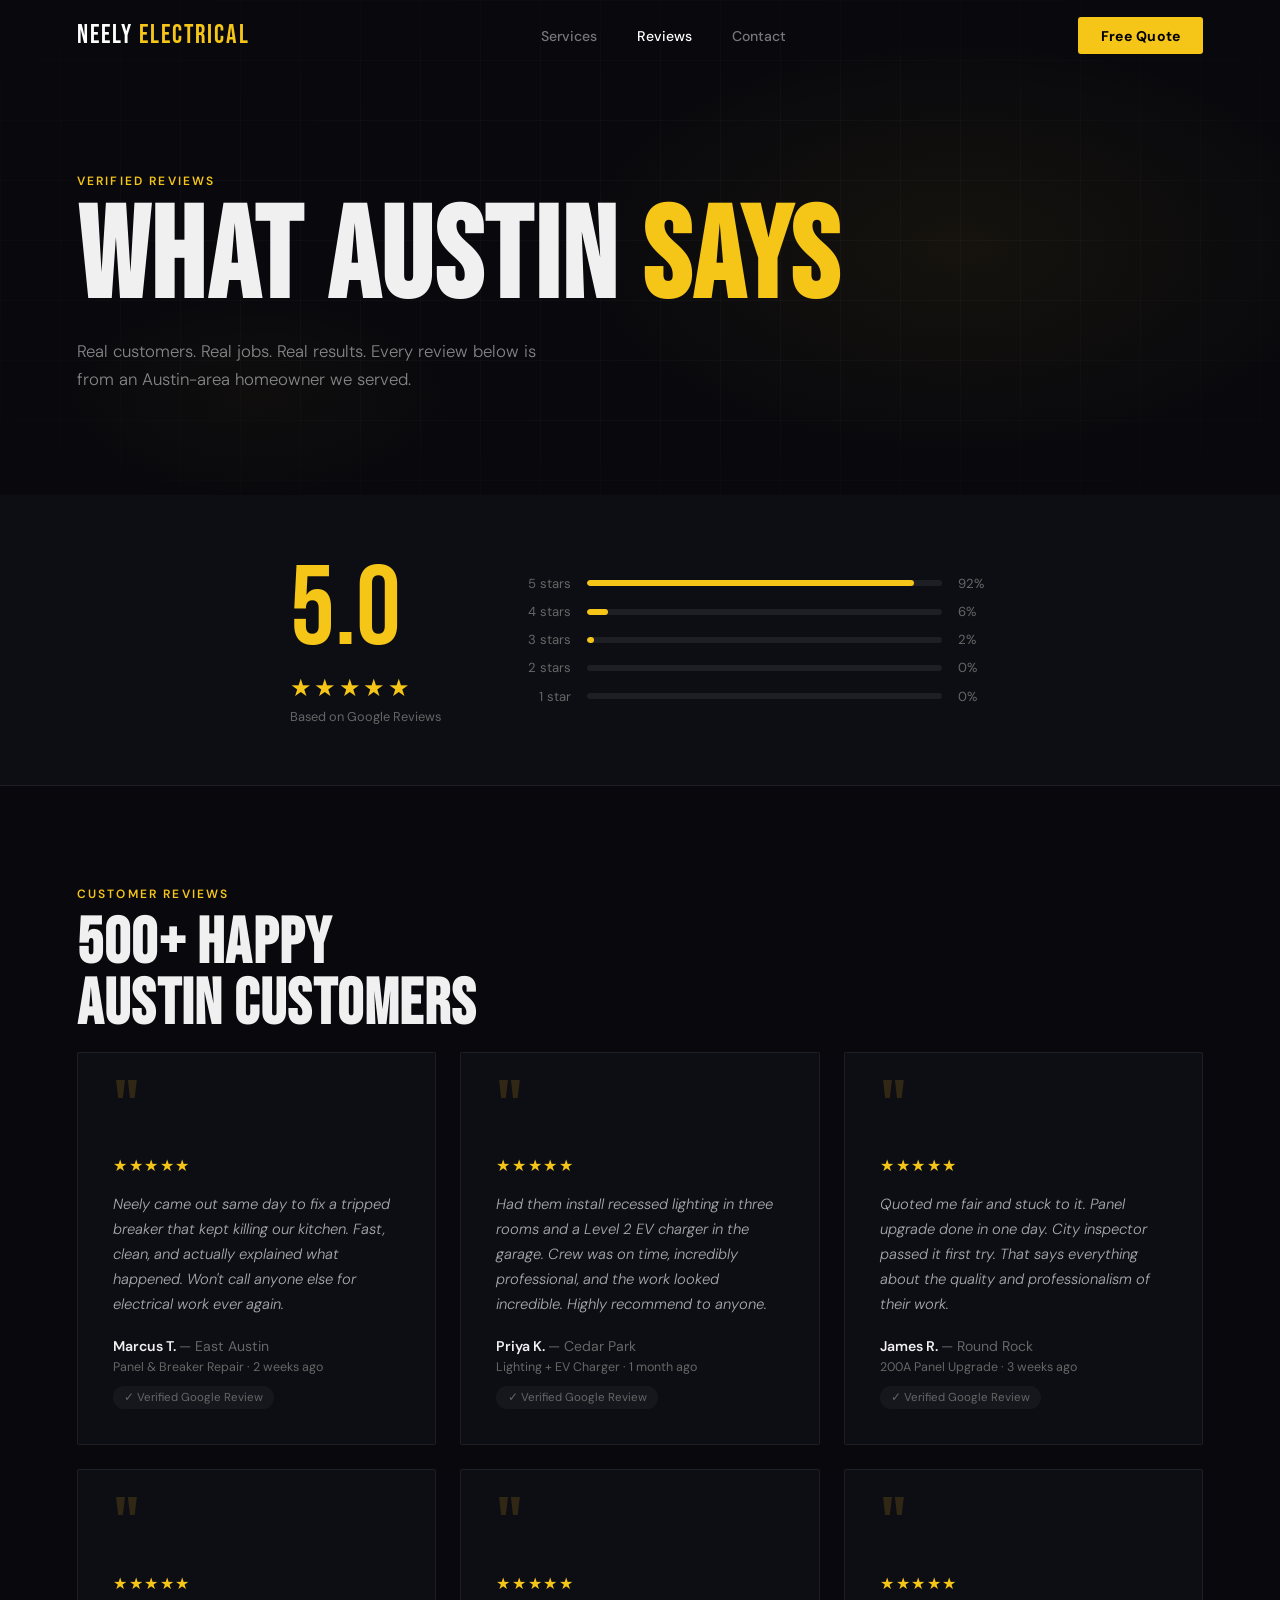
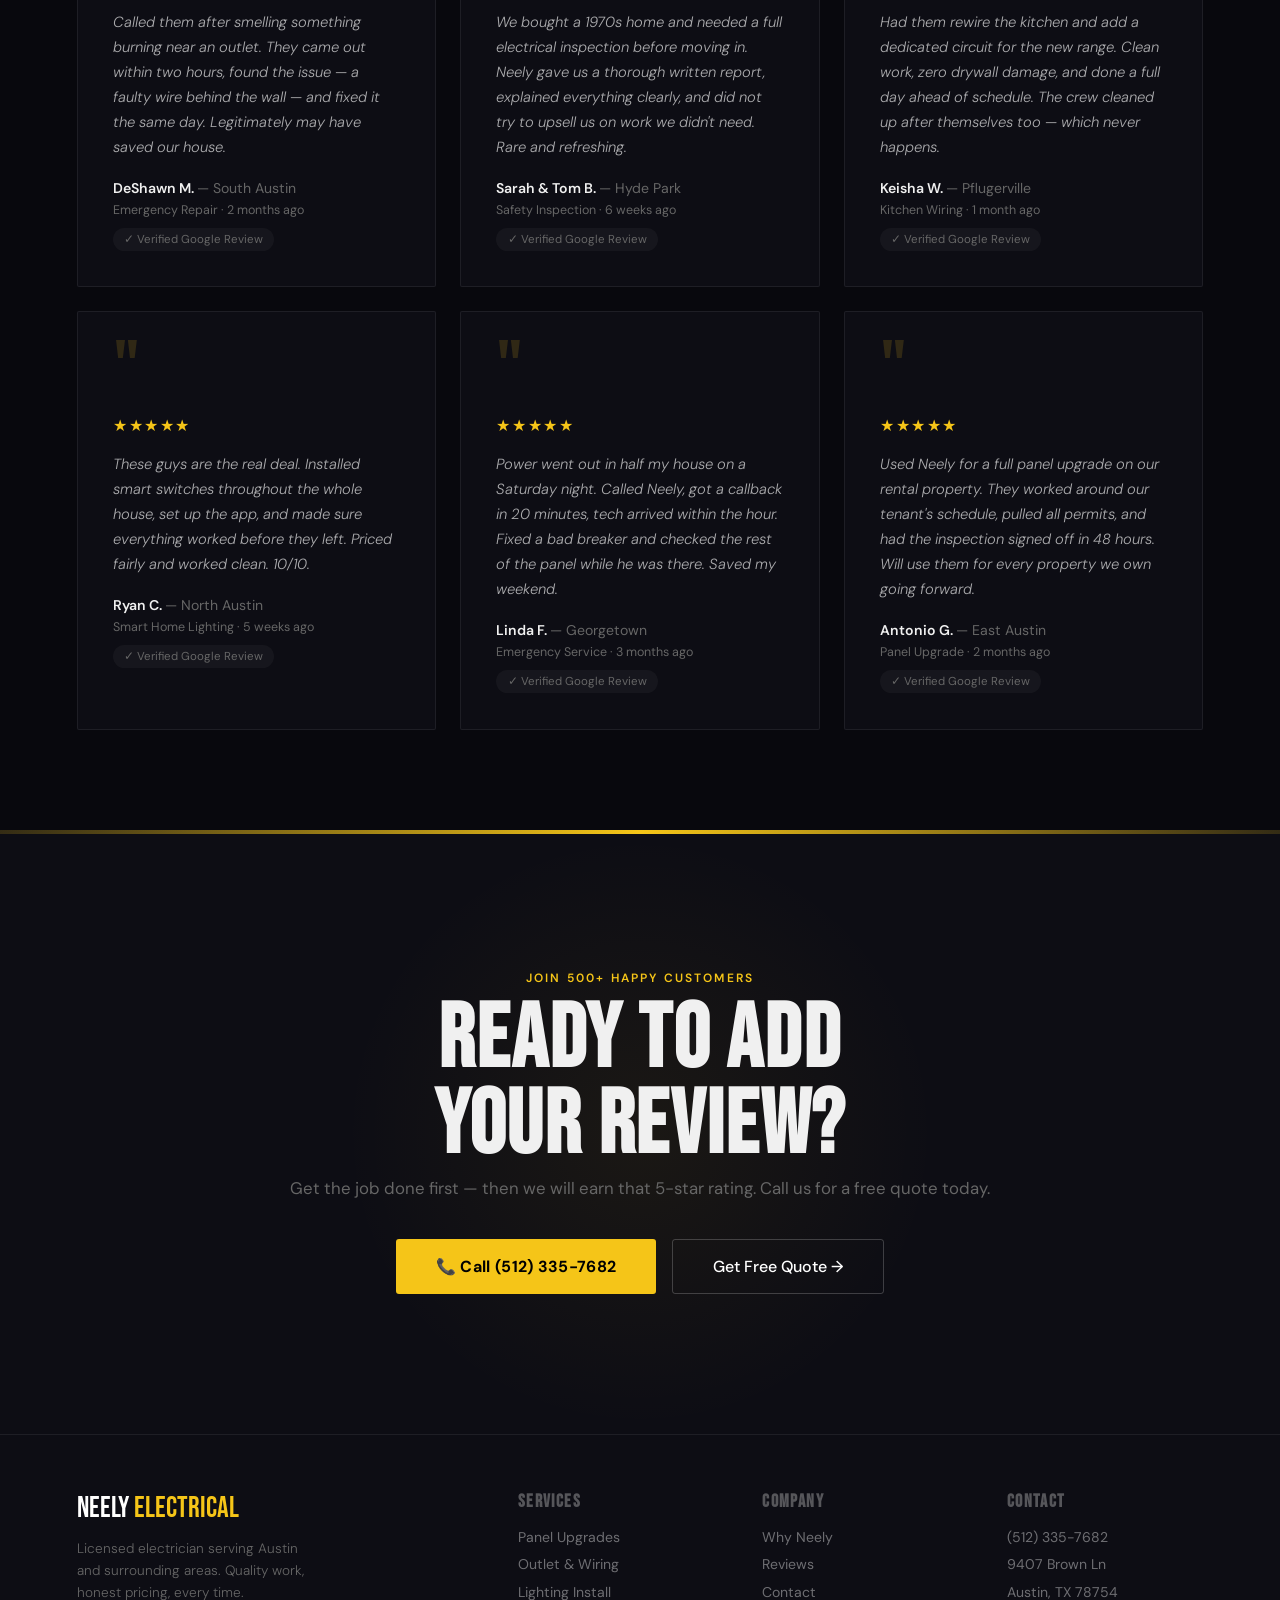
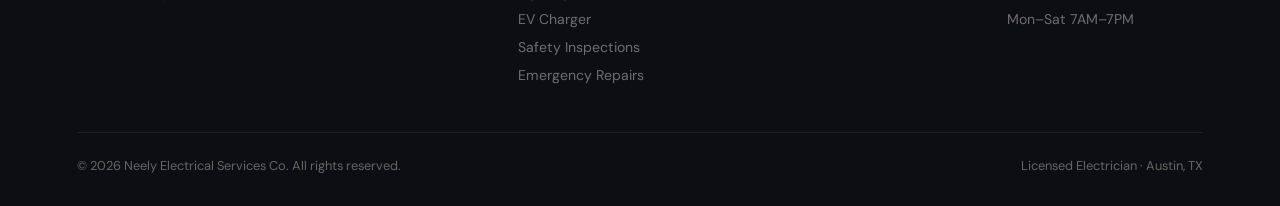
<file: neely/reviews.html>
<!DOCTYPE html>
<html lang="en">
<head>
<meta charset="UTF-8"/>
<meta name="viewport" content="width=device-width,initial-scale=1.0"/>
<title>Reviews | Neely Electrical Services Co — Austin, TX</title>
<meta name="description" content="See what Austin homeowners say about Neely Electrical. 5-star reviews from real customers in Austin, Cedar Park, Round Rock, and surrounding areas."/>
<link rel="preconnect" href="https://fonts.googleapis.com"/>
<link rel="preconnect" href="https://fonts.gstatic.com" crossorigin/>
<link href="https://fonts.googleapis.com/css2?family=Bebas+Neue&family=DM+Sans:ital,wght@0,300;0,400;0,500;0,600;1,300&display=swap" rel="stylesheet"/>
<link rel="stylesheet" href="style.css"/>
</head>
<body>

<nav id="nav" class="scrolled">
  <a href="index.html" class="nav-logo">NEELY <span>ELECTRICAL</span></a>
  <ul class="nav-links" id="nav-links">
    <li><a href="services.html">Services</a></li>
    <li><a href="reviews.html" style="color:#fff">Reviews</a></li>
    <li><a href="index.html#contact">Contact</a></li>
  </ul>
  <a href="tel:5123357682" class="nav-cta">Free Quote</a>
  <button class="nav-burger" onclick="document.getElementById('nav-links').classList.toggle('open')" aria-label="Menu">
    <span></span><span></span><span></span>
  </button>
</nav>

<!-- PAGE HERO -->
<div class="page-hero">
  <div class="hero-bg"></div>
  <div class="hero-grid"></div>
  <div class="page-hero-content">
    <div class="section-eyebrow" style="color:var(--gold)">Verified Reviews</div>
    <h1 class="page-hero-title">What Austin <span style="color:var(--gold)">Says</span></h1>
    <p class="page-hero-sub">Real customers. Real jobs. Real results. Every review below is from an Austin-area homeowner we served.</p>
  </div>
</div>

<!-- RATING SUMMARY -->
<div style="background:var(--bg2);padding:60px 6%;border-bottom:1px solid var(--border)">
  <div class="rating-summary reveal">
    <div class="rating-big">
      <span class="rating-number">5.0</span>
      <div class="rating-stars-lg">★★★★★</div>
      <div class="rating-source">Based on Google Reviews</div>
    </div>
    <div class="rating-bars">
      <div class="rating-row"><span>5 stars</span><div class="rating-bar"><div class="rating-fill" style="width:92%"></div></div><span>92%</span></div>
      <div class="rating-row"><span>4 stars</span><div class="rating-bar"><div class="rating-fill" style="width:6%"></div></div><span>6%</span></div>
      <div class="rating-row"><span>3 stars</span><div class="rating-bar"><div class="rating-fill" style="width:2%"></div></div><span>2%</span></div>
      <div class="rating-row"><span>2 stars</span><div class="rating-bar"><div class="rating-fill" style="width:0%"></div></div><span>0%</span></div>
      <div class="rating-row"><span>1 star</span><div class="rating-bar"><div class="rating-fill" style="width:0%"></div></div><span>0%</span></div>
    </div>
  </div>
</div>

<!-- REVIEWS GRID -->
<section style="background:var(--bg);padding:100px 6%">
  <div class="section-eyebrow reveal">Customer Reviews</div>
  <h2 class="section-title reveal">500+ Happy<br/>Austin Customers</h2>
  <div class="reviews-grid-full">

    <div class="review-card reveal">
      <span class="review-quote">"</span>
      <div class="review-stars">★★★★★</div>
      <p>Neely came out same day to fix a tripped breaker that kept killing our kitchen. Fast, clean, and actually explained what happened. Won't call anyone else for electrical work ever again.</p>
      <div class="review-author">Marcus T. <span>— East Austin</span></div>
      <div class="review-meta">Panel &amp; Breaker Repair · 2 weeks ago</div>
      <span class="review-badge">✓ Verified Google Review</span>
    </div>

    <div class="review-card reveal">
      <span class="review-quote">"</span>
      <div class="review-stars">★★★★★</div>
      <p>Had them install recessed lighting in three rooms and a Level 2 EV charger in the garage. Crew was on time, incredibly professional, and the work looked incredible. Highly recommend to anyone.</p>
      <div class="review-author">Priya K. <span>— Cedar Park</span></div>
      <div class="review-meta">Lighting + EV Charger · 1 month ago</div>
      <span class="review-badge">✓ Verified Google Review</span>
    </div>

    <div class="review-card reveal">
      <span class="review-quote">"</span>
      <div class="review-stars">★★★★★</div>
      <p>Quoted me fair and stuck to it. Panel upgrade done in one day. City inspector passed it first try. That says everything about the quality and professionalism of their work.</p>
      <div class="review-author">James R. <span>— Round Rock</span></div>
      <div class="review-meta">200A Panel Upgrade · 3 weeks ago</div>
      <span class="review-badge">✓ Verified Google Review</span>
    </div>

    <div class="review-card reveal">
      <span class="review-quote">"</span>
      <div class="review-stars">★★★★★</div>
      <p>Called them after smelling something burning near an outlet. They came out within two hours, found the issue — a faulty wire behind the wall — and fixed it the same day. Legitimately may have saved our house.</p>
      <div class="review-author">DeShawn M. <span>— South Austin</span></div>
      <div class="review-meta">Emergency Repair · 2 months ago</div>
      <span class="review-badge">✓ Verified Google Review</span>
    </div>

    <div class="review-card reveal">
      <span class="review-quote">"</span>
      <div class="review-stars">★★★★★</div>
      <p>We bought a 1970s home and needed a full electrical inspection before moving in. Neely gave us a thorough written report, explained everything clearly, and did not try to upsell us on work we didn't need. Rare and refreshing.</p>
      <div class="review-author">Sarah &amp; Tom B. <span>— Hyde Park</span></div>
      <div class="review-meta">Safety Inspection · 6 weeks ago</div>
      <span class="review-badge">✓ Verified Google Review</span>
    </div>

    <div class="review-card reveal">
      <span class="review-quote">"</span>
      <div class="review-stars">★★★★★</div>
      <p>Had them rewire the kitchen and add a dedicated circuit for the new range. Clean work, zero drywall damage, and done a full day ahead of schedule. The crew cleaned up after themselves too — which never happens.</p>
      <div class="review-author">Keisha W. <span>— Pflugerville</span></div>
      <div class="review-meta">Kitchen Wiring · 1 month ago</div>
      <span class="review-badge">✓ Verified Google Review</span>
    </div>

    <div class="review-card reveal">
      <span class="review-quote">"</span>
      <div class="review-stars">★★★★★</div>
      <p>These guys are the real deal. Installed smart switches throughout the whole house, set up the app, and made sure everything worked before they left. Priced fairly and worked clean. 10/10.</p>
      <div class="review-author">Ryan C. <span>— North Austin</span></div>
      <div class="review-meta">Smart Home Lighting · 5 weeks ago</div>
      <span class="review-badge">✓ Verified Google Review</span>
    </div>

    <div class="review-card reveal">
      <span class="review-quote">"</span>
      <div class="review-stars">★★★★★</div>
      <p>Power went out in half my house on a Saturday night. Called Neely, got a callback in 20 minutes, tech arrived within the hour. Fixed a bad breaker and checked the rest of the panel while he was there. Saved my weekend.</p>
      <div class="review-author">Linda F. <span>— Georgetown</span></div>
      <div class="review-meta">Emergency Service · 3 months ago</div>
      <span class="review-badge">✓ Verified Google Review</span>
    </div>

    <div class="review-card reveal">
      <span class="review-quote">"</span>
      <div class="review-stars">★★★★★</div>
      <p>Used Neely for a full panel upgrade on our rental property. They worked around our tenant's schedule, pulled all permits, and had the inspection signed off in 48 hours. Will use them for every property we own going forward.</p>
      <div class="review-author">Antonio G. <span>— East Austin</span></div>
      <div class="review-meta">Panel Upgrade · 2 months ago</div>
      <span class="review-badge">✓ Verified Google Review</span>
    </div>

  </div>
</section>

<!-- CTA -->
<section class="cta-section">
  <div class="cta-diagonal"></div>
  <div class="cta-glow"></div>
  <div style="position:relative;z-index:2">
    <div class="section-eyebrow">Join 500+ Happy Customers</div>
    <h2 class="section-title">Ready To Add<br/>Your Review?</h2>
    <p>Get the job done first — then we will earn that 5-star rating. Call us for a free quote today.</p>
    <div class="cta-btns">
      <a href="tel:5123357682" class="btn-primary" style="font-size:1rem;padding:1rem 2.5rem">📞 Call (512) 335-7682</a>
      <a href="index.html#contact" class="btn-ghost" style="font-size:1rem;padding:1rem 2.5rem">Get Free Quote →</a>
    </div>
  </div>
</section>

<footer>
  <div class="footer-grid">
    <div>
      <div class="footer-logo">NEELY <span>ELECTRICAL</span></div>
      <p class="footer-tagline">Licensed electrician serving Austin and surrounding areas. Quality work, honest pricing, every time.</p>
    </div>
    <div class="footer-col"><h4>Services</h4><ul>
      <li><a href="services.html">Panel Upgrades</a></li><li><a href="services.html">Outlet &amp; Wiring</a></li>
      <li><a href="services.html">Lighting Install</a></li><li><a href="services.html">EV Charger</a></li>
      <li><a href="services.html">Safety Inspections</a></li><li><a href="services.html">Emergency Repairs</a></li>
    </ul></div>
    <div class="footer-col"><h4>Company</h4><ul>
      <li><a href="index.html#why">Why Neely</a></li>
      <li><a href="reviews.html">Reviews</a></li>
      <li><a href="index.html#contact">Contact</a></li>
    </ul></div>
    <div class="footer-col"><h4>Contact</h4><ul>
      <li><a href="tel:5123357682">(512) 335-7682</a></li>
      <li>9407 Brown Ln</li><li>Austin, TX 78754</li><li>Mon–Sat 7AM–7PM</li>
    </ul></div>
  </div>
  <div class="footer-bottom">
    <p>© 2026 Neely Electrical Services Co. All rights reserved.</p>
    <p>Licensed Electrician · Austin, TX</p>
  </div>
</footer>

<script src="main.js"></script>
</body>
</html>
</file>
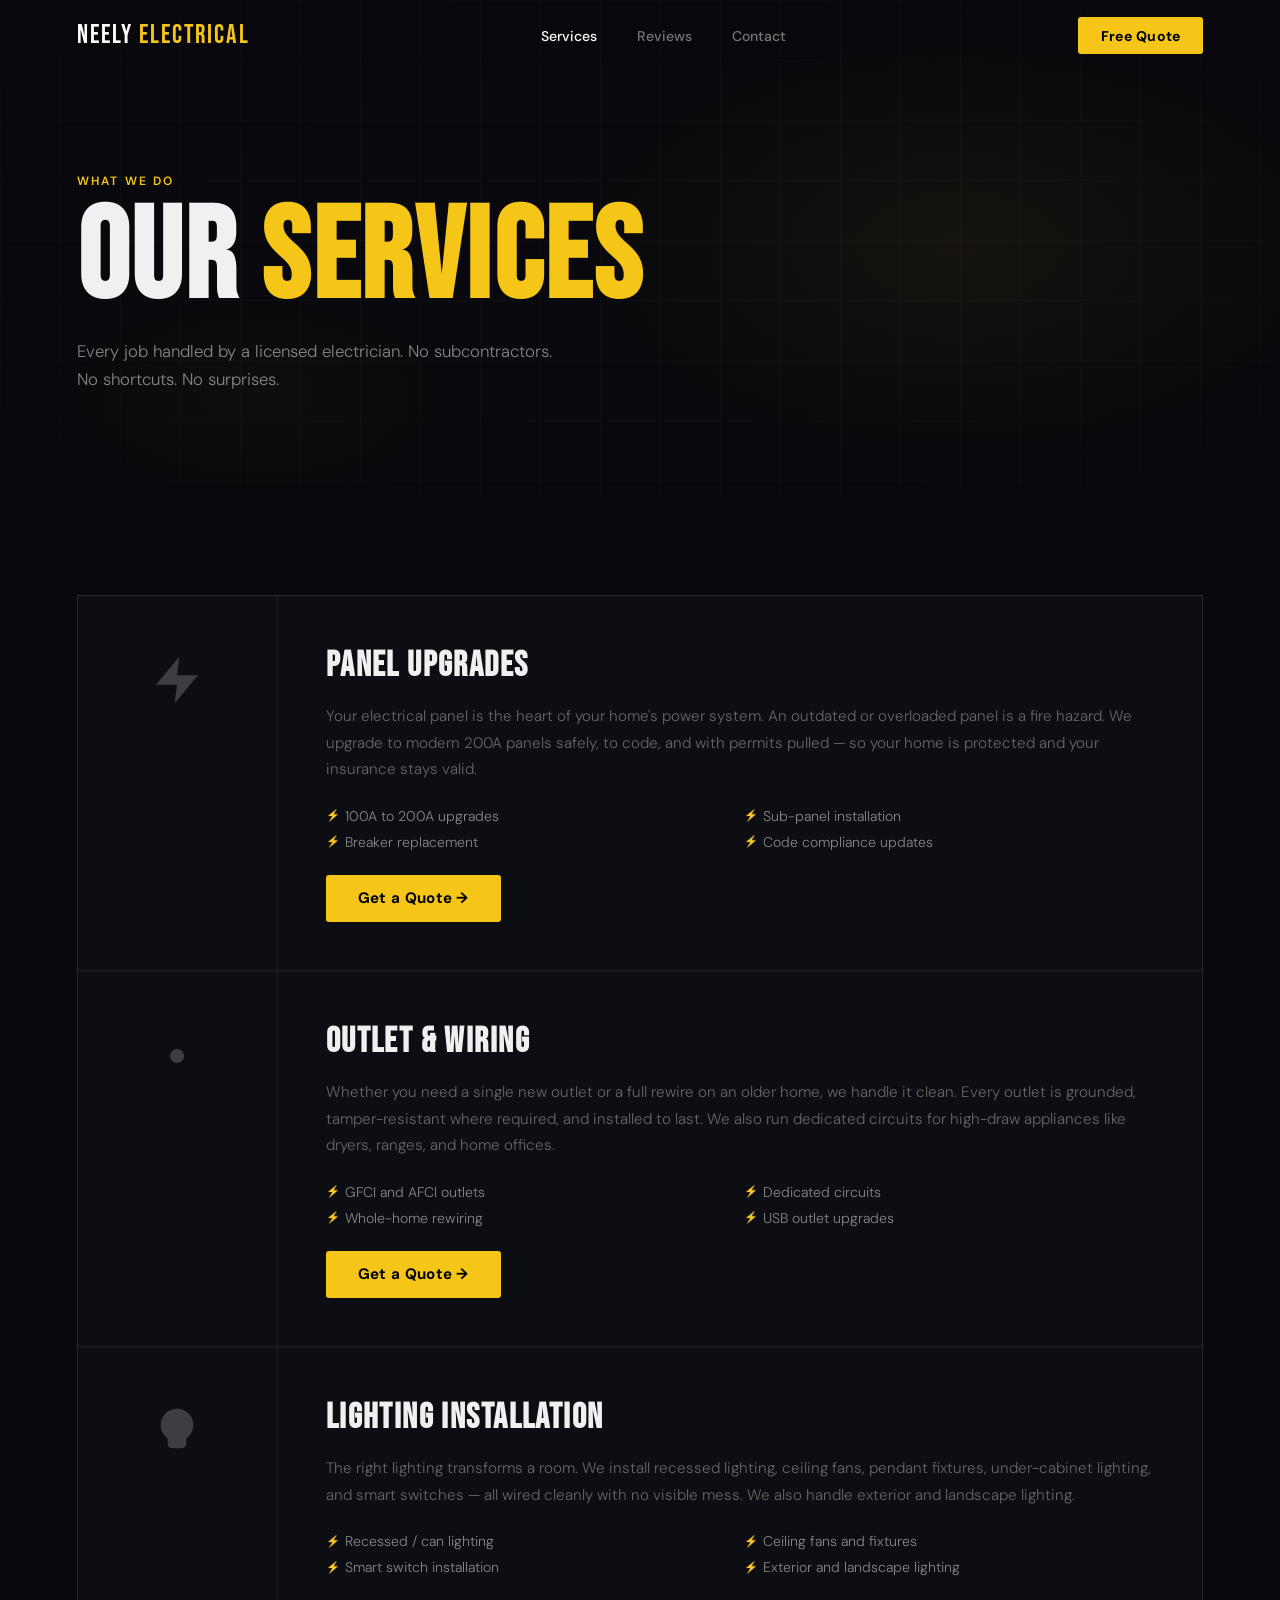
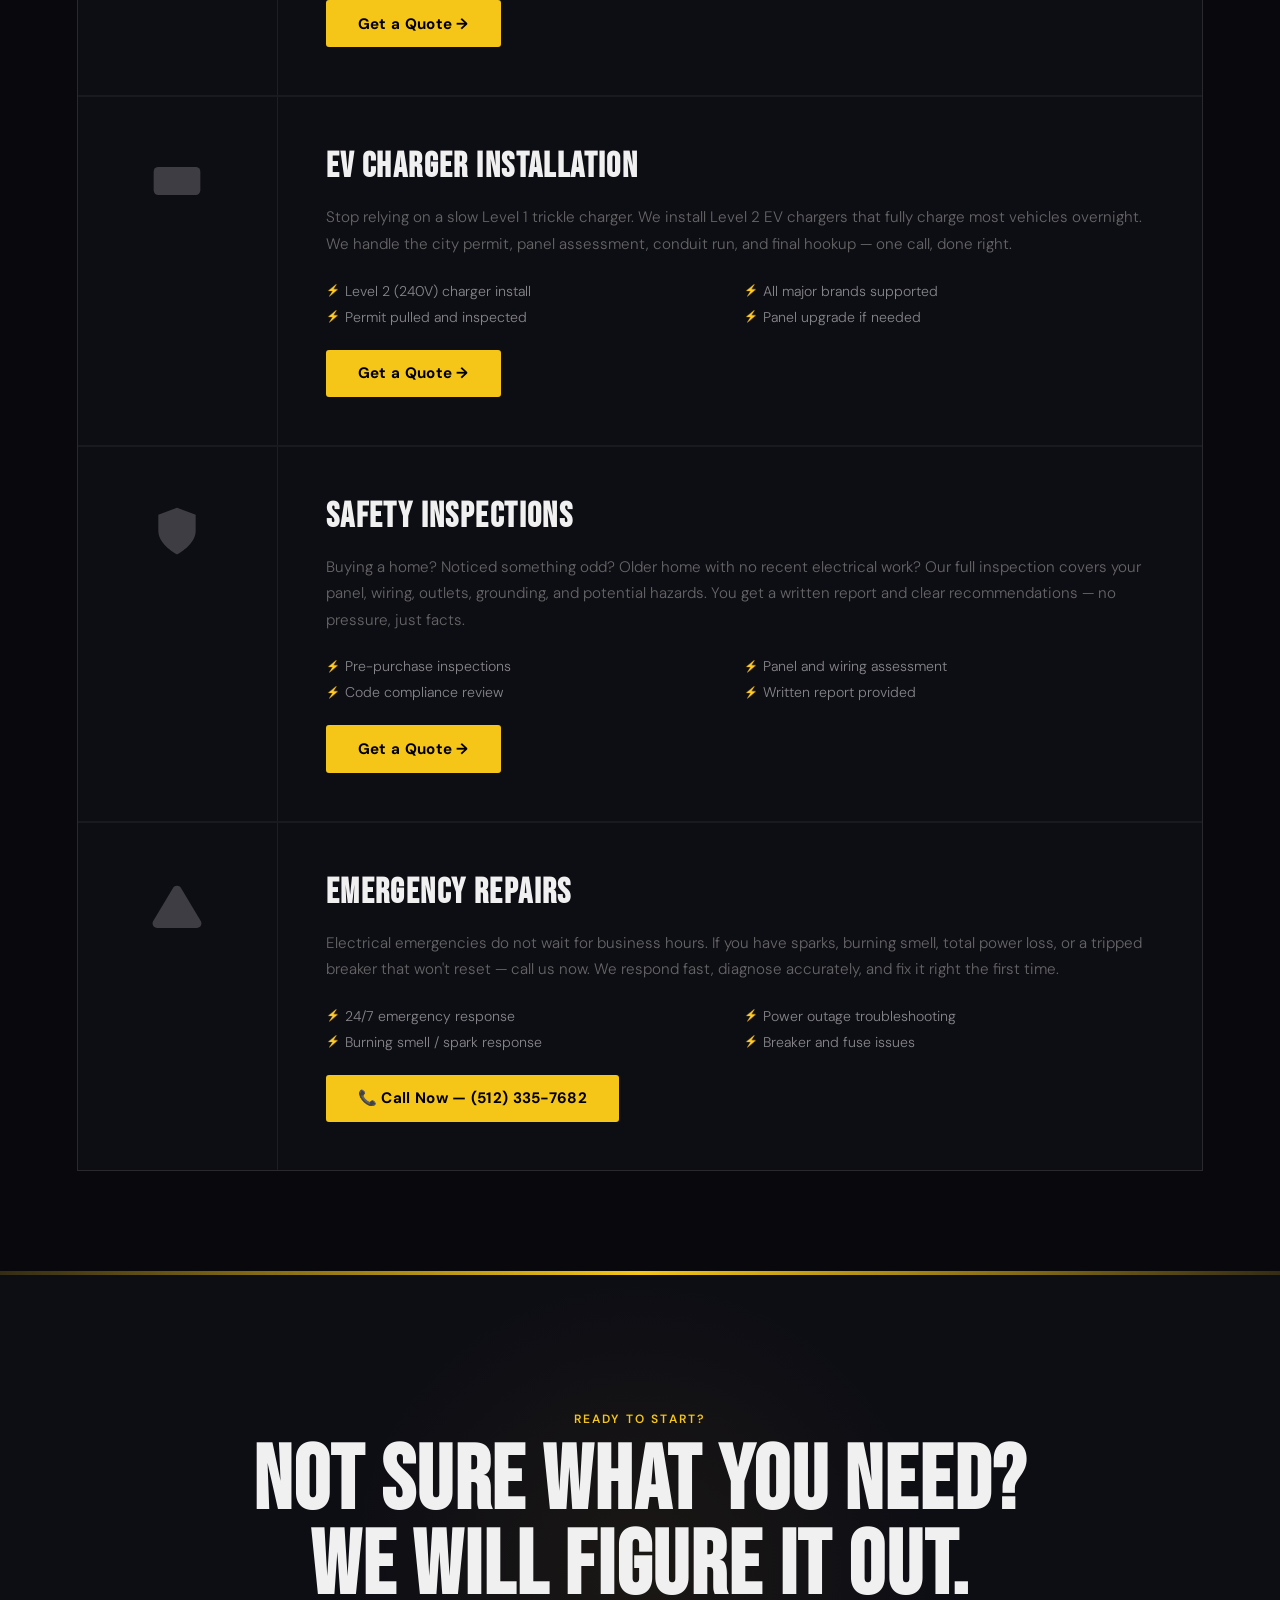
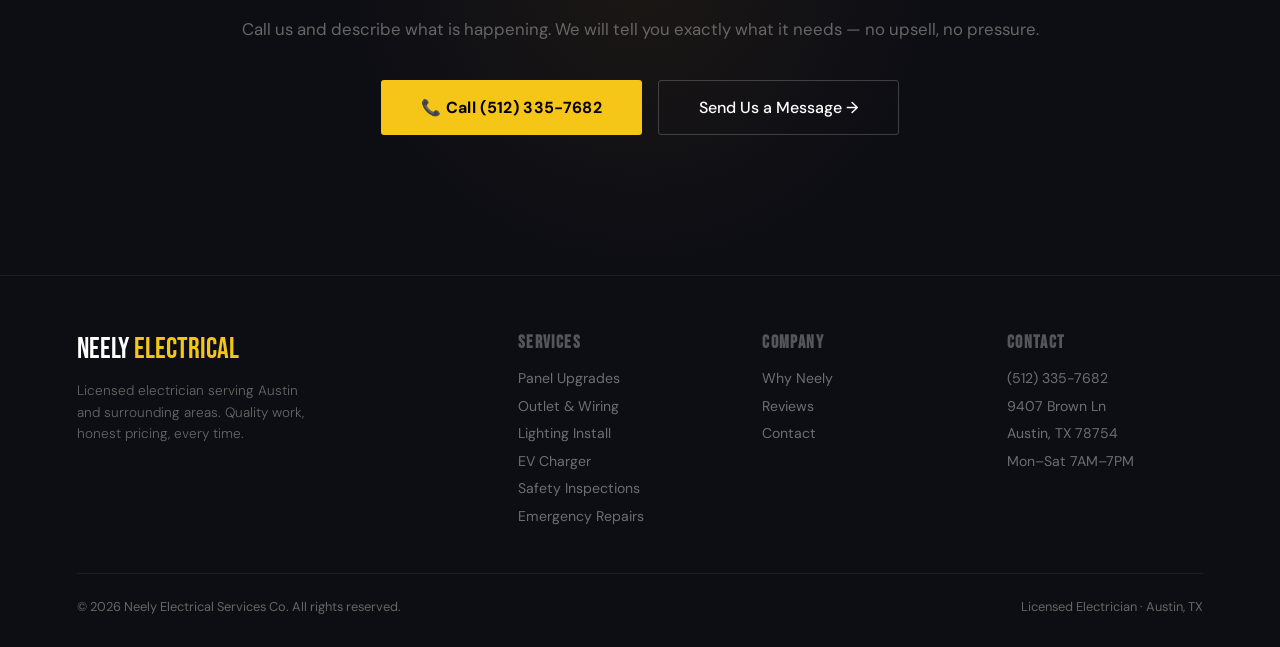
<file: neely/services.html>
<!DOCTYPE html>
<html lang="en">
<head>
<meta charset="UTF-8"/>
<meta name="viewport" content="width=device-width,initial-scale=1.0"/>
<title>Services | Neely Electrical Services Co — Austin, TX</title>
<meta name="description" content="Full-service electrician in Austin TX. Panel upgrades, EV chargers, lighting, wiring, safety inspections, and emergency repairs."/>
<link rel="preconnect" href="https://fonts.googleapis.com"/>
<link rel="preconnect" href="https://fonts.gstatic.com" crossorigin/>
<link href="https://fonts.googleapis.com/css2?family=Bebas+Neue&family=DM+Sans:ital,wght@0,300;0,400;0,500;0,600;1,300&display=swap" rel="stylesheet"/>
<link rel="stylesheet" href="style.css"/>
</head>
<body>

<nav id="nav" class="scrolled">
  <a href="index.html" class="nav-logo">NEELY <span>ELECTRICAL</span></a>
  <ul class="nav-links" id="nav-links">
    <li><a href="services.html" style="color:#fff">Services</a></li>
    <li><a href="reviews.html">Reviews</a></li>
    <li><a href="index.html#contact">Contact</a></li>
  </ul>
  <a href="tel:5123357682" class="nav-cta">Free Quote</a>
  <button class="nav-burger" onclick="document.getElementById('nav-links').classList.toggle('open')" aria-label="Menu">
    <span></span><span></span><span></span>
  </button>
</nav>

<!-- PAGE HERO -->
<div class="page-hero">
  <div class="hero-bg"></div>
  <div class="hero-grid"></div>
  <div class="page-hero-content">
    <div class="section-eyebrow" style="color:var(--gold)">What We Do</div>
    <h1 class="page-hero-title">Our <span style="color:var(--gold)">Services</span></h1>
    <p class="page-hero-sub">Every job handled by a licensed electrician. No subcontractors. No shortcuts. No surprises.</p>
  </div>
</div>

<!-- SERVICES FULL -->
<section style="background:var(--bg);padding:100px 6%">
  <div class="services-full-grid">

    <div class="service-full-card reveal">
      <div class="sfc-left">
        <svg class="svc-icon-lg" width="56" height="56" viewBox="0 0 24 24" fill="currentColor"><path d="M13 2L3 14h9l-1 8 10-12h-9l1-8z"/></svg>
      </div>
      <div class="sfc-right">
        <h2>Panel Upgrades</h2>
        <p>Your electrical panel is the heart of your home's power system. An outdated or overloaded panel is a fire hazard. We upgrade to modern 200A panels safely, to code, and with permits pulled — so your home is protected and your insurance stays valid.</p>
        <ul class="svc-list">
          <li>100A to 200A upgrades</li>
          <li>Sub-panel installation</li>
          <li>Breaker replacement</li>
          <li>Code compliance updates</li>
        </ul>
        <a href="index.html#contact" class="btn-primary" style="margin-top:1.5rem;display:inline-flex">Get a Quote →</a>
      </div>
    </div>

    <div class="service-full-card reveal">
      <div class="sfc-left">
        <svg class="svc-icon-lg" width="56" height="56" viewBox="0 0 24 24" fill="currentColor"><circle cx="12" cy="12" r="3"/><path d="M12 2v3M12 19v3M4.22 4.22l2.12 2.12M17.66 17.66l2.12 2.12M2 12h3M19 12h3M4.22 19.78l2.12-2.12M17.66 6.34l2.12-2.12"/></svg>
      </div>
      <div class="sfc-right">
        <h2>Outlet &amp; Wiring</h2>
        <p>Whether you need a single new outlet or a full rewire on an older home, we handle it clean. Every outlet is grounded, tamper-resistant where required, and installed to last. We also run dedicated circuits for high-draw appliances like dryers, ranges, and home offices.</p>
        <ul class="svc-list">
          <li>GFCI and AFCI outlets</li>
          <li>Dedicated circuits</li>
          <li>Whole-home rewiring</li>
          <li>USB outlet upgrades</li>
        </ul>
        <a href="index.html#contact" class="btn-primary" style="margin-top:1.5rem;display:inline-flex">Get a Quote →</a>
      </div>
    </div>

    <div class="service-full-card reveal">
      <div class="sfc-left">
        <svg class="svc-icon-lg" width="56" height="56" viewBox="0 0 24 24" fill="currentColor"><path d="M12 2a7 7 0 0 1 7 7c0 2.38-1.19 4.47-3 5.74V17a2 2 0 0 1-2 2h-4a2 2 0 0 1-2-2v-2.26C6.19 13.47 5 11.38 5 9a7 7 0 0 1 7-7zM10 21h4"/></svg>
      </div>
      <div class="sfc-right">
        <h2>Lighting Installation</h2>
        <p>The right lighting transforms a room. We install recessed lighting, ceiling fans, pendant fixtures, under-cabinet lighting, and smart switches — all wired cleanly with no visible mess. We also handle exterior and landscape lighting.</p>
        <ul class="svc-list">
          <li>Recessed / can lighting</li>
          <li>Ceiling fans and fixtures</li>
          <li>Smart switch installation</li>
          <li>Exterior and landscape lighting</li>
        </ul>
        <a href="index.html#contact" class="btn-primary" style="margin-top:1.5rem;display:inline-flex">Get a Quote →</a>
      </div>
    </div>

    <div class="service-full-card reveal">
      <div class="sfc-left">
        <svg class="svc-icon-lg" width="56" height="56" viewBox="0 0 24 24" fill="currentColor"><rect x="2" y="6" width="20" height="12" rx="2"/><path d="M7 10h0M7 14h0M12 12h5"/></svg>
      </div>
      <div class="sfc-right">
        <h2>EV Charger Installation</h2>
        <p>Stop relying on a slow Level 1 trickle charger. We install Level 2 EV chargers that fully charge most vehicles overnight. We handle the city permit, panel assessment, conduit run, and final hookup — one call, done right.</p>
        <ul class="svc-list">
          <li>Level 2 (240V) charger install</li>
          <li>All major brands supported</li>
          <li>Permit pulled and inspected</li>
          <li>Panel upgrade if needed</li>
        </ul>
        <a href="index.html#contact" class="btn-primary" style="margin-top:1.5rem;display:inline-flex">Get a Quote →</a>
      </div>
    </div>

    <div class="service-full-card reveal">
      <div class="sfc-left">
        <svg class="svc-icon-lg" width="56" height="56" viewBox="0 0 24 24" fill="currentColor"><path d="M12 22s8-4 8-10V5l-8-3-8 3v7c0 6 8 10 8 10z"/></svg>
      </div>
      <div class="sfc-right">
        <h2>Safety Inspections</h2>
        <p>Buying a home? Noticed something odd? Older home with no recent electrical work? Our full inspection covers your panel, wiring, outlets, grounding, and potential hazards. You get a written report and clear recommendations — no pressure, just facts.</p>
        <ul class="svc-list">
          <li>Pre-purchase inspections</li>
          <li>Panel and wiring assessment</li>
          <li>Code compliance review</li>
          <li>Written report provided</li>
        </ul>
        <a href="index.html#contact" class="btn-primary" style="margin-top:1.5rem;display:inline-flex">Get a Quote →</a>
      </div>
    </div>

    <div class="service-full-card reveal">
      <div class="sfc-left">
        <svg class="svc-icon-lg" width="56" height="56" viewBox="0 0 24 24" fill="currentColor"><path d="M10.29 3.86L1.82 18a2 2 0 0 0 1.71 3h16.94a2 2 0 0 0 1.71-3L13.71 3.86a2 2 0 0 0-3.42 0z"/><line x1="12" y1="9" x2="12" y2="13"/><line x1="12" y1="17" x2="12.01" y2="17"/></svg>
      </div>
      <div class="sfc-right">
        <h2>Emergency Repairs</h2>
        <p>Electrical emergencies do not wait for business hours. If you have sparks, burning smell, total power loss, or a tripped breaker that won't reset — call us now. We respond fast, diagnose accurately, and fix it right the first time.</p>
        <ul class="svc-list">
          <li>24/7 emergency response</li>
          <li>Power outage troubleshooting</li>
          <li>Burning smell / spark response</li>
          <li>Breaker and fuse issues</li>
        </ul>
        <a href="tel:5123357682" class="btn-primary" style="margin-top:1.5rem;display:inline-flex">📞 Call Now — (512) 335-7682</a>
      </div>
    </div>

  </div>
</section>

<!-- CTA -->
<section class="cta-section">
  <div class="cta-diagonal"></div>
  <div class="cta-glow"></div>
  <div style="position:relative;z-index:2">
    <div class="section-eyebrow">Ready To Start?</div>
    <h2 class="section-title">Not Sure What You Need?<br/>We Will Figure It Out.</h2>
    <p>Call us and describe what is happening. We will tell you exactly what it needs — no upsell, no pressure.</p>
    <div class="cta-btns">
      <a href="tel:5123357682" class="btn-primary" style="font-size:1rem;padding:1rem 2.5rem">📞 Call (512) 335-7682</a>
      <a href="index.html#contact" class="btn-ghost" style="font-size:1rem;padding:1rem 2.5rem">Send Us a Message →</a>
    </div>
  </div>
</section>

<footer>
  <div class="footer-grid">
    <div>
      <div class="footer-logo">NEELY <span>ELECTRICAL</span></div>
      <p class="footer-tagline">Licensed electrician serving Austin and surrounding areas. Quality work, honest pricing, every time.</p>
    </div>
    <div class="footer-col"><h4>Services</h4><ul>
      <li><a href="services.html">Panel Upgrades</a></li><li><a href="services.html">Outlet &amp; Wiring</a></li>
      <li><a href="services.html">Lighting Install</a></li><li><a href="services.html">EV Charger</a></li>
      <li><a href="services.html">Safety Inspections</a></li><li><a href="services.html">Emergency Repairs</a></li>
    </ul></div>
    <div class="footer-col"><h4>Company</h4><ul>
      <li><a href="index.html#why">Why Neely</a></li>
      <li><a href="reviews.html">Reviews</a></li>
      <li><a href="index.html#contact">Contact</a></li>
    </ul></div>
    <div class="footer-col"><h4>Contact</h4><ul>
      <li><a href="tel:5123357682">(512) 335-7682</a></li>
      <li>9407 Brown Ln</li><li>Austin, TX 78754</li><li>Mon–Sat 7AM–7PM</li>
    </ul></div>
  </div>
  <div class="footer-bottom">
    <p>© 2026 Neely Electrical Services Co. All rights reserved.</p>
    <p>Licensed Electrician · Austin, TX</p>
  </div>
</footer>

<script src="main.js"></script>
</body>
</html>
</file>
<file: neely/style.css>
*,*::before,*::after{box-sizing:border-box;margin:0;padding:0}
:root{
  --gold:#f5c518;--gold-dim:#c9a00f;--gold-glow:rgba(245,197,24,0.25);
  --bg:#08080d;--bg2:#0d0d14;--bg3:#11111a;
  --text:#f0f0f0;--muted:#666;--border:rgba(255,255,255,0.07);
}
html{scroll-behavior:smooth}
body{font-family:'DM Sans',sans-serif;background:var(--bg);color:var(--text);overflow-x:hidden}

/* NAV */
nav{
  position:fixed;top:0;left:0;right:0;z-index:200;
  display:flex;align-items:center;justify-content:space-between;
  padding:0 6%;height:72px;
  transition:background .3s,border-color .3s;
  border-bottom:1px solid transparent;
}
nav.scrolled{background:rgba(8,8,13,.97);backdrop-filter:blur(14px);border-color:var(--border)}
.nav-logo{font-family:'Bebas Neue',cursive;font-size:1.6rem;letter-spacing:.08em;color:#fff;text-decoration:none}
.nav-logo span{color:var(--gold)}
.nav-links{display:flex;gap:2.5rem;list-style:none}
.nav-links a{color:rgba(255,255,255,.45);text-decoration:none;font-size:.88rem;font-weight:500;transition:color .2s}
.nav-links a:hover{color:#fff}
.nav-cta{background:var(--gold);color:#000;padding:.6rem 1.4rem;border-radius:3px;font-weight:700;font-size:.88rem;text-decoration:none;transition:background .2s,transform .2s;letter-spacing:.03em}
.nav-cta:hover{background:var(--gold-dim);transform:translateY(-1px)}
.nav-burger{display:none;flex-direction:column;gap:5px;background:none;border:none;cursor:pointer;padding:4px}
.nav-burger span{display:block;width:22px;height:2px;background:#fff;transition:.3s}

/* BUTTONS */
.btn-primary{
  display:inline-flex;align-items:center;gap:.5rem;
  background:var(--gold);color:#000;
  padding:.85rem 2rem;border-radius:3px;
  font-weight:700;font-size:.95rem;text-decoration:none;
  transition:background .2s,transform .2s,box-shadow .2s;letter-spacing:.02em;
  border:none;cursor:pointer;font-family:'DM Sans',sans-serif;
}
.btn-primary:hover{background:var(--gold-dim);transform:translateY(-2px);box-shadow:0 8px 30px rgba(245,197,24,.3)}
.btn-ghost{
  display:inline-flex;align-items:center;gap:.5rem;
  background:transparent;color:#fff;
  border:1px solid rgba(255,255,255,.2);
  padding:.85rem 2rem;border-radius:3px;
  font-weight:500;font-size:.95rem;text-decoration:none;
  transition:border-color .2s,color .2s;
}
.btn-ghost:hover{border-color:var(--gold);color:var(--gold)}
.btn-submit{
  width:100%;background:var(--gold);color:#000;padding:1rem;
  font-family:'DM Sans',sans-serif;font-size:.95rem;font-weight:700;
  border:none;border-radius:3px;cursor:pointer;letter-spacing:.05em;
  text-transform:uppercase;transition:background .2s,transform .2s;
}
.btn-submit:hover{background:var(--gold-dim);transform:translateY(-1px)}

/* HERO */
.hero{min-height:100vh;display:flex;align-items:center;padding:72px 6% 0;position:relative;overflow:hidden}
.hero-bg{position:absolute;inset:0;background:radial-gradient(ellipse 50% 70% at 75% 50%,rgba(245,197,24,.06) 0%,transparent 65%),radial-gradient(ellipse 30% 40% at 20% 80%,rgba(245,197,24,.03) 0%,transparent 60%)}
.hero-grid{position:absolute;inset:0;background-image:linear-gradient(rgba(255,255,255,.025) 1px,transparent 1px),linear-gradient(90deg,rgba(255,255,255,.025) 1px,transparent 1px);background-size:60px 60px;mask-image:radial-gradient(ellipse 80% 80% at 50% 50%,black 40%,transparent 100%)}
.hero-content{position:relative;z-index:2;max-width:800px}
.hero-bolt{position:absolute;right:4%;top:50%;transform:translateY(-50%);width:clamp(200px,25vw,380px);opacity:.15;pointer-events:none}
.hero h1{font-family:'Bebas Neue',cursive;font-size:clamp(5rem,13vw,11rem);line-height:.88;letter-spacing:.02em;margin-bottom:2rem}
.h1-outline{-webkit-text-stroke:2px var(--gold);color:transparent;display:block}
.h1-solid{color:#fff;display:block}
.h1-gold{color:var(--gold);display:block}
.hero-sub{font-size:1.1rem;color:rgba(255,255,255,.5);max-width:460px;margin-bottom:2.5rem;font-weight:300;line-height:1.7}
.hero-ctas{display:flex;gap:1rem;flex-wrap:wrap;margin-bottom:3.5rem}
.hero-stats{display:flex;gap:3rem;flex-wrap:wrap}
.hero-stat-num{font-family:'Bebas Neue',cursive;font-size:2.5rem;color:var(--gold);letter-spacing:.04em;display:block}
.hero-stat-label{font-size:.78rem;color:var(--muted);text-transform:uppercase;letter-spacing:.1em}

/* PAGE HERO (inner pages) */
.page-hero{
  min-height:55vh;display:flex;align-items:center;
  padding:72px 6% 0;position:relative;overflow:hidden;
}
.page-hero-content{position:relative;z-index:2}
.page-hero-title{font-family:'Bebas Neue',cursive;font-size:clamp(4rem,10vw,8rem);line-height:.9;letter-spacing:.02em;margin-bottom:1.2rem}
.page-hero-sub{font-size:1.05rem;color:rgba(255,255,255,.5);max-width:500px;font-weight:300;line-height:1.7}
.section-eyebrow{color:var(--gold);font-size:.75rem;font-weight:600;letter-spacing:.18em;text-transform:uppercase;margin-bottom:.8rem;display:block}

/* MARQUEE */
.marquee-wrap{background:rgba(245,197,24,.08);border-top:1px solid rgba(245,197,24,.15);border-bottom:1px solid rgba(245,197,24,.15);padding:.85rem 0;overflow:hidden;white-space:nowrap}
.marquee-track{display:inline-flex;animation:marquee 28s linear infinite}
.marquee-track:hover{animation-play-state:paused}
.marquee-item{display:inline-flex;align-items:center;gap:1.2rem;padding:0 2.5rem;font-size:.82rem;font-weight:600;letter-spacing:.1em;text-transform:uppercase;color:var(--gold)}
.marquee-dot{width:5px;height:5px;border-radius:50%;background:var(--gold);opacity:.4}
@keyframes marquee{from{transform:translateX(0)}to{transform:translateX(-50%)}}

/* STATS */
.stats-section{background:var(--bg2);padding:80px 6%}
.stats-grid{display:grid;grid-template-columns:repeat(4,1fr);border:1px solid var(--border)}
.stat-block{padding:3rem 2.5rem;border-right:1px solid var(--border);text-align:center}
.stat-block:last-child{border-right:none}
.stat-num{font-family:'Bebas Neue',cursive;font-size:4rem;color:var(--gold);letter-spacing:.04em;display:block;line-height:1}
.stat-label{font-size:.8rem;color:var(--muted);text-transform:uppercase;letter-spacing:.1em;margin-top:.5rem}

/* SECTION TITLES */
.section-title{font-family:'Bebas Neue',cursive;font-size:clamp(2.8rem,5vw,4.5rem);line-height:.95;margin-bottom:1rem;letter-spacing:.02em}
.section-sub{color:var(--muted);font-size:1rem;max-width:480px;margin-bottom:4rem;font-weight:300;line-height:1.7}

/* SERVICES (home preview) */
.services-section{background:var(--bg)}
.services-grid{display:grid;grid-template-columns:repeat(3,1fr);gap:1px;background:var(--border);border:1px solid var(--border)}
.service-card{background:var(--bg2);padding:2.8rem 2.2rem;transition:background .25s;cursor:default;position:relative;overflow:hidden}
.service-card::after{content:'';position:absolute;bottom:0;left:0;right:0;height:2px;background:var(--gold);transform:scaleX(0);transform-origin:left;transition:transform .3s}
.service-card:hover{background:var(--bg3)}
.service-card:hover::after{transform:scaleX(1)}
.service-card:hover .svc-icon{color:var(--gold);filter:drop-shadow(0 0 8px rgba(245,197,24,.5))}
.svc-icon{color:rgba(255,255,255,.25);margin-bottom:1.2rem;transition:color .3s,filter .3s;display:block}
.service-card h3{font-family:'Bebas Neue',cursive;font-size:1.6rem;letter-spacing:.04em;margin-bottom:.6rem}
.service-card p{color:var(--muted);font-size:.88rem;font-weight:300;line-height:1.65}

/* SERVICES (full page) */
.services-full-grid{display:flex;flex-direction:column;gap:2px;background:var(--border);border:1px solid var(--border)}
.service-full-card{background:var(--bg2);display:grid;grid-template-columns:200px 1fr;transition:background .2s}
.service-full-card:hover{background:var(--bg3)}
.sfc-left{padding:3rem 2.5rem;display:flex;align-items:flex-start;justify-content:center;border-right:1px solid var(--border)}
.svc-icon-lg{color:rgba(255,255,255,.2);transition:color .3s;margin-top:.5rem}
.service-full-card:hover .svc-icon-lg{color:var(--gold)}
.sfc-right{padding:3rem 3rem}
.sfc-right h2{font-family:'Bebas Neue',cursive;font-size:2.2rem;letter-spacing:.04em;margin-bottom:1rem}
.sfc-right p{color:var(--muted);font-size:.95rem;font-weight:300;line-height:1.75;margin-bottom:1.5rem}
.svc-list{list-style:none;display:grid;grid-template-columns:1fr 1fr;gap:.5rem}
.svc-list li{font-size:.88rem;color:rgba(255,255,255,.5);padding-left:1.2rem;position:relative;font-weight:300}
.svc-list li::before{content:'⚡';position:absolute;left:0;font-size:.7rem;color:var(--gold);top:.1rem}

/* WHY */
.why-section{background:var(--bg2)}
.why-grid{display:grid;grid-template-columns:repeat(3,1fr);gap:1.5rem}
.why-card{padding:2.8rem 2.2rem;border:1px solid var(--border);border-radius:2px;position:relative;overflow:hidden;transition:border-color .25s,transform .25s,box-shadow .25s}
.why-card:hover{border-color:var(--gold);transform:translateY(-4px);box-shadow:0 20px 60px rgba(245,197,24,.1)}
.why-ghost-num{position:absolute;top:-1rem;right:1.5rem;font-family:'Bebas Neue',cursive;font-size:8rem;color:rgba(255,255,255,.03);line-height:1;pointer-events:none}
.why-card h3{font-family:'Bebas Neue',cursive;font-size:1.7rem;letter-spacing:.03em;margin-bottom:.8rem}
.why-card p{color:var(--muted);font-size:.9rem;font-weight:300;line-height:1.7}

/* REVIEWS */
.reviews-section{background:var(--bg)}
.reviews-grid,.reviews-grid-full{display:grid;grid-template-columns:repeat(3,1fr);gap:1.5rem}
.review-card{background:var(--bg2);border:1px solid var(--border);border-radius:2px;padding:2.2rem;transition:border-color .25s,box-shadow .25s}
.review-card:hover{border-color:rgba(245,197,24,.3);box-shadow:0 0 40px rgba(245,197,24,.05)}
.review-quote{font-family:'Bebas Neue',cursive;font-size:5rem;color:rgba(245,197,24,.15);line-height:.6;margin-bottom:1.2rem;display:block}
.review-stars{color:var(--gold);font-size:1rem;letter-spacing:.1em;margin-bottom:1rem}
.review-card p{color:rgba(255,255,255,.65);font-size:.92rem;font-style:italic;font-weight:300;line-height:1.7;margin-bottom:1.2rem}
.review-author{font-weight:600;font-size:.88rem;margin-bottom:.3rem}
.review-author span{color:var(--muted);font-weight:400}
.review-meta{font-size:.78rem;color:var(--muted);margin-bottom:.6rem}
.review-badge{display:inline-flex;align-items:center;gap:.4rem;font-size:.72rem;color:var(--muted);background:rgba(255,255,255,.04);padding:.25rem .7rem;border-radius:100px}

/* RATING SUMMARY */
.rating-summary{display:flex;align-items:center;gap:5rem;max-width:700px;margin:0 auto}
.rating-number{font-family:'Bebas Neue',cursive;font-size:7rem;color:var(--gold);line-height:1;display:block}
.rating-stars-lg{color:var(--gold);font-size:1.5rem;letter-spacing:.1em;margin:.3rem 0}
.rating-source{font-size:.8rem;color:var(--muted)}
.rating-bars{flex:1;display:flex;flex-direction:column;gap:.7rem}
.rating-row{display:flex;align-items:center;gap:1rem;font-size:.82rem;color:var(--muted)}
.rating-row span:first-child{width:50px;text-align:right;flex-shrink:0}
.rating-row span:last-child{width:32px;flex-shrink:0}
.rating-bar{flex:1;height:6px;background:rgba(255,255,255,.07);border-radius:3px;overflow:hidden}
.rating-fill{height:100%;background:var(--gold);border-radius:3px}

/* CTA */
.cta-section{background:var(--bg2);position:relative;overflow:hidden;text-align:center;padding:140px 6%}
.cta-diagonal{position:absolute;top:0;left:-10%;right:-10%;height:4px;background:linear-gradient(90deg,transparent,var(--gold),transparent)}
.cta-glow{position:absolute;top:50%;left:50%;transform:translate(-50%,-50%);width:600px;height:600px;border-radius:50%;background:radial-gradient(circle,rgba(245,197,24,.06) 0%,transparent 70%);pointer-events:none}
.cta-section .section-title{font-size:clamp(3rem,7vw,6rem);margin-bottom:.5rem}
.cta-section p{color:var(--muted);margin-bottom:2.5rem;font-size:1.05rem}
.cta-btns{display:flex;gap:1rem;justify-content:center;flex-wrap:wrap}

/* CONTACT */
.contact-section{background:var(--bg)}
.contact-grid{display:grid;grid-template-columns:1fr 1.2fr;gap:6rem;align-items:start;padding:100px 6%}
.contact-info h3{font-family:'Bebas Neue',cursive;font-size:2.5rem;margin-bottom:2rem;letter-spacing:.03em}
.contact-row{display:flex;gap:1.2rem;align-items:flex-start;margin-bottom:1.8rem}
.contact-icon{width:42px;height:42px;border:1px solid var(--border);border-radius:2px;display:flex;align-items:center;justify-content:center;flex-shrink:0;font-size:1.1rem}
.contact-label{font-size:.75rem;color:var(--muted);text-transform:uppercase;letter-spacing:.1em;margin-bottom:.25rem}
.contact-val{font-size:.95rem;font-weight:500}
.contact-val a{color:var(--gold);text-decoration:none}
.contact-form-wrap{background:rgba(255,255,255,.03);border:1px solid var(--border);border-radius:4px;padding:2.5rem;backdrop-filter:blur(10px)}
.form-row{display:grid;grid-template-columns:1fr 1fr;gap:1.2rem}
.form-group{display:flex;flex-direction:column;gap:.4rem;margin-bottom:1.2rem}
.form-group label{font-size:.78rem;color:var(--muted);text-transform:uppercase;letter-spacing:.08em}
.form-group input,.form-group select,.form-group textarea{background:transparent;border:none;border-bottom:1px solid rgba(255,255,255,.12);color:var(--text);padding:.7rem 0;font-family:'DM Sans',sans-serif;font-size:.95rem;outline:none;transition:border-color .2s;width:100%}
.form-group input:focus,.form-group select:focus,.form-group textarea:focus{border-color:var(--gold)}
.form-group textarea{resize:vertical;min-height:100px}
.form-group select option{background:var(--bg2)}

/* FOOTER */
footer{background:var(--bg2);border-top:1px solid var(--border);padding:3.5rem 6% 2rem}
.footer-grid{display:grid;grid-template-columns:2fr 1fr 1fr 1fr;gap:3rem;margin-bottom:3rem}
.footer-logo{font-family:'Bebas Neue',cursive;font-size:1.8rem;color:#fff;margin-bottom:.8rem}
.footer-logo span{color:var(--gold)}
.footer-tagline{font-size:.85rem;color:var(--muted);font-weight:300;line-height:1.6;max-width:240px}
.footer-col h4{font-family:'Bebas Neue',cursive;font-size:1.1rem;letter-spacing:.08em;color:rgba(255,255,255,.3);margin-bottom:1rem}
.footer-col ul{list-style:none;display:flex;flex-direction:column;gap:.6rem}
.footer-col ul li a{color:rgba(255,255,255,.4);font-size:.88rem;text-decoration:none;transition:color .2s}
.footer-col ul li a:hover{color:var(--gold)}
.footer-col ul li{color:rgba(255,255,255,.4);font-size:.88rem}
.footer-bottom{border-top:1px solid var(--border);padding-top:1.5rem;display:flex;justify-content:space-between;align-items:center;flex-wrap:wrap;gap:1rem}
.footer-bottom p{color:var(--muted);font-size:.8rem}

/* REVEAL */
.reveal{opacity:0;transform:translateY(28px);transition:opacity .65s ease,transform .65s ease}
.reveal.visible{opacity:1;transform:none}

/* MOBILE */
@media(max-width:900px){
  .stats-grid{grid-template-columns:repeat(2,1fr)}
  .stat-block:nth-child(2){border-right:none}
  .stat-block:nth-child(3){border-top:1px solid var(--border);border-right:1px solid var(--border)}
  .services-grid{grid-template-columns:repeat(2,1fr)}
  .services-full-grid .service-full-card{grid-template-columns:1fr}
  .sfc-left{border-right:none;border-bottom:1px solid var(--border);justify-content:flex-start;padding:2rem 2.5rem 1rem}
  .why-grid{grid-template-columns:1fr}
  .reviews-grid,.reviews-grid-full{grid-template-columns:repeat(2,1fr)}
  .contact-grid{grid-template-columns:1fr;gap:3rem}
  .footer-grid{grid-template-columns:1fr 1fr}
  .rating-summary{gap:2.5rem}
}
@media(max-width:600px){
  .nav-links{display:none}
  .nav-burger{display:flex}
  .nav-links.open{display:flex;flex-direction:column;position:absolute;top:72px;left:0;right:0;background:rgba(8,8,13,.98);padding:2rem 6%;gap:1.5rem;border-bottom:1px solid var(--border)}
  .stats-grid{grid-template-columns:repeat(2,1fr)}
  .services-grid{grid-template-columns:1fr}
  .hero-bolt{display:none}
  .form-row{grid-template-columns:1fr}
  .footer-grid{grid-template-columns:1fr}
  .hero-stats{gap:1.5rem}
  .cta-btns{flex-direction:column;align-items:center}
  .reviews-grid,.reviews-grid-full{grid-template-columns:1fr}
  .rating-summary{flex-direction:column;gap:2rem;text-align:center}
  .rating-bars{width:100%}
  .svc-list{grid-template-columns:1fr}
}
</style>
</file>
